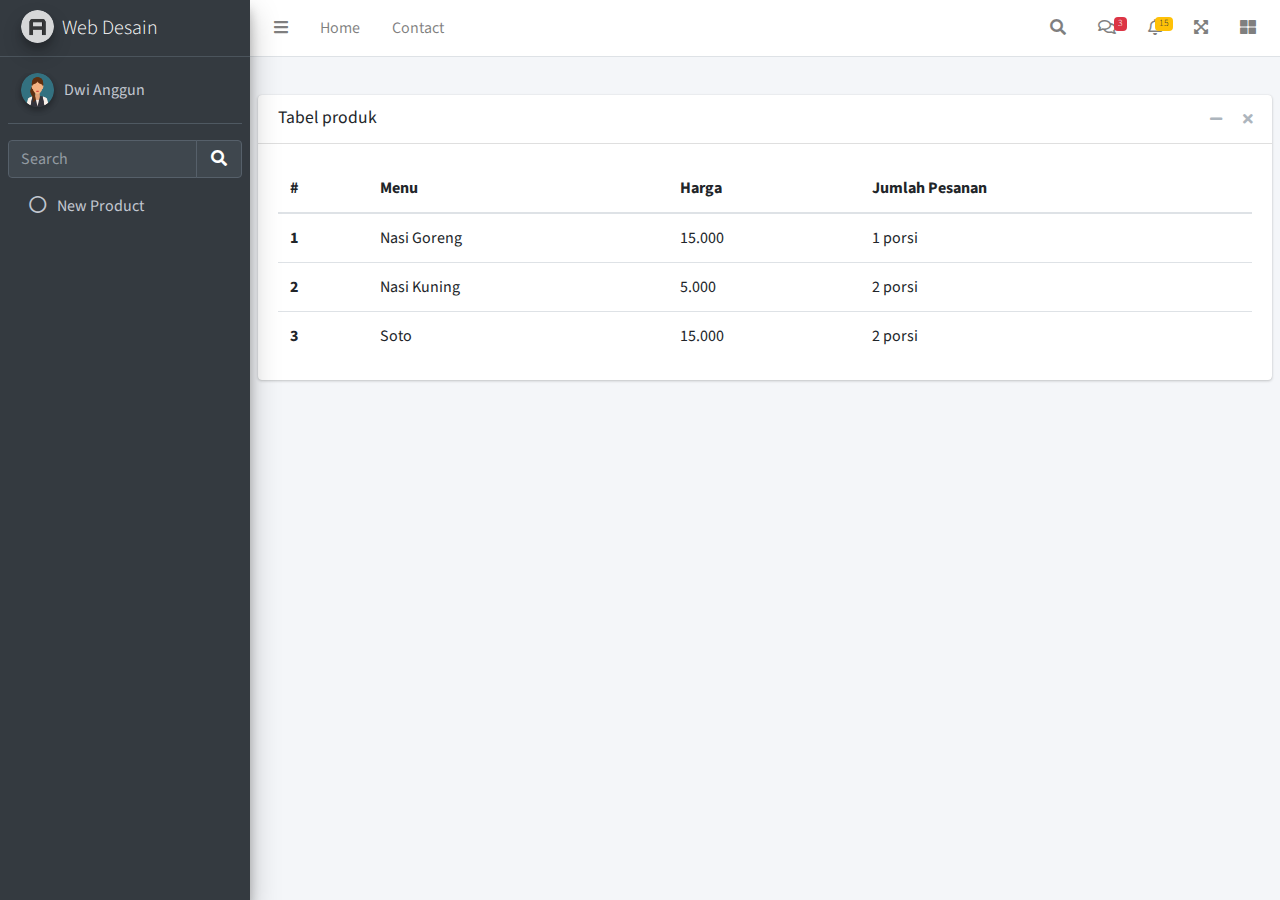
<file: dashboard.html>
<!DOCTYPE html>
<html lang="en">
<head>
  <meta charset="utf-8">
  <meta name="viewport" content="width=device-width, initial-scale=1">
  <title>Dashboard</title>

  <!-- Google Font: Source Sans Pro -->
  <link rel="stylesheet" href="https://fonts.googleapis.com/css?family=Source+Sans+Pro:300,400,400i,700&display=fallback">
  <!-- Font Awesome -->
  <link rel="stylesheet" href="adminlta/plugins/fontawesome-free/css/all.min.css">
  <!-- Theme style -->
  <link rel="stylesheet" href="adminlta/dist/css/adminlte.min.css">
</head>
<body class="hold-transition sidebar-mini">
<!-- Site wrapper -->
<div class="wrapper">
  <!-- Navbar -->
  <nav class="main-header navbar navbar-expand navbar-white navbar-light">
    <!-- Left navbar links -->
    <ul class="navbar-nav">
      <li class="nav-item">
        <a class="nav-link" data-widget="pushmenu" href="#" role="button"><i class="fas fa-bars"></i></a>
      </li>
      <li class="nav-item d-none d-sm-inline-block">
        <a href="../../index3.html" class="nav-link">Home</a>
      </li>
      <li class="nav-item d-none d-sm-inline-block">
        <a href="#" class="nav-link">Contact</a>
      </li>
    </ul>

    <!-- Right navbar links -->
    <ul class="navbar-nav ml-auto">
      <!-- Navbar Search -->
      <li class="nav-item">
        <a class="nav-link" data-widget="navbar-search" href="#" role="button">
          <i class="fas fa-search"></i>
        </a>
        <div class="navbar-search-block">
          <form class="form-inline">
            <div class="input-group input-group-sm">
              <input class="form-control form-control-navbar" type="search" placeholder="Search" aria-label="Search">
              <div class="input-group-append">
                <button class="btn btn-navbar" type="submit">
                  <i class="fas fa-search"></i>
                </button>
                <button class="btn btn-navbar" type="button" data-widget="navbar-search">
                  <i class="fas fa-times"></i>
                </button>
              </div>
            </div>
          </form>
        </div>
      </li>

      <!-- Messages Dropdown Menu -->
      <li class="nav-item dropdown">
        <a class="nav-link" data-toggle="dropdown" href="#">
          <i class="far fa-comments"></i>
          <span class="badge badge-danger navbar-badge">3</span>
        </a>
        <div class="dropdown-menu dropdown-menu-lg dropdown-menu-right">
          <a href="#" class="dropdown-item">
            <!-- Message Start -->
            <div class="media">
              <img src="adminlta/dist/img/user1-128x128.jpg" alt="User Avatar" class="img-size-50 mr-3 img-circle">
              <div class="media-body">
                <h3 class="dropdown-item-title">
                  Brad Diesel
                  <span class="float-right text-sm text-danger"><i class="fas fa-star"></i></span>
                </h3>
                <p class="text-sm">Call me whenever you can...</p>
                <p class="text-sm text-muted"><i class="far fa-clock mr-1"></i> 4 Hours Ago</p>
              </div>
            </div>
            <div class="media">
              <img src="adminlta/dist/img/user3-128x128.jpg" alt="User Avatar" class="img-size-50 img-circle mr-3">
              <div class="media-body">
                <h3 class="dropdown-item-title">
                  Nora Silvester
                  <span class="float-right text-sm text-warning"><i class="fas fa-star"></i></span>
                </h3>
                <p class="text-sm">The subject goes here</p>
                <p class="text-sm text-muted"><i class="far fa-clock mr-1"></i> 4 Hours Ago</p>
              </div>
            </div>
            <!-- Message End -->
          </a>
          <div class="dropdown-divider"></div>
          <a href="#" class="dropdown-item dropdown-footer">See All Messages</a>
        </div>
      </li>
      <!-- Notifications Dropdown Menu -->
      <li class="nav-item dropdown">
        <a class="nav-link" data-toggle="dropdown" href="#">
          <i class="far fa-bell"></i>
          <span class="badge badge-warning navbar-badge">15</span>
        </a>
        <div class="dropdown-menu dropdown-menu-lg dropdown-menu-right">
          <span class="dropdown-item dropdown-header">15 Notifications</span>
          <div class="dropdown-divider"></div>
          <a href="#" class="dropdown-item">
            <i class="fas fa-envelope mr-2"></i> 4 new messages
            <span class="float-right text-muted text-sm">3 mins</span>
          </a>
          <div class="dropdown-divider"></div>
          <a href="#" class="dropdown-item">
            <i class="fas fa-users mr-2"></i> 8 friend requests
            <span class="float-right text-muted text-sm">12 hours</span>
          </a>
          <div class="dropdown-divider"></div>
          <a href="#" class="dropdown-item">
            <i class="fas fa-file mr-2"></i> 3 new reports
            <span class="float-right text-muted text-sm">2 days</span>
          </a>
          <div class="dropdown-divider"></div>
          <a href="#" class="dropdown-item dropdown-footer">See All Notifications</a>
        </div>
      </li>
      <li class="nav-item">
        <a class="nav-link" data-widget="fullscreen" href="#" role="button">
          <i class="fas fa-expand-arrows-alt"></i>
        </a>
      </li>
      <li class="nav-item">
        <a class="nav-link" data-widget="control-sidebar" data-slide="true" href="#" role="button">
          <i class="fas fa-th-large"></i>
        </a>
      </li>
    </ul>
  </nav>
  <!-- /.navbar -->

  <!-- Main Sidebar Container -->
  <aside class="main-sidebar sidebar-dark-primary elevation-4">
    <!-- Brand Logo -->
    <a href="../../index3.html" class="brand-link">
      <img src="adminlta/dist/img/AdminLTELogo.png" alt="AdminLTE Logo" class="brand-image img-circle elevation-3" style="opacity: .8">
      <span class="brand-text font-weight-light">Web Desain</span>
    </a>

    <!-- Sidebar -->
    <div class="sidebar">
      <!-- Sidebar user (optional) -->
      <div class="user-panel mt-3 pb-3 mb-3 d-flex">
        <div class="image">
          <img src="img/user.png" class="img-circle elevation-2" alt="User Image">
        </div>
        <div class="info">
          <a href="#" class="d-block">Dwi Anggun</a>
        </div>
      </div>

      <!-- SidebarSearch Form -->
      <div class="form-inline">
        <div class="input-group" data-widget="sidebar-search">
          <input class="form-control form-control-sidebar" type="search" placeholder="Search" aria-label="Search">
          <div class="input-group-append">
            <button class="btn btn-sidebar">
              <i class="fas fa-search fa-fw"></i>
            </button>
          </div>
        </div>
      </div>

      <!-- Sidebar Menu -->
      <nav class="mt-2">
        <ul class="nav nav-pills nav-sidebar flex-column" data-widget="treeview" role="menu" data-accordion="false">
          <!-- Add icons to the links using the .nav-icon class
               with font-awesome or any other icon font library -->
              <li class="nav-item">
                <a href="newproduct.html" class="nav-link">
                  <i class="far fa-circle nav-icon"></i>
                  <p>New Product</p>
                </a>
              </li>
            </ul>
          </li>
        </ul>
      </nav>
  </aside>

  <!-- Content Wrapper. Contains page content -->
  <div class="content-wrapper">
    <!-- Content Header (Page header) -->
    <section class="content-header">
      <div class="container-fluid">
        <div class="row mb-2">
        </div>
      </div><!-- /.container-fluid -->
    </section>

    <!-- Main content -->
    <section class="content">

      <!-- Default box -->
      <div class="card">
        <div class="card-header">
          <h3 class="card-title">Tabel produk</h3>
          <div class="card-tools">
            <button type="button" class="btn btn-tool" data-card-widget="collapse" title="Collapse">
              <i class="fas fa-minus"></i>
            </button>
            <button type="button" class="btn btn-tool" data-card-widget="remove" title="Remove">
              <i class="fas fa-times"></i>
            </button>
          </div>
        </div>
        <!-- /.card-header -->
        <div class="card-body">
          <table class="table">
            <thead>
              <tr>
                <th scope="col">#</th>
                <th scope="col">Menu</th>
                <th scope="col">Harga</th>
                <th scope="col">Jumlah Pesanan</th>
              </tr>
            </thead>
            <tbody>
              <tr>
                <th scope="row">1</th>
                <td>Nasi Goreng</td>
                <td>15.000</td>
                <td>1 porsi</td>
              </tr>
              <tr>
                <th scope="row">2</th>
                <td>Nasi Kuning</td>
                <td>5.000</td>
                <td>2 porsi</td>
              </tr>
              <tr>
                <th scope="row">3</th>
                <td>Soto</td>
                <td>15.000</td>
                <td>2 porsi</td>
              </tr>
            </tbody>
          </table>
        </div>
        <!-- /.card-body -->
      </div>
      <!-- /.card -->
      

    </section>
    <!-- /.content -->
  </div>
  <!-- /.content-wrapper -->

  <!-- Control Sidebar -->
  <aside class="control-sidebar control-sidebar-dark">
    <!-- Control sidebar content goes here -->
  </aside>
  <!-- /.control-sidebar -->
</div>
<!-- ./wrapper -->

<!-- jQuery -->
<script src="adminlta/plugins/jquery/jquery.min.js"></script>
<!-- Bootstrap 4 -->
<script src="adminlta/plugins/bootstrap/js/bootstrap.bundle.min.js"></script>
<!-- AdminLTE App -->
<script src="adminlta/dist/js/adminlte.min.js"></script>
<!-- AdminLTE for demo purposes -->
<script src="adminlta/dist/js/demo.js"></script>
</body>
</html>
</file>
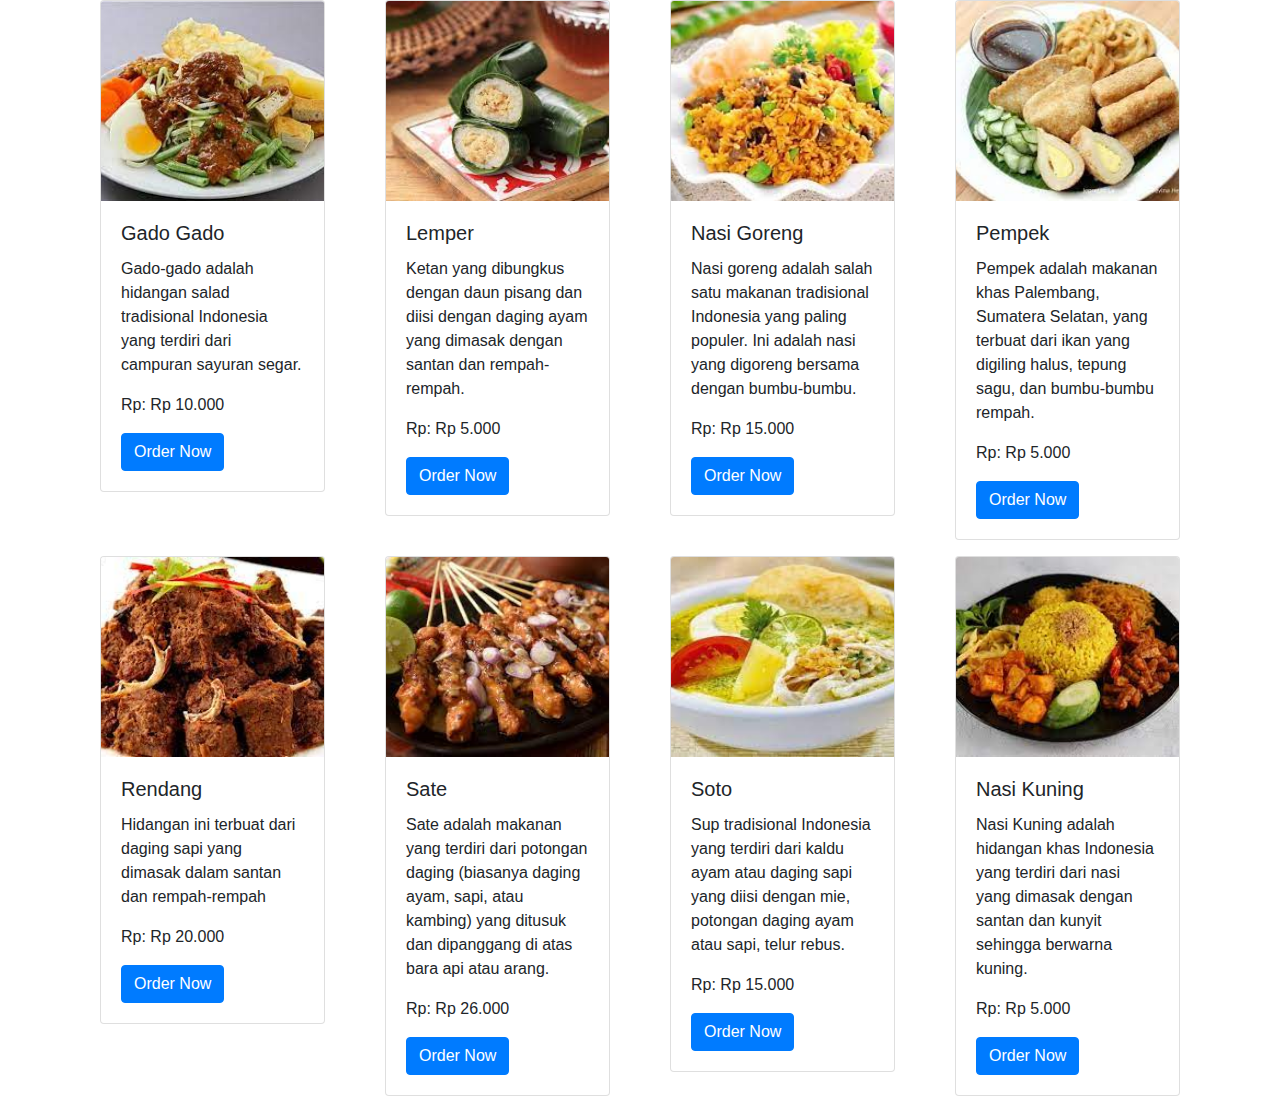
<file: newproduct.html>
<!DOCTYPE html>
<html lang="en">
<head>
  <meta charset="UTF-8">
  <meta name="viewport" content="width=device-width, initial-scale=1.0">
  <title>Makanan Tradisional</title>
  <link rel="stylesheet" href="https://stackpath.bootstrapcdn.com/bootstrap/4.5.2/css/bootstrap.min.css">
  <style>
    .card-img-top {
      width: 100%;
      height: 200px;
      object-fit: cover;
    }
  </style>
</head>
<body>
  <div class="container">
    <div class="row card-deck">
      <!-- Card 1 -->
      <div class="col-md-3 mb-3">
        <div class="card">
          <img src="img/gadogado.jpg" class="card-img-top" alt="Gado Gado">
          <div class="card-body">
            <h5 class="card-title">Gado Gado</h5>
            <p class="card-text">Gado-gado adalah hidangan salad tradisional Indonesia yang terdiri dari campuran sayuran segar.</p>
            <p class="card-text">Rp: Rp 10.000</p>
            <a href="#" class="btn btn-primary">Order Now</a>
          </div>
        </div>
      </div>
      
      <!-- Card 2 -->
      <div class="col-md-3 mb-3">
        <div class="card">
          <img src="img/lemper.jpg" class="card-img-top" alt="Lemper">
          <div class="card-body">
            <h5 class="card-title">Lemper</h5>
            <p class="card-text">Ketan yang dibungkus dengan daun pisang dan diisi dengan daging ayam yang dimasak dengan santan dan rempah-rempah.</p>
            <p class="card-text">Rp: Rp 5.000</p>
            <a href="#" class="btn btn-primary">Order Now</a>
          </div>
        </div>
      </div>
      
      <!-- Card 3 -->
      <div class="col-md-3 mb-3">
        <div class="card">
          <img src="img/nasgor.jpg" class="card-img-top" alt="Nasi Goreng">
          <div class="card-body">
            <h5 class="card-title">Nasi Goreng</h5>
            <p class="card-text">Nasi goreng adalah salah satu makanan tradisional Indonesia yang paling populer. Ini adalah nasi yang digoreng bersama dengan bumbu-bumbu.</p>
            <p class="card-text">Rp: Rp 15.000</p>
            <a href="#" class="btn btn-primary">Order Now</a>
          </div>
        </div>
      </div>
      
      <!-- Card 4 -->
      <div class="col-md-3 mb-3">
        <div class="card">
          <img src="img/pempek.jpg" class="card-img-top" alt="Pempek">
          <div class="card-body">
            <h5 class="card-title">Pempek</h5>
            <p class="card-text">Pempek adalah makanan khas Palembang, Sumatera Selatan, yang terbuat dari ikan yang digiling halus, tepung sagu, dan bumbu-bumbu rempah.</p>
            <p class="card-text">Rp: Rp 5.000</p>
            <a href="#" class="btn btn-primary">Order Now</a>
          </div>
        </div>
      </div>
      
      <!-- Card 5 -->
      <div class="col-md-3 mb-3">
        <div class="card">
          <img src="img/rendang.jpg" class="card-img-top" alt="Rendang">
          <div class="card-body">
            <h5 class="card-title">Rendang</h5>
            <p class="card-text">Hidangan ini terbuat dari daging sapi yang dimasak dalam santan dan rempah-rempah</p>
            <p class="card-text">Rp: Rp 20.000</p>
            <a href="#" class="btn btn-primary">Order Now</a>
          </div>
        </div>
      </div>
      
      <!-- Card 6 -->
      <div class="col-md-3 mb-3">
        <div class="card">
          <img src="img/sate.jpg" class="card-img-top" alt="Sate">
          <div class="card-body">
            <h5 class="card-title">Sate</h5>
            <p class="card-text">Sate adalah makanan yang terdiri dari potongan daging (biasanya daging ayam, sapi, atau kambing) yang ditusuk dan dipanggang di atas bara api atau arang.</p>
            <p class="card-text">Rp: Rp 26.000</p>
            <a href="#" class="btn btn-primary">Order Now</a>
          </div>
        </div>
      </div>
      
      <!-- Card 7 -->
      <div class="col-md-3 mb-3">
        <div class="card">
          <img src="img/sotoo.jpg" class="card-img-top" alt="Soto">
          <div class="card-body">
            <h5 class="card-title">Soto</h5>
            <p class="card-text">Sup tradisional Indonesia yang terdiri dari kaldu ayam atau daging sapi yang diisi dengan mie, potongan daging ayam atau sapi, telur rebus.</p>
            <p class="card-text">Rp: Rp 15.000</p>
            <a href="#" class="btn btn-primary">Order Now</a>
          </div>
        </div>
      </div>
      
      <!-- Card 8 -->
      <div class="col-md-3 mb-3">
        <div class="card">
          <img src="img/naskun.jpg" class="card-img-top" alt="Nasi Kuning">
          <div class="card-body">
            <h5 class="card-title">Nasi Kuning</h5>
            <p class="card-text">Nasi Kuning adalah hidangan khas Indonesia yang terdiri dari nasi yang dimasak dengan santan dan kunyit sehingga berwarna kuning.</p>
            <p class="card-text">Rp: Rp 5.000</p>
            <a href="#" class="btn btn-primary">Order Now</a>
          </div>
        </div>
      </div>
    </div>
  </div>
  <script src="https://code.jquery.com/jquery-3.5.1.slim.min.js"></script>
  <script src="https://cdn.jsdelivr.net/npm/@popperjs/core@2.5.4/dist/umd/popper.min.js"></script>
  <script src="https://stackpath.bootstrapcdn.com/bootstrap/4.5.2/js/bootstrap.min.js"></script>
</body>
</html>
</file>
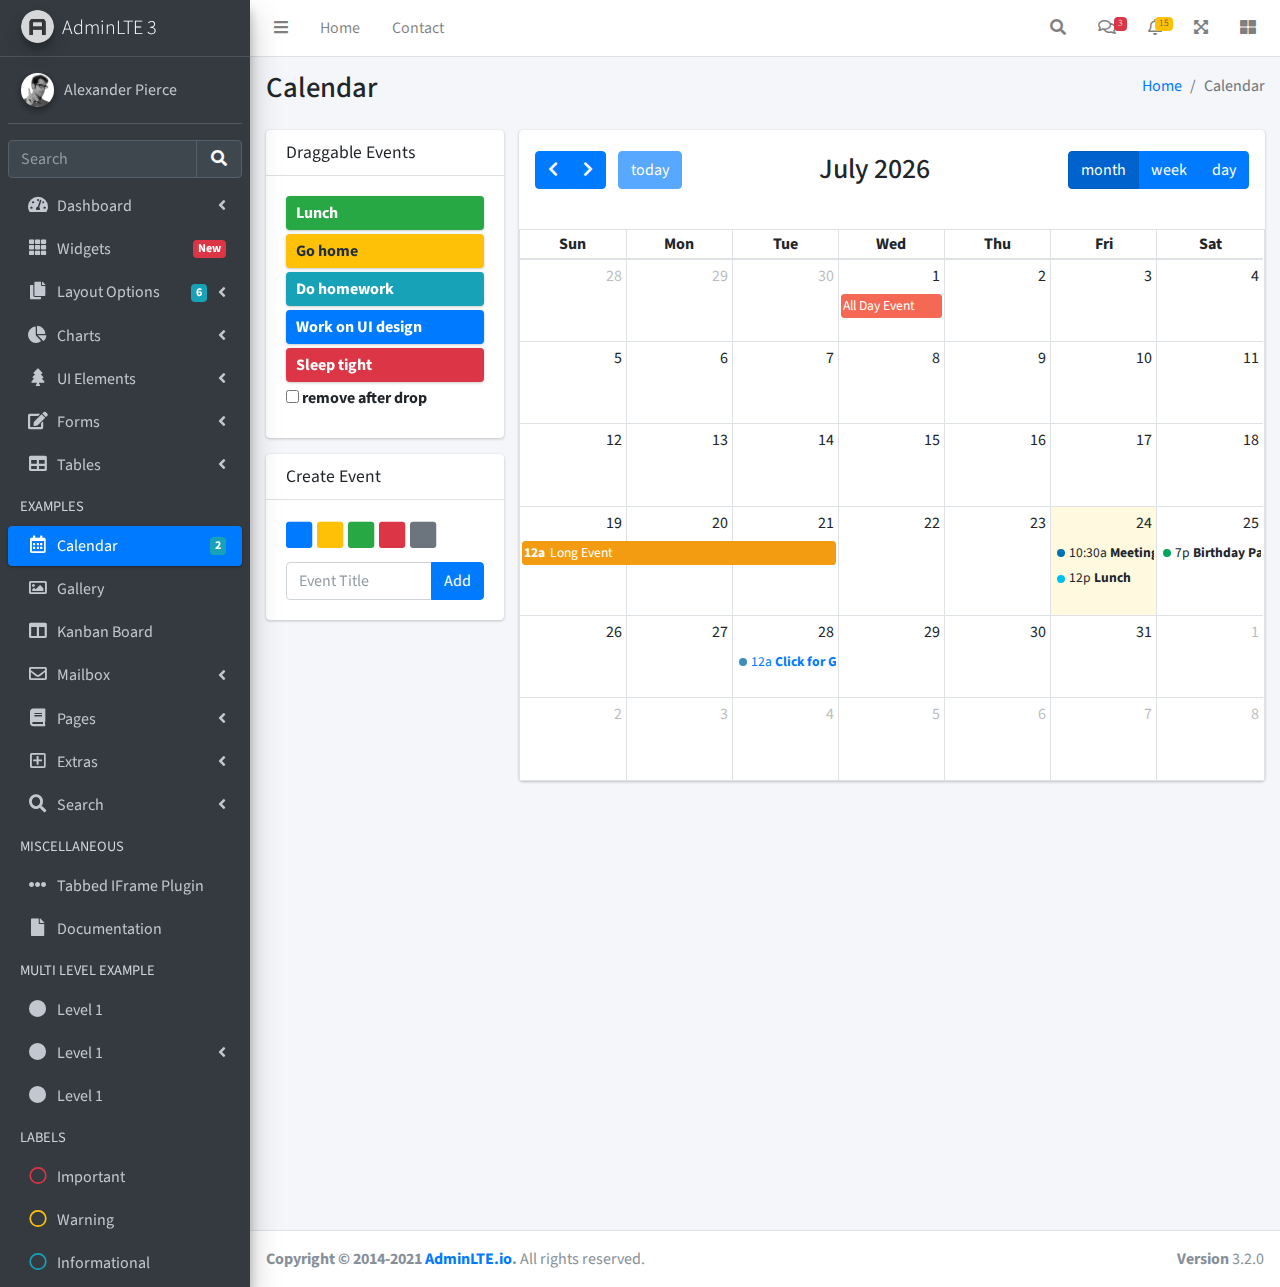
<file: adminlta/pages/calendar.html>
<!DOCTYPE html>
<html lang="en">
<head>
  <meta charset="utf-8">
  <meta name="viewport" content="width=device-width, initial-scale=1">
  <title>AdminLTE 3 | Calendar</title>

  <!-- Google Font: Source Sans Pro -->
  <link rel="stylesheet" href="https://fonts.googleapis.com/css?family=Source+Sans+Pro:300,400,400i,700&display=fallback">
  <!-- Font Awesome -->
  <link rel="stylesheet" href="../plugins/fontawesome-free/css/all.min.css">
  <!-- fullCalendar -->
  <link rel="stylesheet" href="../plugins/fullcalendar/main.css">
  <!-- Theme style -->
  <link rel="stylesheet" href="../dist/css/adminlte.min.css">
</head>
<body class="hold-transition sidebar-mini">
<div class="wrapper">
  <!-- Navbar -->
  <nav class="main-header navbar navbar-expand navbar-white navbar-light">
    <!-- Left navbar links -->
    <ul class="navbar-nav">
      <li class="nav-item">
        <a class="nav-link" data-widget="pushmenu" href="#" role="button"><i class="fas fa-bars"></i></a>
      </li>
      <li class="nav-item d-none d-sm-inline-block">
        <a href="../index3.html" class="nav-link">Home</a>
      </li>
      <li class="nav-item d-none d-sm-inline-block">
        <a href="#" class="nav-link">Contact</a>
      </li>
    </ul>

    <!-- Right navbar links -->
    <ul class="navbar-nav ml-auto">
      <!-- Navbar Search -->
      <li class="nav-item">
        <a class="nav-link" data-widget="navbar-search" href="#" role="button">
          <i class="fas fa-search"></i>
        </a>
        <div class="navbar-search-block">
          <form class="form-inline">
            <div class="input-group input-group-sm">
              <input class="form-control form-control-navbar" type="search" placeholder="Search" aria-label="Search">
              <div class="input-group-append">
                <button class="btn btn-navbar" type="submit">
                  <i class="fas fa-search"></i>
                </button>
                <button class="btn btn-navbar" type="button" data-widget="navbar-search">
                  <i class="fas fa-times"></i>
                </button>
              </div>
            </div>
          </form>
        </div>
      </li>

      <!-- Messages Dropdown Menu -->
      <li class="nav-item dropdown">
        <a class="nav-link" data-toggle="dropdown" href="#">
          <i class="far fa-comments"></i>
          <span class="badge badge-danger navbar-badge">3</span>
        </a>
        <div class="dropdown-menu dropdown-menu-lg dropdown-menu-right">
          <a href="#" class="dropdown-item">
            <!-- Message Start -->
            <div class="media">
              <img src="../dist/img/user1-128x128.jpg" alt="User Avatar" class="img-size-50 mr-3 img-circle">
              <div class="media-body">
                <h3 class="dropdown-item-title">
                  Brad Diesel
                  <span class="float-right text-sm text-danger"><i class="fas fa-star"></i></span>
                </h3>
                <p class="text-sm">Call me whenever you can...</p>
                <p class="text-sm text-muted"><i class="far fa-clock mr-1"></i> 4 Hours Ago</p>
              </div>
            </div>
            <!-- Message End -->
          </a>
          <div class="dropdown-divider"></div>
          <a href="#" class="dropdown-item">
            <!-- Message Start -->
            <div class="media">
              <img src="../dist/img/user8-128x128.jpg" alt="User Avatar" class="img-size-50 img-circle mr-3">
              <div class="media-body">
                <h3 class="dropdown-item-title">
                  John Pierce
                  <span class="float-right text-sm text-muted"><i class="fas fa-star"></i></span>
                </h3>
                <p class="text-sm">I got your message bro</p>
                <p class="text-sm text-muted"><i class="far fa-clock mr-1"></i> 4 Hours Ago</p>
              </div>
            </div>
            <!-- Message End -->
          </a>
          <div class="dropdown-divider"></div>
          <a href="#" class="dropdown-item">
            <!-- Message Start -->
            <div class="media">
              <img src="../dist/img/user3-128x128.jpg" alt="User Avatar" class="img-size-50 img-circle mr-3">
              <div class="media-body">
                <h3 class="dropdown-item-title">
                  Nora Silvester
                  <span class="float-right text-sm text-warning"><i class="fas fa-star"></i></span>
                </h3>
                <p class="text-sm">The subject goes here</p>
                <p class="text-sm text-muted"><i class="far fa-clock mr-1"></i> 4 Hours Ago</p>
              </div>
            </div>
            <!-- Message End -->
          </a>
          <div class="dropdown-divider"></div>
          <a href="#" class="dropdown-item dropdown-footer">See All Messages</a>
        </div>
      </li>
      <!-- Notifications Dropdown Menu -->
      <li class="nav-item dropdown">
        <a class="nav-link" data-toggle="dropdown" href="#">
          <i class="far fa-bell"></i>
          <span class="badge badge-warning navbar-badge">15</span>
        </a>
        <div class="dropdown-menu dropdown-menu-lg dropdown-menu-right">
          <span class="dropdown-item dropdown-header">15 Notifications</span>
          <div class="dropdown-divider"></div>
          <a href="#" class="dropdown-item">
            <i class="fas fa-envelope mr-2"></i> 4 new messages
            <span class="float-right text-muted text-sm">3 mins</span>
          </a>
          <div class="dropdown-divider"></div>
          <a href="#" class="dropdown-item">
            <i class="fas fa-users mr-2"></i> 8 friend requests
            <span class="float-right text-muted text-sm">12 hours</span>
          </a>
          <div class="dropdown-divider"></div>
          <a href="#" class="dropdown-item">
            <i class="fas fa-file mr-2"></i> 3 new reports
            <span class="float-right text-muted text-sm">2 days</span>
          </a>
          <div class="dropdown-divider"></div>
          <a href="#" class="dropdown-item dropdown-footer">See All Notifications</a>
        </div>
      </li>
      <li class="nav-item">
        <a class="nav-link" data-widget="fullscreen" href="#" role="button">
          <i class="fas fa-expand-arrows-alt"></i>
        </a>
      </li>
      <li class="nav-item">
        <a class="nav-link" data-widget="control-sidebar" data-slide="true" href="#" role="button">
          <i class="fas fa-th-large"></i>
        </a>
      </li>
    </ul>
  </nav>
  <!-- /.navbar -->

  <!-- Main Sidebar Container -->
  <aside class="main-sidebar sidebar-dark-primary elevation-4">
    <!-- Brand Logo -->
    <a href="../index3.html" class="brand-link">
      <img src="../dist/img/AdminLTELogo.png" alt="AdminLTE Logo" class="brand-image img-circle elevation-3" style="opacity: .8">
      <span class="brand-text font-weight-light">AdminLTE 3</span>
    </a>

    <!-- Sidebar -->
    <div class="sidebar">
      <!-- Sidebar user panel (optional) -->
      <div class="user-panel mt-3 pb-3 mb-3 d-flex">
        <div class="image">
          <img src="../dist/img/user2-160x160.jpg" class="img-circle elevation-2" alt="User Image">
        </div>
        <div class="info">
          <a href="#" class="d-block">Alexander Pierce</a>
        </div>
      </div>

      <!-- SidebarSearch Form -->
      <div class="form-inline">
        <div class="input-group" data-widget="sidebar-search">
          <input class="form-control form-control-sidebar" type="search" placeholder="Search" aria-label="Search">
          <div class="input-group-append">
            <button class="btn btn-sidebar">
              <i class="fas fa-search fa-fw"></i>
            </button>
          </div>
        </div>
      </div>

      <!-- Sidebar Menu -->
      <nav class="mt-2">
        <ul class="nav nav-pills nav-sidebar flex-column" data-widget="treeview" role="menu" data-accordion="false">
          <!-- Add icons to the links using the .nav-icon class
               with font-awesome or any other icon font library -->
          <li class="nav-item">
            <a href="#" class="nav-link">
              <i class="nav-icon fas fa-tachometer-alt"></i>
              <p>
                Dashboard
                <i class="right fas fa-angle-left"></i>
              </p>
            </a>
            <ul class="nav nav-treeview">
              <li class="nav-item">
                <a href="../index.html" class="nav-link">
                  <i class="far fa-circle nav-icon"></i>
                  <p>Dashboard v1</p>
                </a>
              </li>
              <li class="nav-item">
                <a href="../index2.html" class="nav-link">
                  <i class="far fa-circle nav-icon"></i>
                  <p>Dashboard v2</p>
                </a>
              </li>
              <li class="nav-item">
                <a href="../index3.html" class="nav-link">
                  <i class="far fa-circle nav-icon"></i>
                  <p>Dashboard v3</p>
                </a>
              </li>
            </ul>
          </li>
          <li class="nav-item">
            <a href="widgets.html" class="nav-link">
              <i class="nav-icon fas fa-th"></i>
              <p>
                Widgets
                <span class="right badge badge-danger">New</span>
              </p>
            </a>
          </li>
          <li class="nav-item">
            <a href="#" class="nav-link">
              <i class="nav-icon fas fa-copy"></i>
              <p>
                Layout Options
                <i class="fas fa-angle-left right"></i>
                <span class="badge badge-info right">6</span>
              </p>
            </a>
            <ul class="nav nav-treeview">
              <li class="nav-item">
                <a href="layout/top-nav.html" class="nav-link">
                  <i class="far fa-circle nav-icon"></i>
                  <p>Top Navigation</p>
                </a>
              </li>
              <li class="nav-item">
                <a href="layout/top-nav-sidebar.html" class="nav-link">
                  <i class="far fa-circle nav-icon"></i>
                  <p>Top Navigation + Sidebar</p>
                </a>
              </li>
              <li class="nav-item">
                <a href="layout/boxed.html" class="nav-link">
                  <i class="far fa-circle nav-icon"></i>
                  <p>Boxed</p>
                </a>
              </li>
              <li class="nav-item">
                <a href="layout/fixed-sidebar.html" class="nav-link">
                  <i class="far fa-circle nav-icon"></i>
                  <p>Fixed Sidebar</p>
                </a>
              </li>
              <li class="nav-item">
                <a href="layout/fixed-sidebar-custom.html" class="nav-link">
                  <i class="far fa-circle nav-icon"></i>
                  <p>Fixed Sidebar <small>+ Custom Area</small></p>
                </a>
              </li>
              <li class="nav-item">
                <a href="layout/fixed-topnav.html" class="nav-link">
                  <i class="far fa-circle nav-icon"></i>
                  <p>Fixed Navbar</p>
                </a>
              </li>
              <li class="nav-item">
                <a href="layout/fixed-footer.html" class="nav-link">
                  <i class="far fa-circle nav-icon"></i>
                  <p>Fixed Footer</p>
                </a>
              </li>
              <li class="nav-item">
                <a href="layout/collapsed-sidebar.html" class="nav-link">
                  <i class="far fa-circle nav-icon"></i>
                  <p>Collapsed Sidebar</p>
                </a>
              </li>
            </ul>
          </li>
          <li class="nav-item">
            <a href="#" class="nav-link">
              <i class="nav-icon fas fa-chart-pie"></i>
              <p>
                Charts
                <i class="right fas fa-angle-left"></i>
              </p>
            </a>
            <ul class="nav nav-treeview">
              <li class="nav-item">
                <a href="charts/chartjs.html" class="nav-link">
                  <i class="far fa-circle nav-icon"></i>
                  <p>ChartJS</p>
                </a>
              </li>
              <li class="nav-item">
                <a href="charts/flot.html" class="nav-link">
                  <i class="far fa-circle nav-icon"></i>
                  <p>Flot</p>
                </a>
              </li>
              <li class="nav-item">
                <a href="charts/inline.html" class="nav-link">
                  <i class="far fa-circle nav-icon"></i>
                  <p>Inline</p>
                </a>
              </li>
              <li class="nav-item">
                <a href="charts/uplot.html" class="nav-link">
                  <i class="far fa-circle nav-icon"></i>
                  <p>uPlot</p>
                </a>
              </li>
            </ul>
          </li>
          <li class="nav-item">
            <a href="#" class="nav-link">
              <i class="nav-icon fas fa-tree"></i>
              <p>
                UI Elements
                <i class="fas fa-angle-left right"></i>
              </p>
            </a>
            <ul class="nav nav-treeview">
              <li class="nav-item">
                <a href="UI/general.html" class="nav-link">
                  <i class="far fa-circle nav-icon"></i>
                  <p>General</p>
                </a>
              </li>
              <li class="nav-item">
                <a href="UI/icons.html" class="nav-link">
                  <i class="far fa-circle nav-icon"></i>
                  <p>Icons</p>
                </a>
              </li>
              <li class="nav-item">
                <a href="UI/buttons.html" class="nav-link">
                  <i class="far fa-circle nav-icon"></i>
                  <p>Buttons</p>
                </a>
              </li>
              <li class="nav-item">
                <a href="UI/sliders.html" class="nav-link">
                  <i class="far fa-circle nav-icon"></i>
                  <p>Sliders</p>
                </a>
              </li>
              <li class="nav-item">
                <a href="UI/modals.html" class="nav-link">
                  <i class="far fa-circle nav-icon"></i>
                  <p>Modals & Alerts</p>
                </a>
              </li>
              <li class="nav-item">
                <a href="UI/navbar.html" class="nav-link">
                  <i class="far fa-circle nav-icon"></i>
                  <p>Navbar & Tabs</p>
                </a>
              </li>
              <li class="nav-item">
                <a href="UI/timeline.html" class="nav-link">
                  <i class="far fa-circle nav-icon"></i>
                  <p>Timeline</p>
                </a>
              </li>
              <li class="nav-item">
                <a href="UI/ribbons.html" class="nav-link">
                  <i class="far fa-circle nav-icon"></i>
                  <p>Ribbons</p>
                </a>
              </li>
            </ul>
          </li>
          <li class="nav-item">
            <a href="#" class="nav-link">
              <i class="nav-icon fas fa-edit"></i>
              <p>
                Forms
                <i class="fas fa-angle-left right"></i>
              </p>
            </a>
            <ul class="nav nav-treeview">
              <li class="nav-item">
                <a href="forms/general.html" class="nav-link">
                  <i class="far fa-circle nav-icon"></i>
                  <p>General Elements</p>
                </a>
              </li>
              <li class="nav-item">
                <a href="forms/advanced.html" class="nav-link">
                  <i class="far fa-circle nav-icon"></i>
                  <p>Advanced Elements</p>
                </a>
              </li>
              <li class="nav-item">
                <a href="forms/editors.html" class="nav-link">
                  <i class="far fa-circle nav-icon"></i>
                  <p>Editors</p>
                </a>
              </li>
              <li class="nav-item">
                <a href="forms/validation.html" class="nav-link">
                  <i class="far fa-circle nav-icon"></i>
                  <p>Validation</p>
                </a>
              </li>
            </ul>
          </li>
          <li class="nav-item">
            <a href="#" class="nav-link">
              <i class="nav-icon fas fa-table"></i>
              <p>
                Tables
                <i class="fas fa-angle-left right"></i>
              </p>
            </a>
            <ul class="nav nav-treeview">
              <li class="nav-item">
                <a href="tables/simple.html" class="nav-link">
                  <i class="far fa-circle nav-icon"></i>
                  <p>Simple Tables</p>
                </a>
              </li>
              <li class="nav-item">
                <a href="tables/data.html" class="nav-link">
                  <i class="far fa-circle nav-icon"></i>
                  <p>DataTables</p>
                </a>
              </li>
              <li class="nav-item">
                <a href="tables/jsgrid.html" class="nav-link">
                  <i class="far fa-circle nav-icon"></i>
                  <p>jsGrid</p>
                </a>
              </li>
            </ul>
          </li>
          <li class="nav-header">EXAMPLES</li>
          <li class="nav-item">
            <a href="calendar.html" class="nav-link active">
              <i class="nav-icon far fa-calendar-alt"></i>
              <p>
                Calendar
                <span class="badge badge-info right">2</span>
              </p>
            </a>
          </li>
          <li class="nav-item">
            <a href="gallery.html" class="nav-link">
              <i class="nav-icon far fa-image"></i>
              <p>
                Gallery
              </p>
            </a>
          </li>
          <li class="nav-item">
            <a href="kanban.html" class="nav-link">
              <i class="nav-icon fas fa-columns"></i>
              <p>
                Kanban Board
              </p>
            </a>
          </li>
          <li class="nav-item">
            <a href="#" class="nav-link">
              <i class="nav-icon far fa-envelope"></i>
              <p>
                Mailbox
                <i class="fas fa-angle-left right"></i>
              </p>
            </a>
            <ul class="nav nav-treeview">
              <li class="nav-item">
                <a href="mailbox/mailbox.html" class="nav-link">
                  <i class="far fa-circle nav-icon"></i>
                  <p>Inbox</p>
                </a>
              </li>
              <li class="nav-item">
                <a href="mailbox/compose.html" class="nav-link">
                  <i class="far fa-circle nav-icon"></i>
                  <p>Compose</p>
                </a>
              </li>
              <li class="nav-item">
                <a href="mailbox/read-mail.html" class="nav-link">
                  <i class="far fa-circle nav-icon"></i>
                  <p>Read</p>
                </a>
              </li>
            </ul>
          </li>
          <li class="nav-item">
            <a href="#" class="nav-link">
              <i class="nav-icon fas fa-book"></i>
              <p>
                Pages
                <i class="fas fa-angle-left right"></i>
              </p>
            </a>
            <ul class="nav nav-treeview">
              <li class="nav-item">
                <a href="examples/invoice.html" class="nav-link">
                  <i class="far fa-circle nav-icon"></i>
                  <p>Invoice</p>
                </a>
              </li>
              <li class="nav-item">
                <a href="examples/profile.html" class="nav-link">
                  <i class="far fa-circle nav-icon"></i>
                  <p>Profile</p>
                </a>
              </li>
              <li class="nav-item">
                <a href="examples/e-commerce.html" class="nav-link">
                  <i class="far fa-circle nav-icon"></i>
                  <p>E-commerce</p>
                </a>
              </li>
              <li class="nav-item">
                <a href="examples/projects.html" class="nav-link">
                  <i class="far fa-circle nav-icon"></i>
                  <p>Projects</p>
                </a>
              </li>
              <li class="nav-item">
                <a href="examples/project-add.html" class="nav-link">
                  <i class="far fa-circle nav-icon"></i>
                  <p>Project Add</p>
                </a>
              </li>
              <li class="nav-item">
                <a href="examples/project-edit.html" class="nav-link">
                  <i class="far fa-circle nav-icon"></i>
                  <p>Project Edit</p>
                </a>
              </li>
              <li class="nav-item">
                <a href="examples/project-detail.html" class="nav-link">
                  <i class="far fa-circle nav-icon"></i>
                  <p>Project Detail</p>
                </a>
              </li>
              <li class="nav-item">
                <a href="examples/contacts.html" class="nav-link">
                  <i class="far fa-circle nav-icon"></i>
                  <p>Contacts</p>
                </a>
              </li>
              <li class="nav-item">
                <a href="examples/faq.html" class="nav-link">
                  <i class="far fa-circle nav-icon"></i>
                  <p>FAQ</p>
                </a>
              </li>
              <li class="nav-item">
                <a href="examples/contact-us.html" class="nav-link">
                  <i class="far fa-circle nav-icon"></i>
                  <p>Contact us</p>
                </a>
              </li>
            </ul>
          </li>
          <li class="nav-item">
            <a href="#" class="nav-link">
              <i class="nav-icon far fa-plus-square"></i>
              <p>
                Extras
                <i class="fas fa-angle-left right"></i>
              </p>
            </a>
            <ul class="nav nav-treeview">
              <li class="nav-item">
                <a href="#" class="nav-link">
                  <i class="far fa-circle nav-icon"></i>
                  <p>
                    Login & Register v1
                    <i class="fas fa-angle-left right"></i>
                  </p>
                </a>
                <ul class="nav nav-treeview">
                  <li class="nav-item">
                    <a href="examples/login.html" class="nav-link">
                      <i class="far fa-circle nav-icon"></i>
                      <p>Login v1</p>
                    </a>
                  </li>
                  <li class="nav-item">
                    <a href="examples/register.html" class="nav-link">
                      <i class="far fa-circle nav-icon"></i>
                      <p>Register v1</p>
                    </a>
                  </li>
                  <li class="nav-item">
                    <a href="examples/forgot-password.html" class="nav-link">
                      <i class="far fa-circle nav-icon"></i>
                      <p>Forgot Password v1</p>
                    </a>
                  </li>
                  <li class="nav-item">
                    <a href="examples/recover-password.html" class="nav-link">
                      <i class="far fa-circle nav-icon"></i>
                      <p>Recover Password v1</p>
                    </a>
                  </li>
                </ul>
              </li>
              <li class="nav-item">
                <a href="#" class="nav-link">
                  <i class="far fa-circle nav-icon"></i>
                  <p>
                    Login & Register v2
                    <i class="fas fa-angle-left right"></i>
                  </p>
                </a>
                <ul class="nav nav-treeview">
                  <li class="nav-item">
                    <a href="examples/login-v2.html" class="nav-link">
                      <i class="far fa-circle nav-icon"></i>
                      <p>Login v2</p>
                    </a>
                  </li>
                  <li class="nav-item">
                    <a href="examples/register-v2.html" class="nav-link">
                      <i class="far fa-circle nav-icon"></i>
                      <p>Register v2</p>
                    </a>
                  </li>
                  <li class="nav-item">
                    <a href="examples/forgot-password-v2.html" class="nav-link">
                      <i class="far fa-circle nav-icon"></i>
                      <p>Forgot Password v2</p>
                    </a>
                  </li>
                  <li class="nav-item">
                    <a href="examples/recover-password-v2.html" class="nav-link">
                      <i class="far fa-circle nav-icon"></i>
                      <p>Recover Password v2</p>
                    </a>
                  </li>
                </ul>
              </li>
              <li class="nav-item">
                <a href="examples/lockscreen.html" class="nav-link">
                  <i class="far fa-circle nav-icon"></i>
                  <p>Lockscreen</p>
                </a>
              </li>
              <li class="nav-item">
                <a href="examples/legacy-user-menu.html" class="nav-link">
                  <i class="far fa-circle nav-icon"></i>
                  <p>Legacy User Menu</p>
                </a>
              </li>
              <li class="nav-item">
                <a href="examples/language-menu.html" class="nav-link">
                  <i class="far fa-circle nav-icon"></i>
                  <p>Language Menu</p>
                </a>
              </li>
              <li class="nav-item">
                <a href="examples/404.html" class="nav-link">
                  <i class="far fa-circle nav-icon"></i>
                  <p>Error 404</p>
                </a>
              </li>
              <li class="nav-item">
                <a href="examples/500.html" class="nav-link">
                  <i class="far fa-circle nav-icon"></i>
                  <p>Error 500</p>
                </a>
              </li>
              <li class="nav-item">
                <a href="examples/pace.html" class="nav-link">
                  <i class="far fa-circle nav-icon"></i>
                  <p>Pace</p>
                </a>
              </li>
              <li class="nav-item">
                <a href="examples/blank.html" class="nav-link">
                  <i class="far fa-circle nav-icon"></i>
                  <p>Blank Page</p>
                </a>
              </li>
              <li class="nav-item">
                <a href="../starter.html" class="nav-link">
                  <i class="far fa-circle nav-icon"></i>
                  <p>Starter Page</p>
                </a>
              </li>
            </ul>
          </li>
          <li class="nav-item">
            <a href="#" class="nav-link">
              <i class="nav-icon fas fa-search"></i>
              <p>
                Search
                <i class="fas fa-angle-left right"></i>
              </p>
            </a>
            <ul class="nav nav-treeview">
              <li class="nav-item">
                <a href="search/simple.html" class="nav-link">
                  <i class="far fa-circle nav-icon"></i>
                  <p>Simple Search</p>
                </a>
              </li>
              <li class="nav-item">
                <a href="search/enhanced.html" class="nav-link">
                  <i class="far fa-circle nav-icon"></i>
                  <p>Enhanced</p>
                </a>
              </li>
            </ul>
          </li>
          <li class="nav-header">MISCELLANEOUS</li>
          <li class="nav-item">
            <a href="../iframe.html" class="nav-link">
              <i class="nav-icon fas fa-ellipsis-h"></i>
              <p>Tabbed IFrame Plugin</p>
            </a>
          </li>
          <li class="nav-item">
            <a href="https://adminlte.io/docs/3.1/" class="nav-link">
              <i class="nav-icon fas fa-file"></i>
              <p>Documentation</p>
            </a>
          </li>
          <li class="nav-header">MULTI LEVEL EXAMPLE</li>
          <li class="nav-item">
            <a href="#" class="nav-link">
              <i class="fas fa-circle nav-icon"></i>
              <p>Level 1</p>
            </a>
          </li>
          <li class="nav-item">
            <a href="#" class="nav-link">
              <i class="nav-icon fas fa-circle"></i>
              <p>
                Level 1
                <i class="right fas fa-angle-left"></i>
              </p>
            </a>
            <ul class="nav nav-treeview">
              <li class="nav-item">
                <a href="#" class="nav-link">
                  <i class="far fa-circle nav-icon"></i>
                  <p>Level 2</p>
                </a>
              </li>
              <li class="nav-item">
                <a href="#" class="nav-link">
                  <i class="far fa-circle nav-icon"></i>
                  <p>
                    Level 2
                    <i class="right fas fa-angle-left"></i>
                  </p>
                </a>
                <ul class="nav nav-treeview">
                  <li class="nav-item">
                    <a href="#" class="nav-link">
                      <i class="far fa-dot-circle nav-icon"></i>
                      <p>Level 3</p>
                    </a>
                  </li>
                  <li class="nav-item">
                    <a href="#" class="nav-link">
                      <i class="far fa-dot-circle nav-icon"></i>
                      <p>Level 3</p>
                    </a>
                  </li>
                  <li class="nav-item">
                    <a href="#" class="nav-link">
                      <i class="far fa-dot-circle nav-icon"></i>
                      <p>Level 3</p>
                    </a>
                  </li>
                </ul>
              </li>
              <li class="nav-item">
                <a href="#" class="nav-link">
                  <i class="far fa-circle nav-icon"></i>
                  <p>Level 2</p>
                </a>
              </li>
            </ul>
          </li>
          <li class="nav-item">
            <a href="#" class="nav-link">
              <i class="fas fa-circle nav-icon"></i>
              <p>Level 1</p>
            </a>
          </li>
          <li class="nav-header">LABELS</li>
          <li class="nav-item">
            <a href="#" class="nav-link">
              <i class="nav-icon far fa-circle text-danger"></i>
              <p class="text">Important</p>
            </a>
          </li>
          <li class="nav-item">
            <a href="#" class="nav-link">
              <i class="nav-icon far fa-circle text-warning"></i>
              <p>Warning</p>
            </a>
          </li>
          <li class="nav-item">
            <a href="#" class="nav-link">
              <i class="nav-icon far fa-circle text-info"></i>
              <p>Informational</p>
            </a>
          </li>
        </ul>
      </nav>
      <!-- /.sidebar-menu -->
    </div>
    <!-- /.sidebar -->
  </aside>

  <!-- Content Wrapper. Contains page content -->
  <div class="content-wrapper">
    <!-- Content Header (Page header) -->
    <section class="content-header">
      <div class="container-fluid">
        <div class="row mb-2">
          <div class="col-sm-6">
            <h1>Calendar</h1>
          </div>
          <div class="col-sm-6">
            <ol class="breadcrumb float-sm-right">
              <li class="breadcrumb-item"><a href="#">Home</a></li>
              <li class="breadcrumb-item active">Calendar</li>
            </ol>
          </div>
        </div>
      </div><!-- /.container-fluid -->
    </section>

    <!-- Main content -->
    <section class="content">
      <div class="container-fluid">
        <div class="row">
          <div class="col-md-3">
            <div class="sticky-top mb-3">
              <div class="card">
                <div class="card-header">
                  <h4 class="card-title">Draggable Events</h4>
                </div>
                <div class="card-body">
                  <!-- the events -->
                  <div id="external-events">
                    <div class="external-event bg-success">Lunch</div>
                    <div class="external-event bg-warning">Go home</div>
                    <div class="external-event bg-info">Do homework</div>
                    <div class="external-event bg-primary">Work on UI design</div>
                    <div class="external-event bg-danger">Sleep tight</div>
                    <div class="checkbox">
                      <label for="drop-remove">
                        <input type="checkbox" id="drop-remove">
                        remove after drop
                      </label>
                    </div>
                  </div>
                </div>
                <!-- /.card-body -->
              </div>
              <!-- /.card -->
              <div class="card">
                <div class="card-header">
                  <h3 class="card-title">Create Event</h3>
                </div>
                <div class="card-body">
                  <div class="btn-group" style="width: 100%; margin-bottom: 10px;">
                    <ul class="fc-color-picker" id="color-chooser">
                      <li><a class="text-primary" href="#"><i class="fas fa-square"></i></a></li>
                      <li><a class="text-warning" href="#"><i class="fas fa-square"></i></a></li>
                      <li><a class="text-success" href="#"><i class="fas fa-square"></i></a></li>
                      <li><a class="text-danger" href="#"><i class="fas fa-square"></i></a></li>
                      <li><a class="text-muted" href="#"><i class="fas fa-square"></i></a></li>
                    </ul>
                  </div>
                  <!-- /btn-group -->
                  <div class="input-group">
                    <input id="new-event" type="text" class="form-control" placeholder="Event Title">

                    <div class="input-group-append">
                      <button id="add-new-event" type="button" class="btn btn-primary">Add</button>
                    </div>
                    <!-- /btn-group -->
                  </div>
                  <!-- /input-group -->
                </div>
              </div>
            </div>
          </div>
          <!-- /.col -->
          <div class="col-md-9">
            <div class="card card-primary">
              <div class="card-body p-0">
                <!-- THE CALENDAR -->
                <div id="calendar"></div>
              </div>
              <!-- /.card-body -->
            </div>
            <!-- /.card -->
          </div>
          <!-- /.col -->
        </div>
        <!-- /.row -->
      </div><!-- /.container-fluid -->
    </section>
    <!-- /.content -->
  </div>
  <!-- /.content-wrapper -->

  <footer class="main-footer">
    <div class="float-right d-none d-sm-block">
      <b>Version</b> 3.2.0
    </div>
    <strong>Copyright &copy; 2014-2021 <a href="https://adminlte.io">AdminLTE.io</a>.</strong> All rights reserved.
  </footer>

  <!-- Control Sidebar -->
  <aside class="control-sidebar control-sidebar-dark">
    <!-- Control sidebar content goes here -->
  </aside>
  <!-- /.control-sidebar -->
</div>
<!-- ./wrapper -->

<!-- jQuery -->
<script src="../plugins/jquery/jquery.min.js"></script>
<!-- Bootstrap -->
<script src="../plugins/bootstrap/js/bootstrap.bundle.min.js"></script>
<!-- jQuery UI -->
<script src="../plugins/jquery-ui/jquery-ui.min.js"></script>
<!-- AdminLTE App -->
<script src="../dist/js/adminlte.min.js"></script>
<!-- fullCalendar 2.2.5 -->
<script src="../plugins/moment/moment.min.js"></script>
<script src="../plugins/fullcalendar/main.js"></script>
<!-- AdminLTE for demo purposes -->
<script src="../dist/js/demo.js"></script>
<!-- Page specific script -->
<script>
  $(function () {

    /* initialize the external events
     -----------------------------------------------------------------*/
    function ini_events(ele) {
      ele.each(function () {

        // create an Event Object (https://fullcalendar.io/docs/event-object)
        // it doesn't need to have a start or end
        var eventObject = {
          title: $.trim($(this).text()) // use the element's text as the event title
        }

        // store the Event Object in the DOM element so we can get to it later
        $(this).data('eventObject', eventObject)

        // make the event draggable using jQuery UI
        $(this).draggable({
          zIndex        : 1070,
          revert        : true, // will cause the event to go back to its
          revertDuration: 0  //  original position after the drag
        })

      })
    }

    ini_events($('#external-events div.external-event'))

    /* initialize the calendar
     -----------------------------------------------------------------*/
    //Date for the calendar events (dummy data)
    var date = new Date()
    var d    = date.getDate(),
        m    = date.getMonth(),
        y    = date.getFullYear()

    var Calendar = FullCalendar.Calendar;
    var Draggable = FullCalendar.Draggable;

    var containerEl = document.getElementById('external-events');
    var checkbox = document.getElementById('drop-remove');
    var calendarEl = document.getElementById('calendar');

    // initialize the external events
    // -----------------------------------------------------------------

    new Draggable(containerEl, {
      itemSelector: '.external-event',
      eventData: function(eventEl) {
        return {
          title: eventEl.innerText,
          backgroundColor: window.getComputedStyle( eventEl ,null).getPropertyValue('background-color'),
          borderColor: window.getComputedStyle( eventEl ,null).getPropertyValue('background-color'),
          textColor: window.getComputedStyle( eventEl ,null).getPropertyValue('color'),
        };
      }
    });

    var calendar = new Calendar(calendarEl, {
      headerToolbar: {
        left  : 'prev,next today',
        center: 'title',
        right : 'dayGridMonth,timeGridWeek,timeGridDay'
      },
      themeSystem: 'bootstrap',
      //Random default events
      events: [
        {
          title          : 'All Day Event',
          start          : new Date(y, m, 1),
          backgroundColor: '#f56954', //red
          borderColor    : '#f56954', //red
          allDay         : true
        },
        {
          title          : 'Long Event',
          start          : new Date(y, m, d - 5),
          end            : new Date(y, m, d - 2),
          backgroundColor: '#f39c12', //yellow
          borderColor    : '#f39c12' //yellow
        },
        {
          title          : 'Meeting',
          start          : new Date(y, m, d, 10, 30),
          allDay         : false,
          backgroundColor: '#0073b7', //Blue
          borderColor    : '#0073b7' //Blue
        },
        {
          title          : 'Lunch',
          start          : new Date(y, m, d, 12, 0),
          end            : new Date(y, m, d, 14, 0),
          allDay         : false,
          backgroundColor: '#00c0ef', //Info (aqua)
          borderColor    : '#00c0ef' //Info (aqua)
        },
        {
          title          : 'Birthday Party',
          start          : new Date(y, m, d + 1, 19, 0),
          end            : new Date(y, m, d + 1, 22, 30),
          allDay         : false,
          backgroundColor: '#00a65a', //Success (green)
          borderColor    : '#00a65a' //Success (green)
        },
        {
          title          : 'Click for Google',
          start          : new Date(y, m, 28),
          end            : new Date(y, m, 29),
          url            : 'https://www.google.com/',
          backgroundColor: '#3c8dbc', //Primary (light-blue)
          borderColor    : '#3c8dbc' //Primary (light-blue)
        }
      ],
      editable  : true,
      droppable : true, // this allows things to be dropped onto the calendar !!!
      drop      : function(info) {
        // is the "remove after drop" checkbox checked?
        if (checkbox.checked) {
          // if so, remove the element from the "Draggable Events" list
          info.draggedEl.parentNode.removeChild(info.draggedEl);
        }
      }
    });

    calendar.render();
    // $('#calendar').fullCalendar()

    /* ADDING EVENTS */
    var currColor = '#3c8dbc' //Red by default
    // Color chooser button
    $('#color-chooser > li > a').click(function (e) {
      e.preventDefault()
      // Save color
      currColor = $(this).css('color')
      // Add color effect to button
      $('#add-new-event').css({
        'background-color': currColor,
        'border-color'    : currColor
      })
    })
    $('#add-new-event').click(function (e) {
      e.preventDefault()
      // Get value and make sure it is not null
      var val = $('#new-event').val()
      if (val.length == 0) {
        return
      }

      // Create events
      var event = $('<div />')
      event.css({
        'background-color': currColor,
        'border-color'    : currColor,
        'color'           : '#fff'
      }).addClass('external-event')
      event.text(val)
      $('#external-events').prepend(event)

      // Add draggable funtionality
      ini_events(event)

      // Remove event from text input
      $('#new-event').val('')
    })
  })
</script>
</body>
</html>
</file>
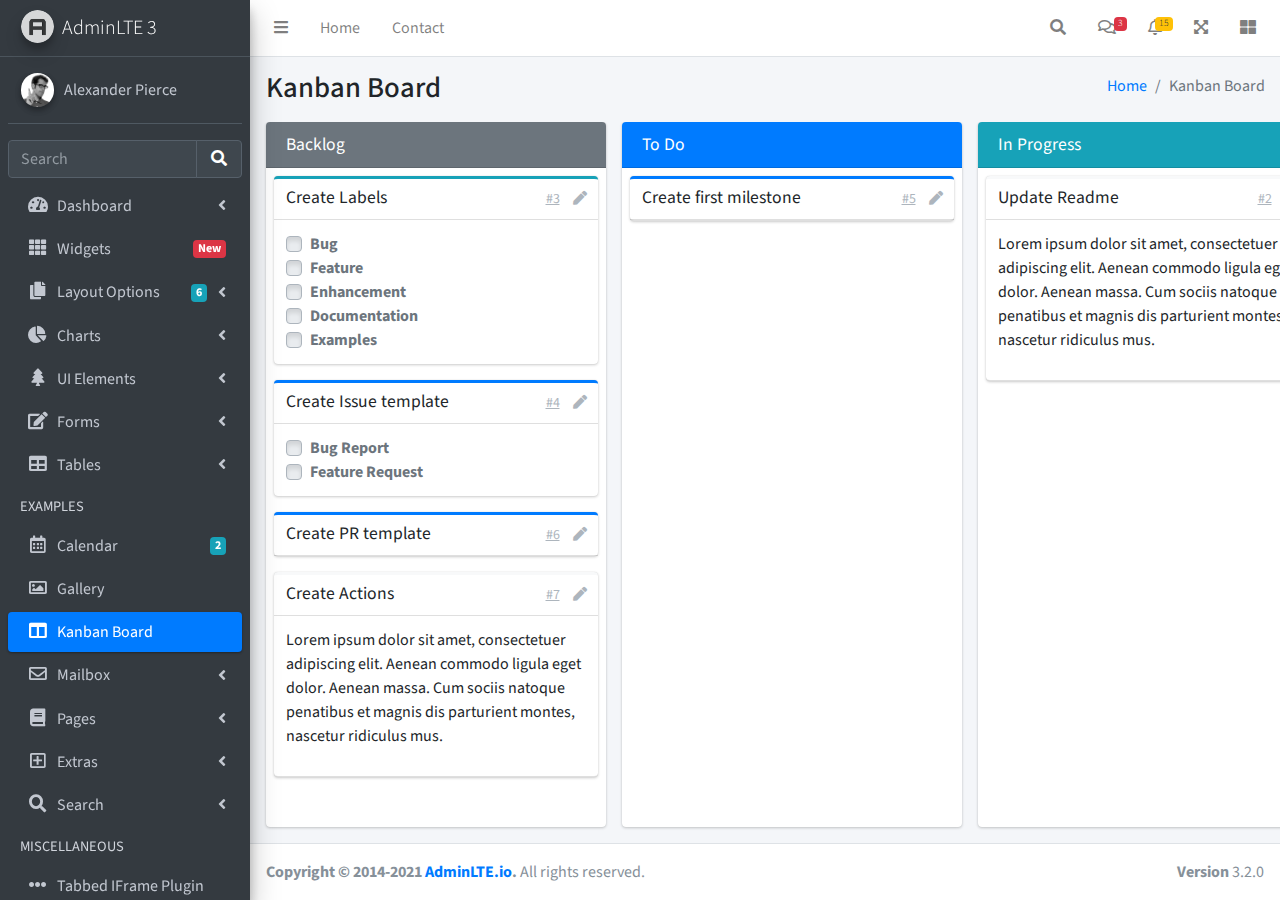
<file: adminlta/pages/kanban.html>
<!DOCTYPE html>
<html lang="en">
<head>
  <meta charset="utf-8">
  <meta name="viewport" content="width=device-width, initial-scale=1">
  <title>AdminLTE 3 | Kanban Board</title>

  <!-- Google Font: Source Sans Pro -->
  <link rel="stylesheet" href="https://fonts.googleapis.com/css?family=Source+Sans+Pro:300,400,400i,700&display=fallback">
  <!-- Font Awesome -->
  <link rel="stylesheet" href="../plugins/fontawesome-free/css/all.min.css">
  <!-- Ekko Lightbox -->
  <link rel="stylesheet" href="../plugins/ekko-lightbox/ekko-lightbox.css">
  <!-- Theme style -->
  <link rel="stylesheet" href="../dist/css/adminlte.min.css">
  <!-- overlayScrollbars -->
  <link rel="stylesheet" href="../plugins/overlayScrollbars/css/OverlayScrollbars.min.css">
</head>
<body class="hold-transition sidebar-mini layout-fixed">
<div class="wrapper">
  <!-- Navbar -->
  <nav class="main-header navbar navbar-expand navbar-white navbar-light">
    <!-- Left navbar links -->
    <ul class="navbar-nav">
      <li class="nav-item">
        <a class="nav-link" data-widget="pushmenu" href="#" role="button"><i class="fas fa-bars"></i></a>
      </li>
      <li class="nav-item d-none d-sm-inline-block">
        <a href="../index3.html" class="nav-link">Home</a>
      </li>
      <li class="nav-item d-none d-sm-inline-block">
        <a href="#" class="nav-link">Contact</a>
      </li>
    </ul>

    <!-- Right navbar links -->
    <ul class="navbar-nav ml-auto">
      <!-- Navbar Search -->
      <li class="nav-item">
        <a class="nav-link" data-widget="navbar-search" href="#" role="button">
          <i class="fas fa-search"></i>
        </a>
        <div class="navbar-search-block">
          <form class="form-inline">
            <div class="input-group input-group-sm">
              <input class="form-control form-control-navbar" type="search" placeholder="Search" aria-label="Search">
              <div class="input-group-append">
                <button class="btn btn-navbar" type="submit">
                  <i class="fas fa-search"></i>
                </button>
                <button class="btn btn-navbar" type="button" data-widget="navbar-search">
                  <i class="fas fa-times"></i>
                </button>
              </div>
            </div>
          </form>
        </div>
      </li>

      <!-- Messages Dropdown Menu -->
      <li class="nav-item dropdown">
        <a class="nav-link" data-toggle="dropdown" href="#">
          <i class="far fa-comments"></i>
          <span class="badge badge-danger navbar-badge">3</span>
        </a>
        <div class="dropdown-menu dropdown-menu-lg dropdown-menu-right">
          <a href="#" class="dropdown-item">
            <!-- Message Start -->
            <div class="media">
              <img src="../dist/img/user1-128x128.jpg" alt="User Avatar" class="img-size-50 mr-3 img-circle">
              <div class="media-body">
                <h3 class="dropdown-item-title">
                  Brad Diesel
                  <span class="float-right text-sm text-danger"><i class="fas fa-star"></i></span>
                </h3>
                <p class="text-sm">Call me whenever you can...</p>
                <p class="text-sm text-muted"><i class="far fa-clock mr-1"></i> 4 Hours Ago</p>
              </div>
            </div>
            <!-- Message End -->
          </a>
          <div class="dropdown-divider"></div>
          <a href="#" class="dropdown-item">
            <!-- Message Start -->
            <div class="media">
              <img src="../dist/img/user8-128x128.jpg" alt="User Avatar" class="img-size-50 img-circle mr-3">
              <div class="media-body">
                <h3 class="dropdown-item-title">
                  John Pierce
                  <span class="float-right text-sm text-muted"><i class="fas fa-star"></i></span>
                </h3>
                <p class="text-sm">I got your message bro</p>
                <p class="text-sm text-muted"><i class="far fa-clock mr-1"></i> 4 Hours Ago</p>
              </div>
            </div>
            <!-- Message End -->
          </a>
          <div class="dropdown-divider"></div>
          <a href="#" class="dropdown-item">
            <!-- Message Start -->
            <div class="media">
              <img src="../dist/img/user3-128x128.jpg" alt="User Avatar" class="img-size-50 img-circle mr-3">
              <div class="media-body">
                <h3 class="dropdown-item-title">
                  Nora Silvester
                  <span class="float-right text-sm text-warning"><i class="fas fa-star"></i></span>
                </h3>
                <p class="text-sm">The subject goes here</p>
                <p class="text-sm text-muted"><i class="far fa-clock mr-1"></i> 4 Hours Ago</p>
              </div>
            </div>
            <!-- Message End -->
          </a>
          <div class="dropdown-divider"></div>
          <a href="#" class="dropdown-item dropdown-footer">See All Messages</a>
        </div>
      </li>
      <!-- Notifications Dropdown Menu -->
      <li class="nav-item dropdown">
        <a class="nav-link" data-toggle="dropdown" href="#">
          <i class="far fa-bell"></i>
          <span class="badge badge-warning navbar-badge">15</span>
        </a>
        <div class="dropdown-menu dropdown-menu-lg dropdown-menu-right">
          <span class="dropdown-item dropdown-header">15 Notifications</span>
          <div class="dropdown-divider"></div>
          <a href="#" class="dropdown-item">
            <i class="fas fa-envelope mr-2"></i> 4 new messages
            <span class="float-right text-muted text-sm">3 mins</span>
          </a>
          <div class="dropdown-divider"></div>
          <a href="#" class="dropdown-item">
            <i class="fas fa-users mr-2"></i> 8 friend requests
            <span class="float-right text-muted text-sm">12 hours</span>
          </a>
          <div class="dropdown-divider"></div>
          <a href="#" class="dropdown-item">
            <i class="fas fa-file mr-2"></i> 3 new reports
            <span class="float-right text-muted text-sm">2 days</span>
          </a>
          <div class="dropdown-divider"></div>
          <a href="#" class="dropdown-item dropdown-footer">See All Notifications</a>
        </div>
      </li>
      <li class="nav-item">
        <a class="nav-link" data-widget="fullscreen" href="#" role="button">
          <i class="fas fa-expand-arrows-alt"></i>
        </a>
      </li>
      <li class="nav-item">
        <a class="nav-link" data-widget="control-sidebar" data-slide="true" href="#" role="button">
          <i class="fas fa-th-large"></i>
        </a>
      </li>
    </ul>
  </nav>
  <!-- /.navbar -->

  <!-- Main Sidebar Container -->
  <aside class="main-sidebar sidebar-dark-primary elevation-4">
    <!-- Brand Logo -->
    <a href="../index3.html" class="brand-link">
      <img src="../dist/img/AdminLTELogo.png" alt="AdminLTE Logo" class="brand-image img-circle elevation-3" style="opacity: .8">
      <span class="brand-text font-weight-light">AdminLTE 3</span>
    </a>

    <!-- Sidebar -->
    <div class="sidebar">
      <!-- Sidebar user panel (optional) -->
      <div class="user-panel mt-3 pb-3 mb-3 d-flex">
        <div class="image">
          <img src="../dist/img/user2-160x160.jpg" class="img-circle elevation-2" alt="User Image">
        </div>
        <div class="info">
          <a href="#" class="d-block">Alexander Pierce</a>
        </div>
      </div>

      <!-- SidebarSearch Form -->
      <div class="form-inline">
        <div class="input-group" data-widget="sidebar-search">
          <input class="form-control form-control-sidebar" type="search" placeholder="Search" aria-label="Search">
          <div class="input-group-append">
            <button class="btn btn-sidebar">
              <i class="fas fa-search fa-fw"></i>
            </button>
          </div>
        </div>
      </div>

      <!-- Sidebar Menu -->
      <nav class="mt-2">
        <ul class="nav nav-pills nav-sidebar flex-column" data-widget="treeview" role="menu" data-accordion="false">
          <!-- Add icons to the links using the .nav-icon class
               with font-awesome or any other icon font library -->
          <li class="nav-item">
            <a href="#" class="nav-link">
              <i class="nav-icon fas fa-tachometer-alt"></i>
              <p>
                Dashboard
                <i class="right fas fa-angle-left"></i>
              </p>
            </a>
            <ul class="nav nav-treeview">
              <li class="nav-item">
                <a href="../index.html" class="nav-link">
                  <i class="far fa-circle nav-icon"></i>
                  <p>Dashboard v1</p>
                </a>
              </li>
              <li class="nav-item">
                <a href="../index2.html" class="nav-link">
                  <i class="far fa-circle nav-icon"></i>
                  <p>Dashboard v2</p>
                </a>
              </li>
              <li class="nav-item">
                <a href="../index3.html" class="nav-link">
                  <i class="far fa-circle nav-icon"></i>
                  <p>Dashboard v3</p>
                </a>
              </li>
            </ul>
          </li>
          <li class="nav-item">
            <a href="widgets.html" class="nav-link">
              <i class="nav-icon fas fa-th"></i>
              <p>
                Widgets
                <span class="right badge badge-danger">New</span>
              </p>
            </a>
          </li>
          <li class="nav-item">
            <a href="#" class="nav-link">
              <i class="nav-icon fas fa-copy"></i>
              <p>
                Layout Options
                <i class="fas fa-angle-left right"></i>
                <span class="badge badge-info right">6</span>
              </p>
            </a>
            <ul class="nav nav-treeview">
              <li class="nav-item">
                <a href="layout/top-nav.html" class="nav-link">
                  <i class="far fa-circle nav-icon"></i>
                  <p>Top Navigation</p>
                </a>
              </li>
              <li class="nav-item">
                <a href="layout/top-nav-sidebar.html" class="nav-link">
                  <i class="far fa-circle nav-icon"></i>
                  <p>Top Navigation + Sidebar</p>
                </a>
              </li>
              <li class="nav-item">
                <a href="layout/boxed.html" class="nav-link">
                  <i class="far fa-circle nav-icon"></i>
                  <p>Boxed</p>
                </a>
              </li>
              <li class="nav-item">
                <a href="layout/fixed-sidebar.html" class="nav-link">
                  <i class="far fa-circle nav-icon"></i>
                  <p>Fixed Sidebar</p>
                </a>
              </li>
              <li class="nav-item">
                <a href="layout/fixed-sidebar-custom.html" class="nav-link">
                  <i class="far fa-circle nav-icon"></i>
                  <p>Fixed Sidebar <small>+ Custom Area</small></p>
                </a>
              </li>
              <li class="nav-item">
                <a href="layout/fixed-topnav.html" class="nav-link">
                  <i class="far fa-circle nav-icon"></i>
                  <p>Fixed Navbar</p>
                </a>
              </li>
              <li class="nav-item">
                <a href="layout/fixed-footer.html" class="nav-link">
                  <i class="far fa-circle nav-icon"></i>
                  <p>Fixed Footer</p>
                </a>
              </li>
              <li class="nav-item">
                <a href="layout/collapsed-sidebar.html" class="nav-link">
                  <i class="far fa-circle nav-icon"></i>
                  <p>Collapsed Sidebar</p>
                </a>
              </li>
            </ul>
          </li>
          <li class="nav-item">
            <a href="#" class="nav-link">
              <i class="nav-icon fas fa-chart-pie"></i>
              <p>
                Charts
                <i class="right fas fa-angle-left"></i>
              </p>
            </a>
            <ul class="nav nav-treeview">
              <li class="nav-item">
                <a href="charts/chartjs.html" class="nav-link">
                  <i class="far fa-circle nav-icon"></i>
                  <p>ChartJS</p>
                </a>
              </li>
              <li class="nav-item">
                <a href="charts/flot.html" class="nav-link">
                  <i class="far fa-circle nav-icon"></i>
                  <p>Flot</p>
                </a>
              </li>
              <li class="nav-item">
                <a href="charts/inline.html" class="nav-link">
                  <i class="far fa-circle nav-icon"></i>
                  <p>Inline</p>
                </a>
              </li>
              <li class="nav-item">
                <a href="charts/uplot.html" class="nav-link">
                  <i class="far fa-circle nav-icon"></i>
                  <p>uPlot</p>
                </a>
              </li>
            </ul>
          </li>
          <li class="nav-item">
            <a href="#" class="nav-link">
              <i class="nav-icon fas fa-tree"></i>
              <p>
                UI Elements
                <i class="fas fa-angle-left right"></i>
              </p>
            </a>
            <ul class="nav nav-treeview">
              <li class="nav-item">
                <a href="UI/general.html" class="nav-link">
                  <i class="far fa-circle nav-icon"></i>
                  <p>General</p>
                </a>
              </li>
              <li class="nav-item">
                <a href="UI/icons.html" class="nav-link">
                  <i class="far fa-circle nav-icon"></i>
                  <p>Icons</p>
                </a>
              </li>
              <li class="nav-item">
                <a href="UI/buttons.html" class="nav-link">
                  <i class="far fa-circle nav-icon"></i>
                  <p>Buttons</p>
                </a>
              </li>
              <li class="nav-item">
                <a href="UI/sliders.html" class="nav-link">
                  <i class="far fa-circle nav-icon"></i>
                  <p>Sliders</p>
                </a>
              </li>
              <li class="nav-item">
                <a href="UI/modals.html" class="nav-link">
                  <i class="far fa-circle nav-icon"></i>
                  <p>Modals & Alerts</p>
                </a>
              </li>
              <li class="nav-item">
                <a href="UI/navbar.html" class="nav-link">
                  <i class="far fa-circle nav-icon"></i>
                  <p>Navbar & Tabs</p>
                </a>
              </li>
              <li class="nav-item">
                <a href="UI/timeline.html" class="nav-link">
                  <i class="far fa-circle nav-icon"></i>
                  <p>Timeline</p>
                </a>
              </li>
              <li class="nav-item">
                <a href="UI/ribbons.html" class="nav-link">
                  <i class="far fa-circle nav-icon"></i>
                  <p>Ribbons</p>
                </a>
              </li>
            </ul>
          </li>
          <li class="nav-item">
            <a href="#" class="nav-link">
              <i class="nav-icon fas fa-edit"></i>
              <p>
                Forms
                <i class="fas fa-angle-left right"></i>
              </p>
            </a>
            <ul class="nav nav-treeview">
              <li class="nav-item">
                <a href="forms/general.html" class="nav-link">
                  <i class="far fa-circle nav-icon"></i>
                  <p>General Elements</p>
                </a>
              </li>
              <li class="nav-item">
                <a href="forms/advanced.html" class="nav-link">
                  <i class="far fa-circle nav-icon"></i>
                  <p>Advanced Elements</p>
                </a>
              </li>
              <li class="nav-item">
                <a href="forms/editors.html" class="nav-link">
                  <i class="far fa-circle nav-icon"></i>
                  <p>Editors</p>
                </a>
              </li>
              <li class="nav-item">
                <a href="forms/validation.html" class="nav-link">
                  <i class="far fa-circle nav-icon"></i>
                  <p>Validation</p>
                </a>
              </li>
            </ul>
          </li>
          <li class="nav-item">
            <a href="#" class="nav-link">
              <i class="nav-icon fas fa-table"></i>
              <p>
                Tables
                <i class="fas fa-angle-left right"></i>
              </p>
            </a>
            <ul class="nav nav-treeview">
              <li class="nav-item">
                <a href="tables/simple.html" class="nav-link">
                  <i class="far fa-circle nav-icon"></i>
                  <p>Simple Tables</p>
                </a>
              </li>
              <li class="nav-item">
                <a href="tables/data.html" class="nav-link">
                  <i class="far fa-circle nav-icon"></i>
                  <p>DataTables</p>
                </a>
              </li>
              <li class="nav-item">
                <a href="tables/jsgrid.html" class="nav-link">
                  <i class="far fa-circle nav-icon"></i>
                  <p>jsGrid</p>
                </a>
              </li>
            </ul>
          </li>
          <li class="nav-header">EXAMPLES</li>
          <li class="nav-item">
            <a href="calendar.html" class="nav-link">
              <i class="nav-icon far fa-calendar-alt"></i>
              <p>
                Calendar
                <span class="badge badge-info right">2</span>
              </p>
            </a>
          </li>
          <li class="nav-item">
            <a href="gallery.html" class="nav-link">
              <i class="nav-icon far fa-image"></i>
              <p>
                Gallery
              </p>
            </a>
          </li>
          <li class="nav-item">
            <a href="kanban.html" class="nav-link active">
              <i class="nav-icon fas fa-columns"></i>
              <p>
                Kanban Board
              </p>
            </a>
          </li>
          <li class="nav-item">
            <a href="#" class="nav-link">
              <i class="nav-icon far fa-envelope"></i>
              <p>
                Mailbox
                <i class="fas fa-angle-left right"></i>
              </p>
            </a>
            <ul class="nav nav-treeview">
              <li class="nav-item">
                <a href="mailbox/mailbox.html" class="nav-link">
                  <i class="far fa-circle nav-icon"></i>
                  <p>Inbox</p>
                </a>
              </li>
              <li class="nav-item">
                <a href="mailbox/compose.html" class="nav-link">
                  <i class="far fa-circle nav-icon"></i>
                  <p>Compose</p>
                </a>
              </li>
              <li class="nav-item">
                <a href="mailbox/read-mail.html" class="nav-link">
                  <i class="far fa-circle nav-icon"></i>
                  <p>Read</p>
                </a>
              </li>
            </ul>
          </li>
          <li class="nav-item">
            <a href="#" class="nav-link">
              <i class="nav-icon fas fa-book"></i>
              <p>
                Pages
                <i class="fas fa-angle-left right"></i>
              </p>
            </a>
            <ul class="nav nav-treeview">
              <li class="nav-item">
                <a href="examples/invoice.html" class="nav-link">
                  <i class="far fa-circle nav-icon"></i>
                  <p>Invoice</p>
                </a>
              </li>
              <li class="nav-item">
                <a href="examples/profile.html" class="nav-link">
                  <i class="far fa-circle nav-icon"></i>
                  <p>Profile</p>
                </a>
              </li>
              <li class="nav-item">
                <a href="examples/e-commerce.html" class="nav-link">
                  <i class="far fa-circle nav-icon"></i>
                  <p>E-commerce</p>
                </a>
              </li>
              <li class="nav-item">
                <a href="examples/projects.html" class="nav-link">
                  <i class="far fa-circle nav-icon"></i>
                  <p>Projects</p>
                </a>
              </li>
              <li class="nav-item">
                <a href="examples/project-add.html" class="nav-link">
                  <i class="far fa-circle nav-icon"></i>
                  <p>Project Add</p>
                </a>
              </li>
              <li class="nav-item">
                <a href="examples/project-edit.html" class="nav-link">
                  <i class="far fa-circle nav-icon"></i>
                  <p>Project Edit</p>
                </a>
              </li>
              <li class="nav-item">
                <a href="examples/project-detail.html" class="nav-link">
                  <i class="far fa-circle nav-icon"></i>
                  <p>Project Detail</p>
                </a>
              </li>
              <li class="nav-item">
                <a href="examples/contacts.html" class="nav-link">
                  <i class="far fa-circle nav-icon"></i>
                  <p>Contacts</p>
                </a>
              </li>
              <li class="nav-item">
                <a href="examples/faq.html" class="nav-link">
                  <i class="far fa-circle nav-icon"></i>
                  <p>FAQ</p>
                </a>
              </li>
              <li class="nav-item">
                <a href="examples/contact-us.html" class="nav-link">
                  <i class="far fa-circle nav-icon"></i>
                  <p>Contact us</p>
                </a>
              </li>
            </ul>
          </li>
          <li class="nav-item">
            <a href="#" class="nav-link">
              <i class="nav-icon far fa-plus-square"></i>
              <p>
                Extras
                <i class="fas fa-angle-left right"></i>
              </p>
            </a>
            <ul class="nav nav-treeview">
              <li class="nav-item">
                <a href="#" class="nav-link">
                  <i class="far fa-circle nav-icon"></i>
                  <p>
                    Login & Register v1
                    <i class="fas fa-angle-left right"></i>
                  </p>
                </a>
                <ul class="nav nav-treeview">
                  <li class="nav-item">
                    <a href="examples/login.html" class="nav-link">
                      <i class="far fa-circle nav-icon"></i>
                      <p>Login v1</p>
                    </a>
                  </li>
                  <li class="nav-item">
                    <a href="examples/register.html" class="nav-link">
                      <i class="far fa-circle nav-icon"></i>
                      <p>Register v1</p>
                    </a>
                  </li>
                  <li class="nav-item">
                    <a href="examples/forgot-password.html" class="nav-link">
                      <i class="far fa-circle nav-icon"></i>
                      <p>Forgot Password v1</p>
                    </a>
                  </li>
                  <li class="nav-item">
                    <a href="examples/recover-password.html" class="nav-link">
                      <i class="far fa-circle nav-icon"></i>
                      <p>Recover Password v1</p>
                    </a>
                  </li>
                </ul>
              </li>
              <li class="nav-item">
                <a href="#" class="nav-link">
                  <i class="far fa-circle nav-icon"></i>
                  <p>
                    Login & Register v2
                    <i class="fas fa-angle-left right"></i>
                  </p>
                </a>
                <ul class="nav nav-treeview">
                  <li class="nav-item">
                    <a href="examples/login-v2.html" class="nav-link">
                      <i class="far fa-circle nav-icon"></i>
                      <p>Login v2</p>
                    </a>
                  </li>
                  <li class="nav-item">
                    <a href="examples/register-v2.html" class="nav-link">
                      <i class="far fa-circle nav-icon"></i>
                      <p>Register v2</p>
                    </a>
                  </li>
                  <li class="nav-item">
                    <a href="examples/forgot-password-v2.html" class="nav-link">
                      <i class="far fa-circle nav-icon"></i>
                      <p>Forgot Password v2</p>
                    </a>
                  </li>
                  <li class="nav-item">
                    <a href="examples/recover-password-v2.html" class="nav-link">
                      <i class="far fa-circle nav-icon"></i>
                      <p>Recover Password v2</p>
                    </a>
                  </li>
                </ul>
              </li>
              <li class="nav-item">
                <a href="examples/lockscreen.html" class="nav-link">
                  <i class="far fa-circle nav-icon"></i>
                  <p>Lockscreen</p>
                </a>
              </li>
              <li class="nav-item">
                <a href="examples/legacy-user-menu.html" class="nav-link">
                  <i class="far fa-circle nav-icon"></i>
                  <p>Legacy User Menu</p>
                </a>
              </li>
              <li class="nav-item">
                <a href="examples/language-menu.html" class="nav-link">
                  <i class="far fa-circle nav-icon"></i>
                  <p>Language Menu</p>
                </a>
              </li>
              <li class="nav-item">
                <a href="examples/404.html" class="nav-link">
                  <i class="far fa-circle nav-icon"></i>
                  <p>Error 404</p>
                </a>
              </li>
              <li class="nav-item">
                <a href="examples/500.html" class="nav-link">
                  <i class="far fa-circle nav-icon"></i>
                  <p>Error 500</p>
                </a>
              </li>
              <li class="nav-item">
                <a href="examples/pace.html" class="nav-link">
                  <i class="far fa-circle nav-icon"></i>
                  <p>Pace</p>
                </a>
              </li>
              <li class="nav-item">
                <a href="examples/blank.html" class="nav-link">
                  <i class="far fa-circle nav-icon"></i>
                  <p>Blank Page</p>
                </a>
              </li>
              <li class="nav-item">
                <a href="../starter.html" class="nav-link">
                  <i class="far fa-circle nav-icon"></i>
                  <p>Starter Page</p>
                </a>
              </li>
            </ul>
          </li>
          <li class="nav-item">
            <a href="#" class="nav-link">
              <i class="nav-icon fas fa-search"></i>
              <p>
                Search
                <i class="fas fa-angle-left right"></i>
              </p>
            </a>
            <ul class="nav nav-treeview">
              <li class="nav-item">
                <a href="search/simple.html" class="nav-link">
                  <i class="far fa-circle nav-icon"></i>
                  <p>Simple Search</p>
                </a>
              </li>
              <li class="nav-item">
                <a href="search/enhanced.html" class="nav-link">
                  <i class="far fa-circle nav-icon"></i>
                  <p>Enhanced</p>
                </a>
              </li>
            </ul>
          </li>
          <li class="nav-header">MISCELLANEOUS</li>
          <li class="nav-item">
            <a href="../iframe.html" class="nav-link">
              <i class="nav-icon fas fa-ellipsis-h"></i>
              <p>Tabbed IFrame Plugin</p>
            </a>
          </li>
          <li class="nav-item">
            <a href="https://adminlte.io/docs/3.1/" class="nav-link">
              <i class="nav-icon fas fa-file"></i>
              <p>Documentation</p>
            </a>
          </li>
          <li class="nav-header">MULTI LEVEL EXAMPLE</li>
          <li class="nav-item">
            <a href="#" class="nav-link">
              <i class="fas fa-circle nav-icon"></i>
              <p>Level 1</p>
            </a>
          </li>
          <li class="nav-item">
            <a href="#" class="nav-link">
              <i class="nav-icon fas fa-circle"></i>
              <p>
                Level 1
                <i class="right fas fa-angle-left"></i>
              </p>
            </a>
            <ul class="nav nav-treeview">
              <li class="nav-item">
                <a href="#" class="nav-link">
                  <i class="far fa-circle nav-icon"></i>
                  <p>Level 2</p>
                </a>
              </li>
              <li class="nav-item">
                <a href="#" class="nav-link">
                  <i class="far fa-circle nav-icon"></i>
                  <p>
                    Level 2
                    <i class="right fas fa-angle-left"></i>
                  </p>
                </a>
                <ul class="nav nav-treeview">
                  <li class="nav-item">
                    <a href="#" class="nav-link">
                      <i class="far fa-dot-circle nav-icon"></i>
                      <p>Level 3</p>
                    </a>
                  </li>
                  <li class="nav-item">
                    <a href="#" class="nav-link">
                      <i class="far fa-dot-circle nav-icon"></i>
                      <p>Level 3</p>
                    </a>
                  </li>
                  <li class="nav-item">
                    <a href="#" class="nav-link">
                      <i class="far fa-dot-circle nav-icon"></i>
                      <p>Level 3</p>
                    </a>
                  </li>
                </ul>
              </li>
              <li class="nav-item">
                <a href="#" class="nav-link">
                  <i class="far fa-circle nav-icon"></i>
                  <p>Level 2</p>
                </a>
              </li>
            </ul>
          </li>
          <li class="nav-item">
            <a href="#" class="nav-link">
              <i class="fas fa-circle nav-icon"></i>
              <p>Level 1</p>
            </a>
          </li>
          <li class="nav-header">LABELS</li>
          <li class="nav-item">
            <a href="#" class="nav-link">
              <i class="nav-icon far fa-circle text-danger"></i>
              <p class="text">Important</p>
            </a>
          </li>
          <li class="nav-item">
            <a href="#" class="nav-link">
              <i class="nav-icon far fa-circle text-warning"></i>
              <p>Warning</p>
            </a>
          </li>
          <li class="nav-item">
            <a href="#" class="nav-link">
              <i class="nav-icon far fa-circle text-info"></i>
              <p>Informational</p>
            </a>
          </li>
        </ul>
      </nav>
      <!-- /.sidebar-menu -->
    </div>
    <!-- /.sidebar -->
  </aside>

  <!-- Content Wrapper. Contains page content -->
  <div class="content-wrapper kanban">
    <section class="content-header">
      <div class="container-fluid">
        <div class="row">
          <div class="col-sm-6">
            <h1>Kanban Board</h1>
          </div>
          <div class="col-sm-6 d-none d-sm-block">
            <ol class="breadcrumb float-sm-right">
              <li class="breadcrumb-item"><a href="#">Home</a></li>
              <li class="breadcrumb-item active">Kanban Board</li>
            </ol>
          </div>
        </div>
      </div>
    </section>

    <section class="content pb-3">
      <div class="container-fluid h-100">
        <div class="card card-row card-secondary">
          <div class="card-header">
            <h3 class="card-title">
              Backlog
            </h3>
          </div>
          <div class="card-body">
            <div class="card card-info card-outline">
              <div class="card-header">
                <h5 class="card-title">Create Labels</h5>
                <div class="card-tools">
                  <a href="#" class="btn btn-tool btn-link">#3</a>
                  <a href="#" class="btn btn-tool">
                    <i class="fas fa-pen"></i>
                  </a>
                </div>
              </div>
              <div class="card-body">
                <div class="custom-control custom-checkbox">
                  <input class="custom-control-input" type="checkbox" id="customCheckbox1" disabled>
                  <label for="customCheckbox1" class="custom-control-label">Bug</label>
                </div>
                <div class="custom-control custom-checkbox">
                  <input class="custom-control-input" type="checkbox" id="customCheckbox2" disabled>
                  <label for="customCheckbox2" class="custom-control-label">Feature</label>
                </div>
                <div class="custom-control custom-checkbox">
                  <input class="custom-control-input" type="checkbox" id="customCheckbox3" disabled>
                  <label for="customCheckbox3" class="custom-control-label">Enhancement</label>
                </div>
                <div class="custom-control custom-checkbox">
                  <input class="custom-control-input" type="checkbox" id="customCheckbox4" disabled>
                  <label for="customCheckbox4" class="custom-control-label">Documentation</label>
                </div>
                <div class="custom-control custom-checkbox">
                  <input class="custom-control-input" type="checkbox" id="customCheckbox5" disabled>
                  <label for="customCheckbox5" class="custom-control-label">Examples</label>
                </div>
              </div>
            </div>
            <div class="card card-primary card-outline">
              <div class="card-header">
                <h5 class="card-title">Create Issue template</h5>
                <div class="card-tools">
                  <a href="#" class="btn btn-tool btn-link">#4</a>
                  <a href="#" class="btn btn-tool">
                    <i class="fas fa-pen"></i>
                  </a>
                </div>
              </div>
              <div class="card-body">
                <div class="custom-control custom-checkbox">
                  <input class="custom-control-input" type="checkbox" id="customCheckbox1_1" disabled>
                  <label for="customCheckbox1_1" class="custom-control-label">Bug Report</label>
                </div>
                <div class="custom-control custom-checkbox">
                  <input class="custom-control-input" type="checkbox" id="customCheckbox1_2" disabled>
                  <label for="customCheckbox1_2" class="custom-control-label">Feature Request</label>
                </div>
              </div>
            </div>
            <div class="card card-primary card-outline">
              <div class="card-header">
                <h5 class="card-title">Create PR template</h5>
                <div class="card-tools">
                  <a href="#" class="btn btn-tool btn-link">#6</a>
                  <a href="#" class="btn btn-tool">
                    <i class="fas fa-pen"></i>
                  </a>
                </div>
              </div>
            </div>
            <div class="card card-light card-outline">
              <div class="card-header">
                <h5 class="card-title">Create Actions</h5>
                <div class="card-tools">
                  <a href="#" class="btn btn-tool btn-link">#7</a>
                  <a href="#" class="btn btn-tool">
                    <i class="fas fa-pen"></i>
                  </a>
                </div>

              </div>
              <div class="card-body">
                <p>
                  Lorem ipsum dolor sit amet, consectetuer adipiscing elit.
                  Aenean commodo ligula eget dolor. Aenean massa.
                  Cum sociis natoque penatibus et magnis dis parturient montes,
                  nascetur ridiculus mus.
                </p>
              </div>
            </div>
          </div>
        </div>
        <div class="card card-row card-primary">
          <div class="card-header">
            <h3 class="card-title">
              To Do
            </h3>
          </div>
          <div class="card-body">
            <div class="card card-primary card-outline">
              <div class="card-header">
                <h5 class="card-title">Create first milestone</h5>
                <div class="card-tools">
                  <a href="#" class="btn btn-tool btn-link">#5</a>
                  <a href="#" class="btn btn-tool">
                    <i class="fas fa-pen"></i>
                  </a>
                </div>
              </div>
            </div>
          </div>
        </div>
        <div class="card card-row card-default">
          <div class="card-header bg-info">
            <h3 class="card-title">
              In Progress
            </h3>
          </div>
          <div class="card-body">
            <div class="card card-light card-outline">
              <div class="card-header">
                <h5 class="card-title">Update Readme</h5>
                <div class="card-tools">
                  <a href="#" class="btn btn-tool btn-link">#2</a>
                  <a href="#" class="btn btn-tool">
                    <i class="fas fa-pen"></i>
                  </a>
                </div>
              </div>
              <div class="card-body">
                <p>
                  Lorem ipsum dolor sit amet, consectetuer adipiscing elit.
                  Aenean commodo ligula eget dolor. Aenean massa.
                  Cum sociis natoque penatibus et magnis dis parturient montes,
                  nascetur ridiculus mus.
                </p>
              </div>
            </div>
          </div>
        </div>
        <div class="card card-row card-success">
          <div class="card-header">
            <h3 class="card-title">
              Done
            </h3>
          </div>
          <div class="card-body">
            <div class="card card-primary card-outline">
              <div class="card-header">
                <h5 class="card-title">Create repo</h5>
                <div class="card-tools">
                  <a href="#" class="btn btn-tool btn-link">#1</a>
                  <a href="#" class="btn btn-tool">
                    <i class="fas fa-pen"></i>
                  </a>
                </div>
              </div>
            </div>
          </div>
        </div>
      </div>
    </section>
  </div>

  <footer class="main-footer">
    <div class="float-right d-none d-sm-block">
      <b>Version</b> 3.2.0
    </div>
    <strong>Copyright &copy; 2014-2021 <a href="https://adminlte.io">AdminLTE.io</a>.</strong> All rights reserved.
  </footer>

  <!-- Control Sidebar -->
  <aside class="control-sidebar control-sidebar-dark">
    <!-- Control sidebar content goes here -->
  </aside>
  <!-- /.control-sidebar -->
</div>
<!-- ./wrapper -->

<!-- jQuery -->
<script src="../plugins/jquery/jquery.min.js"></script>
<!-- Bootstrap -->
<script src="../plugins/bootstrap/js/bootstrap.bundle.min.js"></script>
<!-- Ekko Lightbox -->
<script src="../plugins/ekko-lightbox/ekko-lightbox.min.js"></script>
<!-- overlayScrollbars -->
<script src="../plugins/overlayScrollbars/js/jquery.overlayScrollbars.min.js"></script>
<!-- AdminLTE App -->
<script src="../dist/js/adminlte.min.js"></script>
<!-- Filterizr-->
<script src="../plugins/filterizr/jquery.filterizr.min.js"></script>
<!-- AdminLTE for demo purposes -->
<script src="../dist/js/demo.js"></script>
<!-- Page specific script -->
<script>
  $(function () {

  })
</script>
</body>
</html>
</file>
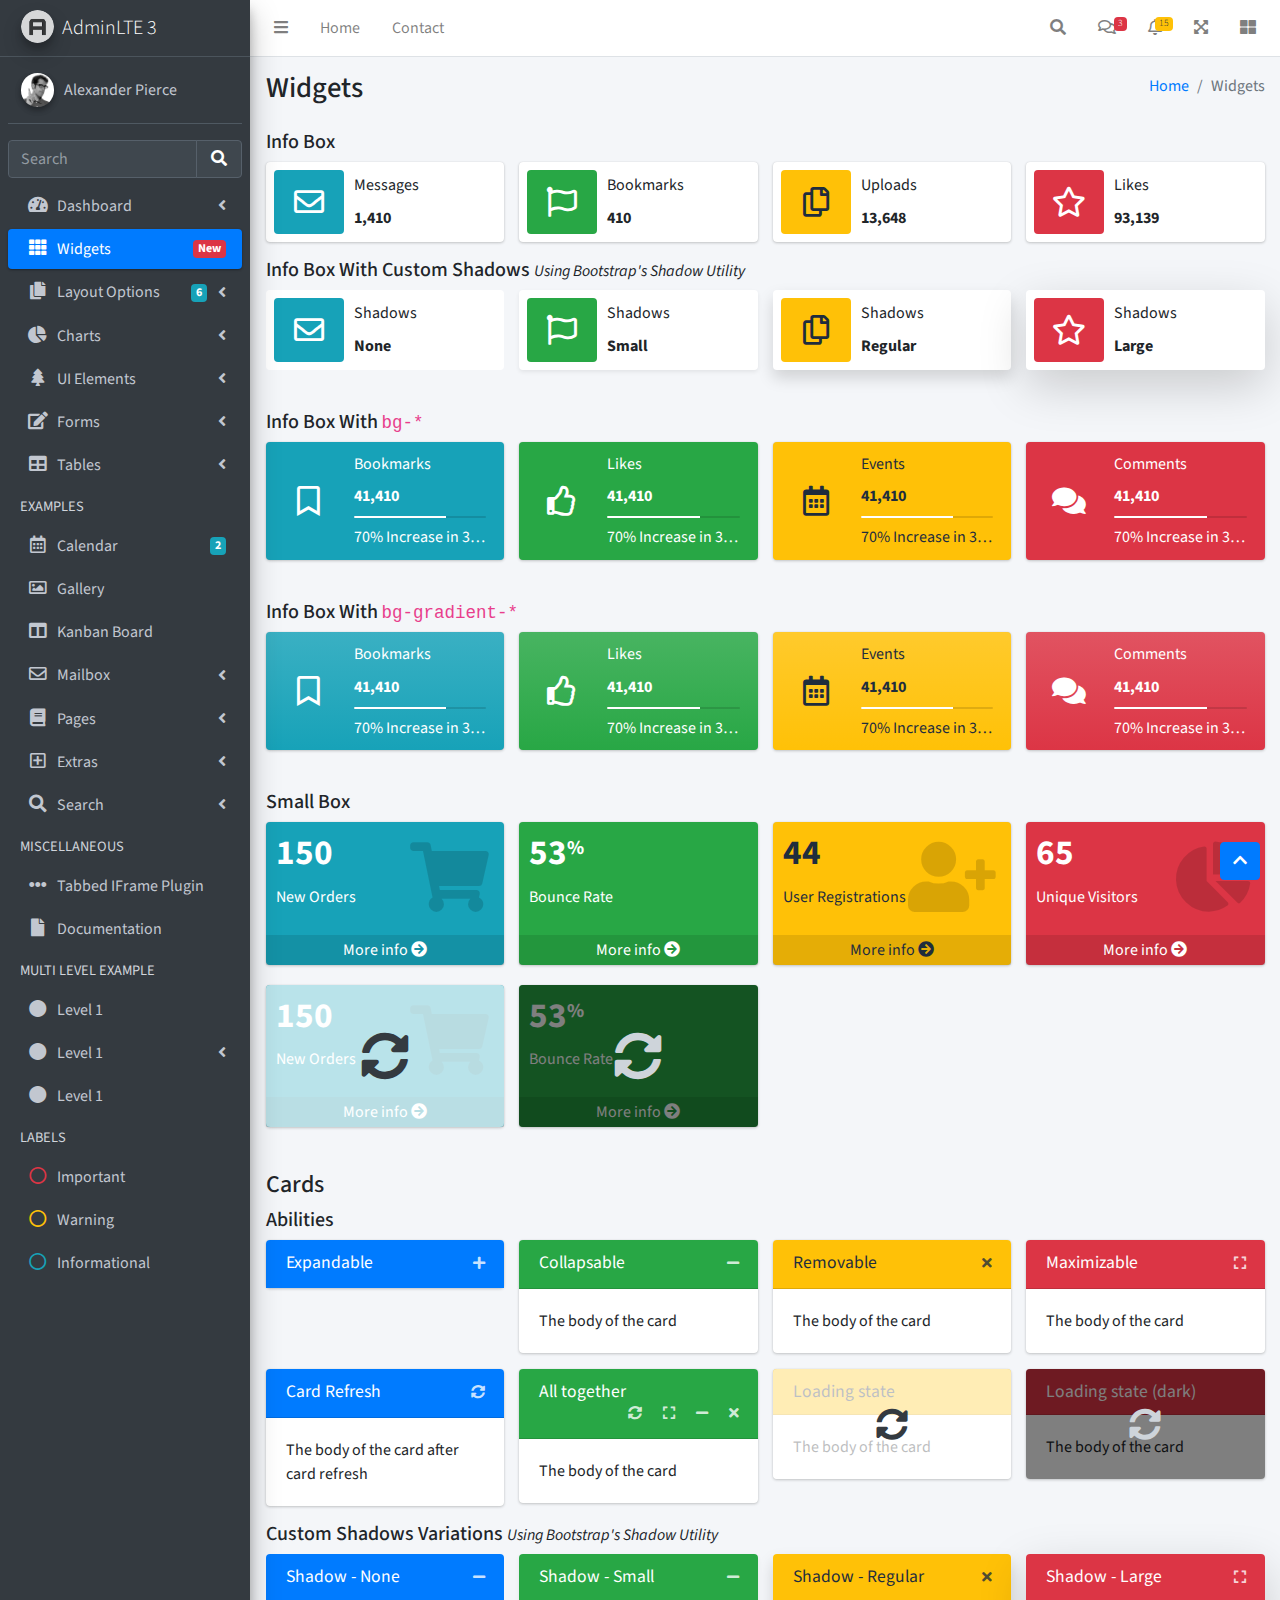
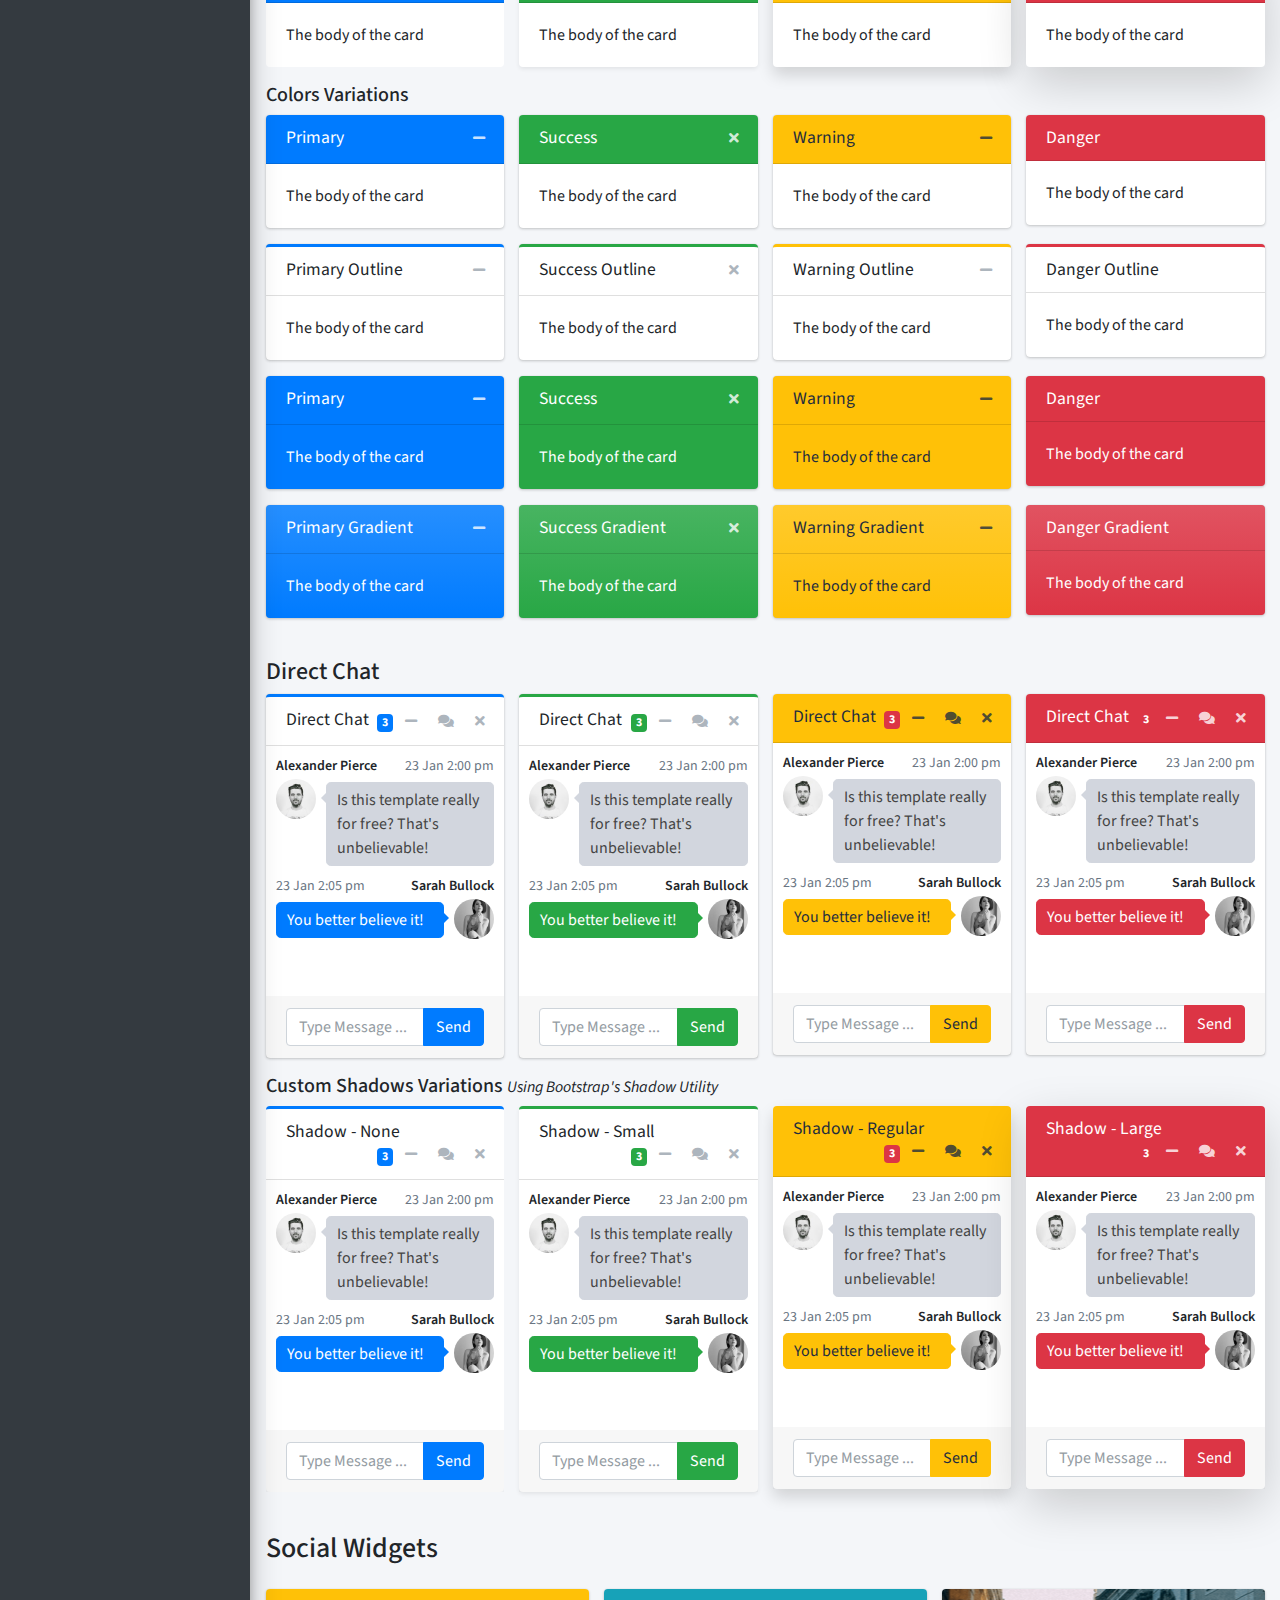
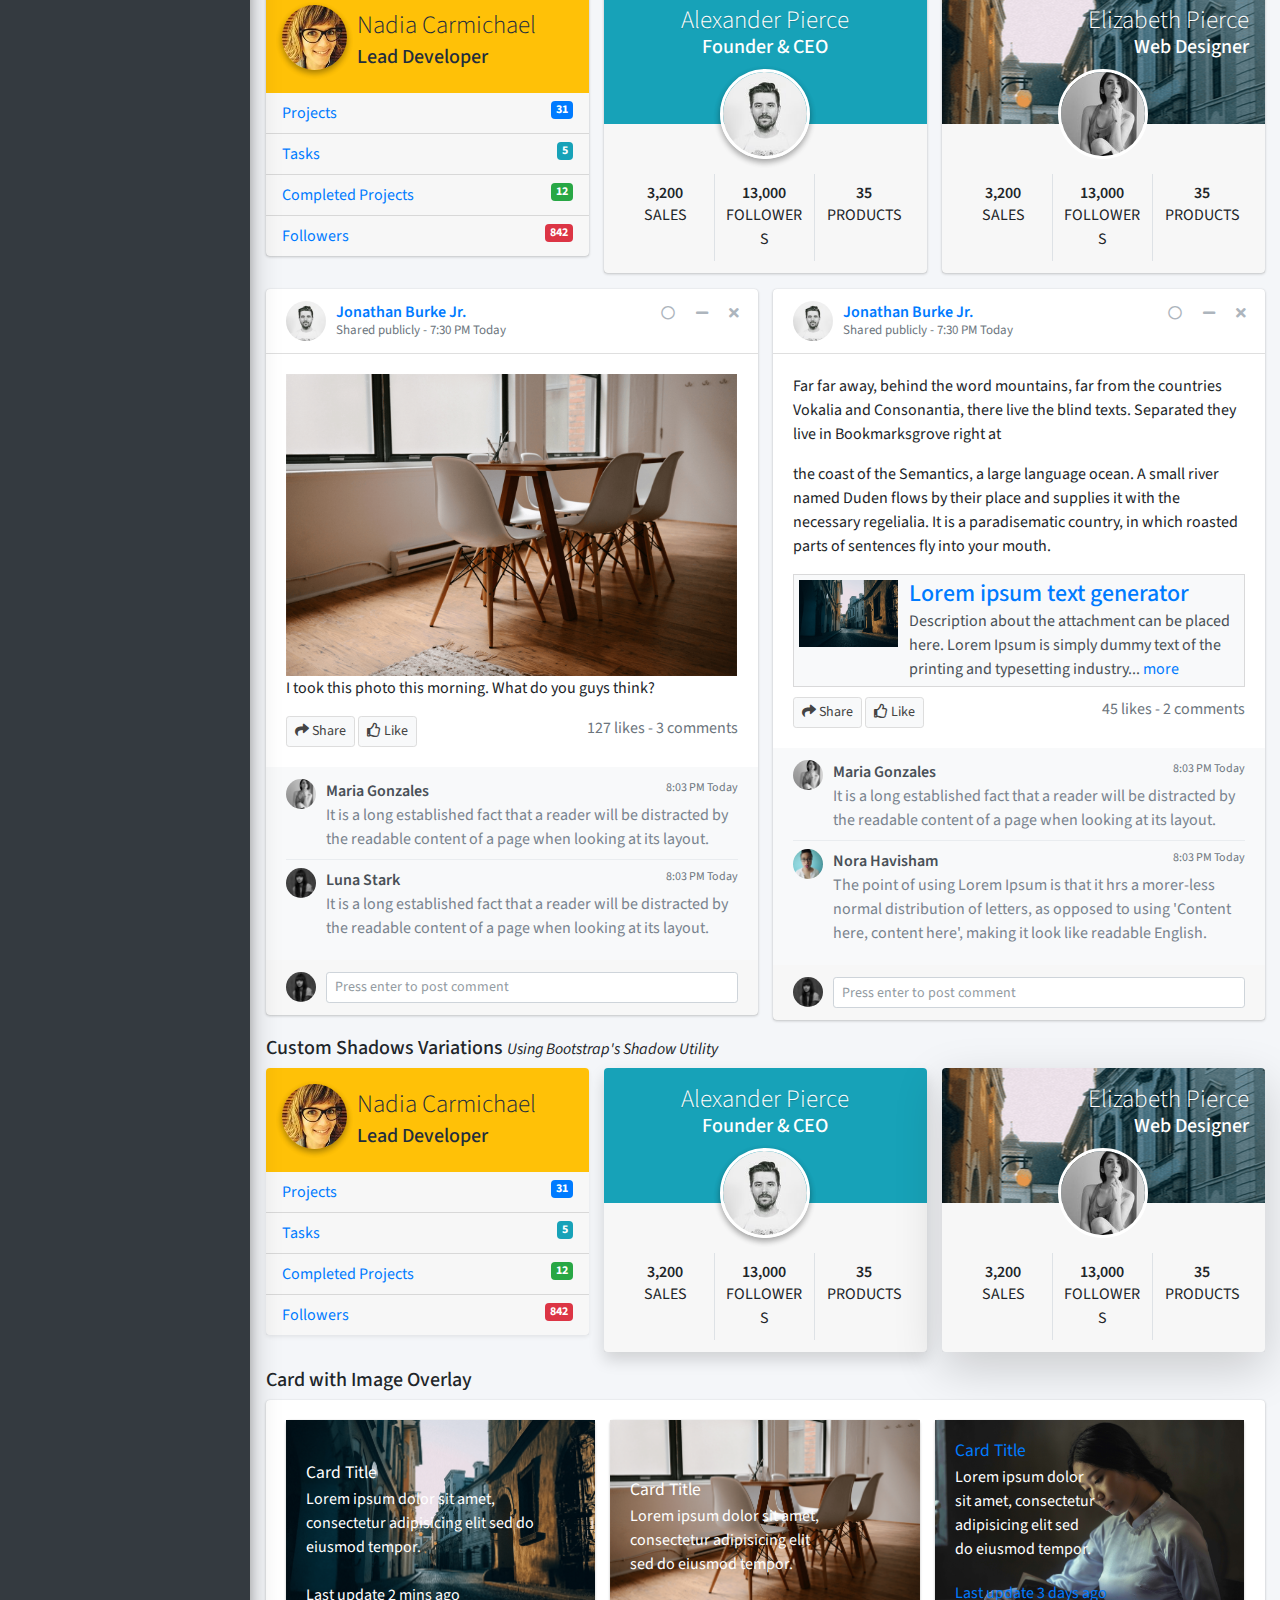
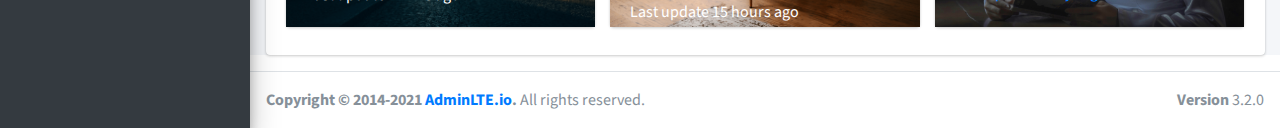
<file: adminlta/pages/widgets.html>
<!DOCTYPE html>
<html lang="en">
<head>
  <meta charset="utf-8">
  <meta name="viewport" content="width=device-width, initial-scale=1">
  <title>AdminLTE 3 | Widgets</title>

  <!-- Google Font: Source Sans Pro -->
  <link rel="stylesheet" href="https://fonts.googleapis.com/css?family=Source+Sans+Pro:300,400,400i,700&display=fallback">
  <!-- Font Awesome -->
  <link rel="stylesheet" href="../plugins/fontawesome-free/css/all.min.css">
  <!-- Ionicons -->
  <link rel="stylesheet" href="https://code.ionicframework.com/ionicons/2.0.1/css/ionicons.min.css">
  <!-- Theme style -->
  <link rel="stylesheet" href="../dist/css/adminlte.min.css">
</head>
<body class="hold-transition sidebar-mini">
<div class="wrapper">
  <!-- Navbar -->
  <nav class="main-header navbar navbar-expand navbar-white navbar-light">
    <!-- Left navbar links -->
    <ul class="navbar-nav">
      <li class="nav-item">
        <a class="nav-link" data-widget="pushmenu" href="#" role="button"><i class="fas fa-bars"></i></a>
      </li>
      <li class="nav-item d-none d-sm-inline-block">
        <a href="../index3.html" class="nav-link">Home</a>
      </li>
      <li class="nav-item d-none d-sm-inline-block">
        <a href="#" class="nav-link">Contact</a>
      </li>
    </ul>

    <!-- Right navbar links -->
    <ul class="navbar-nav ml-auto">
      <!-- Navbar Search -->
      <li class="nav-item">
        <a class="nav-link" data-widget="navbar-search" href="#" role="button">
          <i class="fas fa-search"></i>
        </a>
        <div class="navbar-search-block">
          <form class="form-inline">
            <div class="input-group input-group-sm">
              <input class="form-control form-control-navbar" type="search" placeholder="Search" aria-label="Search">
              <div class="input-group-append">
                <button class="btn btn-navbar" type="submit">
                  <i class="fas fa-search"></i>
                </button>
                <button class="btn btn-navbar" type="button" data-widget="navbar-search">
                  <i class="fas fa-times"></i>
                </button>
              </div>
            </div>
          </form>
        </div>
      </li>

      <!-- Messages Dropdown Menu -->
      <li class="nav-item dropdown">
        <a class="nav-link" data-toggle="dropdown" href="#">
          <i class="far fa-comments"></i>
          <span class="badge badge-danger navbar-badge">3</span>
        </a>
        <div class="dropdown-menu dropdown-menu-lg dropdown-menu-right">
          <a href="#" class="dropdown-item">
            <!-- Message Start -->
            <div class="media">
              <img src="../dist/img/user1-128x128.jpg" alt="User Avatar" class="img-size-50 mr-3 img-circle">
              <div class="media-body">
                <h3 class="dropdown-item-title">
                  Brad Diesel
                  <span class="float-right text-sm text-danger"><i class="fas fa-star"></i></span>
                </h3>
                <p class="text-sm">Call me whenever you can...</p>
                <p class="text-sm text-muted"><i class="far fa-clock mr-1"></i> 4 Hours Ago</p>
              </div>
            </div>
            <!-- Message End -->
          </a>
          <div class="dropdown-divider"></div>
          <a href="#" class="dropdown-item">
            <!-- Message Start -->
            <div class="media">
              <img src="../dist/img/user8-128x128.jpg" alt="User Avatar" class="img-size-50 img-circle mr-3">
              <div class="media-body">
                <h3 class="dropdown-item-title">
                  John Pierce
                  <span class="float-right text-sm text-muted"><i class="fas fa-star"></i></span>
                </h3>
                <p class="text-sm">I got your message bro</p>
                <p class="text-sm text-muted"><i class="far fa-clock mr-1"></i> 4 Hours Ago</p>
              </div>
            </div>
            <!-- Message End -->
          </a>
          <div class="dropdown-divider"></div>
          <a href="#" class="dropdown-item">
            <!-- Message Start -->
            <div class="media">
              <img src="../dist/img/user3-128x128.jpg" alt="User Avatar" class="img-size-50 img-circle mr-3">
              <div class="media-body">
                <h3 class="dropdown-item-title">
                  Nora Silvester
                  <span class="float-right text-sm text-warning"><i class="fas fa-star"></i></span>
                </h3>
                <p class="text-sm">The subject goes here</p>
                <p class="text-sm text-muted"><i class="far fa-clock mr-1"></i> 4 Hours Ago</p>
              </div>
            </div>
            <!-- Message End -->
          </a>
          <div class="dropdown-divider"></div>
          <a href="#" class="dropdown-item dropdown-footer">See All Messages</a>
        </div>
      </li>
      <!-- Notifications Dropdown Menu -->
      <li class="nav-item dropdown">
        <a class="nav-link" data-toggle="dropdown" href="#">
          <i class="far fa-bell"></i>
          <span class="badge badge-warning navbar-badge">15</span>
        </a>
        <div class="dropdown-menu dropdown-menu-lg dropdown-menu-right">
          <span class="dropdown-item dropdown-header">15 Notifications</span>
          <div class="dropdown-divider"></div>
          <a href="#" class="dropdown-item">
            <i class="fas fa-envelope mr-2"></i> 4 new messages
            <span class="float-right text-muted text-sm">3 mins</span>
          </a>
          <div class="dropdown-divider"></div>
          <a href="#" class="dropdown-item">
            <i class="fas fa-users mr-2"></i> 8 friend requests
            <span class="float-right text-muted text-sm">12 hours</span>
          </a>
          <div class="dropdown-divider"></div>
          <a href="#" class="dropdown-item">
            <i class="fas fa-file mr-2"></i> 3 new reports
            <span class="float-right text-muted text-sm">2 days</span>
          </a>
          <div class="dropdown-divider"></div>
          <a href="#" class="dropdown-item dropdown-footer">See All Notifications</a>
        </div>
      </li>
      <li class="nav-item">
        <a class="nav-link" data-widget="fullscreen" href="#" role="button">
          <i class="fas fa-expand-arrows-alt"></i>
        </a>
      </li>
      <li class="nav-item">
        <a class="nav-link" data-widget="control-sidebar" data-slide="true" href="#" role="button">
          <i class="fas fa-th-large"></i>
        </a>
      </li>
    </ul>
  </nav>
  <!-- /.navbar -->

  <!-- Main Sidebar Container -->
  <aside class="main-sidebar sidebar-dark-primary elevation-4">
    <!-- Brand Logo -->
    <a href="../index3.html" class="brand-link">
      <img src="../dist/img/AdminLTELogo.png" alt="AdminLTE Logo" class="brand-image img-circle elevation-3" style="opacity: .8">
      <span class="brand-text font-weight-light">AdminLTE 3</span>
    </a>

    <!-- Sidebar -->
    <div class="sidebar">
      <!-- Sidebar user panel (optional) -->
      <div class="user-panel mt-3 pb-3 mb-3 d-flex">
        <div class="image">
          <img src="../dist/img/user2-160x160.jpg" class="img-circle elevation-2" alt="User Image">
        </div>
        <div class="info">
          <a href="#" class="d-block">Alexander Pierce</a>
        </div>
      </div>

      <!-- SidebarSearch Form -->
      <div class="form-inline">
        <div class="input-group" data-widget="sidebar-search">
          <input class="form-control form-control-sidebar" type="search" placeholder="Search" aria-label="Search">
          <div class="input-group-append">
            <button class="btn btn-sidebar">
              <i class="fas fa-search fa-fw"></i>
            </button>
          </div>
        </div>
      </div>

      <!-- Sidebar Menu -->
      <nav class="mt-2">
        <ul class="nav nav-pills nav-sidebar flex-column" data-widget="treeview" role="menu" data-accordion="false">
          <!-- Add icons to the links using the .nav-icon class
               with font-awesome or any other icon font library -->
          <li class="nav-item">
            <a href="#" class="nav-link">
              <i class="nav-icon fas fa-tachometer-alt"></i>
              <p>
                Dashboard
                <i class="right fas fa-angle-left"></i>
              </p>
            </a>
            <ul class="nav nav-treeview">
              <li class="nav-item">
                <a href="../index.html" class="nav-link">
                  <i class="far fa-circle nav-icon"></i>
                  <p>Dashboard v1</p>
                </a>
              </li>
              <li class="nav-item">
                <a href="../index2.html" class="nav-link">
                  <i class="far fa-circle nav-icon"></i>
                  <p>Dashboard v2</p>
                </a>
              </li>
              <li class="nav-item">
                <a href="../index3.html" class="nav-link">
                  <i class="far fa-circle nav-icon"></i>
                  <p>Dashboard v3</p>
                </a>
              </li>
            </ul>
          </li>
          <li class="nav-item">
            <a href="widgets.html" class="nav-link active">
              <i class="nav-icon fas fa-th"></i>
              <p>
                Widgets
                <span class="right badge badge-danger">New</span>
              </p>
            </a>
          </li>
          <li class="nav-item">
            <a href="#" class="nav-link">
              <i class="nav-icon fas fa-copy"></i>
              <p>
                Layout Options
                <i class="fas fa-angle-left right"></i>
                <span class="badge badge-info right">6</span>
              </p>
            </a>
            <ul class="nav nav-treeview">
              <li class="nav-item">
                <a href="layout/top-nav.html" class="nav-link">
                  <i class="far fa-circle nav-icon"></i>
                  <p>Top Navigation</p>
                </a>
              </li>
              <li class="nav-item">
                <a href="layout/top-nav-sidebar.html" class="nav-link">
                  <i class="far fa-circle nav-icon"></i>
                  <p>Top Navigation + Sidebar</p>
                </a>
              </li>
              <li class="nav-item">
                <a href="layout/boxed.html" class="nav-link">
                  <i class="far fa-circle nav-icon"></i>
                  <p>Boxed</p>
                </a>
              </li>
              <li class="nav-item">
                <a href="layout/fixed-sidebar.html" class="nav-link">
                  <i class="far fa-circle nav-icon"></i>
                  <p>Fixed Sidebar</p>
                </a>
              </li>
              <li class="nav-item">
                <a href="layout/fixed-sidebar-custom.html" class="nav-link">
                  <i class="far fa-circle nav-icon"></i>
                  <p>Fixed Sidebar <small>+ Custom Area</small></p>
                </a>
              </li>
              <li class="nav-item">
                <a href="layout/fixed-topnav.html" class="nav-link">
                  <i class="far fa-circle nav-icon"></i>
                  <p>Fixed Navbar</p>
                </a>
              </li>
              <li class="nav-item">
                <a href="layout/fixed-footer.html" class="nav-link">
                  <i class="far fa-circle nav-icon"></i>
                  <p>Fixed Footer</p>
                </a>
              </li>
              <li class="nav-item">
                <a href="layout/collapsed-sidebar.html" class="nav-link">
                  <i class="far fa-circle nav-icon"></i>
                  <p>Collapsed Sidebar</p>
                </a>
              </li>
            </ul>
          </li>
          <li class="nav-item">
            <a href="#" class="nav-link">
              <i class="nav-icon fas fa-chart-pie"></i>
              <p>
                Charts
                <i class="right fas fa-angle-left"></i>
              </p>
            </a>
            <ul class="nav nav-treeview">
              <li class="nav-item">
                <a href="charts/chartjs.html" class="nav-link">
                  <i class="far fa-circle nav-icon"></i>
                  <p>ChartJS</p>
                </a>
              </li>
              <li class="nav-item">
                <a href="charts/flot.html" class="nav-link">
                  <i class="far fa-circle nav-icon"></i>
                  <p>Flot</p>
                </a>
              </li>
              <li class="nav-item">
                <a href="charts/inline.html" class="nav-link">
                  <i class="far fa-circle nav-icon"></i>
                  <p>Inline</p>
                </a>
              </li>
              <li class="nav-item">
                <a href="charts/uplot.html" class="nav-link">
                  <i class="far fa-circle nav-icon"></i>
                  <p>uPlot</p>
                </a>
              </li>
            </ul>
          </li>
          <li class="nav-item">
            <a href="#" class="nav-link">
              <i class="nav-icon fas fa-tree"></i>
              <p>
                UI Elements
                <i class="fas fa-angle-left right"></i>
              </p>
            </a>
            <ul class="nav nav-treeview">
              <li class="nav-item">
                <a href="UI/general.html" class="nav-link">
                  <i class="far fa-circle nav-icon"></i>
                  <p>General</p>
                </a>
              </li>
              <li class="nav-item">
                <a href="UI/icons.html" class="nav-link">
                  <i class="far fa-circle nav-icon"></i>
                  <p>Icons</p>
                </a>
              </li>
              <li class="nav-item">
                <a href="UI/buttons.html" class="nav-link">
                  <i class="far fa-circle nav-icon"></i>
                  <p>Buttons</p>
                </a>
              </li>
              <li class="nav-item">
                <a href="UI/sliders.html" class="nav-link">
                  <i class="far fa-circle nav-icon"></i>
                  <p>Sliders</p>
                </a>
              </li>
              <li class="nav-item">
                <a href="UI/modals.html" class="nav-link">
                  <i class="far fa-circle nav-icon"></i>
                  <p>Modals & Alerts</p>
                </a>
              </li>
              <li class="nav-item">
                <a href="UI/navbar.html" class="nav-link">
                  <i class="far fa-circle nav-icon"></i>
                  <p>Navbar & Tabs</p>
                </a>
              </li>
              <li class="nav-item">
                <a href="UI/timeline.html" class="nav-link">
                  <i class="far fa-circle nav-icon"></i>
                  <p>Timeline</p>
                </a>
              </li>
              <li class="nav-item">
                <a href="UI/ribbons.html" class="nav-link">
                  <i class="far fa-circle nav-icon"></i>
                  <p>Ribbons</p>
                </a>
              </li>
            </ul>
          </li>
          <li class="nav-item">
            <a href="#" class="nav-link">
              <i class="nav-icon fas fa-edit"></i>
              <p>
                Forms
                <i class="fas fa-angle-left right"></i>
              </p>
            </a>
            <ul class="nav nav-treeview">
              <li class="nav-item">
                <a href="forms/general.html" class="nav-link">
                  <i class="far fa-circle nav-icon"></i>
                  <p>General Elements</p>
                </a>
              </li>
              <li class="nav-item">
                <a href="forms/advanced.html" class="nav-link">
                  <i class="far fa-circle nav-icon"></i>
                  <p>Advanced Elements</p>
                </a>
              </li>
              <li class="nav-item">
                <a href="forms/editors.html" class="nav-link">
                  <i class="far fa-circle nav-icon"></i>
                  <p>Editors</p>
                </a>
              </li>
              <li class="nav-item">
                <a href="forms/validation.html" class="nav-link">
                  <i class="far fa-circle nav-icon"></i>
                  <p>Validation</p>
                </a>
              </li>
            </ul>
          </li>
          <li class="nav-item">
            <a href="#" class="nav-link">
              <i class="nav-icon fas fa-table"></i>
              <p>
                Tables
                <i class="fas fa-angle-left right"></i>
              </p>
            </a>
            <ul class="nav nav-treeview">
              <li class="nav-item">
                <a href="tables/simple.html" class="nav-link">
                  <i class="far fa-circle nav-icon"></i>
                  <p>Simple Tables</p>
                </a>
              </li>
              <li class="nav-item">
                <a href="tables/data.html" class="nav-link">
                  <i class="far fa-circle nav-icon"></i>
                  <p>DataTables</p>
                </a>
              </li>
              <li class="nav-item">
                <a href="tables/jsgrid.html" class="nav-link">
                  <i class="far fa-circle nav-icon"></i>
                  <p>jsGrid</p>
                </a>
              </li>
            </ul>
          </li>
          <li class="nav-header">EXAMPLES</li>
          <li class="nav-item">
            <a href="calendar.html" class="nav-link">
              <i class="nav-icon far fa-calendar-alt"></i>
              <p>
                Calendar
                <span class="badge badge-info right">2</span>
              </p>
            </a>
          </li>
          <li class="nav-item">
            <a href="gallery.html" class="nav-link">
              <i class="nav-icon far fa-image"></i>
              <p>
                Gallery
              </p>
            </a>
          </li>
          <li class="nav-item">
            <a href="kanban.html" class="nav-link">
              <i class="nav-icon fas fa-columns"></i>
              <p>
                Kanban Board
              </p>
            </a>
          </li>
          <li class="nav-item">
            <a href="#" class="nav-link">
              <i class="nav-icon far fa-envelope"></i>
              <p>
                Mailbox
                <i class="fas fa-angle-left right"></i>
              </p>
            </a>
            <ul class="nav nav-treeview">
              <li class="nav-item">
                <a href="mailbox/mailbox.html" class="nav-link">
                  <i class="far fa-circle nav-icon"></i>
                  <p>Inbox</p>
                </a>
              </li>
              <li class="nav-item">
                <a href="mailbox/compose.html" class="nav-link">
                  <i class="far fa-circle nav-icon"></i>
                  <p>Compose</p>
                </a>
              </li>
              <li class="nav-item">
                <a href="mailbox/read-mail.html" class="nav-link">
                  <i class="far fa-circle nav-icon"></i>
                  <p>Read</p>
                </a>
              </li>
            </ul>
          </li>
          <li class="nav-item">
            <a href="#" class="nav-link">
              <i class="nav-icon fas fa-book"></i>
              <p>
                Pages
                <i class="fas fa-angle-left right"></i>
              </p>
            </a>
            <ul class="nav nav-treeview">
              <li class="nav-item">
                <a href="examples/invoice.html" class="nav-link">
                  <i class="far fa-circle nav-icon"></i>
                  <p>Invoice</p>
                </a>
              </li>
              <li class="nav-item">
                <a href="examples/profile.html" class="nav-link">
                  <i class="far fa-circle nav-icon"></i>
                  <p>Profile</p>
                </a>
              </li>
              <li class="nav-item">
                <a href="examples/e-commerce.html" class="nav-link">
                  <i class="far fa-circle nav-icon"></i>
                  <p>E-commerce</p>
                </a>
              </li>
              <li class="nav-item">
                <a href="examples/projects.html" class="nav-link">
                  <i class="far fa-circle nav-icon"></i>
                  <p>Projects</p>
                </a>
              </li>
              <li class="nav-item">
                <a href="examples/project-add.html" class="nav-link">
                  <i class="far fa-circle nav-icon"></i>
                  <p>Project Add</p>
                </a>
              </li>
              <li class="nav-item">
                <a href="examples/project-edit.html" class="nav-link">
                  <i class="far fa-circle nav-icon"></i>
                  <p>Project Edit</p>
                </a>
              </li>
              <li class="nav-item">
                <a href="examples/project-detail.html" class="nav-link">
                  <i class="far fa-circle nav-icon"></i>
                  <p>Project Detail</p>
                </a>
              </li>
              <li class="nav-item">
                <a href="examples/contacts.html" class="nav-link">
                  <i class="far fa-circle nav-icon"></i>
                  <p>Contacts</p>
                </a>
              </li>
              <li class="nav-item">
                <a href="examples/faq.html" class="nav-link">
                  <i class="far fa-circle nav-icon"></i>
                  <p>FAQ</p>
                </a>
              </li>
              <li class="nav-item">
                <a href="examples/contact-us.html" class="nav-link">
                  <i class="far fa-circle nav-icon"></i>
                  <p>Contact us</p>
                </a>
              </li>
            </ul>
          </li>
          <li class="nav-item">
            <a href="#" class="nav-link">
              <i class="nav-icon far fa-plus-square"></i>
              <p>
                Extras
                <i class="fas fa-angle-left right"></i>
              </p>
            </a>
            <ul class="nav nav-treeview">
              <li class="nav-item">
                <a href="#" class="nav-link">
                  <i class="far fa-circle nav-icon"></i>
                  <p>
                    Login & Register v1
                    <i class="fas fa-angle-left right"></i>
                  </p>
                </a>
                <ul class="nav nav-treeview">
                  <li class="nav-item">
                    <a href="examples/login.html" class="nav-link">
                      <i class="far fa-circle nav-icon"></i>
                      <p>Login v1</p>
                    </a>
                  </li>
                  <li class="nav-item">
                    <a href="examples/register.html" class="nav-link">
                      <i class="far fa-circle nav-icon"></i>
                      <p>Register v1</p>
                    </a>
                  </li>
                  <li class="nav-item">
                    <a href="examples/forgot-password.html" class="nav-link">
                      <i class="far fa-circle nav-icon"></i>
                      <p>Forgot Password v1</p>
                    </a>
                  </li>
                  <li class="nav-item">
                    <a href="examples/recover-password.html" class="nav-link">
                      <i class="far fa-circle nav-icon"></i>
                      <p>Recover Password v1</p>
                    </a>
                  </li>
                </ul>
              </li>
              <li class="nav-item">
                <a href="#" class="nav-link">
                  <i class="far fa-circle nav-icon"></i>
                  <p>
                    Login & Register v2
                    <i class="fas fa-angle-left right"></i>
                  </p>
                </a>
                <ul class="nav nav-treeview">
                  <li class="nav-item">
                    <a href="examples/login-v2.html" class="nav-link">
                      <i class="far fa-circle nav-icon"></i>
                      <p>Login v2</p>
                    </a>
                  </li>
                  <li class="nav-item">
                    <a href="examples/register-v2.html" class="nav-link">
                      <i class="far fa-circle nav-icon"></i>
                      <p>Register v2</p>
                    </a>
                  </li>
                  <li class="nav-item">
                    <a href="examples/forgot-password-v2.html" class="nav-link">
                      <i class="far fa-circle nav-icon"></i>
                      <p>Forgot Password v2</p>
                    </a>
                  </li>
                  <li class="nav-item">
                    <a href="examples/recover-password-v2.html" class="nav-link">
                      <i class="far fa-circle nav-icon"></i>
                      <p>Recover Password v2</p>
                    </a>
                  </li>
                </ul>
              </li>
              <li class="nav-item">
                <a href="examples/lockscreen.html" class="nav-link">
                  <i class="far fa-circle nav-icon"></i>
                  <p>Lockscreen</p>
                </a>
              </li>
              <li class="nav-item">
                <a href="examples/legacy-user-menu.html" class="nav-link">
                  <i class="far fa-circle nav-icon"></i>
                  <p>Legacy User Menu</p>
                </a>
              </li>
              <li class="nav-item">
                <a href="examples/language-menu.html" class="nav-link">
                  <i class="far fa-circle nav-icon"></i>
                  <p>Language Menu</p>
                </a>
              </li>
              <li class="nav-item">
                <a href="examples/404.html" class="nav-link">
                  <i class="far fa-circle nav-icon"></i>
                  <p>Error 404</p>
                </a>
              </li>
              <li class="nav-item">
                <a href="examples/500.html" class="nav-link">
                  <i class="far fa-circle nav-icon"></i>
                  <p>Error 500</p>
                </a>
              </li>
              <li class="nav-item">
                <a href="examples/pace.html" class="nav-link">
                  <i class="far fa-circle nav-icon"></i>
                  <p>Pace</p>
                </a>
              </li>
              <li class="nav-item">
                <a href="examples/blank.html" class="nav-link">
                  <i class="far fa-circle nav-icon"></i>
                  <p>Blank Page</p>
                </a>
              </li>
              <li class="nav-item">
                <a href="../starter.html" class="nav-link">
                  <i class="far fa-circle nav-icon"></i>
                  <p>Starter Page</p>
                </a>
              </li>
            </ul>
          </li>
          <li class="nav-item">
            <a href="#" class="nav-link">
              <i class="nav-icon fas fa-search"></i>
              <p>
                Search
                <i class="fas fa-angle-left right"></i>
              </p>
            </a>
            <ul class="nav nav-treeview">
              <li class="nav-item">
                <a href="search/simple.html" class="nav-link">
                  <i class="far fa-circle nav-icon"></i>
                  <p>Simple Search</p>
                </a>
              </li>
              <li class="nav-item">
                <a href="search/enhanced.html" class="nav-link">
                  <i class="far fa-circle nav-icon"></i>
                  <p>Enhanced</p>
                </a>
              </li>
            </ul>
          </li>
          <li class="nav-header">MISCELLANEOUS</li>
          <li class="nav-item">
            <a href="../iframe.html" class="nav-link">
              <i class="nav-icon fas fa-ellipsis-h"></i>
              <p>Tabbed IFrame Plugin</p>
            </a>
          </li>
          <li class="nav-item">
            <a href="https://adminlte.io/docs/3.1/" class="nav-link">
              <i class="nav-icon fas fa-file"></i>
              <p>Documentation</p>
            </a>
          </li>
          <li class="nav-header">MULTI LEVEL EXAMPLE</li>
          <li class="nav-item">
            <a href="#" class="nav-link">
              <i class="fas fa-circle nav-icon"></i>
              <p>Level 1</p>
            </a>
          </li>
          <li class="nav-item">
            <a href="#" class="nav-link">
              <i class="nav-icon fas fa-circle"></i>
              <p>
                Level 1
                <i class="right fas fa-angle-left"></i>
              </p>
            </a>
            <ul class="nav nav-treeview">
              <li class="nav-item">
                <a href="#" class="nav-link">
                  <i class="far fa-circle nav-icon"></i>
                  <p>Level 2</p>
                </a>
              </li>
              <li class="nav-item">
                <a href="#" class="nav-link">
                  <i class="far fa-circle nav-icon"></i>
                  <p>
                    Level 2
                    <i class="right fas fa-angle-left"></i>
                  </p>
                </a>
                <ul class="nav nav-treeview">
                  <li class="nav-item">
                    <a href="#" class="nav-link">
                      <i class="far fa-dot-circle nav-icon"></i>
                      <p>Level 3</p>
                    </a>
                  </li>
                  <li class="nav-item">
                    <a href="#" class="nav-link">
                      <i class="far fa-dot-circle nav-icon"></i>
                      <p>Level 3</p>
                    </a>
                  </li>
                  <li class="nav-item">
                    <a href="#" class="nav-link">
                      <i class="far fa-dot-circle nav-icon"></i>
                      <p>Level 3</p>
                    </a>
                  </li>
                </ul>
              </li>
              <li class="nav-item">
                <a href="#" class="nav-link">
                  <i class="far fa-circle nav-icon"></i>
                  <p>Level 2</p>
                </a>
              </li>
            </ul>
          </li>
          <li class="nav-item">
            <a href="#" class="nav-link">
              <i class="fas fa-circle nav-icon"></i>
              <p>Level 1</p>
            </a>
          </li>
          <li class="nav-header">LABELS</li>
          <li class="nav-item">
            <a href="#" class="nav-link">
              <i class="nav-icon far fa-circle text-danger"></i>
              <p class="text">Important</p>
            </a>
          </li>
          <li class="nav-item">
            <a href="#" class="nav-link">
              <i class="nav-icon far fa-circle text-warning"></i>
              <p>Warning</p>
            </a>
          </li>
          <li class="nav-item">
            <a href="#" class="nav-link">
              <i class="nav-icon far fa-circle text-info"></i>
              <p>Informational</p>
            </a>
          </li>
        </ul>
      </nav>
      <!-- /.sidebar-menu -->
    </div>
    <!-- /.sidebar -->
  </aside>

  <!-- Content Wrapper. Contains page content -->
  <div class="content-wrapper">
    <!-- Content Header (Page header) -->
    <section class="content-header">
      <div class="container-fluid">
        <div class="row mb-2">
          <div class="col-sm-6">
            <h1>Widgets</h1>
          </div>
          <div class="col-sm-6">
            <ol class="breadcrumb float-sm-right">
              <li class="breadcrumb-item"><a href="#">Home</a></li>
              <li class="breadcrumb-item active">Widgets</li>
            </ol>
          </div>
        </div>
      </div><!-- /.container-fluid -->
    </section>

    <!-- Main content -->
    <section class="content">
      <div class="container-fluid">
        <h5 class="mb-2">Info Box</h5>
        <div class="row">
          <div class="col-md-3 col-sm-6 col-12">
            <div class="info-box">
              <span class="info-box-icon bg-info"><i class="far fa-envelope"></i></span>

              <div class="info-box-content">
                <span class="info-box-text">Messages</span>
                <span class="info-box-number">1,410</span>
              </div>
              <!-- /.info-box-content -->
            </div>
            <!-- /.info-box -->
          </div>
          <!-- /.col -->
          <div class="col-md-3 col-sm-6 col-12">
            <div class="info-box">
              <span class="info-box-icon bg-success"><i class="far fa-flag"></i></span>

              <div class="info-box-content">
                <span class="info-box-text">Bookmarks</span>
                <span class="info-box-number">410</span>
              </div>
              <!-- /.info-box-content -->
            </div>
            <!-- /.info-box -->
          </div>
          <!-- /.col -->
          <div class="col-md-3 col-sm-6 col-12">
            <div class="info-box">
              <span class="info-box-icon bg-warning"><i class="far fa-copy"></i></span>

              <div class="info-box-content">
                <span class="info-box-text">Uploads</span>
                <span class="info-box-number">13,648</span>
              </div>
              <!-- /.info-box-content -->
            </div>
            <!-- /.info-box -->
          </div>
          <!-- /.col -->
          <div class="col-md-3 col-sm-6 col-12">
            <div class="info-box">
              <span class="info-box-icon bg-danger"><i class="far fa-star"></i></span>

              <div class="info-box-content">
                <span class="info-box-text">Likes</span>
                <span class="info-box-number">93,139</span>
              </div>
              <!-- /.info-box-content -->
            </div>
            <!-- /.info-box -->
          </div>
          <!-- /.col -->
        </div>
        <!-- /.row -->

        <!-- =========================================================== -->
        <h5 class="mb-2">Info Box With Custom Shadows <small><i>Using Bootstrap's Shadow Utility</i></small></h5>
        <div class="row">
          <div class="col-md-3 col-sm-6 col-12">
            <div class="info-box shadow-none">
              <span class="info-box-icon bg-info"><i class="far fa-envelope"></i></span>

              <div class="info-box-content">
                <span class="info-box-text">Shadows</span>
                <span class="info-box-number">None</span>
              </div>
              <!-- /.info-box-content -->
            </div>
            <!-- /.info-box -->
          </div>
          <!-- /.col -->
          <div class="col-md-3 col-sm-6 col-12">
            <div class="info-box shadow-sm">
              <span class="info-box-icon bg-success"><i class="far fa-flag"></i></span>

              <div class="info-box-content">
                <span class="info-box-text">Shadows</span>
                <span class="info-box-number">Small</span>
              </div>
              <!-- /.info-box-content -->
            </div>
            <!-- /.info-box -->
          </div>
          <!-- /.col -->
          <div class="col-md-3 col-sm-6 col-12">
            <div class="info-box shadow">
              <span class="info-box-icon bg-warning"><i class="far fa-copy"></i></span>

              <div class="info-box-content">
                <span class="info-box-text">Shadows</span>
                <span class="info-box-number">Regular</span>
              </div>
              <!-- /.info-box-content -->
            </div>
            <!-- /.info-box -->
          </div>
          <!-- /.col -->
          <div class="col-md-3 col-sm-6 col-12">
            <div class="info-box shadow-lg">
              <span class="info-box-icon bg-danger"><i class="far fa-star"></i></span>

              <div class="info-box-content">
                <span class="info-box-text">Shadows</span>
                <span class="info-box-number">Large</span>
              </div>
              <!-- /.info-box-content -->
            </div>
            <!-- /.info-box -->
          </div>
          <!-- /.col -->
        </div>
        <!-- /.row -->

        <!-- =========================================================== -->
        <h5 class="mt-4 mb-2">Info Box With <code>bg-*</code></h5>
        <div class="row">
          <div class="col-md-3 col-sm-6 col-12">
            <div class="info-box bg-info">
              <span class="info-box-icon"><i class="far fa-bookmark"></i></span>

              <div class="info-box-content">
                <span class="info-box-text">Bookmarks</span>
                <span class="info-box-number">41,410</span>

                <div class="progress">
                  <div class="progress-bar" style="width: 70%"></div>
                </div>
                <span class="progress-description">
                  70% Increase in 30 Days
                </span>
              </div>
              <!-- /.info-box-content -->
            </div>
            <!-- /.info-box -->
          </div>
          <!-- /.col -->
          <div class="col-md-3 col-sm-6 col-12">
            <div class="info-box bg-success">
              <span class="info-box-icon"><i class="far fa-thumbs-up"></i></span>

              <div class="info-box-content">
                <span class="info-box-text">Likes</span>
                <span class="info-box-number">41,410</span>

                <div class="progress">
                  <div class="progress-bar" style="width: 70%"></div>
                </div>
                <span class="progress-description">
                  70% Increase in 30 Days
                </span>
              </div>
              <!-- /.info-box-content -->
            </div>
            <!-- /.info-box -->
          </div>
          <!-- /.col -->
          <div class="col-md-3 col-sm-6 col-12">
            <div class="info-box bg-warning">
              <span class="info-box-icon"><i class="far fa-calendar-alt"></i></span>

              <div class="info-box-content">
                <span class="info-box-text">Events</span>
                <span class="info-box-number">41,410</span>

                <div class="progress">
                  <div class="progress-bar" style="width: 70%"></div>
                </div>
                <span class="progress-description">
                  70% Increase in 30 Days
                </span>
              </div>
              <!-- /.info-box-content -->
            </div>
            <!-- /.info-box -->
          </div>
          <!-- /.col -->
          <div class="col-md-3 col-sm-6 col-12">
            <div class="info-box bg-danger">
              <span class="info-box-icon"><i class="fas fa-comments"></i></span>

              <div class="info-box-content">
                <span class="info-box-text">Comments</span>
                <span class="info-box-number">41,410</span>

                <div class="progress">
                  <div class="progress-bar" style="width: 70%"></div>
                </div>
                <span class="progress-description">
                  70% Increase in 30 Days
                </span>
              </div>
              <!-- /.info-box-content -->
            </div>
            <!-- /.info-box -->
          </div>
          <!-- /.col -->
        </div>
        <!-- /.row -->

        <!-- =========================================================== -->
        <h5 class="mt-4 mb-2">Info Box With <code>bg-gradient-*</code></h5>
        <div class="row">
          <div class="col-md-3 col-sm-6 col-12">
            <div class="info-box bg-gradient-info">
              <span class="info-box-icon"><i class="far fa-bookmark"></i></span>

              <div class="info-box-content">
                <span class="info-box-text">Bookmarks</span>
                <span class="info-box-number">41,410</span>

                <div class="progress">
                  <div class="progress-bar" style="width: 70%"></div>
                </div>
                <span class="progress-description">
                  70% Increase in 30 Days
                </span>
              </div>
              <!-- /.info-box-content -->
            </div>
            <!-- /.info-box -->
          </div>
          <!-- /.col -->
          <div class="col-md-3 col-sm-6 col-12">
            <div class="info-box bg-gradient-success">
              <span class="info-box-icon"><i class="far fa-thumbs-up"></i></span>

              <div class="info-box-content">
                <span class="info-box-text">Likes</span>
                <span class="info-box-number">41,410</span>

                <div class="progress">
                  <div class="progress-bar" style="width: 70%"></div>
                </div>
                <span class="progress-description">
                  70% Increase in 30 Days
                </span>
              </div>
              <!-- /.info-box-content -->
            </div>
            <!-- /.info-box -->
          </div>
          <!-- /.col -->
          <div class="col-md-3 col-sm-6 col-12">
            <div class="info-box bg-gradient-warning">
              <span class="info-box-icon"><i class="far fa-calendar-alt"></i></span>

              <div class="info-box-content">
                <span class="info-box-text">Events</span>
                <span class="info-box-number">41,410</span>

                <div class="progress">
                  <div class="progress-bar" style="width: 70%"></div>
                </div>
                <span class="progress-description">
                  70% Increase in 30 Days
                </span>
              </div>
              <!-- /.info-box-content -->
            </div>
            <!-- /.info-box -->
          </div>
          <!-- /.col -->
          <div class="col-md-3 col-sm-6 col-12">
            <div class="info-box bg-gradient-danger">
              <span class="info-box-icon"><i class="fas fa-comments"></i></span>

              <div class="info-box-content">
                <span class="info-box-text">Comments</span>
                <span class="info-box-number">41,410</span>

                <div class="progress">
                  <div class="progress-bar" style="width: 70%"></div>
                </div>
                <span class="progress-description">
                  70% Increase in 30 Days
                </span>
              </div>
              <!-- /.info-box-content -->
            </div>
            <!-- /.info-box -->
          </div>
          <!-- /.col -->
        </div>
        <!-- /.row -->

        <!-- =========================================================== -->

        <!-- Small Box (Stat card) -->
        <h5 class="mb-2 mt-4">Small Box</h5>
        <div class="row">
          <div class="col-lg-3 col-6">
            <!-- small card -->
            <div class="small-box bg-info">
              <div class="inner">
                <h3>150</h3>

                <p>New Orders</p>
              </div>
              <div class="icon">
                <i class="fas fa-shopping-cart"></i>
              </div>
              <a href="#" class="small-box-footer">
                More info <i class="fas fa-arrow-circle-right"></i>
              </a>
            </div>
          </div>
          <!-- ./col -->
          <div class="col-lg-3 col-6">
            <!-- small card -->
            <div class="small-box bg-success">
              <div class="inner">
                <h3>53<sup style="font-size: 20px">%</sup></h3>

                <p>Bounce Rate</p>
              </div>
              <div class="icon">
                <i class="ion ion-stats-bars"></i>
              </div>
              <a href="#" class="small-box-footer">
                More info <i class="fas fa-arrow-circle-right"></i>
              </a>
            </div>
          </div>
          <!-- ./col -->
          <div class="col-lg-3 col-6">
            <!-- small card -->
            <div class="small-box bg-warning">
              <div class="inner">
                <h3>44</h3>

                <p>User Registrations</p>
              </div>
              <div class="icon">
                <i class="fas fa-user-plus"></i>
              </div>
              <a href="#" class="small-box-footer">
                More info <i class="fas fa-arrow-circle-right"></i>
              </a>
            </div>
          </div>
          <!-- ./col -->
          <div class="col-lg-3 col-6">
            <!-- small card -->
            <div class="small-box bg-danger">
              <div class="inner">
                <h3>65</h3>

                <p>Unique Visitors</p>
              </div>
              <div class="icon">
                <i class="fas fa-chart-pie"></i>
              </div>
              <a href="#" class="small-box-footer">
                More info <i class="fas fa-arrow-circle-right"></i>
              </a>
            </div>
          </div>
          <!-- ./col -->
        </div>
        <!-- /.row -->

        <!-- Small Box (Stat card) -->
        <div class="row">
          <div class="col-lg-3 col-6">
            <!-- small card -->
            <div class="small-box bg-info">
              <!-- Loading (remove the following to stop the loading)-->
              <div class="overlay">
                <i class="fas fa-3x fa-sync-alt"></i>
              </div>
              <!-- end loading -->
              <div class="inner">
                <h3>150</h3>

                <p>New Orders</p>
              </div>
              <div class="icon">
                <i class="fas fa-shopping-cart"></i>
              </div>
              <a href="#" class="small-box-footer">
                More info <i class="fas fa-arrow-circle-right"></i>
              </a>
            </div>
          </div>
          <!-- ./col -->
          <div class="col-lg-3 col-6">
            <!-- small card -->
            <div class="small-box bg-success">
              <!-- Loading (remove the following to stop the loading)-->
              <div class="overlay dark">
                <i class="fas fa-3x fa-sync-alt"></i>
              </div>
              <!-- end loading -->
              <div class="inner">
                <h3>53<sup style="font-size: 20px">%</sup></h3>

                <p>Bounce Rate</p>
              </div>
              <div class="icon">
                <i class="ion ion-stats-bars"></i>
              </div>
              <a href="#" class="small-box-footer">
                More info <i class="fas fa-arrow-circle-right"></i>
              </a>
            </div>
          </div>
          <!-- ./col -->
        </div>
        <!-- /.row -->

        <!-- =========================================================== -->
        <h4 class="mb-2 mt-4">Cards</h4>
        <h5 class="mb-2">Abilities</h5>
        <div class="row">
          <div class="col-md-3">
            <div class="card card-primary collapsed-card">
              <div class="card-header">
                <h3 class="card-title">Expandable</h3>

                <div class="card-tools">
                  <button type="button" class="btn btn-tool" data-card-widget="collapse"><i class="fas fa-plus"></i>
                  </button>
                </div>
                <!-- /.card-tools -->
              </div>
              <!-- /.card-header -->
              <div class="card-body">
                The body of the card
              </div>
              <!-- /.card-body -->
            </div>
            <!-- /.card -->
          </div>
          <!-- /.col -->
          <div class="col-md-3">
            <div class="card card-success">
              <div class="card-header">
                <h3 class="card-title">Collapsable</h3>

                <div class="card-tools">
                  <button type="button" class="btn btn-tool" data-card-widget="collapse"><i class="fas fa-minus"></i>
                  </button>
                </div>
                <!-- /.card-tools -->
              </div>
              <!-- /.card-header -->
              <div class="card-body">
                The body of the card
              </div>
              <!-- /.card-body -->
            </div>
            <!-- /.card -->
          </div>
          <!-- /.col -->
          <div class="col-md-3">
            <div class="card card-warning">
              <div class="card-header">
                <h3 class="card-title">Removable</h3>

                <div class="card-tools">
                  <button type="button" class="btn btn-tool" data-card-widget="remove"><i class="fas fa-times"></i>
                  </button>
                </div>
                <!-- /.card-tools -->
              </div>
              <!-- /.card-header -->
              <div class="card-body">
                The body of the card
              </div>
              <!-- /.card-body -->
            </div>
            <!-- /.card -->
          </div>
          <!-- /.col -->
          <div class="col-md-3">
            <div class="card card-danger">
              <div class="card-header">
                <h3 class="card-title">Maximizable</h3>

                <div class="card-tools">
                  <button type="button" class="btn btn-tool" data-card-widget="maximize"><i class="fas fa-expand"></i>
                  </button>
                </div>
                <!-- /.card-tools -->
              </div>
              <!-- /.card-header -->
              <div class="card-body">
                The body of the card
              </div>
              <!-- /.card-body -->
            </div>
            <!-- /.card -->
          </div>
          <!-- /.col -->
        </div>
        <!-- /.row -->

        <div class="row">
          <div class="col-md-3">
            <div class="card card-primary">
              <div class="card-header">
                <h3 class="card-title">Card Refresh</h3>

                <div class="card-tools">
                  <button type="button" class="btn btn-tool" data-card-widget="card-refresh" data-source="widgets.html" data-source-selector="#card-refresh-content">
                    <i class="fas fa-sync-alt"></i>
                  </button>
                </div>
                <!-- /.card-tools -->
              </div>
              <!-- /.card-header -->
              <div class="card-body">
                The body of the card
              </div>
              <!-- /.card-body -->
            </div>
            <!-- /.card -->
            <div class="d-none" id="card-refresh-content">
                The body of the card after card refresh
            </div>
          </div>
          <!-- /.col -->
          <div class="col-md-3">
            <div class="card card-success">
              <div class="card-header">
                <h3 class="card-title">All together</h3>

                <div class="card-tools">
                  <button type="button" class="btn btn-tool" data-card-widget="card-refresh" data-source="widgets.html" data-source-selector="#card-refresh-content" data-load-on-init="false">
                    <i class="fas fa-sync-alt"></i>
                  </button>
                  <button type="button" class="btn btn-tool" data-card-widget="maximize">
                    <i class="fas fa-expand"></i>
                  </button>
                  <button type="button" class="btn btn-tool" data-card-widget="collapse">
                    <i class="fas fa-minus"></i>
                  </button>
                  <button type="button" class="btn btn-tool" data-card-widget="remove">
                    <i class="fas fa-times"></i>
                  </button>
                </div>
                <!-- /.card-tools -->
              </div>
              <!-- /.card-header -->
              <div class="card-body">
                The body of the card
              </div>
              <!-- /.card-body -->
            </div>
            <!-- /.card -->
          </div>
          <!-- /.col -->
          <div class="col-md-3">
            <div class="card card-warning">
              <div class="card-header">
                <h3 class="card-title">Loading state</h3>
              </div>
              <div class="card-body">
                The body of the card
              </div>
              <!-- /.card-body -->
              <!-- Loading (remove the following to stop the loading)-->
              <div class="overlay">
                <i class="fas fa-2x fa-sync-alt"></i>
              </div>
              <!-- end loading -->
            </div>
            <!-- /.card -->
          </div>
          <!-- /.col -->
          <div class="col-md-3">
            <div class="card card-danger">
              <div class="card-header">
                <h3 class="card-title">Loading state (dark)</h3>
              </div>
              <div class="card-body">
                The body of the card
              </div>
              <!-- /.card-body -->
              <!-- Loading (remove the following to stop the loading)-->
              <div class="overlay dark">
                <i class="fas fa-2x fa-sync-alt"></i>
              </div>
              <!-- end loading -->
            </div>
            <!-- /.card -->
          </div>
          <!-- /.col -->
        </div>
        <!-- /.row -->

        <!-- =========================================================== -->
        <h5 class="mb-2">Custom Shadows Variations <small><i>Using Bootstrap's Shadow Utility</i></small></h5>
        <div class="row">
          <div class="col-md-3">
            <div class="card card-primary shadow-none">
              <div class="card-header">
                <h3 class="card-title">Shadow - None</h3>

                <div class="card-tools">
                  <button type="button" class="btn btn-tool" data-card-widget="collapse">
                    <i class="fas fa-minus"></i>
                  </button>
                </div>
                <!-- /.card-tools -->
              </div>
              <!-- /.card-header -->
              <div class="card-body">
                The body of the card
              </div>
              <!-- /.card-body -->
            </div>
            <!-- /.card -->
          </div>
          <!-- /.col -->
          <div class="col-md-3">
            <div class="card card-success shadow-sm">
              <div class="card-header">
                <h3 class="card-title">Shadow - Small</h3>

                <div class="card-tools">
                  <button type="button" class="btn btn-tool" data-card-widget="collapse">
                    <i class="fas fa-minus"></i>
                  </button>
                </div>
                <!-- /.card-tools -->
              </div>
              <!-- /.card-header -->
              <div class="card-body">
                The body of the card
              </div>
              <!-- /.card-body -->
            </div>
            <!-- /.card -->
          </div>
          <!-- /.col -->
          <div class="col-md-3">
            <div class="card card-warning shadow">
              <div class="card-header">
                <h3 class="card-title">Shadow - Regular</h3>

                <div class="card-tools">
                  <button type="button" class="btn btn-tool" data-card-widget="remove"><i class="fas fa-times"></i>
                  </button>
                </div>
                <!-- /.card-tools -->
              </div>
              <!-- /.card-header -->
              <div class="card-body">
                The body of the card
              </div>
              <!-- /.card-body -->
            </div>
            <!-- /.card -->
          </div>
          <!-- /.col -->
          <div class="col-md-3">
            <div class="card card-danger shadow-lg">
              <div class="card-header">
                <h3 class="card-title">Shadow - Large</h3>

                <div class="card-tools">
                  <button type="button" class="btn btn-tool" data-card-widget="maximize"><i class="fas fa-expand"></i>
                  </button>
                </div>
                <!-- /.card-tools -->
              </div>
              <!-- /.card-header -->
              <div class="card-body">
                The body of the card
              </div>
              <!-- /.card-body -->
            </div>
            <!-- /.card -->
          </div>
          <!-- /.col -->
        </div>
        <!-- /.row -->

        <!-- =========================================================== -->

        <h5 class="mb-2">Colors Variations</h5>

        <div class="row">
          <div class="col-md-3">
            <div class="card card-primary">
              <div class="card-header">
                <h3 class="card-title">Primary</h3>

                <div class="card-tools">
                  <button type="button" class="btn btn-tool" data-card-widget="collapse">
                    <i class="fas fa-minus"></i>
                  </button>
                </div>
                <!-- /.card-tools -->
              </div>
              <!-- /.card-header -->
              <div class="card-body">
                The body of the card
              </div>
              <!-- /.card-body -->
            </div>
            <!-- /.card -->
          </div>
          <!-- /.col -->
          <div class="col-md-3">
            <div class="card card-success">
              <div class="card-header">
                <h3 class="card-title">Success</h3>

                <div class="card-tools">
                  <button type="button" class="btn btn-tool" data-card-widget="remove"><i class="fas fa-times"></i>
                  </button>
                </div>
                <!-- /.card-tools -->
              </div>
              <!-- /.card-header -->
              <div class="card-body">
                The body of the card
              </div>
              <!-- /.card-body -->
            </div>
            <!-- /.card -->
          </div>
          <!-- /.col -->
          <div class="col-md-3">
            <div class="card card-warning">
              <div class="card-header">
                <h3 class="card-title">Warning</h3>

                <div class="card-tools">
                  <button type="button" class="btn btn-tool" data-card-widget="collapse">
                    <i class="fas fa-minus"></i>
                  </button>
                </div>
                <!-- /.card-tools -->
              </div>
              <!-- /.card-header -->
              <div class="card-body">
                The body of the card
              </div>
              <!-- /.card-body -->
            </div>
            <!-- /.card -->
          </div>
          <!-- /.col -->
          <div class="col-md-3">
            <div class="card card-danger">
              <div class="card-header">
                <h3 class="card-title">Danger</h3>
              </div>
              <div class="card-body">
                The body of the card
              </div>
              <!-- /.card-body -->
            </div>
            <!-- /.card -->
          </div>
          <!-- /.col -->
        </div>
        <!-- /.row -->

        <div class="row">
          <div class="col-md-3">
            <div class="card card-outline card-primary">
              <div class="card-header">
                <h3 class="card-title">Primary Outline</h3>

                <div class="card-tools">
                  <button type="button" class="btn btn-tool" data-card-widget="collapse">
                    <i class="fas fa-minus"></i>
                  </button>
                </div>
                <!-- /.card-tools -->
              </div>
              <!-- /.card-header -->
              <div class="card-body">
                The body of the card
              </div>
              <!-- /.card-body -->
            </div>
            <!-- /.card -->
          </div>
          <!-- /.col -->
          <div class="col-md-3">
            <div class="card card-outline card-success">
              <div class="card-header">
                <h3 class="card-title">Success Outline</h3>

                <div class="card-tools">
                  <button type="button" class="btn btn-tool" data-card-widget="remove"><i class="fas fa-times"></i>
                  </button>
                </div>
                <!-- /.card-tools -->
              </div>
              <!-- /.card-header -->
              <div class="card-body">
                The body of the card
              </div>
              <!-- /.card-body -->
            </div>
            <!-- /.card -->
          </div>
          <!-- /.col -->
          <div class="col-md-3">
            <div class="card card-outline card-warning">
              <div class="card-header">
                <h3 class="card-title">Warning Outline</h3>

                <div class="card-tools">
                  <button type="button" class="btn btn-tool" data-card-widget="collapse">
                    <i class="fas fa-minus"></i>
                  </button>
                </div>
                <!-- /.card-tools -->
              </div>
              <!-- /.card-header -->
              <div class="card-body">
                The body of the card
              </div>
              <!-- /.card-body -->
            </div>
            <!-- /.card -->
          </div>
          <!-- /.col -->
          <div class="col-md-3">
            <div class="card card-outline card-danger">
              <div class="card-header">
                <h3 class="card-title">Danger Outline</h3>
              </div>
              <div class="card-body">
                The body of the card
              </div>
              <!-- /.card-body -->
            </div>
            <!-- /.card -->
          </div>
          <!-- /.col -->
        </div>
        <!-- /.row -->

        <div class="row">
          <div class="col-md-3">
            <div class="card bg-primary">
              <div class="card-header">
                <h3 class="card-title">Primary</h3>

                <div class="card-tools">
                  <button type="button" class="btn btn-tool" data-card-widget="collapse">
                    <i class="fas fa-minus"></i>
                  </button>
                </div>
                <!-- /.card-tools -->
              </div>
              <!-- /.card-header -->
              <div class="card-body">
                The body of the card
              </div>
              <!-- /.card-body -->
            </div>
            <!-- /.card -->
          </div>
          <!-- /.col -->
          <div class="col-md-3">
            <div class="card bg-success">
              <div class="card-header">
                <h3 class="card-title">Success</h3>

                <div class="card-tools">
                  <button type="button" class="btn btn-tool" data-card-widget="remove"><i class="fas fa-times"></i>
                  </button>
                </div>
                <!-- /.card-tools -->
              </div>
              <!-- /.card-header -->
              <div class="card-body">
                The body of the card
              </div>
              <!-- /.card-body -->
            </div>
            <!-- /.card -->
          </div>
          <!-- /.col -->
          <div class="col-md-3">
            <div class="card bg-warning">
              <div class="card-header">
                <h3 class="card-title">Warning</h3>

                <div class="card-tools">
                  <button type="button" class="btn btn-tool" data-card-widget="collapse">
                    <i class="fas fa-minus"></i>
                  </button>
                </div>
                <!-- /.card-tools -->
              </div>
              <!-- /.card-header -->
              <div class="card-body">
                The body of the card
              </div>
              <!-- /.card-body -->
            </div>
            <!-- /.card -->
          </div>
          <!-- /.col -->
          <div class="col-md-3">
            <div class="card bg-danger">
              <div class="card-header">
                <h3 class="card-title">Danger</h3>
              </div>
              <div class="card-body">
                The body of the card
              </div>
              <!-- /.card-body -->
            </div>
            <!-- /.card -->
          </div>
          <!-- /.col -->
        </div>
        <!-- /.row -->

        <div class="row">
          <div class="col-md-3">
            <div class="card bg-gradient-primary">
              <div class="card-header">
                <h3 class="card-title">Primary Gradient</h3>

                <div class="card-tools">
                  <button type="button" class="btn btn-tool" data-card-widget="collapse">
                    <i class="fas fa-minus"></i>
                  </button>
                </div>
                <!-- /.card-tools -->
              </div>
              <!-- /.card-header -->
              <div class="card-body">
                The body of the card
              </div>
              <!-- /.card-body -->
            </div>
            <!-- /.card -->
          </div>
          <!-- /.col -->
          <div class="col-md-3">
            <div class="card bg-gradient-success">
              <div class="card-header">
                <h3 class="card-title">Success Gradient</h3>

                <div class="card-tools">
                  <button type="button" class="btn btn-tool" data-card-widget="remove"><i class="fas fa-times"></i>
                  </button>
                </div>
                <!-- /.card-tools -->
              </div>
              <!-- /.card-header -->
              <div class="card-body">
                The body of the card
              </div>
              <!-- /.card-body -->
            </div>
            <!-- /.card -->
          </div>
          <!-- /.col -->
          <div class="col-md-3">
            <div class="card bg-gradient-warning">
              <div class="card-header">
                <h3 class="card-title">Warning Gradient</h3>

                <div class="card-tools">
                  <button type="button" class="btn btn-tool" data-card-widget="collapse">
                    <i class="fas fa-minus"></i>
                  </button>
                </div>
                <!-- /.card-tools -->
              </div>
              <!-- /.card-header -->
              <div class="card-body">
                The body of the card
              </div>
              <!-- /.card-body -->
            </div>
            <!-- /.card -->
          </div>
          <!-- /.col -->
          <div class="col-md-3">
            <div class="card bg-gradient-danger">
              <div class="card-header">
                <h3 class="card-title">Danger Gradient</h3>
              </div>
              <div class="card-body">
                The body of the card
              </div>
              <!-- /.card-body -->
            </div>
            <!-- /.card -->
          </div>
          <!-- /.col -->
        </div>
        <!-- /.row -->

        <!-- =========================================================== -->

        <!-- Direct Chat -->
        <h4 class="mt-4 mb-2">Direct Chat</h4>
        <div class="row">
          <div class="col-md-3">
            <!-- DIRECT CHAT PRIMARY -->
            <div class="card card-primary card-outline direct-chat direct-chat-primary">
              <div class="card-header">
                <h3 class="card-title">Direct Chat</h3>

                <div class="card-tools">
                  <span title="3 New Messages" class="badge bg-primary">3</span>
                  <button type="button" class="btn btn-tool" data-card-widget="collapse">
                      <i class="fas fa-minus"></i>
                  </button>
                  <button type="button" class="btn btn-tool" title="Contacts" data-widget="chat-pane-toggle">
                    <i class="fas fa-comments"></i>
                  </button>
                  <button type="button" class="btn btn-tool" data-card-widget="remove">
                    <i class="fas fa-times"></i>
                  </button>
                </div>
              </div>
              <!-- /.card-header -->
              <div class="card-body">
                <!-- Conversations are loaded here -->
                <div class="direct-chat-messages">
                  <!-- Message. Default to the left -->
                  <div class="direct-chat-msg">
                    <div class="direct-chat-infos clearfix">
                      <span class="direct-chat-name float-left">Alexander Pierce</span>
                      <span class="direct-chat-timestamp float-right">23 Jan 2:00 pm</span>
                    </div>
                    <!-- /.direct-chat-infos -->
                    <img class="direct-chat-img" src="../dist/img/user1-128x128.jpg" alt="Message User Image">
                    <!-- /.direct-chat-img -->
                    <div class="direct-chat-text">
                      Is this template really for free? That's unbelievable!
                    </div>
                    <!-- /.direct-chat-text -->
                  </div>
                  <!-- /.direct-chat-msg -->

                  <!-- Message to the right -->
                  <div class="direct-chat-msg right">
                    <div class="direct-chat-infos clearfix">
                      <span class="direct-chat-name float-right">Sarah Bullock</span>
                      <span class="direct-chat-timestamp float-left">23 Jan 2:05 pm</span>
                    </div>
                    <!-- /.direct-chat-infos -->
                    <img class="direct-chat-img" src="../dist/img/user3-128x128.jpg" alt="Message User Image">
                    <!-- /.direct-chat-img -->
                    <div class="direct-chat-text">
                      You better believe it!
                    </div>
                    <!-- /.direct-chat-text -->
                  </div>
                  <!-- /.direct-chat-msg -->
                </div>
                <!--/.direct-chat-messages-->

                <!-- Contacts are loaded here -->
                <div class="direct-chat-contacts">
                  <ul class="contacts-list">
                    <li>
                      <a href="#">
                        <img class="contacts-list-img" src="../dist/img/user1-128x128.jpg" alt="User Avatar">

                        <div class="contacts-list-info">
                          <span class="contacts-list-name">
                            Count Dracula
                            <small class="contacts-list-date float-right">2/28/2015</small>
                          </span>
                          <span class="contacts-list-msg">How have you been? I was...</span>
                        </div>
                        <!-- /.contacts-list-info -->
                      </a>
                    </li>
                    <!-- End Contact Item -->
                  </ul>
                  <!-- /.contatcts-list -->
                </div>
                <!-- /.direct-chat-pane -->
              </div>
              <!-- /.card-body -->
              <div class="card-footer">
                <form action="#" method="post">
                  <div class="input-group">
                    <input type="text" name="message" placeholder="Type Message ..." class="form-control">
                    <span class="input-group-append">
                      <button type="submit" class="btn btn-primary">Send</button>
                    </span>
                  </div>
                </form>
              </div>
              <!-- /.card-footer-->
            </div>
            <!--/.direct-chat -->
          </div>
          <!-- /.col -->

          <div class="col-md-3">
            <!-- DIRECT CHAT SUCCESS -->
            <div class="card card-success card-outline direct-chat direct-chat-success">
              <div class="card-header">
                <h3 class="card-title">Direct Chat</h3>

                <div class="card-tools">
                  <span title="3 New Messages" class="badge bg-success">3</span>
                  <button type="button" class="btn btn-tool" data-card-widget="collapse">
                    <i class="fas fa-minus"></i>
                  </button>
                  <button type="button" class="btn btn-tool" title="Contacts" data-widget="chat-pane-toggle">
                    <i class="fas fa-comments"></i>
                  </button>
                  <button type="button" class="btn btn-tool" data-card-widget="remove">
                    <i class="fas fa-times"></i>
                  </button>
                </div>
              </div>
              <!-- /.card-header -->
              <div class="card-body">
                <!-- Conversations are loaded here -->
                <div class="direct-chat-messages">
                  <!-- Message. Default to the left -->
                  <div class="direct-chat-msg">
                    <div class="direct-chat-infos clearfix">
                      <span class="direct-chat-name float-left">Alexander Pierce</span>
                      <span class="direct-chat-timestamp float-right">23 Jan 2:00 pm</span>
                    </div>
                    <!-- /.direct-chat-infos -->
                    <img class="direct-chat-img" src="../dist/img/user1-128x128.jpg" alt="Message User Image">
                    <!-- /.direct-chat-img -->
                    <div class="direct-chat-text">
                      Is this template really for free? That's unbelievable!
                    </div>
                    <!-- /.direct-chat-text -->
                  </div>
                  <!-- /.direct-chat-msg -->

                  <!-- Message to the right -->
                  <div class="direct-chat-msg right">
                    <div class="direct-chat-infos clearfix">
                      <span class="direct-chat-name float-right">Sarah Bullock</span>
                      <span class="direct-chat-timestamp float-left">23 Jan 2:05 pm</span>
                    </div>
                    <!-- /.direct-chat-infos -->
                    <img class="direct-chat-img" src="../dist/img/user3-128x128.jpg" alt="Message User Image">
                    <!-- /.direct-chat-img -->
                    <div class="direct-chat-text">
                      You better believe it!
                    </div>
                    <!-- /.direct-chat-text -->
                  </div>
                  <!-- /.direct-chat-msg -->
                </div>
                <!--/.direct-chat-messages-->

                <!-- Contacts are loaded here -->
                <div class="direct-chat-contacts">
                  <ul class="contacts-list">
                    <li>
                      <a href="#">
                        <img class="contacts-list-img" src="../dist/img/user1-128x128.jpg" alt="User Avatar">

                        <div class="contacts-list-info">
                          <span class="contacts-list-name">
                            Count Dracula
                            <small class="contacts-list-date float-right">2/28/2015</small>
                          </span>
                          <span class="contacts-list-msg">How have you been? I was...</span>
                        </div>
                        <!-- /.contacts-list-info -->
                      </a>
                    </li>
                    <!-- End Contact Item -->
                  </ul>
                  <!-- /.contatcts-list -->
                </div>
                <!-- /.direct-chat-pane -->
              </div>
              <!-- /.card-body -->
              <div class="card-footer">
                <form action="#" method="post">
                  <div class="input-group">
                    <input type="text" name="message" placeholder="Type Message ..." class="form-control">
                    <span class="input-group-append">
                      <button type="submit" class="btn btn-success">Send</button>
                    </span>
                  </div>
                </form>
              </div>
              <!-- /.card-footer-->
            </div>
            <!--/.direct-chat -->
          </div>
          <!-- /.col -->

          <div class="col-md-3">
            <!-- DIRECT CHAT WARNING -->
            <div class="card card-warning direct-chat direct-chat-warning">
              <div class="card-header">
                <h3 class="card-title">Direct Chat</h3>

                <div class="card-tools">
                  <span title="3 New Messages" class="badge bg-danger">3</span>
                  <button type="button" class="btn btn-tool" data-card-widget="collapse">
                    <i class="fas fa-minus"></i>
                  </button>
                  <button type="button" class="btn btn-tool" title="Contacts" data-widget="chat-pane-toggle">
                    <i class="fas fa-comments"></i>
                  </button>
                  <button type="button" class="btn btn-tool" data-card-widget="remove">
                    <i class="fas fa-times"></i>
                  </button>
                </div>
              </div>
              <!-- /.card-header -->
              <div class="card-body">
                <!-- Conversations are loaded here -->
                <div class="direct-chat-messages">
                  <!-- Message. Default to the left -->
                  <div class="direct-chat-msg">
                    <div class="direct-chat-infos clearfix">
                      <span class="direct-chat-name float-left">Alexander Pierce</span>
                      <span class="direct-chat-timestamp float-right">23 Jan 2:00 pm</span>
                    </div>
                    <!-- /.direct-chat-infos -->
                    <img class="direct-chat-img" src="../dist/img/user1-128x128.jpg" alt="Message User Image">
                    <!-- /.direct-chat-img -->
                    <div class="direct-chat-text">
                      Is this template really for free? That's unbelievable!
                    </div>
                    <!-- /.direct-chat-text -->
                  </div>
                  <!-- /.direct-chat-msg -->

                  <!-- Message to the right -->
                  <div class="direct-chat-msg right">
                    <div class="direct-chat-infos clearfix">
                      <span class="direct-chat-name float-right">Sarah Bullock</span>
                      <span class="direct-chat-timestamp float-left">23 Jan 2:05 pm</span>
                    </div>
                    <!-- /.direct-chat-infos -->
                    <img class="direct-chat-img" src="../dist/img/user3-128x128.jpg" alt="Message User Image">
                    <!-- /.direct-chat-img -->
                    <div class="direct-chat-text">
                      You better believe it!
                    </div>
                    <!-- /.direct-chat-text -->
                  </div>
                  <!-- /.direct-chat-msg -->
                </div>
                <!--/.direct-chat-messages-->

                <!-- Contacts are loaded here -->
                <div class="direct-chat-contacts">
                  <ul class="contacts-list">
                    <li>
                      <a href="#">
                        <img class="contacts-list-img" src="../dist/img/user1-128x128.jpg" alt="User Avatar">

                        <div class="contacts-list-info">
                          <span class="contacts-list-name">
                            Count Dracula
                            <small class="contacts-list-date float-right">2/28/2015</small>
                          </span>
                          <span class="contacts-list-msg">How have you been? I was...</span>
                        </div>
                        <!-- /.contacts-list-info -->
                      </a>
                    </li>
                    <!-- End Contact Item -->
                  </ul>
                  <!-- /.contatcts-list -->
                </div>
                <!-- /.direct-chat-pane -->
              </div>
              <!-- /.card-body -->
              <div class="card-footer">
                <form action="#" method="post">
                  <div class="input-group">
                    <input type="text" name="message" placeholder="Type Message ..." class="form-control">
                    <span class="input-group-append">
                      <button type="submit" class="btn btn-warning">Send</button>
                    </span>
                  </div>
                </form>
              </div>
              <!-- /.card-footer-->
            </div>
            <!--/.direct-chat -->
          </div>
          <!-- /.col -->

          <div class="col-md-3">
            <!-- DIRECT CHAT DANGER -->
            <div class="card card-danger direct-chat direct-chat-danger">
              <div class="card-header">
                <h3 class="card-title">Direct Chat</h3>

                <div class="card-tools">
                  <span title="3 New Messages" class="badge">3</span>
                  <button type="button" class="btn btn-tool" data-card-widget="collapse">
                    <i class="fas fa-minus"></i>
                  </button>
                  <button type="button" class="btn btn-tool" title="Contacts" data-widget="chat-pane-toggle">
                    <i class="fas fa-comments"></i>
                  </button>
                  <button type="button" class="btn btn-tool" data-card-widget="remove">
                    <i class="fas fa-times"></i>
                  </button>
                </div>
              </div>
              <!-- /.card-header -->
              <div class="card-body">
                <!-- Conversations are loaded here -->
                <div class="direct-chat-messages">
                  <!-- Message. Default to the left -->
                  <div class="direct-chat-msg">
                    <div class="direct-chat-infos clearfix">
                      <span class="direct-chat-name float-left">Alexander Pierce</span>
                      <span class="direct-chat-timestamp float-right">23 Jan 2:00 pm</span>
                    </div>
                    <!-- /.direct-chat-infos -->
                    <img class="direct-chat-img" src="../dist/img/user1-128x128.jpg" alt="Message User Image">
                    <!-- /.direct-chat-img -->
                    <div class="direct-chat-text">
                      Is this template really for free? That's unbelievable!
                    </div>
                    <!-- /.direct-chat-text -->
                  </div>
                  <!-- /.direct-chat-msg -->

                  <!-- Message to the right -->
                  <div class="direct-chat-msg right">
                    <div class="direct-chat-infos clearfix">
                      <span class="direct-chat-name float-right">Sarah Bullock</span>
                      <span class="direct-chat-timestamp float-left">23 Jan 2:05 pm</span>
                    </div>
                    <!-- /.direct-chat-infos -->
                    <img class="direct-chat-img" src="../dist/img/user3-128x128.jpg" alt="Message User Image">
                    <!-- /.direct-chat-img -->
                    <div class="direct-chat-text">
                      You better believe it!
                    </div>
                    <!-- /.direct-chat-text -->
                  </div>
                  <!-- /.direct-chat-msg -->
                </div>
                <!--/.direct-chat-messages-->

                <!-- Contacts are loaded here -->
                <div class="direct-chat-contacts">
                  <ul class="contacts-list">
                    <li>
                      <a href="#">
                        <img class="contacts-list-img" src="../dist/img/user1-128x128.jpg" alt="User Avatar">

                        <div class="contacts-list-info">
                          <span class="contacts-list-name">
                            Count Dracula
                            <small class="contacts-list-date float-right">2/28/2015</small>
                          </span>
                          <span class="contacts-list-msg">How have you been? I was...</span>
                        </div>
                        <!-- /.contacts-list-info -->
                      </a>
                    </li>
                    <!-- End Contact Item -->
                  </ul>
                  <!-- /.contatcts-list -->
                </div>
                <!-- /.direct-chat-pane -->
              </div>
              <!-- /.card-body -->
              <div class="card-footer">
                <form action="#" method="post">
                  <div class="input-group">
                    <input type="text" name="message" placeholder="Type Message ..." class="form-control">
                    <span class="input-group-append">
                      <button type="submit" class="btn btn-danger">Send</button>
                    </span>
                  </div>
                </form>
              </div>
              <!-- /.card-footer-->
            </div>
            <!--/.direct-chat -->
          </div>
          <!-- /.col -->
        </div>
        <!-- /.row -->

        <!-- =========================================================== -->
        <h5 class="mb-2">Custom Shadows Variations <small><i>Using Bootstrap's Shadow Utility</i></small></h5>
        <div class="row">
          <div class="col-md-3">
            <!-- DIRECT CHAT PRIMARY -->
            <div class="card card-primary card-outline direct-chat direct-chat-primary shadow-none">
              <div class="card-header">
                <h3 class="card-title">Shadow - None</h3>

                <div class="card-tools">
                  <span title="3 New Messages" class="badge bg-primary">3</span>
                  <button type="button" class="btn btn-tool" data-card-widget="collapse">
                    <i class="fas fa-minus"></i>
                  </button>
                  <button type="button" class="btn btn-tool" title="Contacts" data-widget="chat-pane-toggle">
                    <i class="fas fa-comments"></i>
                  </button>
                  <button type="button" class="btn btn-tool" data-card-widget="remove">
                    <i class="fas fa-times"></i>
                  </button>
                </div>
              </div>
              <!-- /.card-header -->
              <div class="card-body">
                <!-- Conversations are loaded here -->
                <div class="direct-chat-messages">
                  <!-- Message. Default to the left -->
                  <div class="direct-chat-msg">
                    <div class="direct-chat-infos clearfix">
                      <span class="direct-chat-name float-left">Alexander Pierce</span>
                      <span class="direct-chat-timestamp float-right">23 Jan 2:00 pm</span>
                    </div>
                    <!-- /.direct-chat-infos -->
                    <img class="direct-chat-img" src="../dist/img/user1-128x128.jpg" alt="Message User Image">
                    <!-- /.direct-chat-img -->
                    <div class="direct-chat-text">
                      Is this template really for free? That's unbelievable!
                    </div>
                    <!-- /.direct-chat-text -->
                  </div>
                  <!-- /.direct-chat-msg -->

                  <!-- Message to the right -->
                  <div class="direct-chat-msg right">
                    <div class="direct-chat-infos clearfix">
                      <span class="direct-chat-name float-right">Sarah Bullock</span>
                      <span class="direct-chat-timestamp float-left">23 Jan 2:05 pm</span>
                    </div>
                    <!-- /.direct-chat-infos -->
                    <img class="direct-chat-img" src="../dist/img/user3-128x128.jpg" alt="Message User Image">
                    <!-- /.direct-chat-img -->
                    <div class="direct-chat-text">
                      You better believe it!
                    </div>
                    <!-- /.direct-chat-text -->
                  </div>
                  <!-- /.direct-chat-msg -->
                </div>
                <!--/.direct-chat-messages-->

                <!-- Contacts are loaded here -->
                <div class="direct-chat-contacts">
                  <ul class="contacts-list">
                    <li>
                      <a href="#">
                        <img class="contacts-list-img" src="../dist/img/user1-128x128.jpg" alt="User Avatar">

                        <div class="contacts-list-info">
                          <span class="contacts-list-name">
                            Count Dracula
                            <small class="contacts-list-date float-right">2/28/2015</small>
                          </span>
                          <span class="contacts-list-msg">How have you been? I was...</span>
                        </div>
                        <!-- /.contacts-list-info -->
                      </a>
                    </li>
                    <!-- End Contact Item -->
                  </ul>
                  <!-- /.contatcts-list -->
                </div>
                <!-- /.direct-chat-pane -->
              </div>
              <!-- /.card-body -->
              <div class="card-footer">
                <form action="#" method="post">
                  <div class="input-group">
                    <input type="text" name="message" placeholder="Type Message ..." class="form-control">
                    <span class="input-group-append">
                      <button type="submit" class="btn btn-primary">Send</button>
                    </span>
                  </div>
                </form>
              </div>
              <!-- /.card-footer-->
            </div>
            <!--/.direct-chat -->
          </div>
          <!-- /.col -->

          <div class="col-md-3">
            <!-- DIRECT CHAT SUCCESS -->
            <div class="card card-success card-outline direct-chat direct-chat-success shadow-sm">
              <div class="card-header">
                <h3 class="card-title">Shadow - Small</h3>

                <div class="card-tools">
                  <span title="3 New Messages" class="badge bg-success">3</span>
                  <button type="button" class="btn btn-tool" data-card-widget="collapse">
                    <i class="fas fa-minus"></i>
                  </button>
                  <button type="button" class="btn btn-tool" title="Contacts" data-widget="chat-pane-toggle">
                    <i class="fas fa-comments"></i>
                  </button>
                  <button type="button" class="btn btn-tool" data-card-widget="remove">
                    <i class="fas fa-times"></i>
                  </button>
                </div>
              </div>
              <!-- /.card-header -->
              <div class="card-body">
                <!-- Conversations are loaded here -->
                <div class="direct-chat-messages">
                  <!-- Message. Default to the left -->
                  <div class="direct-chat-msg">
                    <div class="direct-chat-infos clearfix">
                      <span class="direct-chat-name float-left">Alexander Pierce</span>
                      <span class="direct-chat-timestamp float-right">23 Jan 2:00 pm</span>
                    </div>
                    <!-- /.direct-chat-infos -->
                    <img class="direct-chat-img" src="../dist/img/user1-128x128.jpg" alt="Message User Image">
                    <!-- /.direct-chat-img -->
                    <div class="direct-chat-text">
                      Is this template really for free? That's unbelievable!
                    </div>
                    <!-- /.direct-chat-text -->
                  </div>
                  <!-- /.direct-chat-msg -->

                  <!-- Message to the right -->
                  <div class="direct-chat-msg right">
                    <div class="direct-chat-infos clearfix">
                      <span class="direct-chat-name float-right">Sarah Bullock</span>
                      <span class="direct-chat-timestamp float-left">23 Jan 2:05 pm</span>
                    </div>
                    <!-- /.direct-chat-infos -->
                    <img class="direct-chat-img" src="../dist/img/user3-128x128.jpg" alt="Message User Image">
                    <!-- /.direct-chat-img -->
                    <div class="direct-chat-text">
                      You better believe it!
                    </div>
                    <!-- /.direct-chat-text -->
                  </div>
                  <!-- /.direct-chat-msg -->
                </div>
                <!--/.direct-chat-messages-->

                <!-- Contacts are loaded here -->
                <div class="direct-chat-contacts">
                  <ul class="contacts-list">
                    <li>
                      <a href="#">
                        <img class="contacts-list-img" src="../dist/img/user1-128x128.jpg" alt="User Avatar">

                        <div class="contacts-list-info">
                          <span class="contacts-list-name">
                            Count Dracula
                            <small class="contacts-list-date float-right">2/28/2015</small>
                          </span>
                          <span class="contacts-list-msg">How have you been? I was...</span>
                        </div>
                        <!-- /.contacts-list-info -->
                      </a>
                    </li>
                    <!-- End Contact Item -->
                  </ul>
                  <!-- /.contatcts-list -->
                </div>
                <!-- /.direct-chat-pane -->
              </div>
              <!-- /.card-body -->
              <div class="card-footer">
                <form action="#" method="post">
                  <div class="input-group">
                    <input type="text" name="message" placeholder="Type Message ..." class="form-control">
                    <span class="input-group-append">
                      <button type="submit" class="btn btn-success">Send</button>
                    </span>
                  </div>
                </form>
              </div>
              <!-- /.card-footer-->
            </div>
            <!--/.direct-chat -->
          </div>
          <!-- /.col -->

          <div class="col-md-3">
            <!-- DIRECT CHAT WARNING -->
            <div class="card card-warning direct-chat direct-chat-warning shadow">
              <div class="card-header">
                <h3 class="card-title">Shadow - Regular</h3>

                <div class="card-tools">
                  <span title="3 New Messages" class="badge bg-danger">3</span>
                  <button type="button" class="btn btn-tool" data-card-widget="collapse">
                    <i class="fas fa-minus"></i>
                  </button>
                  <button type="button" class="btn btn-tool" title="Contacts" data-widget="chat-pane-toggle">
                    <i class="fas fa-comments"></i>
                  </button>
                  <button type="button" class="btn btn-tool" data-card-widget="remove">
                    <i class="fas fa-times"></i>
                  </button>
                </div>
              </div>
              <!-- /.card-header -->
              <div class="card-body">
                <!-- Conversations are loaded here -->
                <div class="direct-chat-messages">
                  <!-- Message. Default to the left -->
                  <div class="direct-chat-msg">
                    <div class="direct-chat-infos clearfix">
                      <span class="direct-chat-name float-left">Alexander Pierce</span>
                      <span class="direct-chat-timestamp float-right">23 Jan 2:00 pm</span>
                    </div>
                    <!-- /.direct-chat-infos -->
                    <img class="direct-chat-img" src="../dist/img/user1-128x128.jpg" alt="Message User Image">
                    <!-- /.direct-chat-img -->
                    <div class="direct-chat-text">
                      Is this template really for free? That's unbelievable!
                    </div>
                    <!-- /.direct-chat-text -->
                  </div>
                  <!-- /.direct-chat-msg -->

                  <!-- Message to the right -->
                  <div class="direct-chat-msg right">
                    <div class="direct-chat-infos clearfix">
                      <span class="direct-chat-name float-right">Sarah Bullock</span>
                      <span class="direct-chat-timestamp float-left">23 Jan 2:05 pm</span>
                    </div>
                    <!-- /.direct-chat-infos -->
                    <img class="direct-chat-img" src="../dist/img/user3-128x128.jpg" alt="Message User Image">
                    <!-- /.direct-chat-img -->
                    <div class="direct-chat-text">
                      You better believe it!
                    </div>
                    <!-- /.direct-chat-text -->
                  </div>
                  <!-- /.direct-chat-msg -->
                </div>
                <!--/.direct-chat-messages-->

                <!-- Contacts are loaded here -->
                <div class="direct-chat-contacts">
                  <ul class="contacts-list">
                    <li>
                      <a href="#">
                        <img class="contacts-list-img" src="../dist/img/user1-128x128.jpg" alt="User Avatar">

                        <div class="contacts-list-info">
                          <span class="contacts-list-name">
                            Count Dracula
                            <small class="contacts-list-date float-right">2/28/2015</small>
                          </span>
                          <span class="contacts-list-msg">How have you been? I was...</span>
                        </div>
                        <!-- /.contacts-list-info -->
                      </a>
                    </li>
                    <!-- End Contact Item -->
                  </ul>
                  <!-- /.contatcts-list -->
                </div>
                <!-- /.direct-chat-pane -->
              </div>
              <!-- /.card-body -->
              <div class="card-footer">
                <form action="#" method="post">
                  <div class="input-group">
                    <input type="text" name="message" placeholder="Type Message ..." class="form-control">
                    <span class="input-group-append">
                      <button type="submit" class="btn btn-warning">Send</button>
                    </span>
                  </div>
                </form>
              </div>
              <!-- /.card-footer-->
            </div>
            <!--/.direct-chat -->
          </div>
          <!-- /.col -->

          <div class="col-md-3">
            <!-- DIRECT CHAT DANGER -->
            <div class="card card-danger direct-chat direct-chat-danger shadow-lg">
              <div class="card-header">
                <h3 class="card-title">Shadow - Large</h3>

                <div class="card-tools">
                  <span title="3 New Messages" class="badge">3</span>
                  <button type="button" class="btn btn-tool" data-card-widget="collapse">
                    <i class="fas fa-minus"></i>
                  </button>
                  <button type="button" class="btn btn-tool" title="Contacts" data-widget="chat-pane-toggle">
                    <i class="fas fa-comments"></i>
                  </button>
                  <button type="button" class="btn btn-tool" data-card-widget="remove">
                    <i class="fas fa-times"></i>
                  </button>
                </div>
              </div>
              <!-- /.card-header -->
              <div class="card-body">
                <!-- Conversations are loaded here -->
                <div class="direct-chat-messages">
                  <!-- Message. Default to the left -->
                  <div class="direct-chat-msg">
                    <div class="direct-chat-infos clearfix">
                      <span class="direct-chat-name float-left">Alexander Pierce</span>
                      <span class="direct-chat-timestamp float-right">23 Jan 2:00 pm</span>
                    </div>
                    <!-- /.direct-chat-infos -->
                    <img class="direct-chat-img" src="../dist/img/user1-128x128.jpg" alt="Message User Image">
                    <!-- /.direct-chat-img -->
                    <div class="direct-chat-text">
                      Is this template really for free? That's unbelievable!
                    </div>
                    <!-- /.direct-chat-text -->
                  </div>
                  <!-- /.direct-chat-msg -->

                  <!-- Message to the right -->
                  <div class="direct-chat-msg right">
                    <div class="direct-chat-infos clearfix">
                      <span class="direct-chat-name float-right">Sarah Bullock</span>
                      <span class="direct-chat-timestamp float-left">23 Jan 2:05 pm</span>
                    </div>
                    <!-- /.direct-chat-infos -->
                    <img class="direct-chat-img" src="../dist/img/user3-128x128.jpg" alt="Message User Image">
                    <!-- /.direct-chat-img -->
                    <div class="direct-chat-text">
                      You better believe it!
                    </div>
                    <!-- /.direct-chat-text -->
                  </div>
                  <!-- /.direct-chat-msg -->
                </div>
                <!--/.direct-chat-messages-->

                <!-- Contacts are loaded here -->
                <div class="direct-chat-contacts">
                  <ul class="contacts-list">
                    <li>
                      <a href="#">
                        <img class="contacts-list-img" src="../dist/img/user1-128x128.jpg" alt="User Avatar">

                        <div class="contacts-list-info">
                          <span class="contacts-list-name">
                            Count Dracula
                            <small class="contacts-list-date float-right">2/28/2015</small>
                          </span>
                          <span class="contacts-list-msg">How have you been? I was...</span>
                        </div>
                        <!-- /.contacts-list-info -->
                      </a>
                    </li>
                    <!-- End Contact Item -->
                  </ul>
                  <!-- /.contatcts-list -->
                </div>
                <!-- /.direct-chat-pane -->
              </div>
              <!-- /.card-body -->
              <div class="card-footer">
                <form action="#" method="post">
                  <div class="input-group">
                    <input type="text" name="message" placeholder="Type Message ..." class="form-control">
                    <span class="input-group-append">
                      <button type="submit" class="btn btn-danger">Send</button>
                    </span>
                  </div>
                </form>
              </div>
              <!-- /.card-footer-->
            </div>
            <!--/.direct-chat -->
          </div>
          <!-- /.col -->
        </div>
        <!-- /.row -->

        <h3 class="mt-4 mb-4">Social Widgets</h3>

        <div class="row">
          <div class="col-md-4">
            <!-- Widget: user widget style 2 -->
            <div class="card card-widget widget-user-2">
              <!-- Add the bg color to the header using any of the bg-* classes -->
              <div class="widget-user-header bg-warning">
                <div class="widget-user-image">
                  <img class="img-circle elevation-2" src="../dist/img/user7-128x128.jpg" alt="User Avatar">
                </div>
                <!-- /.widget-user-image -->
                <h3 class="widget-user-username">Nadia Carmichael</h3>
                <h5 class="widget-user-desc">Lead Developer</h5>
              </div>
              <div class="card-footer p-0">
                <ul class="nav flex-column">
                  <li class="nav-item">
                    <a href="#" class="nav-link">
                      Projects <span class="float-right badge bg-primary">31</span>
                    </a>
                  </li>
                  <li class="nav-item">
                    <a href="#" class="nav-link">
                      Tasks <span class="float-right badge bg-info">5</span>
                    </a>
                  </li>
                  <li class="nav-item">
                    <a href="#" class="nav-link">
                      Completed Projects <span class="float-right badge bg-success">12</span>
                    </a>
                  </li>
                  <li class="nav-item">
                    <a href="#" class="nav-link">
                      Followers <span class="float-right badge bg-danger">842</span>
                    </a>
                  </li>
                </ul>
              </div>
            </div>
            <!-- /.widget-user -->
          </div>
          <!-- /.col -->
          <div class="col-md-4">
            <!-- Widget: user widget style 1 -->
            <div class="card card-widget widget-user">
              <!-- Add the bg color to the header using any of the bg-* classes -->
              <div class="widget-user-header bg-info">
                <h3 class="widget-user-username">Alexander Pierce</h3>
                <h5 class="widget-user-desc">Founder & CEO</h5>
              </div>
              <div class="widget-user-image">
                <img class="img-circle elevation-2" src="../dist/img/user1-128x128.jpg" alt="User Avatar">
              </div>
              <div class="card-footer">
                <div class="row">
                  <div class="col-sm-4 border-right">
                    <div class="description-block">
                      <h5 class="description-header">3,200</h5>
                      <span class="description-text">SALES</span>
                    </div>
                    <!-- /.description-block -->
                  </div>
                  <!-- /.col -->
                  <div class="col-sm-4 border-right">
                    <div class="description-block">
                      <h5 class="description-header">13,000</h5>
                      <span class="description-text">FOLLOWERS</span>
                    </div>
                    <!-- /.description-block -->
                  </div>
                  <!-- /.col -->
                  <div class="col-sm-4">
                    <div class="description-block">
                      <h5 class="description-header">35</h5>
                      <span class="description-text">PRODUCTS</span>
                    </div>
                    <!-- /.description-block -->
                  </div>
                  <!-- /.col -->
                </div>
                <!-- /.row -->
              </div>
            </div>
            <!-- /.widget-user -->
          </div>
          <!-- /.col -->
          <div class="col-md-4">
            <!-- Widget: user widget style 1 -->
            <div class="card card-widget widget-user">
              <!-- Add the bg color to the header using any of the bg-* classes -->
              <div class="widget-user-header text-white"
                   style="background: url('../dist/img/photo1.png') center center;">
                <h3 class="widget-user-username text-right">Elizabeth Pierce</h3>
                <h5 class="widget-user-desc text-right">Web Designer</h5>
              </div>
              <div class="widget-user-image">
                <img class="img-circle" src="../dist/img/user3-128x128.jpg" alt="User Avatar">
              </div>
              <div class="card-footer">
                <div class="row">
                  <div class="col-sm-4 border-right">
                    <div class="description-block">
                      <h5 class="description-header">3,200</h5>
                      <span class="description-text">SALES</span>
                    </div>
                    <!-- /.description-block -->
                  </div>
                  <!-- /.col -->
                  <div class="col-sm-4 border-right">
                    <div class="description-block">
                      <h5 class="description-header">13,000</h5>
                      <span class="description-text">FOLLOWERS</span>
                    </div>
                    <!-- /.description-block -->
                  </div>
                  <!-- /.col -->
                  <div class="col-sm-4">
                    <div class="description-block">
                      <h5 class="description-header">35</h5>
                      <span class="description-text">PRODUCTS</span>
                    </div>
                    <!-- /.description-block -->
                  </div>
                  <!-- /.col -->
                </div>
                <!-- /.row -->
              </div>
            </div>
            <!-- /.widget-user -->
          </div>
          <!-- /.col -->
        </div>
        <!-- /.row -->

        <div class="row">
          <div class="col-md-6">
            <!-- Box Comment -->
            <div class="card card-widget">
              <div class="card-header">
                <div class="user-block">
                  <img class="img-circle" src="../dist/img/user1-128x128.jpg" alt="User Image">
                  <span class="username"><a href="#">Jonathan Burke Jr.</a></span>
                  <span class="description">Shared publicly - 7:30 PM Today</span>
                </div>
                <!-- /.user-block -->
                <div class="card-tools">
                  <button type="button" class="btn btn-tool" title="Mark as read">
                    <i class="far fa-circle"></i>
                  </button>
                  <button type="button" class="btn btn-tool" data-card-widget="collapse">
                    <i class="fas fa-minus"></i>
                  </button>
                  <button type="button" class="btn btn-tool" data-card-widget="remove">
                    <i class="fas fa-times"></i>
                  </button>
                </div>
                <!-- /.card-tools -->
              </div>
              <!-- /.card-header -->
              <div class="card-body">
                <img class="img-fluid pad" src="../dist/img/photo2.png" alt="Photo">

                <p>I took this photo this morning. What do you guys think?</p>
                <button type="button" class="btn btn-default btn-sm"><i class="fas fa-share"></i> Share</button>
                <button type="button" class="btn btn-default btn-sm"><i class="far fa-thumbs-up"></i> Like</button>
                <span class="float-right text-muted">127 likes - 3 comments</span>
              </div>
              <!-- /.card-body -->
              <div class="card-footer card-comments">
                <div class="card-comment">
                  <!-- User image -->
                  <img class="img-circle img-sm" src="../dist/img/user3-128x128.jpg" alt="User Image">

                  <div class="comment-text">
                    <span class="username">
                      Maria Gonzales
                      <span class="text-muted float-right">8:03 PM Today</span>
                    </span><!-- /.username -->
                    It is a long established fact that a reader will be distracted
                    by the readable content of a page when looking at its layout.
                  </div>
                  <!-- /.comment-text -->
                </div>
                <!-- /.card-comment -->
                <div class="card-comment">
                  <!-- User image -->
                  <img class="img-circle img-sm" src="../dist/img/user4-128x128.jpg" alt="User Image">

                  <div class="comment-text">
                    <span class="username">
                      Luna Stark
                      <span class="text-muted float-right">8:03 PM Today</span>
                    </span><!-- /.username -->
                    It is a long established fact that a reader will be distracted
                    by the readable content of a page when looking at its layout.
                  </div>
                  <!-- /.comment-text -->
                </div>
                <!-- /.card-comment -->
              </div>
              <!-- /.card-footer -->
              <div class="card-footer">
                <form action="#" method="post">
                  <img class="img-fluid img-circle img-sm" src="../dist/img/user4-128x128.jpg" alt="Alt Text">
                  <!-- .img-push is used to add margin to elements next to floating images -->
                  <div class="img-push">
                    <input type="text" class="form-control form-control-sm" placeholder="Press enter to post comment">
                  </div>
                </form>
              </div>
              <!-- /.card-footer -->
            </div>
            <!-- /.card -->
          </div>
          <!-- /.col -->
          <div class="col-md-6">
            <!-- Box Comment -->
            <div class="card card-widget">
              <div class="card-header">
                <div class="user-block">
                  <img class="img-circle" src="../dist/img/user1-128x128.jpg" alt="User Image">
                  <span class="username"><a href="#">Jonathan Burke Jr.</a></span>
                  <span class="description">Shared publicly - 7:30 PM Today</span>
                </div>
                <!-- /.user-block -->
                <div class="card-tools">
                  <button type="button" class="btn btn-tool" title="Mark as read">
                    <i class="far fa-circle"></i>
                  </button>
                  <button type="button" class="btn btn-tool" data-card-widget="collapse">
                    <i class="fas fa-minus"></i>
                  </button>
                  <button type="button" class="btn btn-tool" data-card-widget="remove">
                    <i class="fas fa-times"></i>
                  </button>
                </div>
                <!-- /.card-tools -->
              </div>
              <!-- /.card-header -->
              <div class="card-body">
                <!-- post text -->
                <p>Far far away, behind the word mountains, far from the
                  countries Vokalia and Consonantia, there live the blind
                  texts. Separated they live in Bookmarksgrove right at</p>

                <p>the coast of the Semantics, a large language ocean.
                  A small river named Duden flows by their place and supplies
                  it with the necessary regelialia. It is a paradisematic
                  country, in which roasted parts of sentences fly into
                  your mouth.</p>

                <!-- Attachment -->
                <div class="attachment-block clearfix">
                  <img class="attachment-img" src="../dist/img/photo1.png" alt="Attachment Image">

                  <div class="attachment-pushed">
                    <h4 class="attachment-heading"><a href="https://www.lipsum.com/">Lorem ipsum text generator</a></h4>

                    <div class="attachment-text">
                      Description about the attachment can be placed here.
                      Lorem Ipsum is simply dummy text of the printing and typesetting industry... <a href="#">more</a>
                    </div>
                    <!-- /.attachment-text -->
                  </div>
                  <!-- /.attachment-pushed -->
                </div>
                <!-- /.attachment-block -->

                <!-- Social sharing buttons -->
                <button type="button" class="btn btn-default btn-sm"><i class="fas fa-share"></i> Share</button>
                <button type="button" class="btn btn-default btn-sm"><i class="far fa-thumbs-up"></i> Like</button>
                <span class="float-right text-muted">45 likes - 2 comments</span>
              </div>
              <!-- /.card-body -->
              <div class="card-footer card-comments">
                <div class="card-comment">
                  <!-- User image -->
                  <img class="img-circle img-sm" src="../dist/img/user3-128x128.jpg" alt="User Image">

                  <div class="comment-text">
                    <span class="username">
                      Maria Gonzales
                      <span class="text-muted float-right">8:03 PM Today</span>
                    </span><!-- /.username -->
                    It is a long established fact that a reader will be distracted
                    by the readable content of a page when looking at its layout.
                  </div>
                  <!-- /.comment-text -->
                </div>
                <!-- /.card-comment -->
                <div class="card-comment">
                  <!-- User image -->
                  <img class="img-circle img-sm" src="../dist/img/user5-128x128.jpg" alt="User Image">

                  <div class="comment-text">
                    <span class="username">
                      Nora Havisham
                      <span class="text-muted float-right">8:03 PM Today</span>
                    </span><!-- /.username -->
                    The point of using Lorem Ipsum is that it hrs a morer-less
                    normal distribution of letters, as opposed to using
                    'Content here, content here', making it look like readable English.
                  </div>
                  <!-- /.comment-text -->
                </div>
                <!-- /.card-comment -->
              </div>
              <!-- /.card-footer -->
              <div class="card-footer">
                <form action="#" method="post">
                  <img class="img-fluid img-circle img-sm" src="../dist/img/user4-128x128.jpg" alt="Alt Text">
                  <!-- .img-push is used to add margin to elements next to floating images -->
                  <div class="img-push">
                    <input type="text" class="form-control form-control-sm" placeholder="Press enter to post comment">
                  </div>
                </form>
              </div>
              <!-- /.card-footer -->
            </div>
            <!-- /.card -->
          </div>
          <!-- /.col -->
        </div>
        <!-- /.row -->

        <!-- =========================================================== -->
        <h5 class="mb-2">Custom Shadows Variations <small><i>Using Bootstrap's Shadow Utility</i></small></h5>
        <div class="row">
          <div class="col-md-4">
            <!-- Widget: user widget style 2 -->
            <div class="card card-widget widget-user-2 shadow-sm">
              <!-- Add the bg color to the header using any of the bg-* classes -->
              <div class="widget-user-header bg-warning">
                <div class="widget-user-image">
                  <img class="img-circle elevation-2" src="../dist/img/user7-128x128.jpg" alt="User Avatar">
                </div>
                <!-- /.widget-user-image -->
                <h3 class="widget-user-username">Nadia Carmichael</h3>
                <h5 class="widget-user-desc">Lead Developer</h5>
              </div>
              <div class="card-footer p-0">
                <ul class="nav flex-column">
                  <li class="nav-item">
                    <a href="#" class="nav-link">
                      Projects <span class="float-right badge bg-primary">31</span>
                    </a>
                  </li>
                  <li class="nav-item">
                    <a href="#" class="nav-link">
                      Tasks <span class="float-right badge bg-info">5</span>
                    </a>
                  </li>
                  <li class="nav-item">
                    <a href="#" class="nav-link">
                      Completed Projects <span class="float-right badge bg-success">12</span>
                    </a>
                  </li>
                  <li class="nav-item">
                    <a href="#" class="nav-link">
                      Followers <span class="float-right badge bg-danger">842</span>
                    </a>
                  </li>
                </ul>
              </div>
            </div>
            <!-- /.widget-user -->
          </div>
          <!-- /.col -->
          <div class="col-md-4">
            <!-- Widget: user widget style 1 -->
            <div class="card card-widget widget-user shadow">
              <!-- Add the bg color to the header using any of the bg-* classes -->
              <div class="widget-user-header bg-info">
                <h3 class="widget-user-username">Alexander Pierce</h3>
                <h5 class="widget-user-desc">Founder & CEO</h5>
              </div>
              <div class="widget-user-image">
                <img class="img-circle elevation-2" src="../dist/img/user1-128x128.jpg" alt="User Avatar">
              </div>
              <div class="card-footer">
                <div class="row">
                  <div class="col-sm-4 border-right">
                    <div class="description-block">
                      <h5 class="description-header">3,200</h5>
                      <span class="description-text">SALES</span>
                    </div>
                    <!-- /.description-block -->
                  </div>
                  <!-- /.col -->
                  <div class="col-sm-4 border-right">
                    <div class="description-block">
                      <h5 class="description-header">13,000</h5>
                      <span class="description-text">FOLLOWERS</span>
                    </div>
                    <!-- /.description-block -->
                  </div>
                  <!-- /.col -->
                  <div class="col-sm-4">
                    <div class="description-block">
                      <h5 class="description-header">35</h5>
                      <span class="description-text">PRODUCTS</span>
                    </div>
                    <!-- /.description-block -->
                  </div>
                  <!-- /.col -->
                </div>
                <!-- /.row -->
              </div>
            </div>
            <!-- /.widget-user -->
          </div>
          <!-- /.col -->
          <div class="col-md-4">
            <!-- Widget: user widget style 1 -->
            <div class="card card-widget widget-user shadow-lg">
              <!-- Add the bg color to the header using any of the bg-* classes -->
              <div class="widget-user-header text-white"
                   style="background: url('../dist/img/photo1.png') center center;">
                <h3 class="widget-user-username text-right">Elizabeth Pierce</h3>
                <h5 class="widget-user-desc text-right">Web Designer</h5>
              </div>
              <div class="widget-user-image">
                <img class="img-circle" src="../dist/img/user3-128x128.jpg" alt="User Avatar">
              </div>
              <div class="card-footer">
                <div class="row">
                  <div class="col-sm-4 border-right">
                    <div class="description-block">
                      <h5 class="description-header">3,200</h5>
                      <span class="description-text">SALES</span>
                    </div>
                    <!-- /.description-block -->
                  </div>
                  <!-- /.col -->
                  <div class="col-sm-4 border-right">
                    <div class="description-block">
                      <h5 class="description-header">13,000</h5>
                      <span class="description-text">FOLLOWERS</span>
                    </div>
                    <!-- /.description-block -->
                  </div>
                  <!-- /.col -->
                  <div class="col-sm-4">
                    <div class="description-block">
                      <h5 class="description-header">35</h5>
                      <span class="description-text">PRODUCTS</span>
                    </div>
                    <!-- /.description-block -->
                  </div>
                  <!-- /.col -->
                </div>
                <!-- /.row -->
              </div>
            </div>
            <!-- /.widget-user -->
          </div>
          <!-- /.col -->
        </div>
        <!-- /.row -->

        <h5 class="mb-2">Card with Image Overlay</h5>
        <div class="card card-success">
          <div class="card-body">
            <div class="row">
              <div class="col-md-12 col-lg-6 col-xl-4">
                <div class="card mb-2 bg-gradient-dark">
                  <img class="card-img-top" src="../dist/img/photo1.png" alt="Dist Photo 1">
                  <div class="card-img-overlay d-flex flex-column justify-content-end">
                    <h5 class="card-title text-primary text-white">Card Title</h5>
                    <p class="card-text text-white pb-2 pt-1">Lorem ipsum dolor sit amet, consectetur adipisicing elit sed do eiusmod tempor.</p>
                    <a href="#" class="text-white">Last update 2 mins ago</a>
                  </div>
                </div>
              </div>
              <div class="col-md-12 col-lg-6 col-xl-4">
                <div class="card mb-2">
                  <img class="card-img-top" src="../dist/img/photo2.png" alt="Dist Photo 2">
                  <div class="card-img-overlay d-flex flex-column justify-content-center">
                    <h5 class="card-title text-white mt-5 pt-2">Card Title</h5>
                    <p class="card-text pb-2 pt-1 text-white">
                      Lorem ipsum dolor sit amet, <br>
                      consectetur adipisicing elit <br>
                      sed do eiusmod tempor.
                    </p>
                    <a href="#" class="text-white">Last update 15 hours ago</a>
                  </div>
                </div>
              </div>
              <div class="col-md-12 col-lg-6 col-xl-4">
                <div class="card mb-2">
                  <img class="card-img-top" src="../dist/img/photo3.jpg" alt="Dist Photo 3">
                  <div class="card-img-overlay">
                    <h5 class="card-title text-primary">Card Title</h5>
                    <p class="card-text pb-1 pt-1 text-white">
                      Lorem ipsum dolor <br>
                      sit amet, consectetur <br>
                      adipisicing elit sed <br>
                      do eiusmod tempor. </p>
                    <a href="#" class="text-primary">Last update 3 days ago</a>
                  </div>
                </div>
              </div>
            </div>
          </div>
        </div>
      </div><!-- /.container-fluid -->
    </section>
    <!-- /.content -->

    <a id="back-to-top" href="#" class="btn btn-primary back-to-top" role="button" aria-label="Scroll to top">
      <i class="fas fa-chevron-up"></i>
    </a>
  </div>
  <!-- /.content-wrapper -->

  <footer class="main-footer">
    <div class="float-right d-none d-sm-block">
      <b>Version</b> 3.2.0
    </div>
    <strong>Copyright &copy; 2014-2021 <a href="https://adminlte.io">AdminLTE.io</a>.</strong> All rights reserved.
  </footer>

  <!-- Control Sidebar -->
  <aside class="control-sidebar control-sidebar-dark">
    <!-- Control sidebar content goes here -->
  </aside>
  <!-- /.control-sidebar -->
</div>
<!-- ./wrapper -->

<!-- jQuery -->
<script src="../plugins/jquery/jquery.min.js"></script>
<!-- Bootstrap 4 -->
<script src="../plugins/bootstrap/js/bootstrap.bundle.min.js"></script>
<!-- AdminLTE App -->
<script src="../dist/js/adminlte.min.js"></script>
<!-- AdminLTE for demo purposes -->
<script src="../dist/js/demo.js"></script>
</body>
</html>
</file>
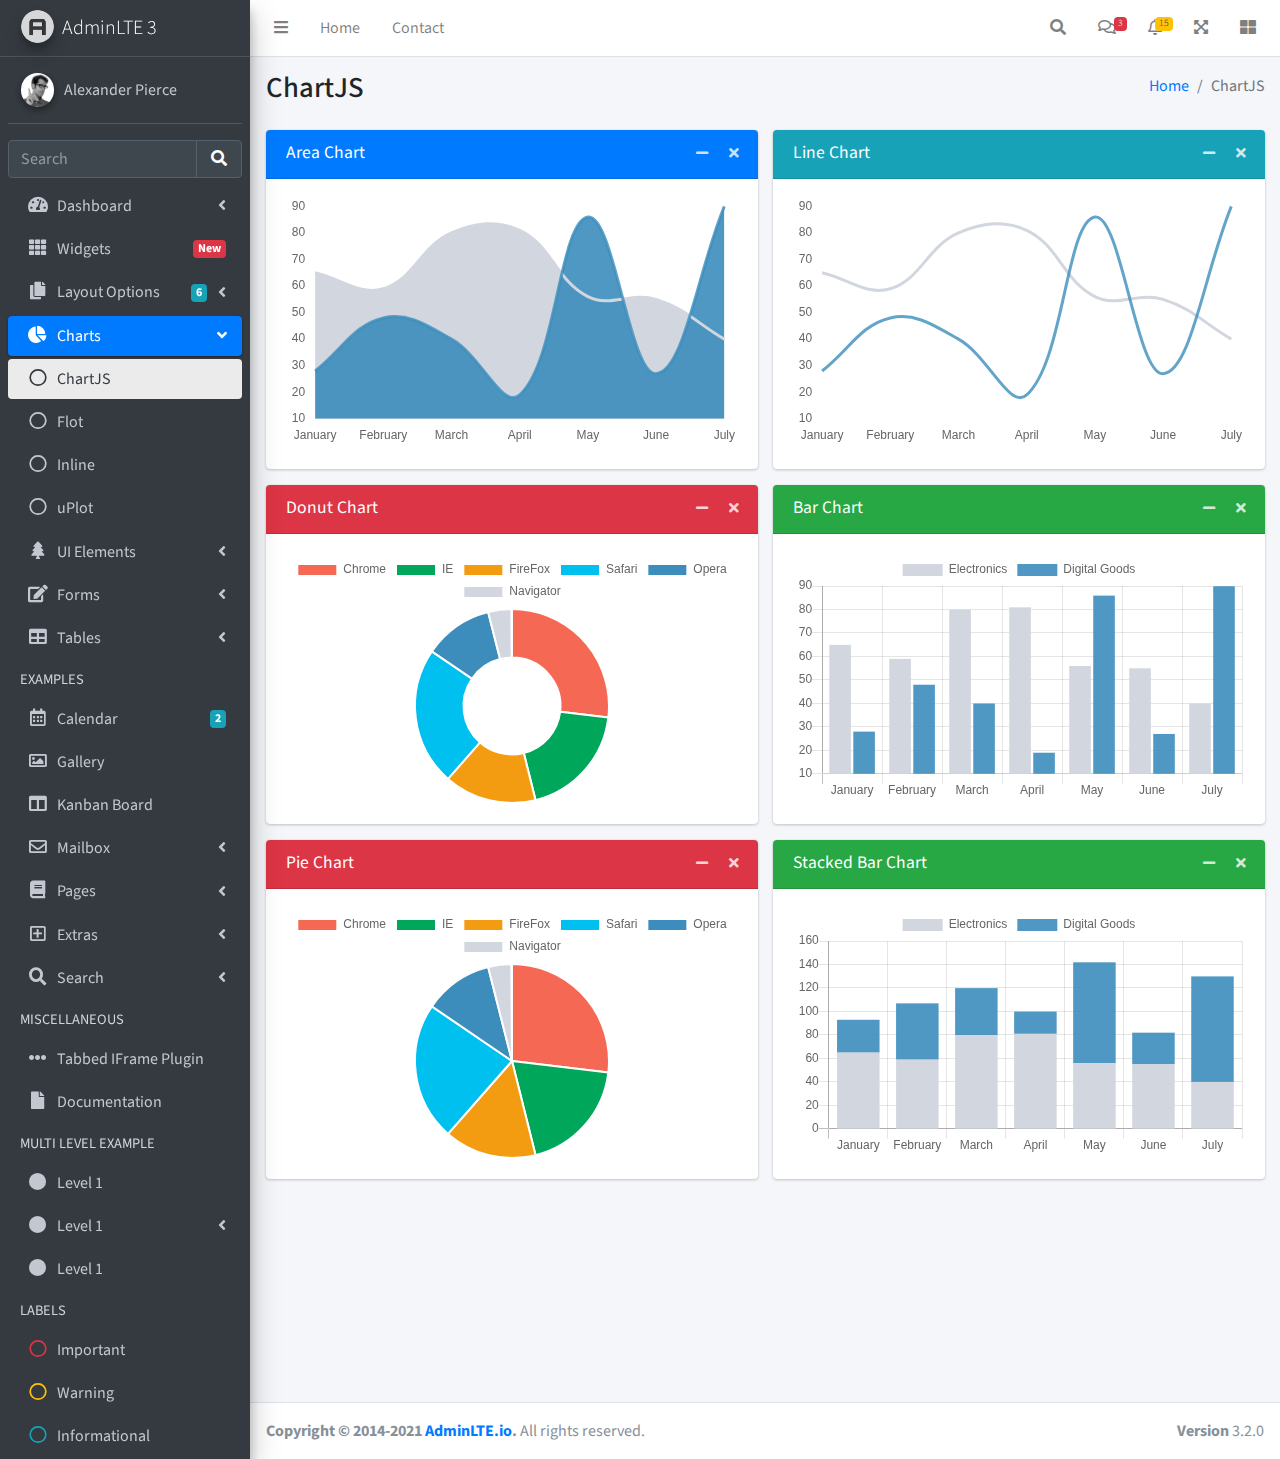
<file: adminlta/pages/charts/chartjs.html>
<!DOCTYPE html>
<html lang="en">
<head>
  <meta charset="utf-8">
  <meta name="viewport" content="width=device-width, initial-scale=1">
  <title>AdminLTE 3 | ChartJS</title>

  <!-- Google Font: Source Sans Pro -->
  <link rel="stylesheet" href="https://fonts.googleapis.com/css?family=Source+Sans+Pro:300,400,400i,700&display=fallback">
  <!-- Font Awesome -->
  <link rel="stylesheet" href="../../plugins/fontawesome-free/css/all.min.css">
  <!-- Theme style -->
  <link rel="stylesheet" href="../../dist/css/adminlte.min.css">
</head>
<body class="hold-transition sidebar-mini">
<div class="wrapper">
  <!-- Navbar -->
  <nav class="main-header navbar navbar-expand navbar-white navbar-light">
    <!-- Left navbar links -->
    <ul class="navbar-nav">
      <li class="nav-item">
        <a class="nav-link" data-widget="pushmenu" href="#" role="button"><i class="fas fa-bars"></i></a>
      </li>
      <li class="nav-item d-none d-sm-inline-block">
        <a href="../../index3.html" class="nav-link">Home</a>
      </li>
      <li class="nav-item d-none d-sm-inline-block">
        <a href="#" class="nav-link">Contact</a>
      </li>
    </ul>

    <!-- Right navbar links -->
    <ul class="navbar-nav ml-auto">
      <!-- Navbar Search -->
      <li class="nav-item">
        <a class="nav-link" data-widget="navbar-search" href="#" role="button">
          <i class="fas fa-search"></i>
        </a>
        <div class="navbar-search-block">
          <form class="form-inline">
            <div class="input-group input-group-sm">
              <input class="form-control form-control-navbar" type="search" placeholder="Search" aria-label="Search">
              <div class="input-group-append">
                <button class="btn btn-navbar" type="submit">
                  <i class="fas fa-search"></i>
                </button>
                <button class="btn btn-navbar" type="button" data-widget="navbar-search">
                  <i class="fas fa-times"></i>
                </button>
              </div>
            </div>
          </form>
        </div>
      </li>

      <!-- Messages Dropdown Menu -->
      <li class="nav-item dropdown">
        <a class="nav-link" data-toggle="dropdown" href="#">
          <i class="far fa-comments"></i>
          <span class="badge badge-danger navbar-badge">3</span>
        </a>
        <div class="dropdown-menu dropdown-menu-lg dropdown-menu-right">
          <a href="#" class="dropdown-item">
            <!-- Message Start -->
            <div class="media">
              <img src="../../dist/img/user1-128x128.jpg" alt="User Avatar" class="img-size-50 mr-3 img-circle">
              <div class="media-body">
                <h3 class="dropdown-item-title">
                  Brad Diesel
                  <span class="float-right text-sm text-danger"><i class="fas fa-star"></i></span>
                </h3>
                <p class="text-sm">Call me whenever you can...</p>
                <p class="text-sm text-muted"><i class="far fa-clock mr-1"></i> 4 Hours Ago</p>
              </div>
            </div>
            <!-- Message End -->
          </a>
          <div class="dropdown-divider"></div>
          <a href="#" class="dropdown-item">
            <!-- Message Start -->
            <div class="media">
              <img src="../../dist/img/user8-128x128.jpg" alt="User Avatar" class="img-size-50 img-circle mr-3">
              <div class="media-body">
                <h3 class="dropdown-item-title">
                  John Pierce
                  <span class="float-right text-sm text-muted"><i class="fas fa-star"></i></span>
                </h3>
                <p class="text-sm">I got your message bro</p>
                <p class="text-sm text-muted"><i class="far fa-clock mr-1"></i> 4 Hours Ago</p>
              </div>
            </div>
            <!-- Message End -->
          </a>
          <div class="dropdown-divider"></div>
          <a href="#" class="dropdown-item">
            <!-- Message Start -->
            <div class="media">
              <img src="../../dist/img/user3-128x128.jpg" alt="User Avatar" class="img-size-50 img-circle mr-3">
              <div class="media-body">
                <h3 class="dropdown-item-title">
                  Nora Silvester
                  <span class="float-right text-sm text-warning"><i class="fas fa-star"></i></span>
                </h3>
                <p class="text-sm">The subject goes here</p>
                <p class="text-sm text-muted"><i class="far fa-clock mr-1"></i> 4 Hours Ago</p>
              </div>
            </div>
            <!-- Message End -->
          </a>
          <div class="dropdown-divider"></div>
          <a href="#" class="dropdown-item dropdown-footer">See All Messages</a>
        </div>
      </li>
      <!-- Notifications Dropdown Menu -->
      <li class="nav-item dropdown">
        <a class="nav-link" data-toggle="dropdown" href="#">
          <i class="far fa-bell"></i>
          <span class="badge badge-warning navbar-badge">15</span>
        </a>
        <div class="dropdown-menu dropdown-menu-lg dropdown-menu-right">
          <span class="dropdown-item dropdown-header">15 Notifications</span>
          <div class="dropdown-divider"></div>
          <a href="#" class="dropdown-item">
            <i class="fas fa-envelope mr-2"></i> 4 new messages
            <span class="float-right text-muted text-sm">3 mins</span>
          </a>
          <div class="dropdown-divider"></div>
          <a href="#" class="dropdown-item">
            <i class="fas fa-users mr-2"></i> 8 friend requests
            <span class="float-right text-muted text-sm">12 hours</span>
          </a>
          <div class="dropdown-divider"></div>
          <a href="#" class="dropdown-item">
            <i class="fas fa-file mr-2"></i> 3 new reports
            <span class="float-right text-muted text-sm">2 days</span>
          </a>
          <div class="dropdown-divider"></div>
          <a href="#" class="dropdown-item dropdown-footer">See All Notifications</a>
        </div>
      </li>
      <li class="nav-item">
        <a class="nav-link" data-widget="fullscreen" href="#" role="button">
          <i class="fas fa-expand-arrows-alt"></i>
        </a>
      </li>
      <li class="nav-item">
        <a class="nav-link" data-widget="control-sidebar" data-slide="true" href="#" role="button">
          <i class="fas fa-th-large"></i>
        </a>
      </li>
    </ul>
  </nav>
  <!-- /.navbar -->

  <!-- Main Sidebar Container -->
  <aside class="main-sidebar sidebar-dark-primary elevation-4">
    <!-- Brand Logo -->
    <a href="../../index3.html" class="brand-link">
      <img src="../../dist/img/AdminLTELogo.png"
           alt="AdminLTE Logo" class="brand-image img-circle elevation-3" style="opacity: .8">
      <span class="brand-text font-weight-light">AdminLTE 3</span>
    </a>

    <!-- Sidebar -->
    <div class="sidebar">
      <!-- Sidebar user panel (optional) -->
      <div class="user-panel mt-3 pb-3 mb-3 d-flex">
        <div class="image">
          <img src="../../dist/img/user2-160x160.jpg" class="img-circle elevation-2" alt="User Image">
        </div>
        <div class="info">
          <a href="#" class="d-block">Alexander Pierce</a>
        </div>
      </div>

      <!-- SidebarSearch Form -->
      <div class="form-inline">
        <div class="input-group" data-widget="sidebar-search">
          <input class="form-control form-control-sidebar" type="search" placeholder="Search" aria-label="Search">
          <div class="input-group-append">
            <button class="btn btn-sidebar">
              <i class="fas fa-search fa-fw"></i>
            </button>
          </div>
        </div>
      </div>

      <!-- Sidebar Menu -->
      <nav class="mt-2">
        <ul class="nav nav-pills nav-sidebar flex-column" data-widget="treeview" role="menu" data-accordion="false">
          <!-- Add icons to the links using the .nav-icon class
               with font-awesome or any other icon font library -->
          <li class="nav-item">
            <a href="#" class="nav-link">
              <i class="nav-icon fas fa-tachometer-alt"></i>
              <p>
                Dashboard
                <i class="right fas fa-angle-left"></i>
              </p>
            </a>
            <ul class="nav nav-treeview">
              <li class="nav-item">
                <a href="../../index.html" class="nav-link">
                  <i class="far fa-circle nav-icon"></i>
                  <p>Dashboard v1</p>
                </a>
              </li>
              <li class="nav-item">
                <a href="../../index2.html" class="nav-link">
                  <i class="far fa-circle nav-icon"></i>
                  <p>Dashboard v2</p>
                </a>
              </li>
              <li class="nav-item">
                <a href="../../index3.html" class="nav-link">
                  <i class="far fa-circle nav-icon"></i>
                  <p>Dashboard v3</p>
                </a>
              </li>
            </ul>
          </li>
          <li class="nav-item">
            <a href="../widgets.html" class="nav-link">
              <i class="nav-icon fas fa-th"></i>
              <p>
                Widgets
                <span class="right badge badge-danger">New</span>
              </p>
            </a>
          </li>
          <li class="nav-item">
            <a href="#" class="nav-link">
              <i class="nav-icon fas fa-copy"></i>
              <p>
                Layout Options
                <i class="fas fa-angle-left right"></i>
                <span class="badge badge-info right">6</span>
              </p>
            </a>
            <ul class="nav nav-treeview">
              <li class="nav-item">
                <a href="../layout/top-nav.html" class="nav-link">
                  <i class="far fa-circle nav-icon"></i>
                  <p>Top Navigation</p>
                </a>
              </li>
              <li class="nav-item">
                <a href="../layout/top-nav-sidebar.html" class="nav-link">
                  <i class="far fa-circle nav-icon"></i>
                  <p>Top Navigation + Sidebar</p>
                </a>
              </li>
              <li class="nav-item">
                <a href="../layout/boxed.html" class="nav-link">
                  <i class="far fa-circle nav-icon"></i>
                  <p>Boxed</p>
                </a>
              </li>
              <li class="nav-item">
                <a href="../layout/fixed-sidebar.html" class="nav-link">
                  <i class="far fa-circle nav-icon"></i>
                  <p>Fixed Sidebar</p>
                </a>
              </li>
              <li class="nav-item">
                <a href="../layout/fixed-sidebar-custom.html" class="nav-link">
                  <i class="far fa-circle nav-icon"></i>
                  <p>Fixed Sidebar <small>+ Custom Area</small></p>
                </a>
              </li>
              <li class="nav-item">
                <a href="../layout/fixed-topnav.html" class="nav-link">
                  <i class="far fa-circle nav-icon"></i>
                  <p>Fixed Navbar</p>
                </a>
              </li>
              <li class="nav-item">
                <a href="../layout/fixed-footer.html" class="nav-link">
                  <i class="far fa-circle nav-icon"></i>
                  <p>Fixed Footer</p>
                </a>
              </li>
              <li class="nav-item">
                <a href="../layout/collapsed-sidebar.html" class="nav-link">
                  <i class="far fa-circle nav-icon"></i>
                  <p>Collapsed Sidebar</p>
                </a>
              </li>
            </ul>
          </li>
          <li class="nav-item menu-open">
            <a href="#" class="nav-link active">
              <i class="nav-icon fas fa-chart-pie"></i>
              <p>
                Charts
                <i class="right fas fa-angle-left"></i>
              </p>
            </a>
            <ul class="nav nav-treeview">
              <li class="nav-item">
                <a href="chartjs.html" class="nav-link active">
                  <i class="far fa-circle nav-icon"></i>
                  <p>ChartJS</p>
                </a>
              </li>
              <li class="nav-item">
                <a href="flot.html" class="nav-link">
                  <i class="far fa-circle nav-icon"></i>
                  <p>Flot</p>
                </a>
              </li>
              <li class="nav-item">
                <a href="inline.html" class="nav-link">
                  <i class="far fa-circle nav-icon"></i>
                  <p>Inline</p>
                </a>
              </li>
              <li class="nav-item">
                <a href="uplot.html" class="nav-link">
                  <i class="far fa-circle nav-icon"></i>
                  <p>uPlot</p>
                </a>
              </li>
            </ul>
          </li>
          <li class="nav-item">
            <a href="#" class="nav-link">
              <i class="nav-icon fas fa-tree"></i>
              <p>
                UI Elements
                <i class="fas fa-angle-left right"></i>
              </p>
            </a>
            <ul class="nav nav-treeview">
              <li class="nav-item">
                <a href="../UI/general.html" class="nav-link">
                  <i class="far fa-circle nav-icon"></i>
                  <p>General</p>
                </a>
              </li>
              <li class="nav-item">
                <a href="../UI/icons.html" class="nav-link">
                  <i class="far fa-circle nav-icon"></i>
                  <p>Icons</p>
                </a>
              </li>
              <li class="nav-item">
                <a href="../UI/buttons.html" class="nav-link">
                  <i class="far fa-circle nav-icon"></i>
                  <p>Buttons</p>
                </a>
              </li>
              <li class="nav-item">
                <a href="../UI/sliders.html" class="nav-link">
                  <i class="far fa-circle nav-icon"></i>
                  <p>Sliders</p>
                </a>
              </li>
              <li class="nav-item">
                <a href="../UI/modals.html" class="nav-link">
                  <i class="far fa-circle nav-icon"></i>
                  <p>Modals & Alerts</p>
                </a>
              </li>
              <li class="nav-item">
                <a href="../UI/navbar.html" class="nav-link">
                  <i class="far fa-circle nav-icon"></i>
                  <p>Navbar & Tabs</p>
                </a>
              </li>
              <li class="nav-item">
                <a href="../UI/timeline.html" class="nav-link">
                  <i class="far fa-circle nav-icon"></i>
                  <p>Timeline</p>
                </a>
              </li>
              <li class="nav-item">
                <a href="../UI/ribbons.html" class="nav-link">
                  <i class="far fa-circle nav-icon"></i>
                  <p>Ribbons</p>
                </a>
              </li>
            </ul>
          </li>
          <li class="nav-item">
            <a href="#" class="nav-link">
              <i class="nav-icon fas fa-edit"></i>
              <p>
                Forms
                <i class="fas fa-angle-left right"></i>
              </p>
            </a>
            <ul class="nav nav-treeview">
              <li class="nav-item">
                <a href="../forms/general.html" class="nav-link">
                  <i class="far fa-circle nav-icon"></i>
                  <p>General Elements</p>
                </a>
              </li>
              <li class="nav-item">
                <a href="../forms/advanced.html" class="nav-link">
                  <i class="far fa-circle nav-icon"></i>
                  <p>Advanced Elements</p>
                </a>
              </li>
              <li class="nav-item">
                <a href="../forms/editors.html" class="nav-link">
                  <i class="far fa-circle nav-icon"></i>
                  <p>Editors</p>
                </a>
              </li>
              <li class="nav-item">
                <a href="../forms/validation.html" class="nav-link">
                  <i class="far fa-circle nav-icon"></i>
                  <p>Validation</p>
                </a>
              </li>
            </ul>
          </li>
          <li class="nav-item">
            <a href="#" class="nav-link">
              <i class="nav-icon fas fa-table"></i>
              <p>
                Tables
                <i class="fas fa-angle-left right"></i>
              </p>
            </a>
            <ul class="nav nav-treeview">
              <li class="nav-item">
                <a href="../tables/simple.html" class="nav-link">
                  <i class="far fa-circle nav-icon"></i>
                  <p>Simple Tables</p>
                </a>
              </li>
              <li class="nav-item">
                <a href="../tables/data.html" class="nav-link">
                  <i class="far fa-circle nav-icon"></i>
                  <p>DataTables</p>
                </a>
              </li>
              <li class="nav-item">
                <a href="../tables/jsgrid.html" class="nav-link">
                  <i class="far fa-circle nav-icon"></i>
                  <p>jsGrid</p>
                </a>
              </li>
            </ul>
          </li>
          <li class="nav-header">EXAMPLES</li>
          <li class="nav-item">
            <a href="../calendar.html" class="nav-link">
              <i class="nav-icon far fa-calendar-alt"></i>
              <p>
                Calendar
                <span class="badge badge-info right">2</span>
              </p>
            </a>
          </li>
          <li class="nav-item">
            <a href="../gallery.html" class="nav-link">
              <i class="nav-icon far fa-image"></i>
              <p>
                Gallery
              </p>
            </a>
          </li>
          <li class="nav-item">
            <a href="../kanban.html" class="nav-link">
              <i class="nav-icon fas fa-columns"></i>
              <p>
                Kanban Board
              </p>
            </a>
          </li>
          <li class="nav-item">
            <a href="#" class="nav-link">
              <i class="nav-icon far fa-envelope"></i>
              <p>
                Mailbox
                <i class="fas fa-angle-left right"></i>
              </p>
            </a>
            <ul class="nav nav-treeview">
              <li class="nav-item">
                <a href="../mailbox/mailbox.html" class="nav-link">
                  <i class="far fa-circle nav-icon"></i>
                  <p>Inbox</p>
                </a>
              </li>
              <li class="nav-item">
                <a href="../mailbox/compose.html" class="nav-link">
                  <i class="far fa-circle nav-icon"></i>
                  <p>Compose</p>
                </a>
              </li>
              <li class="nav-item">
                <a href="../mailbox/read-mail.html" class="nav-link">
                  <i class="far fa-circle nav-icon"></i>
                  <p>Read</p>
                </a>
              </li>
            </ul>
          </li>
          <li class="nav-item">
            <a href="#" class="nav-link">
              <i class="nav-icon fas fa-book"></i>
              <p>
                Pages
                <i class="fas fa-angle-left right"></i>
              </p>
            </a>
            <ul class="nav nav-treeview">
              <li class="nav-item">
                <a href="../examples/invoice.html" class="nav-link">
                  <i class="far fa-circle nav-icon"></i>
                  <p>Invoice</p>
                </a>
              </li>
              <li class="nav-item">
                <a href="../examples/profile.html" class="nav-link">
                  <i class="far fa-circle nav-icon"></i>
                  <p>Profile</p>
                </a>
              </li>
              <li class="nav-item">
                <a href="../examples/e-commerce.html" class="nav-link">
                  <i class="far fa-circle nav-icon"></i>
                  <p>E-commerce</p>
                </a>
              </li>
              <li class="nav-item">
                <a href="../examples/projects.html" class="nav-link">
                  <i class="far fa-circle nav-icon"></i>
                  <p>Projects</p>
                </a>
              </li>
              <li class="nav-item">
                <a href="../examples/project-add.html" class="nav-link">
                  <i class="far fa-circle nav-icon"></i>
                  <p>Project Add</p>
                </a>
              </li>
              <li class="nav-item">
                <a href="../examples/project-edit.html" class="nav-link">
                  <i class="far fa-circle nav-icon"></i>
                  <p>Project Edit</p>
                </a>
              </li>
              <li class="nav-item">
                <a href="../examples/project-detail.html" class="nav-link">
                  <i class="far fa-circle nav-icon"></i>
                  <p>Project Detail</p>
                </a>
              </li>
              <li class="nav-item">
                <a href="../examples/contacts.html" class="nav-link">
                  <i class="far fa-circle nav-icon"></i>
                  <p>Contacts</p>
                </a>
              </li>
              <li class="nav-item">
                <a href="../examples/faq.html" class="nav-link">
                  <i class="far fa-circle nav-icon"></i>
                  <p>FAQ</p>
                </a>
              </li>
              <li class="nav-item">
                <a href="../examples/contact-us.html" class="nav-link">
                  <i class="far fa-circle nav-icon"></i>
                  <p>Contact us</p>
                </a>
              </li>
            </ul>
          </li>
          <li class="nav-item">
            <a href="#" class="nav-link">
              <i class="nav-icon far fa-plus-square"></i>
              <p>
                Extras
                <i class="fas fa-angle-left right"></i>
              </p>
            </a>
            <ul class="nav nav-treeview">
              <li class="nav-item">
                <a href="#" class="nav-link">
                  <i class="far fa-circle nav-icon"></i>
                  <p>
                    Login & Register v1
                    <i class="fas fa-angle-left right"></i>
                  </p>
                </a>
                <ul class="nav nav-treeview">
                  <li class="nav-item">
                    <a href="../examples/login.html" class="nav-link">
                      <i class="far fa-circle nav-icon"></i>
                      <p>Login v1</p>
                    </a>
                  </li>
                  <li class="nav-item">
                    <a href="../examples/register.html" class="nav-link">
                      <i class="far fa-circle nav-icon"></i>
                      <p>Register v1</p>
                    </a>
                  </li>
                  <li class="nav-item">
                    <a href="../examples/forgot-password.html" class="nav-link">
                      <i class="far fa-circle nav-icon"></i>
                      <p>Forgot Password v1</p>
                    </a>
                  </li>
                  <li class="nav-item">
                    <a href="../examples/recover-password.html" class="nav-link">
                      <i class="far fa-circle nav-icon"></i>
                      <p>Recover Password v1</p>
                    </a>
                  </li>
                </ul>
              </li>
              <li class="nav-item">
                <a href="#" class="nav-link">
                  <i class="far fa-circle nav-icon"></i>
                  <p>
                    Login & Register v2
                    <i class="fas fa-angle-left right"></i>
                  </p>
                </a>
                <ul class="nav nav-treeview">
                  <li class="nav-item">
                    <a href="../examples/login-v2.html" class="nav-link">
                      <i class="far fa-circle nav-icon"></i>
                      <p>Login v2</p>
                    </a>
                  </li>
                  <li class="nav-item">
                    <a href="../examples/register-v2.html" class="nav-link">
                      <i class="far fa-circle nav-icon"></i>
                      <p>Register v2</p>
                    </a>
                  </li>
                  <li class="nav-item">
                    <a href="../examples/forgot-password-v2.html" class="nav-link">
                      <i class="far fa-circle nav-icon"></i>
                      <p>Forgot Password v2</p>
                    </a>
                  </li>
                  <li class="nav-item">
                    <a href="../examples/recover-password-v2.html" class="nav-link">
                      <i class="far fa-circle nav-icon"></i>
                      <p>Recover Password v2</p>
                    </a>
                  </li>
                </ul>
              </li>
              <li class="nav-item">
                <a href="../examples/lockscreen.html" class="nav-link">
                  <i class="far fa-circle nav-icon"></i>
                  <p>Lockscreen</p>
                </a>
              </li>
              <li class="nav-item">
                <a href="../examples/legacy-user-menu.html" class="nav-link">
                  <i class="far fa-circle nav-icon"></i>
                  <p>Legacy User Menu</p>
                </a>
              </li>
              <li class="nav-item">
                <a href="../examples/language-menu.html" class="nav-link">
                  <i class="far fa-circle nav-icon"></i>
                  <p>Language Menu</p>
                </a>
              </li>
              <li class="nav-item">
                <a href="../examples/404.html" class="nav-link">
                  <i class="far fa-circle nav-icon"></i>
                  <p>Error 404</p>
                </a>
              </li>
              <li class="nav-item">
                <a href="../examples/500.html" class="nav-link">
                  <i class="far fa-circle nav-icon"></i>
                  <p>Error 500</p>
                </a>
              </li>
              <li class="nav-item">
                <a href="../examples/pace.html" class="nav-link">
                  <i class="far fa-circle nav-icon"></i>
                  <p>Pace</p>
                </a>
              </li>
              <li class="nav-item">
                <a href="../examples/blank.html" class="nav-link">
                  <i class="far fa-circle nav-icon"></i>
                  <p>Blank Page</p>
                </a>
              </li>
              <li class="nav-item">
                <a href="../../starter.html" class="nav-link">
                  <i class="far fa-circle nav-icon"></i>
                  <p>Starter Page</p>
                </a>
              </li>
            </ul>
          </li>
          <li class="nav-item">
            <a href="#" class="nav-link">
              <i class="nav-icon fas fa-search"></i>
              <p>
                Search
                <i class="fas fa-angle-left right"></i>
              </p>
            </a>
            <ul class="nav nav-treeview">
              <li class="nav-item">
                <a href="../search/simple.html" class="nav-link">
                  <i class="far fa-circle nav-icon"></i>
                  <p>Simple Search</p>
                </a>
              </li>
              <li class="nav-item">
                <a href="../search/enhanced.html" class="nav-link">
                  <i class="far fa-circle nav-icon"></i>
                  <p>Enhanced</p>
                </a>
              </li>
            </ul>
          </li>
          <li class="nav-header">MISCELLANEOUS</li>
          <li class="nav-item">
            <a href="../../iframe.html" class="nav-link">
              <i class="nav-icon fas fa-ellipsis-h"></i>
              <p>Tabbed IFrame Plugin</p>
            </a>
          </li>
          <li class="nav-item">
            <a href="https://adminlte.io/docs/3.1/" class="nav-link">
              <i class="nav-icon fas fa-file"></i>
              <p>Documentation</p>
            </a>
          </li>
          <li class="nav-header">MULTI LEVEL EXAMPLE</li>
          <li class="nav-item">
            <a href="#" class="nav-link">
              <i class="fas fa-circle nav-icon"></i>
              <p>Level 1</p>
            </a>
          </li>
          <li class="nav-item">
            <a href="#" class="nav-link">
              <i class="nav-icon fas fa-circle"></i>
              <p>
                Level 1
                <i class="right fas fa-angle-left"></i>
              </p>
            </a>
            <ul class="nav nav-treeview">
              <li class="nav-item">
                <a href="#" class="nav-link">
                  <i class="far fa-circle nav-icon"></i>
                  <p>Level 2</p>
                </a>
              </li>
              <li class="nav-item">
                <a href="#" class="nav-link">
                  <i class="far fa-circle nav-icon"></i>
                  <p>
                    Level 2
                    <i class="right fas fa-angle-left"></i>
                  </p>
                </a>
                <ul class="nav nav-treeview">
                  <li class="nav-item">
                    <a href="#" class="nav-link">
                      <i class="far fa-dot-circle nav-icon"></i>
                      <p>Level 3</p>
                    </a>
                  </li>
                  <li class="nav-item">
                    <a href="#" class="nav-link">
                      <i class="far fa-dot-circle nav-icon"></i>
                      <p>Level 3</p>
                    </a>
                  </li>
                  <li class="nav-item">
                    <a href="#" class="nav-link">
                      <i class="far fa-dot-circle nav-icon"></i>
                      <p>Level 3</p>
                    </a>
                  </li>
                </ul>
              </li>
              <li class="nav-item">
                <a href="#" class="nav-link">
                  <i class="far fa-circle nav-icon"></i>
                  <p>Level 2</p>
                </a>
              </li>
            </ul>
          </li>
          <li class="nav-item">
            <a href="#" class="nav-link">
              <i class="fas fa-circle nav-icon"></i>
              <p>Level 1</p>
            </a>
          </li>
          <li class="nav-header">LABELS</li>
          <li class="nav-item">
            <a href="#" class="nav-link">
              <i class="nav-icon far fa-circle text-danger"></i>
              <p class="text">Important</p>
            </a>
          </li>
          <li class="nav-item">
            <a href="#" class="nav-link">
              <i class="nav-icon far fa-circle text-warning"></i>
              <p>Warning</p>
            </a>
          </li>
          <li class="nav-item">
            <a href="#" class="nav-link">
              <i class="nav-icon far fa-circle text-info"></i>
              <p>Informational</p>
            </a>
          </li>
        </ul>
      </nav>
      <!-- /.sidebar-menu -->
    </div>
    <!-- /.sidebar -->
  </aside>

  <!-- Content Wrapper. Contains page content -->
  <div class="content-wrapper">
    <!-- Content Header (Page header) -->
    <section class="content-header">
      <div class="container-fluid">
        <div class="row mb-2">
          <div class="col-sm-6">
            <h1>ChartJS</h1>
          </div>
          <div class="col-sm-6">
            <ol class="breadcrumb float-sm-right">
              <li class="breadcrumb-item"><a href="#">Home</a></li>
              <li class="breadcrumb-item active">ChartJS</li>
            </ol>
          </div>
        </div>
      </div><!-- /.container-fluid -->
    </section>

    <!-- Main content -->
    <section class="content">
      <div class="container-fluid">
        <div class="row">
          <div class="col-md-6">
            <!-- AREA CHART -->
            <div class="card card-primary">
              <div class="card-header">
                <h3 class="card-title">Area Chart</h3>

                <div class="card-tools">
                  <button type="button" class="btn btn-tool" data-card-widget="collapse">
                    <i class="fas fa-minus"></i>
                  </button>
                  <button type="button" class="btn btn-tool" data-card-widget="remove">
                    <i class="fas fa-times"></i>
                  </button>
                </div>
              </div>
              <div class="card-body">
                <div class="chart">
                  <canvas id="areaChart" style="min-height: 250px; height: 250px; max-height: 250px; max-width: 100%;"></canvas>
                </div>
              </div>
              <!-- /.card-body -->
            </div>
            <!-- /.card -->

            <!-- DONUT CHART -->
            <div class="card card-danger">
              <div class="card-header">
                <h3 class="card-title">Donut Chart</h3>

                <div class="card-tools">
                  <button type="button" class="btn btn-tool" data-card-widget="collapse">
                    <i class="fas fa-minus"></i>
                  </button>
                  <button type="button" class="btn btn-tool" data-card-widget="remove">
                    <i class="fas fa-times"></i>
                  </button>
                </div>
              </div>
              <div class="card-body">
                <canvas id="donutChart" style="min-height: 250px; height: 250px; max-height: 250px; max-width: 100%;"></canvas>
              </div>
              <!-- /.card-body -->
            </div>
            <!-- /.card -->

            <!-- PIE CHART -->
            <div class="card card-danger">
              <div class="card-header">
                <h3 class="card-title">Pie Chart</h3>

                <div class="card-tools">
                  <button type="button" class="btn btn-tool" data-card-widget="collapse">
                    <i class="fas fa-minus"></i>
                  </button>
                  <button type="button" class="btn btn-tool" data-card-widget="remove">
                    <i class="fas fa-times"></i>
                  </button>
                </div>
              </div>
              <div class="card-body">
                <canvas id="pieChart" style="min-height: 250px; height: 250px; max-height: 250px; max-width: 100%;"></canvas>
              </div>
              <!-- /.card-body -->
            </div>
            <!-- /.card -->

          </div>
          <!-- /.col (LEFT) -->
          <div class="col-md-6">
            <!-- LINE CHART -->
            <div class="card card-info">
              <div class="card-header">
                <h3 class="card-title">Line Chart</h3>

                <div class="card-tools">
                  <button type="button" class="btn btn-tool" data-card-widget="collapse">
                    <i class="fas fa-minus"></i>
                  </button>
                  <button type="button" class="btn btn-tool" data-card-widget="remove">
                    <i class="fas fa-times"></i>
                  </button>
                </div>
              </div>
              <div class="card-body">
                <div class="chart">
                  <canvas id="lineChart" style="min-height: 250px; height: 250px; max-height: 250px; max-width: 100%;"></canvas>
                </div>
              </div>
              <!-- /.card-body -->
            </div>
            <!-- /.card -->

            <!-- BAR CHART -->
            <div class="card card-success">
              <div class="card-header">
                <h3 class="card-title">Bar Chart</h3>

                <div class="card-tools">
                  <button type="button" class="btn btn-tool" data-card-widget="collapse">
                    <i class="fas fa-minus"></i>
                  </button>
                  <button type="button" class="btn btn-tool" data-card-widget="remove">
                    <i class="fas fa-times"></i>
                  </button>
                </div>
              </div>
              <div class="card-body">
                <div class="chart">
                  <canvas id="barChart" style="min-height: 250px; height: 250px; max-height: 250px; max-width: 100%;"></canvas>
                </div>
              </div>
              <!-- /.card-body -->
            </div>
            <!-- /.card -->

            <!-- STACKED BAR CHART -->
            <div class="card card-success">
              <div class="card-header">
                <h3 class="card-title">Stacked Bar Chart</h3>

                <div class="card-tools">
                  <button type="button" class="btn btn-tool" data-card-widget="collapse">
                    <i class="fas fa-minus"></i>
                  </button>
                  <button type="button" class="btn btn-tool" data-card-widget="remove">
                    <i class="fas fa-times"></i>
                  </button>
                </div>
              </div>
              <div class="card-body">
                <div class="chart">
                  <canvas id="stackedBarChart" style="min-height: 250px; height: 250px; max-height: 250px; max-width: 100%;"></canvas>
                </div>
              </div>
              <!-- /.card-body -->
            </div>
            <!-- /.card -->

          </div>
          <!-- /.col (RIGHT) -->
        </div>
        <!-- /.row -->
      </div><!-- /.container-fluid -->
    </section>
    <!-- /.content -->
  </div>
  <!-- /.content-wrapper -->
  <footer class="main-footer">
    <div class="float-right d-none d-sm-block">
      <b>Version</b> 3.2.0
    </div>
    <strong>Copyright &copy; 2014-2021 <a href="https://adminlte.io">AdminLTE.io</a>.</strong> All rights reserved.
  </footer>

  <!-- Control Sidebar -->
  <aside class="control-sidebar control-sidebar-dark">
    <!-- Add Content Here -->
  </aside>
  <!-- /.control-sidebar -->
</div>
<!-- ./wrapper -->

<!-- jQuery -->
<script src="../../plugins/jquery/jquery.min.js"></script>
<!-- Bootstrap 4 -->
<script src="../../plugins/bootstrap/js/bootstrap.bundle.min.js"></script>
<!-- ChartJS -->
<script src="../../plugins/chart.js/Chart.min.js"></script>
<!-- AdminLTE App -->
<script src="../../dist/js/adminlte.min.js"></script>
<!-- AdminLTE for demo purposes -->
<script src="../../dist/js/demo.js"></script>
<!-- Page specific script -->
<script>
  $(function () {
    /* ChartJS
     * -------
     * Here we will create a few charts using ChartJS
     */

    //--------------
    //- AREA CHART -
    //--------------

    // Get context with jQuery - using jQuery's .get() method.
    var areaChartCanvas = $('#areaChart').get(0).getContext('2d')

    var areaChartData = {
      labels  : ['January', 'February', 'March', 'April', 'May', 'June', 'July'],
      datasets: [
        {
          label               : 'Digital Goods',
          backgroundColor     : 'rgba(60,141,188,0.9)',
          borderColor         : 'rgba(60,141,188,0.8)',
          pointRadius          : false,
          pointColor          : '#3b8bba',
          pointStrokeColor    : 'rgba(60,141,188,1)',
          pointHighlightFill  : '#fff',
          pointHighlightStroke: 'rgba(60,141,188,1)',
          data                : [28, 48, 40, 19, 86, 27, 90]
        },
        {
          label               : 'Electronics',
          backgroundColor     : 'rgba(210, 214, 222, 1)',
          borderColor         : 'rgba(210, 214, 222, 1)',
          pointRadius         : false,
          pointColor          : 'rgba(210, 214, 222, 1)',
          pointStrokeColor    : '#c1c7d1',
          pointHighlightFill  : '#fff',
          pointHighlightStroke: 'rgba(220,220,220,1)',
          data                : [65, 59, 80, 81, 56, 55, 40]
        },
      ]
    }

    var areaChartOptions = {
      maintainAspectRatio : false,
      responsive : true,
      legend: {
        display: false
      },
      scales: {
        xAxes: [{
          gridLines : {
            display : false,
          }
        }],
        yAxes: [{
          gridLines : {
            display : false,
          }
        }]
      }
    }

    // This will get the first returned node in the jQuery collection.
    new Chart(areaChartCanvas, {
      type: 'line',
      data: areaChartData,
      options: areaChartOptions
    })

    //-------------
    //- LINE CHART -
    //--------------
    var lineChartCanvas = $('#lineChart').get(0).getContext('2d')
    var lineChartOptions = $.extend(true, {}, areaChartOptions)
    var lineChartData = $.extend(true, {}, areaChartData)
    lineChartData.datasets[0].fill = false;
    lineChartData.datasets[1].fill = false;
    lineChartOptions.datasetFill = false

    var lineChart = new Chart(lineChartCanvas, {
      type: 'line',
      data: lineChartData,
      options: lineChartOptions
    })

    //-------------
    //- DONUT CHART -
    //-------------
    // Get context with jQuery - using jQuery's .get() method.
    var donutChartCanvas = $('#donutChart').get(0).getContext('2d')
    var donutData        = {
      labels: [
          'Chrome',
          'IE',
          'FireFox',
          'Safari',
          'Opera',
          'Navigator',
      ],
      datasets: [
        {
          data: [700,500,400,600,300,100],
          backgroundColor : ['#f56954', '#00a65a', '#f39c12', '#00c0ef', '#3c8dbc', '#d2d6de'],
        }
      ]
    }
    var donutOptions     = {
      maintainAspectRatio : false,
      responsive : true,
    }
    //Create pie or douhnut chart
    // You can switch between pie and douhnut using the method below.
    new Chart(donutChartCanvas, {
      type: 'doughnut',
      data: donutData,
      options: donutOptions
    })

    //-------------
    //- PIE CHART -
    //-------------
    // Get context with jQuery - using jQuery's .get() method.
    var pieChartCanvas = $('#pieChart').get(0).getContext('2d')
    var pieData        = donutData;
    var pieOptions     = {
      maintainAspectRatio : false,
      responsive : true,
    }
    //Create pie or douhnut chart
    // You can switch between pie and douhnut using the method below.
    new Chart(pieChartCanvas, {
      type: 'pie',
      data: pieData,
      options: pieOptions
    })

    //-------------
    //- BAR CHART -
    //-------------
    var barChartCanvas = $('#barChart').get(0).getContext('2d')
    var barChartData = $.extend(true, {}, areaChartData)
    var temp0 = areaChartData.datasets[0]
    var temp1 = areaChartData.datasets[1]
    barChartData.datasets[0] = temp1
    barChartData.datasets[1] = temp0

    var barChartOptions = {
      responsive              : true,
      maintainAspectRatio     : false,
      datasetFill             : false
    }

    new Chart(barChartCanvas, {
      type: 'bar',
      data: barChartData,
      options: barChartOptions
    })

    //---------------------
    //- STACKED BAR CHART -
    //---------------------
    var stackedBarChartCanvas = $('#stackedBarChart').get(0).getContext('2d')
    var stackedBarChartData = $.extend(true, {}, barChartData)

    var stackedBarChartOptions = {
      responsive              : true,
      maintainAspectRatio     : false,
      scales: {
        xAxes: [{
          stacked: true,
        }],
        yAxes: [{
          stacked: true
        }]
      }
    }

    new Chart(stackedBarChartCanvas, {
      type: 'bar',
      data: stackedBarChartData,
      options: stackedBarChartOptions
    })
  })
</script>
</body>
</html>
</file>
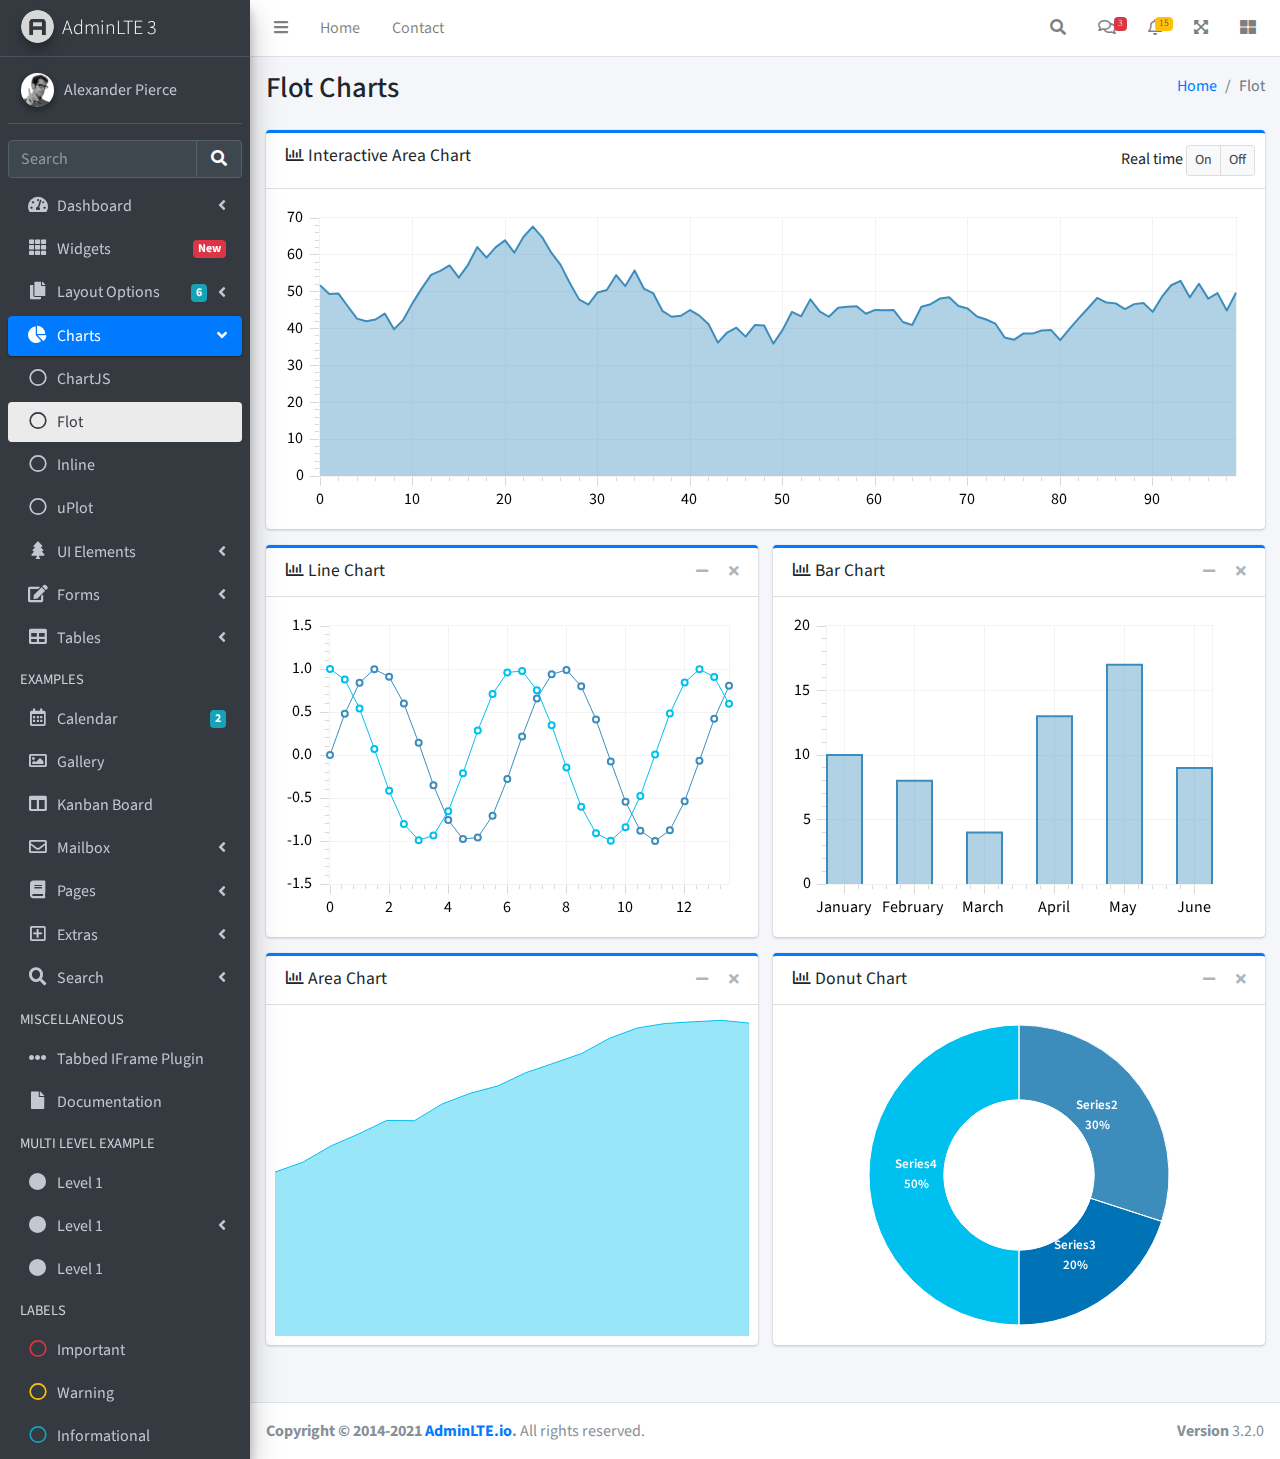
<file: adminlta/pages/charts/flot.html>
<!DOCTYPE html>
<html lang="en">
<head>
  <meta charset="utf-8">
  <meta name="viewport" content="width=device-width, initial-scale=1">
  <title>AdminLTE 3 | Flot Charts</title>

  <!-- Google Font: Source Sans Pro -->
  <link rel="stylesheet" href="https://fonts.googleapis.com/css?family=Source+Sans+Pro:300,400,400i,700&display=fallback">
  <!-- Font Awesome -->
  <link rel="stylesheet" href="../../plugins/fontawesome-free/css/all.min.css">
  <!-- Theme style -->
  <link rel="stylesheet" href="../../dist/css/adminlte.min.css">
</head>
<body class="hold-transition sidebar-mini">
<div class="wrapper">
  <!-- Navbar -->
  <nav class="main-header navbar navbar-expand navbar-white navbar-light">
    <!-- Left navbar links -->
    <ul class="navbar-nav">
      <li class="nav-item">
        <a class="nav-link" data-widget="pushmenu" href="#" role="button"><i class="fas fa-bars"></i></a>
      </li>
      <li class="nav-item d-none d-sm-inline-block">
        <a href="../../index3.html" class="nav-link">Home</a>
      </li>
      <li class="nav-item d-none d-sm-inline-block">
        <a href="#" class="nav-link">Contact</a>
      </li>
    </ul>

    <!-- Right navbar links -->
    <ul class="navbar-nav ml-auto">
      <!-- Navbar Search -->
      <li class="nav-item">
        <a class="nav-link" data-widget="navbar-search" href="#" role="button">
          <i class="fas fa-search"></i>
        </a>
        <div class="navbar-search-block">
          <form class="form-inline">
            <div class="input-group input-group-sm">
              <input class="form-control form-control-navbar" type="search" placeholder="Search" aria-label="Search">
              <div class="input-group-append">
                <button class="btn btn-navbar" type="submit">
                  <i class="fas fa-search"></i>
                </button>
                <button class="btn btn-navbar" type="button" data-widget="navbar-search">
                  <i class="fas fa-times"></i>
                </button>
              </div>
            </div>
          </form>
        </div>
      </li>

      <!-- Messages Dropdown Menu -->
      <li class="nav-item dropdown">
        <a class="nav-link" data-toggle="dropdown" href="#">
          <i class="far fa-comments"></i>
          <span class="badge badge-danger navbar-badge">3</span>
        </a>
        <div class="dropdown-menu dropdown-menu-lg dropdown-menu-right">
          <a href="#" class="dropdown-item">
            <!-- Message Start -->
            <div class="media">
              <img src="../../dist/img/user1-128x128.jpg" alt="User Avatar" class="img-size-50 mr-3 img-circle">
              <div class="media-body">
                <h3 class="dropdown-item-title">
                  Brad Diesel
                  <span class="float-right text-sm text-danger"><i class="fas fa-star"></i></span>
                </h3>
                <p class="text-sm">Call me whenever you can...</p>
                <p class="text-sm text-muted"><i class="far fa-clock mr-1"></i> 4 Hours Ago</p>
              </div>
            </div>
            <!-- Message End -->
          </a>
          <div class="dropdown-divider"></div>
          <a href="#" class="dropdown-item">
            <!-- Message Start -->
            <div class="media">
              <img src="../../dist/img/user8-128x128.jpg" alt="User Avatar" class="img-size-50 img-circle mr-3">
              <div class="media-body">
                <h3 class="dropdown-item-title">
                  John Pierce
                  <span class="float-right text-sm text-muted"><i class="fas fa-star"></i></span>
                </h3>
                <p class="text-sm">I got your message bro</p>
                <p class="text-sm text-muted"><i class="far fa-clock mr-1"></i> 4 Hours Ago</p>
              </div>
            </div>
            <!-- Message End -->
          </a>
          <div class="dropdown-divider"></div>
          <a href="#" class="dropdown-item">
            <!-- Message Start -->
            <div class="media">
              <img src="../../dist/img/user3-128x128.jpg" alt="User Avatar" class="img-size-50 img-circle mr-3">
              <div class="media-body">
                <h3 class="dropdown-item-title">
                  Nora Silvester
                  <span class="float-right text-sm text-warning"><i class="fas fa-star"></i></span>
                </h3>
                <p class="text-sm">The subject goes here</p>
                <p class="text-sm text-muted"><i class="far fa-clock mr-1"></i> 4 Hours Ago</p>
              </div>
            </div>
            <!-- Message End -->
          </a>
          <div class="dropdown-divider"></div>
          <a href="#" class="dropdown-item dropdown-footer">See All Messages</a>
        </div>
      </li>
      <!-- Notifications Dropdown Menu -->
      <li class="nav-item dropdown">
        <a class="nav-link" data-toggle="dropdown" href="#">
          <i class="far fa-bell"></i>
          <span class="badge badge-warning navbar-badge">15</span>
        </a>
        <div class="dropdown-menu dropdown-menu-lg dropdown-menu-right">
          <span class="dropdown-item dropdown-header">15 Notifications</span>
          <div class="dropdown-divider"></div>
          <a href="#" class="dropdown-item">
            <i class="fas fa-envelope mr-2"></i> 4 new messages
            <span class="float-right text-muted text-sm">3 mins</span>
          </a>
          <div class="dropdown-divider"></div>
          <a href="#" class="dropdown-item">
            <i class="fas fa-users mr-2"></i> 8 friend requests
            <span class="float-right text-muted text-sm">12 hours</span>
          </a>
          <div class="dropdown-divider"></div>
          <a href="#" class="dropdown-item">
            <i class="fas fa-file mr-2"></i> 3 new reports
            <span class="float-right text-muted text-sm">2 days</span>
          </a>
          <div class="dropdown-divider"></div>
          <a href="#" class="dropdown-item dropdown-footer">See All Notifications</a>
        </div>
      </li>
      <li class="nav-item">
        <a class="nav-link" data-widget="fullscreen" href="#" role="button">
          <i class="fas fa-expand-arrows-alt"></i>
        </a>
      </li>
      <li class="nav-item">
        <a class="nav-link" data-widget="control-sidebar" data-slide="true" href="#" role="button">
          <i class="fas fa-th-large"></i>
        </a>
      </li>
    </ul>
  </nav>
  <!-- /.navbar -->

  <!-- Main Sidebar Container -->
  <aside class="main-sidebar sidebar-dark-primary elevation-4">
    <!-- Brand Logo -->
    <a href="../../index3.html" class="brand-link">
      <img src="../../dist/img/AdminLTELogo.png" alt="AdminLTE Logo" class="brand-image img-circle elevation-3" style="opacity: .8">
      <span class="brand-text font-weight-light">AdminLTE 3</span>
    </a>

    <!-- Sidebar -->
    <div class="sidebar">
      <!-- Sidebar user panel (optional) -->
      <div class="user-panel mt-3 pb-3 mb-3 d-flex">
        <div class="image">
          <img src="../../dist/img/user2-160x160.jpg" class="img-circle elevation-2" alt="User Image">
        </div>
        <div class="info">
          <a href="#" class="d-block">Alexander Pierce</a>
        </div>
      </div>

      <!-- SidebarSearch Form -->
      <div class="form-inline">
        <div class="input-group" data-widget="sidebar-search">
          <input class="form-control form-control-sidebar" type="search" placeholder="Search" aria-label="Search">
          <div class="input-group-append">
            <button class="btn btn-sidebar">
              <i class="fas fa-search fa-fw"></i>
            </button>
          </div>
        </div>
      </div>

      <!-- Sidebar Menu -->
      <nav class="mt-2">
        <ul class="nav nav-pills nav-sidebar flex-column" data-widget="treeview" role="menu" data-accordion="false">
          <!-- Add icons to the links using the .nav-icon class
               with font-awesome or any other icon font library -->
          <li class="nav-item">
            <a href="#" class="nav-link">
              <i class="nav-icon fas fa-tachometer-alt"></i>
              <p>
                Dashboard
                <i class="right fas fa-angle-left"></i>
              </p>
            </a>
            <ul class="nav nav-treeview">
              <li class="nav-item">
                <a href="../../index.html" class="nav-link">
                  <i class="far fa-circle nav-icon"></i>
                  <p>Dashboard v1</p>
                </a>
              </li>
              <li class="nav-item">
                <a href="../../index2.html" class="nav-link">
                  <i class="far fa-circle nav-icon"></i>
                  <p>Dashboard v2</p>
                </a>
              </li>
              <li class="nav-item">
                <a href="../../index3.html" class="nav-link">
                  <i class="far fa-circle nav-icon"></i>
                  <p>Dashboard v3</p>
                </a>
              </li>
            </ul>
          </li>
          <li class="nav-item">
            <a href="../widgets.html" class="nav-link">
              <i class="nav-icon fas fa-th"></i>
              <p>
                Widgets
                <span class="right badge badge-danger">New</span>
              </p>
            </a>
          </li>
          <li class="nav-item">
            <a href="#" class="nav-link">
              <i class="nav-icon fas fa-copy"></i>
              <p>
                Layout Options
                <i class="fas fa-angle-left right"></i>
                <span class="badge badge-info right">6</span>
              </p>
            </a>
            <ul class="nav nav-treeview">
              <li class="nav-item">
                <a href="../layout/top-nav.html" class="nav-link">
                  <i class="far fa-circle nav-icon"></i>
                  <p>Top Navigation</p>
                </a>
              </li>
              <li class="nav-item">
                <a href="../layout/top-nav-sidebar.html" class="nav-link">
                  <i class="far fa-circle nav-icon"></i>
                  <p>Top Navigation + Sidebar</p>
                </a>
              </li>
              <li class="nav-item">
                <a href="../layout/boxed.html" class="nav-link">
                  <i class="far fa-circle nav-icon"></i>
                  <p>Boxed</p>
                </a>
              </li>
              <li class="nav-item">
                <a href="../layout/fixed-sidebar.html" class="nav-link">
                  <i class="far fa-circle nav-icon"></i>
                  <p>Fixed Sidebar</p>
                </a>
              </li>
              <li class="nav-item">
                <a href="../layout/fixed-sidebar-custom.html" class="nav-link">
                  <i class="far fa-circle nav-icon"></i>
                  <p>Fixed Sidebar <small>+ Custom Area</small></p>
                </a>
              </li>
              <li class="nav-item">
                <a href="../layout/fixed-topnav.html" class="nav-link">
                  <i class="far fa-circle nav-icon"></i>
                  <p>Fixed Navbar</p>
                </a>
              </li>
              <li class="nav-item">
                <a href="../layout/fixed-footer.html" class="nav-link">
                  <i class="far fa-circle nav-icon"></i>
                  <p>Fixed Footer</p>
                </a>
              </li>
              <li class="nav-item">
                <a href="../layout/collapsed-sidebar.html" class="nav-link">
                  <i class="far fa-circle nav-icon"></i>
                  <p>Collapsed Sidebar</p>
                </a>
              </li>
            </ul>
          </li>
          <li class="nav-item menu-open">
            <a href="#" class="nav-link active">
              <i class="nav-icon fas fa-chart-pie"></i>
              <p>
                Charts
                <i class="right fas fa-angle-left"></i>
              </p>
            </a>
            <ul class="nav nav-treeview">
              <li class="nav-item">
                <a href="chartjs.html" class="nav-link">
                  <i class="far fa-circle nav-icon"></i>
                  <p>ChartJS</p>
                </a>
              </li>
              <li class="nav-item">
                <a href="flot.html" class="nav-link active">
                  <i class="far fa-circle nav-icon"></i>
                  <p>Flot</p>
                </a>
              </li>
              <li class="nav-item">
                <a href="inline.html" class="nav-link">
                  <i class="far fa-circle nav-icon"></i>
                  <p>Inline</p>
                </a>
              </li>
              <li class="nav-item">
                <a href="uplot.html" class="nav-link">
                  <i class="far fa-circle nav-icon"></i>
                  <p>uPlot</p>
                </a>
              </li>
            </ul>
          </li>
          <li class="nav-item">
            <a href="#" class="nav-link">
              <i class="nav-icon fas fa-tree"></i>
              <p>
                UI Elements
                <i class="fas fa-angle-left right"></i>
              </p>
            </a>
            <ul class="nav nav-treeview">
              <li class="nav-item">
                <a href="../UI/general.html" class="nav-link">
                  <i class="far fa-circle nav-icon"></i>
                  <p>General</p>
                </a>
              </li>
              <li class="nav-item">
                <a href="../UI/icons.html" class="nav-link">
                  <i class="far fa-circle nav-icon"></i>
                  <p>Icons</p>
                </a>
              </li>
              <li class="nav-item">
                <a href="../UI/buttons.html" class="nav-link">
                  <i class="far fa-circle nav-icon"></i>
                  <p>Buttons</p>
                </a>
              </li>
              <li class="nav-item">
                <a href="../UI/sliders.html" class="nav-link">
                  <i class="far fa-circle nav-icon"></i>
                  <p>Sliders</p>
                </a>
              </li>
              <li class="nav-item">
                <a href="../UI/modals.html" class="nav-link">
                  <i class="far fa-circle nav-icon"></i>
                  <p>Modals & Alerts</p>
                </a>
              </li>
              <li class="nav-item">
                <a href="../UI/navbar.html" class="nav-link">
                  <i class="far fa-circle nav-icon"></i>
                  <p>Navbar & Tabs</p>
                </a>
              </li>
              <li class="nav-item">
                <a href="../UI/timeline.html" class="nav-link">
                  <i class="far fa-circle nav-icon"></i>
                  <p>Timeline</p>
                </a>
              </li>
              <li class="nav-item">
                <a href="../UI/ribbons.html" class="nav-link">
                  <i class="far fa-circle nav-icon"></i>
                  <p>Ribbons</p>
                </a>
              </li>
            </ul>
          </li>
          <li class="nav-item">
            <a href="#" class="nav-link">
              <i class="nav-icon fas fa-edit"></i>
              <p>
                Forms
                <i class="fas fa-angle-left right"></i>
              </p>
            </a>
            <ul class="nav nav-treeview">
              <li class="nav-item">
                <a href="../forms/general.html" class="nav-link">
                  <i class="far fa-circle nav-icon"></i>
                  <p>General Elements</p>
                </a>
              </li>
              <li class="nav-item">
                <a href="../forms/advanced.html" class="nav-link">
                  <i class="far fa-circle nav-icon"></i>
                  <p>Advanced Elements</p>
                </a>
              </li>
              <li class="nav-item">
                <a href="../forms/editors.html" class="nav-link">
                  <i class="far fa-circle nav-icon"></i>
                  <p>Editors</p>
                </a>
              </li>
              <li class="nav-item">
                <a href="../forms/validation.html" class="nav-link">
                  <i class="far fa-circle nav-icon"></i>
                  <p>Validation</p>
                </a>
              </li>
            </ul>
          </li>
          <li class="nav-item">
            <a href="#" class="nav-link">
              <i class="nav-icon fas fa-table"></i>
              <p>
                Tables
                <i class="fas fa-angle-left right"></i>
              </p>
            </a>
            <ul class="nav nav-treeview">
              <li class="nav-item">
                <a href="../tables/simple.html" class="nav-link">
                  <i class="far fa-circle nav-icon"></i>
                  <p>Simple Tables</p>
                </a>
              </li>
              <li class="nav-item">
                <a href="../tables/data.html" class="nav-link">
                  <i class="far fa-circle nav-icon"></i>
                  <p>DataTables</p>
                </a>
              </li>
              <li class="nav-item">
                <a href="../tables/jsgrid.html" class="nav-link">
                  <i class="far fa-circle nav-icon"></i>
                  <p>jsGrid</p>
                </a>
              </li>
            </ul>
          </li>
          <li class="nav-header">EXAMPLES</li>
          <li class="nav-item">
            <a href="../calendar.html" class="nav-link">
              <i class="nav-icon far fa-calendar-alt"></i>
              <p>
                Calendar
                <span class="badge badge-info right">2</span>
              </p>
            </a>
          </li>
          <li class="nav-item">
            <a href="../gallery.html" class="nav-link">
              <i class="nav-icon far fa-image"></i>
              <p>
                Gallery
              </p>
            </a>
          </li>
          <li class="nav-item">
            <a href="../kanban.html" class="nav-link">
              <i class="nav-icon fas fa-columns"></i>
              <p>
                Kanban Board
              </p>
            </a>
          </li>
          <li class="nav-item">
            <a href="#" class="nav-link">
              <i class="nav-icon far fa-envelope"></i>
              <p>
                Mailbox
                <i class="fas fa-angle-left right"></i>
              </p>
            </a>
            <ul class="nav nav-treeview">
              <li class="nav-item">
                <a href="../mailbox/mailbox.html" class="nav-link">
                  <i class="far fa-circle nav-icon"></i>
                  <p>Inbox</p>
                </a>
              </li>
              <li class="nav-item">
                <a href="../mailbox/compose.html" class="nav-link">
                  <i class="far fa-circle nav-icon"></i>
                  <p>Compose</p>
                </a>
              </li>
              <li class="nav-item">
                <a href="../mailbox/read-mail.html" class="nav-link">
                  <i class="far fa-circle nav-icon"></i>
                  <p>Read</p>
                </a>
              </li>
            </ul>
          </li>
          <li class="nav-item">
            <a href="#" class="nav-link">
              <i class="nav-icon fas fa-book"></i>
              <p>
                Pages
                <i class="fas fa-angle-left right"></i>
              </p>
            </a>
            <ul class="nav nav-treeview">
              <li class="nav-item">
                <a href="../examples/invoice.html" class="nav-link">
                  <i class="far fa-circle nav-icon"></i>
                  <p>Invoice</p>
                </a>
              </li>
              <li class="nav-item">
                <a href="../examples/profile.html" class="nav-link">
                  <i class="far fa-circle nav-icon"></i>
                  <p>Profile</p>
                </a>
              </li>
              <li class="nav-item">
                <a href="../examples/e-commerce.html" class="nav-link">
                  <i class="far fa-circle nav-icon"></i>
                  <p>E-commerce</p>
                </a>
              </li>
              <li class="nav-item">
                <a href="../examples/projects.html" class="nav-link">
                  <i class="far fa-circle nav-icon"></i>
                  <p>Projects</p>
                </a>
              </li>
              <li class="nav-item">
                <a href="../examples/project-add.html" class="nav-link">
                  <i class="far fa-circle nav-icon"></i>
                  <p>Project Add</p>
                </a>
              </li>
              <li class="nav-item">
                <a href="../examples/project-edit.html" class="nav-link">
                  <i class="far fa-circle nav-icon"></i>
                  <p>Project Edit</p>
                </a>
              </li>
              <li class="nav-item">
                <a href="../examples/project-detail.html" class="nav-link">
                  <i class="far fa-circle nav-icon"></i>
                  <p>Project Detail</p>
                </a>
              </li>
              <li class="nav-item">
                <a href="../examples/contacts.html" class="nav-link">
                  <i class="far fa-circle nav-icon"></i>
                  <p>Contacts</p>
                </a>
              </li>
              <li class="nav-item">
                <a href="../examples/faq.html" class="nav-link">
                  <i class="far fa-circle nav-icon"></i>
                  <p>FAQ</p>
                </a>
              </li>
              <li class="nav-item">
                <a href="../examples/contact-us.html" class="nav-link">
                  <i class="far fa-circle nav-icon"></i>
                  <p>Contact us</p>
                </a>
              </li>
            </ul>
          </li>
          <li class="nav-item">
            <a href="#" class="nav-link">
              <i class="nav-icon far fa-plus-square"></i>
              <p>
                Extras
                <i class="fas fa-angle-left right"></i>
              </p>
            </a>
            <ul class="nav nav-treeview">
              <li class="nav-item">
                <a href="#" class="nav-link">
                  <i class="far fa-circle nav-icon"></i>
                  <p>
                    Login & Register v1
                    <i class="fas fa-angle-left right"></i>
                  </p>
                </a>
                <ul class="nav nav-treeview">
                  <li class="nav-item">
                    <a href="../examples/login.html" class="nav-link">
                      <i class="far fa-circle nav-icon"></i>
                      <p>Login v1</p>
                    </a>
                  </li>
                  <li class="nav-item">
                    <a href="../examples/register.html" class="nav-link">
                      <i class="far fa-circle nav-icon"></i>
                      <p>Register v1</p>
                    </a>
                  </li>
                  <li class="nav-item">
                    <a href="../examples/forgot-password.html" class="nav-link">
                      <i class="far fa-circle nav-icon"></i>
                      <p>Forgot Password v1</p>
                    </a>
                  </li>
                  <li class="nav-item">
                    <a href="../examples/recover-password.html" class="nav-link">
                      <i class="far fa-circle nav-icon"></i>
                      <p>Recover Password v1</p>
                    </a>
                  </li>
                </ul>
              </li>
              <li class="nav-item">
                <a href="#" class="nav-link">
                  <i class="far fa-circle nav-icon"></i>
                  <p>
                    Login & Register v2
                    <i class="fas fa-angle-left right"></i>
                  </p>
                </a>
                <ul class="nav nav-treeview">
                  <li class="nav-item">
                    <a href="../examples/login-v2.html" class="nav-link">
                      <i class="far fa-circle nav-icon"></i>
                      <p>Login v2</p>
                    </a>
                  </li>
                  <li class="nav-item">
                    <a href="../examples/register-v2.html" class="nav-link">
                      <i class="far fa-circle nav-icon"></i>
                      <p>Register v2</p>
                    </a>
                  </li>
                  <li class="nav-item">
                    <a href="../examples/forgot-password-v2.html" class="nav-link">
                      <i class="far fa-circle nav-icon"></i>
                      <p>Forgot Password v2</p>
                    </a>
                  </li>
                  <li class="nav-item">
                    <a href="../examples/recover-password-v2.html" class="nav-link">
                      <i class="far fa-circle nav-icon"></i>
                      <p>Recover Password v2</p>
                    </a>
                  </li>
                </ul>
              </li>
              <li class="nav-item">
                <a href="../examples/lockscreen.html" class="nav-link">
                  <i class="far fa-circle nav-icon"></i>
                  <p>Lockscreen</p>
                </a>
              </li>
              <li class="nav-item">
                <a href="../examples/legacy-user-menu.html" class="nav-link">
                  <i class="far fa-circle nav-icon"></i>
                  <p>Legacy User Menu</p>
                </a>
              </li>
              <li class="nav-item">
                <a href="../examples/language-menu.html" class="nav-link">
                  <i class="far fa-circle nav-icon"></i>
                  <p>Language Menu</p>
                </a>
              </li>
              <li class="nav-item">
                <a href="../examples/404.html" class="nav-link">
                  <i class="far fa-circle nav-icon"></i>
                  <p>Error 404</p>
                </a>
              </li>
              <li class="nav-item">
                <a href="../examples/500.html" class="nav-link">
                  <i class="far fa-circle nav-icon"></i>
                  <p>Error 500</p>
                </a>
              </li>
              <li class="nav-item">
                <a href="../examples/pace.html" class="nav-link">
                  <i class="far fa-circle nav-icon"></i>
                  <p>Pace</p>
                </a>
              </li>
              <li class="nav-item">
                <a href="../examples/blank.html" class="nav-link">
                  <i class="far fa-circle nav-icon"></i>
                  <p>Blank Page</p>
                </a>
              </li>
              <li class="nav-item">
                <a href="../../starter.html" class="nav-link">
                  <i class="far fa-circle nav-icon"></i>
                  <p>Starter Page</p>
                </a>
              </li>
            </ul>
          </li>
          <li class="nav-item">
            <a href="#" class="nav-link">
              <i class="nav-icon fas fa-search"></i>
              <p>
                Search
                <i class="fas fa-angle-left right"></i>
              </p>
            </a>
            <ul class="nav nav-treeview">
              <li class="nav-item">
                <a href="../search/simple.html" class="nav-link">
                  <i class="far fa-circle nav-icon"></i>
                  <p>Simple Search</p>
                </a>
              </li>
              <li class="nav-item">
                <a href="../search/enhanced.html" class="nav-link">
                  <i class="far fa-circle nav-icon"></i>
                  <p>Enhanced</p>
                </a>
              </li>
            </ul>
          </li>
          <li class="nav-header">MISCELLANEOUS</li>
          <li class="nav-item">
            <a href="../../iframe.html" class="nav-link">
              <i class="nav-icon fas fa-ellipsis-h"></i>
              <p>Tabbed IFrame Plugin</p>
            </a>
          </li>
          <li class="nav-item">
            <a href="https://adminlte.io/docs/3.1/" class="nav-link">
              <i class="nav-icon fas fa-file"></i>
              <p>Documentation</p>
            </a>
          </li>
          <li class="nav-header">MULTI LEVEL EXAMPLE</li>
          <li class="nav-item">
            <a href="#" class="nav-link">
              <i class="fas fa-circle nav-icon"></i>
              <p>Level 1</p>
            </a>
          </li>
          <li class="nav-item">
            <a href="#" class="nav-link">
              <i class="nav-icon fas fa-circle"></i>
              <p>
                Level 1
                <i class="right fas fa-angle-left"></i>
              </p>
            </a>
            <ul class="nav nav-treeview">
              <li class="nav-item">
                <a href="#" class="nav-link">
                  <i class="far fa-circle nav-icon"></i>
                  <p>Level 2</p>
                </a>
              </li>
              <li class="nav-item">
                <a href="#" class="nav-link">
                  <i class="far fa-circle nav-icon"></i>
                  <p>
                    Level 2
                    <i class="right fas fa-angle-left"></i>
                  </p>
                </a>
                <ul class="nav nav-treeview">
                  <li class="nav-item">
                    <a href="#" class="nav-link">
                      <i class="far fa-dot-circle nav-icon"></i>
                      <p>Level 3</p>
                    </a>
                  </li>
                  <li class="nav-item">
                    <a href="#" class="nav-link">
                      <i class="far fa-dot-circle nav-icon"></i>
                      <p>Level 3</p>
                    </a>
                  </li>
                  <li class="nav-item">
                    <a href="#" class="nav-link">
                      <i class="far fa-dot-circle nav-icon"></i>
                      <p>Level 3</p>
                    </a>
                  </li>
                </ul>
              </li>
              <li class="nav-item">
                <a href="#" class="nav-link">
                  <i class="far fa-circle nav-icon"></i>
                  <p>Level 2</p>
                </a>
              </li>
            </ul>
          </li>
          <li class="nav-item">
            <a href="#" class="nav-link">
              <i class="fas fa-circle nav-icon"></i>
              <p>Level 1</p>
            </a>
          </li>
          <li class="nav-header">LABELS</li>
          <li class="nav-item">
            <a href="#" class="nav-link">
              <i class="nav-icon far fa-circle text-danger"></i>
              <p class="text">Important</p>
            </a>
          </li>
          <li class="nav-item">
            <a href="#" class="nav-link">
              <i class="nav-icon far fa-circle text-warning"></i>
              <p>Warning</p>
            </a>
          </li>
          <li class="nav-item">
            <a href="#" class="nav-link">
              <i class="nav-icon far fa-circle text-info"></i>
              <p>Informational</p>
            </a>
          </li>
        </ul>
      </nav>
      <!-- /.sidebar-menu -->
    </div>
    <!-- /.sidebar -->
  </aside>

  <!-- Content Wrapper. Contains page content -->
  <div class="content-wrapper">
    <!-- Content Header (Page header) -->
    <section class="content-header">
      <div class="container-fluid">
        <div class="row mb-2">
          <div class="col-sm-6">
            <h1>Flot Charts</h1>
          </div>
          <div class="col-sm-6">
            <ol class="breadcrumb float-sm-right">
              <li class="breadcrumb-item"><a href="#">Home</a></li>
              <li class="breadcrumb-item active">Flot</li>
            </ol>
          </div>
        </div>
      </div><!-- /.container-fluid -->
    </section>

    <!-- Main content -->
    <section class="content">
      <div class="container-fluid">
        <div class="row">
          <div class="col-12">
            <!-- interactive chart -->
            <div class="card card-primary card-outline">
              <div class="card-header">
                <h3 class="card-title">
                  <i class="far fa-chart-bar"></i>
                  Interactive Area Chart
                </h3>

                <div class="card-tools">
                  Real time
                  <div class="btn-group" id="realtime" data-toggle="btn-toggle">
                    <button type="button" class="btn btn-default btn-sm active" data-toggle="on">On</button>
                    <button type="button" class="btn btn-default btn-sm" data-toggle="off">Off</button>
                  </div>
                </div>
              </div>
              <div class="card-body">
                <div id="interactive" style="height: 300px;"></div>
              </div>
              <!-- /.card-body-->
            </div>
            <!-- /.card -->

          </div>
          <!-- /.col -->
        </div>
        <!-- /.row -->

        <div class="row">
          <div class="col-md-6">
            <!-- Line chart -->
            <div class="card card-primary card-outline">
              <div class="card-header">
                <h3 class="card-title">
                  <i class="far fa-chart-bar"></i>
                  Line Chart
                </h3>

                <div class="card-tools">
                  <button type="button" class="btn btn-tool" data-card-widget="collapse">
                    <i class="fas fa-minus"></i>
                  </button>
                  <button type="button" class="btn btn-tool" data-card-widget="remove">
                    <i class="fas fa-times"></i>
                  </button>
                </div>
              </div>
              <div class="card-body">
                <div id="line-chart" style="height: 300px;"></div>
              </div>
              <!-- /.card-body-->
            </div>
            <!-- /.card -->

            <!-- Area chart -->
            <div class="card card-primary card-outline">
              <div class="card-header">
                <h3 class="card-title">
                  <i class="far fa-chart-bar"></i>
                  Area Chart
                </h3>

                <div class="card-tools">
                  <button type="button" class="btn btn-tool" data-card-widget="collapse">
                    <i class="fas fa-minus"></i>
                  </button>
                  <button type="button" class="btn btn-tool" data-card-widget="remove">
                    <i class="fas fa-times"></i>
                  </button>
                </div>
              </div>
              <div class="card-body">
                <div id="area-chart" style="height: 338px;" class="full-width-chart"></div>
              </div>
              <!-- /.card-body-->
            </div>
            <!-- /.card -->

          </div>
          <!-- /.col -->

          <div class="col-md-6">
            <!-- Bar chart -->
            <div class="card card-primary card-outline">
              <div class="card-header">
                <h3 class="card-title">
                  <i class="far fa-chart-bar"></i>
                  Bar Chart
                </h3>

                <div class="card-tools">
                  <button type="button" class="btn btn-tool" data-card-widget="collapse">
                    <i class="fas fa-minus"></i>
                  </button>
                  <button type="button" class="btn btn-tool" data-card-widget="remove">
                    <i class="fas fa-times"></i>
                  </button>
                </div>
              </div>
              <div class="card-body">
                <div id="bar-chart" style="height: 300px;"></div>
              </div>
              <!-- /.card-body-->
            </div>
            <!-- /.card -->

            <!-- Donut chart -->
            <div class="card card-primary card-outline">
              <div class="card-header">
                <h3 class="card-title">
                  <i class="far fa-chart-bar"></i>
                  Donut Chart
                </h3>

                <div class="card-tools">
                  <button type="button" class="btn btn-tool" data-card-widget="collapse">
                    <i class="fas fa-minus"></i>
                  </button>
                  <button type="button" class="btn btn-tool" data-card-widget="remove">
                    <i class="fas fa-times"></i>
                  </button>
                </div>
              </div>
              <div class="card-body">
                <div id="donut-chart" style="height: 300px;"></div>
              </div>
              <!-- /.card-body-->
            </div>
            <!-- /.card -->
          </div>
          <!-- /.col -->
        </div>
        <!-- /.row -->
      </div><!-- /.container-fluid -->
    </section>
    <!-- /.content -->
  </div>
  <!-- /.content-wrapper -->

  <footer class="main-footer">
    <div class="float-right d-none d-sm-block">
      <b>Version</b> 3.2.0
    </div>
    <strong>Copyright &copy; 2014-2021 <a href="https://adminlte.io">AdminLTE.io</a>.</strong> All rights reserved.
  </footer>

  <!-- Control Sidebar -->
  <aside class="control-sidebar control-sidebar-dark">
    <!-- Control sidebar content goes here -->
  </aside>
  <!-- /.control-sidebar -->
</div>
<!-- ./wrapper -->

<!-- jQuery -->
<script src="../../plugins/jquery/jquery.min.js"></script>
<!-- Bootstrap 4 -->
<script src="../../plugins/bootstrap/js/bootstrap.bundle.min.js"></script>
<!-- AdminLTE App -->
<script src="../../dist/js/adminlte.min.js"></script>
<!-- FLOT CHARTS -->
<script src="../../plugins/flot/jquery.flot.js"></script>
<!-- FLOT RESIZE PLUGIN - allows the chart to redraw when the window is resized -->
<script src="../../plugins/flot/plugins/jquery.flot.resize.js"></script>
<!-- FLOT PIE PLUGIN - also used to draw donut charts -->
<script src="../../plugins/flot/plugins/jquery.flot.pie.js"></script>
<!-- AdminLTE for demo purposes -->
<script src="../../dist/js/demo.js"></script>
<!-- Page specific script -->
<script>
  $(function () {
    /*
     * Flot Interactive Chart
     * -----------------------
     */
    // We use an inline data source in the example, usually data would
    // be fetched from a server
    var data        = [],
        totalPoints = 100

    function getRandomData() {

      if (data.length > 0) {
        data = data.slice(1)
      }

      // Do a random walk
      while (data.length < totalPoints) {

        var prev = data.length > 0 ? data[data.length - 1] : 50,
            y    = prev + Math.random() * 10 - 5

        if (y < 0) {
          y = 0
        } else if (y > 100) {
          y = 100
        }

        data.push(y)
      }

      // Zip the generated y values with the x values
      var res = []
      for (var i = 0; i < data.length; ++i) {
        res.push([i, data[i]])
      }

      return res
    }

    var interactive_plot = $.plot('#interactive', [
        {
          data: getRandomData(),
        }
      ],
      {
        grid: {
          borderColor: '#f3f3f3',
          borderWidth: 1,
          tickColor: '#f3f3f3'
        },
        series: {
          color: '#3c8dbc',
          lines: {
            lineWidth: 2,
            show: true,
            fill: true,
          },
        },
        yaxis: {
          min: 0,
          max: 100,
          show: true
        },
        xaxis: {
          show: true
        }
      }
    )

    var updateInterval = 500 //Fetch data ever x milliseconds
    var realtime       = 'on' //If == to on then fetch data every x seconds. else stop fetching
    function update() {

      interactive_plot.setData([getRandomData()])

      // Since the axes don't change, we don't need to call plot.setupGrid()
      interactive_plot.draw()
      if (realtime === 'on') {
        setTimeout(update, updateInterval)
      }
    }

    //INITIALIZE REALTIME DATA FETCHING
    if (realtime === 'on') {
      update()
    }
    //REALTIME TOGGLE
    $('#realtime .btn').click(function () {
      if ($(this).data('toggle') === 'on') {
        realtime = 'on'
      }
      else {
        realtime = 'off'
      }
      update()
    })
    /*
     * END INTERACTIVE CHART
     */


    /*
     * LINE CHART
     * ----------
     */
    //LINE randomly generated data

    var sin = [],
        cos = []
    for (var i = 0; i < 14; i += 0.5) {
      sin.push([i, Math.sin(i)])
      cos.push([i, Math.cos(i)])
    }
    var line_data1 = {
      data : sin,
      color: '#3c8dbc'
    }
    var line_data2 = {
      data : cos,
      color: '#00c0ef'
    }
    $.plot('#line-chart', [line_data1, line_data2], {
      grid  : {
        hoverable  : true,
        borderColor: '#f3f3f3',
        borderWidth: 1,
        tickColor  : '#f3f3f3'
      },
      series: {
        shadowSize: 0,
        lines     : {
          show: true
        },
        points    : {
          show: true
        }
      },
      lines : {
        fill : false,
        color: ['#3c8dbc', '#f56954']
      },
      yaxis : {
        show: true
      },
      xaxis : {
        show: true
      }
    })
    //Initialize tooltip on hover
    $('<div class="tooltip-inner" id="line-chart-tooltip"></div>').css({
      position: 'absolute',
      display : 'none',
      opacity : 0.8
    }).appendTo('body')
    $('#line-chart').bind('plothover', function (event, pos, item) {

      if (item) {
        var x = item.datapoint[0].toFixed(2),
            y = item.datapoint[1].toFixed(2)

        $('#line-chart-tooltip').html(item.series.label + ' of ' + x + ' = ' + y)
          .css({
            top : item.pageY + 5,
            left: item.pageX + 5
          })
          .fadeIn(200)
      } else {
        $('#line-chart-tooltip').hide()
      }

    })
    /* END LINE CHART */

    /*
     * FULL WIDTH STATIC AREA CHART
     * -----------------
     */
    var areaData = [[2, 88.0], [3, 93.3], [4, 102.0], [5, 108.5], [6, 115.7], [7, 115.6],
      [8, 124.6], [9, 130.3], [10, 134.3], [11, 141.4], [12, 146.5], [13, 151.7], [14, 159.9],
      [15, 165.4], [16, 167.8], [17, 168.7], [18, 169.5], [19, 168.0]]
    $.plot('#area-chart', [areaData], {
      grid  : {
        borderWidth: 0
      },
      series: {
        shadowSize: 0, // Drawing is faster without shadows
        color     : '#00c0ef',
        lines : {
          fill: true //Converts the line chart to area chart
        },
      },
      yaxis : {
        show: false
      },
      xaxis : {
        show: false
      }
    })

    /* END AREA CHART */

    /*
     * BAR CHART
     * ---------
     */

    var bar_data = {
      data : [[1,10], [2,8], [3,4], [4,13], [5,17], [6,9]],
      bars: { show: true }
    }
    $.plot('#bar-chart', [bar_data], {
      grid  : {
        borderWidth: 1,
        borderColor: '#f3f3f3',
        tickColor  : '#f3f3f3'
      },
      series: {
         bars: {
          show: true, barWidth: 0.5, align: 'center',
        },
      },
      colors: ['#3c8dbc'],
      xaxis : {
        ticks: [[1,'January'], [2,'February'], [3,'March'], [4,'April'], [5,'May'], [6,'June']]
      }
    })
    /* END BAR CHART */

    /*
     * DONUT CHART
     * -----------
     */

    var donutData = [
      {
        label: 'Series2',
        data : 30,
        color: '#3c8dbc'
      },
      {
        label: 'Series3',
        data : 20,
        color: '#0073b7'
      },
      {
        label: 'Series4',
        data : 50,
        color: '#00c0ef'
      }
    ]
    $.plot('#donut-chart', donutData, {
      series: {
        pie: {
          show       : true,
          radius     : 1,
          innerRadius: 0.5,
          label      : {
            show     : true,
            radius   : 2 / 3,
            formatter: labelFormatter,
            threshold: 0.1
          }

        }
      },
      legend: {
        show: false
      }
    })
    /*
     * END DONUT CHART
     */

  })

  /*
   * Custom Label formatter
   * ----------------------
   */
  function labelFormatter(label, series) {
    return '<div style="font-size:13px; text-align:center; padding:2px; color: #fff; font-weight: 600;">'
      + label
      + '<br>'
      + Math.round(series.percent) + '%</div>'
  }
</script>
</body>
</html>
</file>
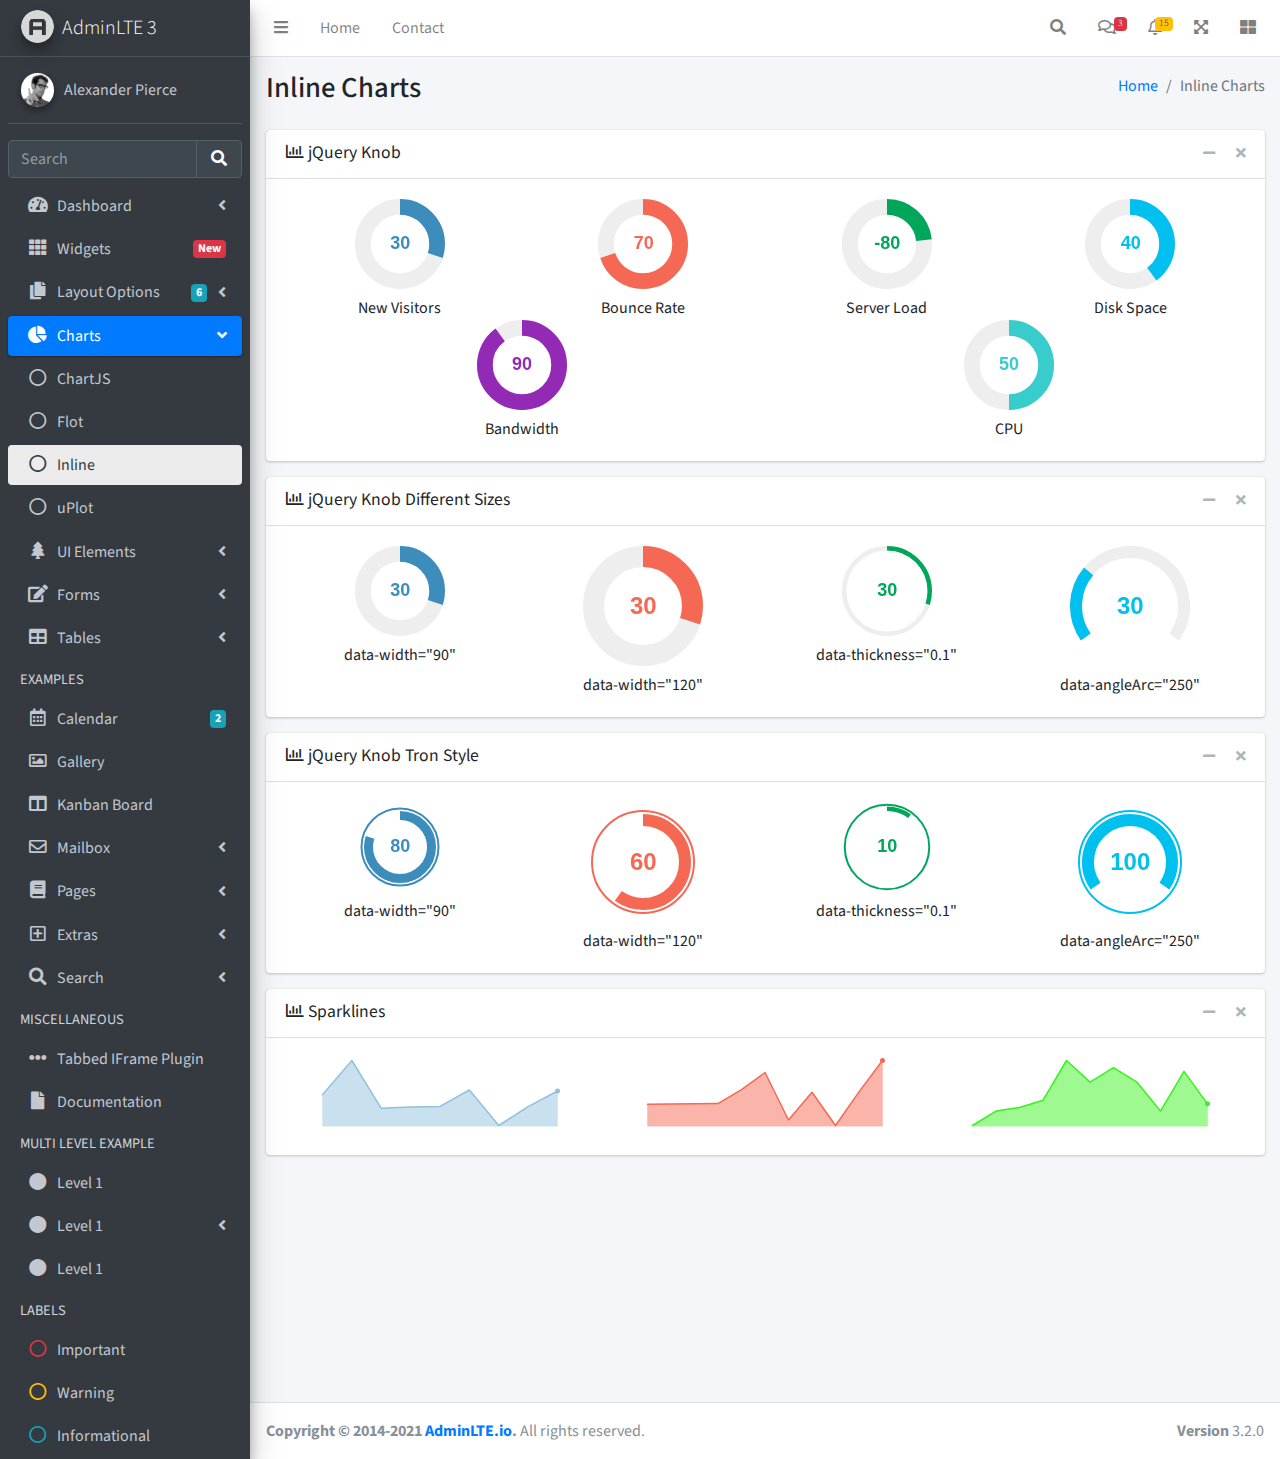
<file: adminlta/pages/charts/inline.html>
<!DOCTYPE html>
<html lang="en">
<head>
  <meta charset="utf-8">
  <meta name="viewport" content="width=device-width, initial-scale=1">
  <title>AdminLTE 3 | Inline Charts</title>

  <!-- Google Font: Source Sans Pro -->
  <link rel="stylesheet" href="https://fonts.googleapis.com/css?family=Source+Sans+Pro:300,400,400i,700&display=fallback">
  <!-- Font Awesome -->
  <link rel="stylesheet" href="../../plugins/fontawesome-free/css/all.min.css">
  <!-- Theme style -->
  <link rel="stylesheet" href="../../dist/css/adminlte.min.css">
</head>
<body class="hold-transition sidebar-mini">
<div class="wrapper">
  <!-- Navbar -->
  <nav class="main-header navbar navbar-expand navbar-white navbar-light">
    <!-- Left navbar links -->
    <ul class="navbar-nav">
      <li class="nav-item">
        <a class="nav-link" data-widget="pushmenu" href="#" role="button"><i class="fas fa-bars"></i></a>
      </li>
      <li class="nav-item d-none d-sm-inline-block">
        <a href="../../index3.html" class="nav-link">Home</a>
      </li>
      <li class="nav-item d-none d-sm-inline-block">
        <a href="#" class="nav-link">Contact</a>
      </li>
    </ul>

    <!-- Right navbar links -->
    <ul class="navbar-nav ml-auto">
      <!-- Navbar Search -->
      <li class="nav-item">
        <a class="nav-link" data-widget="navbar-search" href="#" role="button">
          <i class="fas fa-search"></i>
        </a>
        <div class="navbar-search-block">
          <form class="form-inline">
            <div class="input-group input-group-sm">
              <input class="form-control form-control-navbar" type="search" placeholder="Search" aria-label="Search">
              <div class="input-group-append">
                <button class="btn btn-navbar" type="submit">
                  <i class="fas fa-search"></i>
                </button>
                <button class="btn btn-navbar" type="button" data-widget="navbar-search">
                  <i class="fas fa-times"></i>
                </button>
              </div>
            </div>
          </form>
        </div>
      </li>

      <!-- Messages Dropdown Menu -->
      <li class="nav-item dropdown">
        <a class="nav-link" data-toggle="dropdown" href="#">
          <i class="far fa-comments"></i>
          <span class="badge badge-danger navbar-badge">3</span>
        </a>
        <div class="dropdown-menu dropdown-menu-lg dropdown-menu-right">
          <a href="#" class="dropdown-item">
            <!-- Message Start -->
            <div class="media">
              <img src="../../dist/img/user1-128x128.jpg" alt="User Avatar" class="img-size-50 mr-3 img-circle">
              <div class="media-body">
                <h3 class="dropdown-item-title">
                  Brad Diesel
                  <span class="float-right text-sm text-danger"><i class="fas fa-star"></i></span>
                </h3>
                <p class="text-sm">Call me whenever you can...</p>
                <p class="text-sm text-muted"><i class="far fa-clock mr-1"></i> 4 Hours Ago</p>
              </div>
            </div>
            <!-- Message End -->
          </a>
          <div class="dropdown-divider"></div>
          <a href="#" class="dropdown-item">
            <!-- Message Start -->
            <div class="media">
              <img src="../../dist/img/user8-128x128.jpg" alt="User Avatar" class="img-size-50 img-circle mr-3">
              <div class="media-body">
                <h3 class="dropdown-item-title">
                  John Pierce
                  <span class="float-right text-sm text-muted"><i class="fas fa-star"></i></span>
                </h3>
                <p class="text-sm">I got your message bro</p>
                <p class="text-sm text-muted"><i class="far fa-clock mr-1"></i> 4 Hours Ago</p>
              </div>
            </div>
            <!-- Message End -->
          </a>
          <div class="dropdown-divider"></div>
          <a href="#" class="dropdown-item">
            <!-- Message Start -->
            <div class="media">
              <img src="../../dist/img/user3-128x128.jpg" alt="User Avatar" class="img-size-50 img-circle mr-3">
              <div class="media-body">
                <h3 class="dropdown-item-title">
                  Nora Silvester
                  <span class="float-right text-sm text-warning"><i class="fas fa-star"></i></span>
                </h3>
                <p class="text-sm">The subject goes here</p>
                <p class="text-sm text-muted"><i class="far fa-clock mr-1"></i> 4 Hours Ago</p>
              </div>
            </div>
            <!-- Message End -->
          </a>
          <div class="dropdown-divider"></div>
          <a href="#" class="dropdown-item dropdown-footer">See All Messages</a>
        </div>
      </li>
      <!-- Notifications Dropdown Menu -->
      <li class="nav-item dropdown">
        <a class="nav-link" data-toggle="dropdown" href="#">
          <i class="far fa-bell"></i>
          <span class="badge badge-warning navbar-badge">15</span>
        </a>
        <div class="dropdown-menu dropdown-menu-lg dropdown-menu-right">
          <span class="dropdown-item dropdown-header">15 Notifications</span>
          <div class="dropdown-divider"></div>
          <a href="#" class="dropdown-item">
            <i class="fas fa-envelope mr-2"></i> 4 new messages
            <span class="float-right text-muted text-sm">3 mins</span>
          </a>
          <div class="dropdown-divider"></div>
          <a href="#" class="dropdown-item">
            <i class="fas fa-users mr-2"></i> 8 friend requests
            <span class="float-right text-muted text-sm">12 hours</span>
          </a>
          <div class="dropdown-divider"></div>
          <a href="#" class="dropdown-item">
            <i class="fas fa-file mr-2"></i> 3 new reports
            <span class="float-right text-muted text-sm">2 days</span>
          </a>
          <div class="dropdown-divider"></div>
          <a href="#" class="dropdown-item dropdown-footer">See All Notifications</a>
        </div>
      </li>
      <li class="nav-item">
        <a class="nav-link" data-widget="fullscreen" href="#" role="button">
          <i class="fas fa-expand-arrows-alt"></i>
        </a>
      </li>
      <li class="nav-item">
        <a class="nav-link" data-widget="control-sidebar" data-slide="true" href="#" role="button">
          <i class="fas fa-th-large"></i>
        </a>
      </li>
    </ul>
  </nav>
  <!-- /.navbar -->

  <!-- Main Sidebar Container -->
  <aside class="main-sidebar sidebar-dark-primary elevation-4">
    <!-- Brand Logo -->
    <a href="../../index3.html" class="brand-link">
      <img src="../../dist/img/AdminLTELogo.png" alt="AdminLTE Logo" class="brand-image img-circle elevation-3" style="opacity: .8">
      <span class="brand-text font-weight-light">AdminLTE 3</span>
    </a>

    <!-- Sidebar -->
    <div class="sidebar">
      <!-- Sidebar user panel (optional) -->
      <div class="user-panel mt-3 pb-3 mb-3 d-flex">
        <div class="image">
          <img src="../../dist/img/user2-160x160.jpg" class="img-circle elevation-2" alt="User Image">
        </div>
        <div class="info">
          <a href="#" class="d-block">Alexander Pierce</a>
        </div>
      </div>

      <!-- SidebarSearch Form -->
      <div class="form-inline">
        <div class="input-group" data-widget="sidebar-search">
          <input class="form-control form-control-sidebar" type="search" placeholder="Search" aria-label="Search">
          <div class="input-group-append">
            <button class="btn btn-sidebar">
              <i class="fas fa-search fa-fw"></i>
            </button>
          </div>
        </div>
      </div>

      <!-- Sidebar Menu -->
      <nav class="mt-2">
        <ul class="nav nav-pills nav-sidebar flex-column" data-widget="treeview" role="menu" data-accordion="false">
          <!-- Add icons to the links using the .nav-icon class
               with font-awesome or any other icon font library -->
          <li class="nav-item">
            <a href="#" class="nav-link">
              <i class="nav-icon fas fa-tachometer-alt"></i>
              <p>
                Dashboard
                <i class="right fas fa-angle-left"></i>
              </p>
            </a>
            <ul class="nav nav-treeview">
              <li class="nav-item">
                <a href="../../index.html" class="nav-link">
                  <i class="far fa-circle nav-icon"></i>
                  <p>Dashboard v1</p>
                </a>
              </li>
              <li class="nav-item">
                <a href="../../index2.html" class="nav-link">
                  <i class="far fa-circle nav-icon"></i>
                  <p>Dashboard v2</p>
                </a>
              </li>
              <li class="nav-item">
                <a href="../../index3.html" class="nav-link">
                  <i class="far fa-circle nav-icon"></i>
                  <p>Dashboard v3</p>
                </a>
              </li>
            </ul>
          </li>
          <li class="nav-item">
            <a href="../widgets.html" class="nav-link">
              <i class="nav-icon fas fa-th"></i>
              <p>
                Widgets
                <span class="right badge badge-danger">New</span>
              </p>
            </a>
          </li>
          <li class="nav-item">
            <a href="#" class="nav-link">
              <i class="nav-icon fas fa-copy"></i>
              <p>
                Layout Options
                <i class="fas fa-angle-left right"></i>
                <span class="badge badge-info right">6</span>
              </p>
            </a>
            <ul class="nav nav-treeview">
              <li class="nav-item">
                <a href="../layout/top-nav.html" class="nav-link">
                  <i class="far fa-circle nav-icon"></i>
                  <p>Top Navigation</p>
                </a>
              </li>
              <li class="nav-item">
                <a href="../layout/top-nav-sidebar.html" class="nav-link">
                  <i class="far fa-circle nav-icon"></i>
                  <p>Top Navigation + Sidebar</p>
                </a>
              </li>
              <li class="nav-item">
                <a href="../layout/boxed.html" class="nav-link">
                  <i class="far fa-circle nav-icon"></i>
                  <p>Boxed</p>
                </a>
              </li>
              <li class="nav-item">
                <a href="../layout/fixed-sidebar.html" class="nav-link">
                  <i class="far fa-circle nav-icon"></i>
                  <p>Fixed Sidebar</p>
                </a>
              </li>
              <li class="nav-item">
                <a href="../layout/fixed-sidebar-custom.html" class="nav-link">
                  <i class="far fa-circle nav-icon"></i>
                  <p>Fixed Sidebar <small>+ Custom Area</small></p>
                </a>
              </li>
              <li class="nav-item">
                <a href="../layout/fixed-topnav.html" class="nav-link">
                  <i class="far fa-circle nav-icon"></i>
                  <p>Fixed Navbar</p>
                </a>
              </li>
              <li class="nav-item">
                <a href="../layout/fixed-footer.html" class="nav-link">
                  <i class="far fa-circle nav-icon"></i>
                  <p>Fixed Footer</p>
                </a>
              </li>
              <li class="nav-item">
                <a href="../layout/collapsed-sidebar.html" class="nav-link">
                  <i class="far fa-circle nav-icon"></i>
                  <p>Collapsed Sidebar</p>
                </a>
              </li>
            </ul>
          </li>
          <li class="nav-item menu-open">
            <a href="#" class="nav-link active">
              <i class="nav-icon fas fa-chart-pie"></i>
              <p>
                Charts
                <i class="right fas fa-angle-left"></i>
              </p>
            </a>
            <ul class="nav nav-treeview">
              <li class="nav-item">
                <a href="chartjs.html" class="nav-link">
                  <i class="far fa-circle nav-icon"></i>
                  <p>ChartJS</p>
                </a>
              </li>
              <li class="nav-item">
                <a href="flot.html" class="nav-link">
                  <i class="far fa-circle nav-icon"></i>
                  <p>Flot</p>
                </a>
              </li>
              <li class="nav-item">
                <a href="inline.html" class="nav-link active">
                  <i class="far fa-circle nav-icon"></i>
                  <p>Inline</p>
                </a>
              </li>
              <li class="nav-item">
                <a href="uplot.html" class="nav-link">
                  <i class="far fa-circle nav-icon"></i>
                  <p>uPlot</p>
                </a>
              </li>
            </ul>
          </li>
          <li class="nav-item">
            <a href="#" class="nav-link">
              <i class="nav-icon fas fa-tree"></i>
              <p>
                UI Elements
                <i class="fas fa-angle-left right"></i>
              </p>
            </a>
            <ul class="nav nav-treeview">
              <li class="nav-item">
                <a href="../UI/general.html" class="nav-link">
                  <i class="far fa-circle nav-icon"></i>
                  <p>General</p>
                </a>
              </li>
              <li class="nav-item">
                <a href="../UI/icons.html" class="nav-link">
                  <i class="far fa-circle nav-icon"></i>
                  <p>Icons</p>
                </a>
              </li>
              <li class="nav-item">
                <a href="../UI/buttons.html" class="nav-link">
                  <i class="far fa-circle nav-icon"></i>
                  <p>Buttons</p>
                </a>
              </li>
              <li class="nav-item">
                <a href="../UI/sliders.html" class="nav-link">
                  <i class="far fa-circle nav-icon"></i>
                  <p>Sliders</p>
                </a>
              </li>
              <li class="nav-item">
                <a href="../UI/modals.html" class="nav-link">
                  <i class="far fa-circle nav-icon"></i>
                  <p>Modals & Alerts</p>
                </a>
              </li>
              <li class="nav-item">
                <a href="../UI/navbar.html" class="nav-link">
                  <i class="far fa-circle nav-icon"></i>
                  <p>Navbar & Tabs</p>
                </a>
              </li>
              <li class="nav-item">
                <a href="../UI/timeline.html" class="nav-link">
                  <i class="far fa-circle nav-icon"></i>
                  <p>Timeline</p>
                </a>
              </li>
              <li class="nav-item">
                <a href="../UI/ribbons.html" class="nav-link">
                  <i class="far fa-circle nav-icon"></i>
                  <p>Ribbons</p>
                </a>
              </li>
            </ul>
          </li>
          <li class="nav-item">
            <a href="#" class="nav-link">
              <i class="nav-icon fas fa-edit"></i>
              <p>
                Forms
                <i class="fas fa-angle-left right"></i>
              </p>
            </a>
            <ul class="nav nav-treeview">
              <li class="nav-item">
                <a href="../forms/general.html" class="nav-link">
                  <i class="far fa-circle nav-icon"></i>
                  <p>General Elements</p>
                </a>
              </li>
              <li class="nav-item">
                <a href="../forms/advanced.html" class="nav-link">
                  <i class="far fa-circle nav-icon"></i>
                  <p>Advanced Elements</p>
                </a>
              </li>
              <li class="nav-item">
                <a href="../forms/editors.html" class="nav-link">
                  <i class="far fa-circle nav-icon"></i>
                  <p>Editors</p>
                </a>
              </li>
              <li class="nav-item">
                <a href="../forms/validation.html" class="nav-link">
                  <i class="far fa-circle nav-icon"></i>
                  <p>Validation</p>
                </a>
              </li>
            </ul>
          </li>
          <li class="nav-item">
            <a href="#" class="nav-link">
              <i class="nav-icon fas fa-table"></i>
              <p>
                Tables
                <i class="fas fa-angle-left right"></i>
              </p>
            </a>
            <ul class="nav nav-treeview">
              <li class="nav-item">
                <a href="../tables/simple.html" class="nav-link">
                  <i class="far fa-circle nav-icon"></i>
                  <p>Simple Tables</p>
                </a>
              </li>
              <li class="nav-item">
                <a href="../tables/data.html" class="nav-link">
                  <i class="far fa-circle nav-icon"></i>
                  <p>DataTables</p>
                </a>
              </li>
              <li class="nav-item">
                <a href="../tables/jsgrid.html" class="nav-link">
                  <i class="far fa-circle nav-icon"></i>
                  <p>jsGrid</p>
                </a>
              </li>
            </ul>
          </li>
          <li class="nav-header">EXAMPLES</li>
          <li class="nav-item">
            <a href="../calendar.html" class="nav-link">
              <i class="nav-icon far fa-calendar-alt"></i>
              <p>
                Calendar
                <span class="badge badge-info right">2</span>
              </p>
            </a>
          </li>
          <li class="nav-item">
            <a href="../gallery.html" class="nav-link">
              <i class="nav-icon far fa-image"></i>
              <p>
                Gallery
              </p>
            </a>
          </li>
          <li class="nav-item">
            <a href="../kanban.html" class="nav-link">
              <i class="nav-icon fas fa-columns"></i>
              <p>
                Kanban Board
              </p>
            </a>
          </li>
          <li class="nav-item">
            <a href="#" class="nav-link">
              <i class="nav-icon far fa-envelope"></i>
              <p>
                Mailbox
                <i class="fas fa-angle-left right"></i>
              </p>
            </a>
            <ul class="nav nav-treeview">
              <li class="nav-item">
                <a href="../mailbox/mailbox.html" class="nav-link">
                  <i class="far fa-circle nav-icon"></i>
                  <p>Inbox</p>
                </a>
              </li>
              <li class="nav-item">
                <a href="../mailbox/compose.html" class="nav-link">
                  <i class="far fa-circle nav-icon"></i>
                  <p>Compose</p>
                </a>
              </li>
              <li class="nav-item">
                <a href="../mailbox/read-mail.html" class="nav-link">
                  <i class="far fa-circle nav-icon"></i>
                  <p>Read</p>
                </a>
              </li>
            </ul>
          </li>
          <li class="nav-item">
            <a href="#" class="nav-link">
              <i class="nav-icon fas fa-book"></i>
              <p>
                Pages
                <i class="fas fa-angle-left right"></i>
              </p>
            </a>
            <ul class="nav nav-treeview">
              <li class="nav-item">
                <a href="../examples/invoice.html" class="nav-link">
                  <i class="far fa-circle nav-icon"></i>
                  <p>Invoice</p>
                </a>
              </li>
              <li class="nav-item">
                <a href="../examples/profile.html" class="nav-link">
                  <i class="far fa-circle nav-icon"></i>
                  <p>Profile</p>
                </a>
              </li>
              <li class="nav-item">
                <a href="../examples/e-commerce.html" class="nav-link">
                  <i class="far fa-circle nav-icon"></i>
                  <p>E-commerce</p>
                </a>
              </li>
              <li class="nav-item">
                <a href="../examples/projects.html" class="nav-link">
                  <i class="far fa-circle nav-icon"></i>
                  <p>Projects</p>
                </a>
              </li>
              <li class="nav-item">
                <a href="../examples/project-add.html" class="nav-link">
                  <i class="far fa-circle nav-icon"></i>
                  <p>Project Add</p>
                </a>
              </li>
              <li class="nav-item">
                <a href="../examples/project-edit.html" class="nav-link">
                  <i class="far fa-circle nav-icon"></i>
                  <p>Project Edit</p>
                </a>
              </li>
              <li class="nav-item">
                <a href="../examples/project-detail.html" class="nav-link">
                  <i class="far fa-circle nav-icon"></i>
                  <p>Project Detail</p>
                </a>
              </li>
              <li class="nav-item">
                <a href="../examples/contacts.html" class="nav-link">
                  <i class="far fa-circle nav-icon"></i>
                  <p>Contacts</p>
                </a>
              </li>
              <li class="nav-item">
                <a href="../examples/faq.html" class="nav-link">
                  <i class="far fa-circle nav-icon"></i>
                  <p>FAQ</p>
                </a>
              </li>
              <li class="nav-item">
                <a href="../examples/contact-us.html" class="nav-link">
                  <i class="far fa-circle nav-icon"></i>
                  <p>Contact us</p>
                </a>
              </li>
            </ul>
          </li>
          <li class="nav-item">
            <a href="#" class="nav-link">
              <i class="nav-icon far fa-plus-square"></i>
              <p>
                Extras
                <i class="fas fa-angle-left right"></i>
              </p>
            </a>
            <ul class="nav nav-treeview">
              <li class="nav-item">
                <a href="#" class="nav-link">
                  <i class="far fa-circle nav-icon"></i>
                  <p>
                    Login & Register v1
                    <i class="fas fa-angle-left right"></i>
                  </p>
                </a>
                <ul class="nav nav-treeview">
                  <li class="nav-item">
                    <a href="../examples/login.html" class="nav-link">
                      <i class="far fa-circle nav-icon"></i>
                      <p>Login v1</p>
                    </a>
                  </li>
                  <li class="nav-item">
                    <a href="../examples/register.html" class="nav-link">
                      <i class="far fa-circle nav-icon"></i>
                      <p>Register v1</p>
                    </a>
                  </li>
                  <li class="nav-item">
                    <a href="../examples/forgot-password.html" class="nav-link">
                      <i class="far fa-circle nav-icon"></i>
                      <p>Forgot Password v1</p>
                    </a>
                  </li>
                  <li class="nav-item">
                    <a href="../examples/recover-password.html" class="nav-link">
                      <i class="far fa-circle nav-icon"></i>
                      <p>Recover Password v1</p>
                    </a>
                  </li>
                </ul>
              </li>
              <li class="nav-item">
                <a href="#" class="nav-link">
                  <i class="far fa-circle nav-icon"></i>
                  <p>
                    Login & Register v2
                    <i class="fas fa-angle-left right"></i>
                  </p>
                </a>
                <ul class="nav nav-treeview">
                  <li class="nav-item">
                    <a href="../examples/login-v2.html" class="nav-link">
                      <i class="far fa-circle nav-icon"></i>
                      <p>Login v2</p>
                    </a>
                  </li>
                  <li class="nav-item">
                    <a href="../examples/register-v2.html" class="nav-link">
                      <i class="far fa-circle nav-icon"></i>
                      <p>Register v2</p>
                    </a>
                  </li>
                  <li class="nav-item">
                    <a href="../examples/forgot-password-v2.html" class="nav-link">
                      <i class="far fa-circle nav-icon"></i>
                      <p>Forgot Password v2</p>
                    </a>
                  </li>
                  <li class="nav-item">
                    <a href="../examples/recover-password-v2.html" class="nav-link">
                      <i class="far fa-circle nav-icon"></i>
                      <p>Recover Password v2</p>
                    </a>
                  </li>
                </ul>
              </li>
              <li class="nav-item">
                <a href="../examples/lockscreen.html" class="nav-link">
                  <i class="far fa-circle nav-icon"></i>
                  <p>Lockscreen</p>
                </a>
              </li>
              <li class="nav-item">
                <a href="../examples/legacy-user-menu.html" class="nav-link">
                  <i class="far fa-circle nav-icon"></i>
                  <p>Legacy User Menu</p>
                </a>
              </li>
              <li class="nav-item">
                <a href="../examples/language-menu.html" class="nav-link">
                  <i class="far fa-circle nav-icon"></i>
                  <p>Language Menu</p>
                </a>
              </li>
              <li class="nav-item">
                <a href="../examples/404.html" class="nav-link">
                  <i class="far fa-circle nav-icon"></i>
                  <p>Error 404</p>
                </a>
              </li>
              <li class="nav-item">
                <a href="../examples/500.html" class="nav-link">
                  <i class="far fa-circle nav-icon"></i>
                  <p>Error 500</p>
                </a>
              </li>
              <li class="nav-item">
                <a href="../examples/pace.html" class="nav-link">
                  <i class="far fa-circle nav-icon"></i>
                  <p>Pace</p>
                </a>
              </li>
              <li class="nav-item">
                <a href="../examples/blank.html" class="nav-link">
                  <i class="far fa-circle nav-icon"></i>
                  <p>Blank Page</p>
                </a>
              </li>
              <li class="nav-item">
                <a href="../../starter.html" class="nav-link">
                  <i class="far fa-circle nav-icon"></i>
                  <p>Starter Page</p>
                </a>
              </li>
            </ul>
          </li>
          <li class="nav-item">
            <a href="#" class="nav-link">
              <i class="nav-icon fas fa-search"></i>
              <p>
                Search
                <i class="fas fa-angle-left right"></i>
              </p>
            </a>
            <ul class="nav nav-treeview">
              <li class="nav-item">
                <a href="../search/simple.html" class="nav-link">
                  <i class="far fa-circle nav-icon"></i>
                  <p>Simple Search</p>
                </a>
              </li>
              <li class="nav-item">
                <a href="../search/enhanced.html" class="nav-link">
                  <i class="far fa-circle nav-icon"></i>
                  <p>Enhanced</p>
                </a>
              </li>
            </ul>
          </li>
          <li class="nav-header">MISCELLANEOUS</li>
          <li class="nav-item">
            <a href="../../iframe.html" class="nav-link">
              <i class="nav-icon fas fa-ellipsis-h"></i>
              <p>Tabbed IFrame Plugin</p>
            </a>
          </li>
          <li class="nav-item">
            <a href="https://adminlte.io/docs/3.1/" class="nav-link">
              <i class="nav-icon fas fa-file"></i>
              <p>Documentation</p>
            </a>
          </li>
          <li class="nav-header">MULTI LEVEL EXAMPLE</li>
          <li class="nav-item">
            <a href="#" class="nav-link">
              <i class="fas fa-circle nav-icon"></i>
              <p>Level 1</p>
            </a>
          </li>
          <li class="nav-item">
            <a href="#" class="nav-link">
              <i class="nav-icon fas fa-circle"></i>
              <p>
                Level 1
                <i class="right fas fa-angle-left"></i>
              </p>
            </a>
            <ul class="nav nav-treeview">
              <li class="nav-item">
                <a href="#" class="nav-link">
                  <i class="far fa-circle nav-icon"></i>
                  <p>Level 2</p>
                </a>
              </li>
              <li class="nav-item">
                <a href="#" class="nav-link">
                  <i class="far fa-circle nav-icon"></i>
                  <p>
                    Level 2
                    <i class="right fas fa-angle-left"></i>
                  </p>
                </a>
                <ul class="nav nav-treeview">
                  <li class="nav-item">
                    <a href="#" class="nav-link">
                      <i class="far fa-dot-circle nav-icon"></i>
                      <p>Level 3</p>
                    </a>
                  </li>
                  <li class="nav-item">
                    <a href="#" class="nav-link">
                      <i class="far fa-dot-circle nav-icon"></i>
                      <p>Level 3</p>
                    </a>
                  </li>
                  <li class="nav-item">
                    <a href="#" class="nav-link">
                      <i class="far fa-dot-circle nav-icon"></i>
                      <p>Level 3</p>
                    </a>
                  </li>
                </ul>
              </li>
              <li class="nav-item">
                <a href="#" class="nav-link">
                  <i class="far fa-circle nav-icon"></i>
                  <p>Level 2</p>
                </a>
              </li>
            </ul>
          </li>
          <li class="nav-item">
            <a href="#" class="nav-link">
              <i class="fas fa-circle nav-icon"></i>
              <p>Level 1</p>
            </a>
          </li>
          <li class="nav-header">LABELS</li>
          <li class="nav-item">
            <a href="#" class="nav-link">
              <i class="nav-icon far fa-circle text-danger"></i>
              <p class="text">Important</p>
            </a>
          </li>
          <li class="nav-item">
            <a href="#" class="nav-link">
              <i class="nav-icon far fa-circle text-warning"></i>
              <p>Warning</p>
            </a>
          </li>
          <li class="nav-item">
            <a href="#" class="nav-link">
              <i class="nav-icon far fa-circle text-info"></i>
              <p>Informational</p>
            </a>
          </li>
        </ul>
      </nav>
      <!-- /.sidebar-menu -->
    </div>
    <!-- /.sidebar -->
  </aside>

  <!-- Content Wrapper. Contains page content -->
  <div class="content-wrapper">
    <!-- Content Header (Page header) -->
    <section class="content-header">
      <div class="container-fluid">
        <div class="row mb-2">
          <div class="col-sm-6">
            <h1>Inline Charts</h1>
          </div>
          <div class="col-sm-6">
            <ol class="breadcrumb float-sm-right">
              <li class="breadcrumb-item"><a href="#">Home</a></li>
              <li class="breadcrumb-item active">Inline Charts</li>
            </ol>
          </div>
        </div>
      </div><!-- /.container-fluid -->
    </section>

    <!-- Main content -->
    <section class="content">
      <div class="container-fluid">
        <!-- row -->
        <div class="row">
          <div class="col-12">
            <!-- jQuery Knob -->
            <div class="card">
              <div class="card-header">
                <h3 class="card-title">
                  <i class="far fa-chart-bar"></i>
                  jQuery Knob
                </h3>

                <div class="card-tools">
                  <button type="button" class="btn btn-tool" data-card-widget="collapse">
                    <i class="fas fa-minus"></i>
                  </button>
                  <button type="button" class="btn btn-tool" data-card-widget="remove">
                    <i class="fas fa-times"></i>
                  </button>
                </div>
              </div>
              <!-- /.card-header -->
              <div class="card-body">
                <div class="row">
                  <div class="col-6 col-md-3 text-center">
                    <input type="text" class="knob" value="30" data-width="90" data-height="90" data-fgColor="#3c8dbc">

                    <div class="knob-label">New Visitors</div>
                  </div>
                  <!-- ./col -->
                  <div class="col-6 col-md-3 text-center">
                    <input type="text" class="knob" value="70" data-width="90" data-height="90" data-fgColor="#f56954">

                    <div class="knob-label">Bounce Rate</div>
                  </div>
                  <!-- ./col -->
                  <div class="col-6 col-md-3 text-center">
                    <input type="text" class="knob" value="-80" data-min="-150" data-max="150" data-width="90"
                           data-height="90" data-fgColor="#00a65a">

                    <div class="knob-label">Server Load</div>
                  </div>
                  <!-- ./col -->
                  <div class="col-6 col-md-3 text-center">
                    <input type="text" class="knob" value="40" data-width="90" data-height="90" data-fgColor="#00c0ef">

                    <div class="knob-label">Disk Space</div>
                  </div>
                  <!-- ./col -->
                </div>
                <!-- /.row -->

                <div class="row">
                  <div class="col-6 text-center">
                    <input type="text" class="knob" value="90" data-width="90" data-height="90" data-fgColor="#932ab6">

                    <div class="knob-label">Bandwidth</div>
                  </div>
                  <!-- ./col -->
                  <div class="col-6 text-center">
                    <input type="text" class="knob" value="50" data-width="90" data-height="90" data-fgColor="#39CCCC">

                    <div class="knob-label">CPU</div>
                  </div>
                  <!-- ./col -->
                </div>
                <!-- /.row -->
              </div>
              <!-- /.card-body -->
            </div>
            <!-- /.card -->
          </div>
          <!-- /.col -->
        </div>
        <!-- /.row -->

        <div class="row">
          <div class="col-12">
            <div class="card">
              <div class="card-header">
                <h3 class="card-title">
                  <i class="far fa-chart-bar"></i>
                  jQuery Knob Different Sizes
                </h3>

                <div class="card-tools">
                  <button type="button" class="btn btn-tool" data-card-widget="collapse">
                    <i class="fas fa-minus"></i>
                  </button>
                  <button type="button" class="btn btn-tool" data-card-widget="remove">
                    <i class="fas fa-times"></i>
                  </button>
                </div>
              </div>
              <!-- /.card-header -->
              <div class="card-body">
                <div class="row">
                  <div class="col-6 col-md-3 text-center">
                    <input type="text" class="knob" value="30" data-width="90" data-height="90" data-fgColor="#3c8dbc"
                           data-readonly="true">

                    <div class="knob-label">data-width="90"</div>
                  </div>
                  <!-- ./col -->
                  <div class="col-6 col-md-3 text-center">
                    <input type="text" class="knob" value="30" data-width="120" data-height="120"
                           data-fgColor="#f56954">

                    <div class="knob-label">data-width="120"</div>
                  </div>
                  <!-- ./col -->
                  <div class="col-6 col-md-3 text-center">
                    <input type="text" class="knob" value="30" data-thickness="0.1" data-width="90" data-height="90"
                           data-fgColor="#00a65a">

                    <div class="knob-label">data-thickness="0.1"</div>
                  </div>
                  <!-- ./col -->
                  <div class="col-6 col-md-3 text-center">
                    <input type="text" class="knob" data-thickness="0.2" data-angleArc="250" data-angleOffset="-125"
                           value="30" data-width="120" data-height="120" data-fgColor="#00c0ef">

                    <div class="knob-label">data-angleArc="250"</div>
                  </div>
                  <!-- ./col -->
                </div>
                <!-- /.row -->
              </div>
              <!-- /.card-body -->
            </div>
            <!-- /.card -->
          </div>
          <!-- /.col -->
        </div>
        <!-- /.row -->

        <div class="row">
          <div class="col-12">
            <div class="card">
              <div class="card-header">
                <h3 class="card-title">
                  <i class="far fa-chart-bar"></i>
                  jQuery Knob Tron Style
                </h3>

                <div class="card-tools">
                  <button type="button" class="btn btn-tool" data-card-widget="collapse">
                    <i class="fas fa-minus"></i>
                  </button>
                  <button type="button" class="btn btn-tool" data-card-widget="remove">
                    <i class="fas fa-times"></i>
                  </button>
                </div>
              </div>
              <!-- /.card-header -->
              <div class="card-body">
                <div class="row">
                  <div class="col-6 col-md-3 text-center">
                    <input type="text" class="knob" value="80" data-skin="tron" data-thickness="0.2" data-width="90"
                           data-height="90" data-fgColor="#3c8dbc" data-readonly="true">

                    <div class="knob-label">data-width="90"</div>
                  </div>
                  <!-- ./col -->
                  <div class="col-6 col-md-3 text-center">
                    <input type="text" class="knob" value="60" data-skin="tron" data-thickness="0.2" data-width="120"
                           data-height="120" data-fgColor="#f56954">

                    <div class="knob-label">data-width="120"</div>
                  </div>
                  <!-- ./col -->
                  <div class="col-6 col-md-3 text-center">
                    <input type="text" class="knob" value="10" data-skin="tron" data-thickness="0.1" data-width="90"
                           data-height="90" data-fgColor="#00a65a">

                    <div class="knob-label">data-thickness="0.1"</div>
                  </div>
                  <!-- ./col -->
                  <div class="col-6 col-md-3 text-center">
                    <input type="text" class="knob" value="100" data-skin="tron" data-thickness="0.2"
                           data-angleArc="250" data-angleOffset="-125" data-width="120" data-height="120"
                           data-fgColor="#00c0ef">

                    <div class="knob-label">data-angleArc="250"</div>
                  </div>
                  <!-- ./col -->
                </div>
                <!-- /.row -->
              </div>
              <!-- /.card-body -->
            </div>
            <!-- /.card -->
          </div>
          <!-- /.col -->
        </div>
        <!-- /.row -->

        <div class="row">
          <div class="col-12">
            <div class="card">
              <div class="card-header">
                <h3 class="card-title">
                  <i class="far fa-chart-bar"></i>
                  Sparklines
                </h3>

                <div class="card-tools">
                  <button type="button" class="btn btn-tool" data-card-widget="collapse">
                    <i class="fas fa-minus"></i>
                  </button>
                  <button type="button" class="btn btn-tool" data-card-widget="remove">
                    <i class="fas fa-times"></i>
                  </button>
                </div>
              </div>
              <!-- /.card-header -->
              <div class="card-body">
                <div class="row">
                  <div class="col-4 text-center">
                    <div id="sparkline-1"></div>
                  </div>
                  <!-- ./col -->
                  <div class="col-4 text-center">
                    <div id="sparkline-2"></div>
                  </div>
                  <!-- ./col -->
                  <div class="col-4 text-center">
                    <div id="sparkline-3"></div>
                  </div>
                  <!-- ./col -->
                </div>
                <!-- /.row -->
              </div>
              <!-- /.card-body -->
            </div>
            <!-- /.card -->
          </div>
          <!-- /.col -->
        </div>
        <!-- /.row -->

      </div><!-- /.container-fluid -->
    </section>
    <!-- /.content -->
  </div>
  <!-- /.content-wrapper -->
  <footer class="main-footer">
    <div class="float-right d-none d-sm-block">
      <b>Version</b> 3.2.0
    </div>
    <strong>Copyright &copy; 2014-2021 <a href="https://adminlte.io">AdminLTE.io</a>.</strong> All rights reserved.
  </footer>

  <!-- Control Sidebar -->
  <aside class="control-sidebar control-sidebar-dark">
    <!-- Control sidebar content goes here -->
  </aside>
  <!-- /.control-sidebar -->
</div>
<!-- ./wrapper -->

<!-- jQuery -->
<script src="../../plugins/jquery/jquery.min.js"></script>
<!-- Bootstrap 4 -->
<script src="../../plugins/bootstrap/js/bootstrap.bundle.min.js"></script>
<!-- AdminLTE App -->
<script src="../../dist/js/adminlte.min.js"></script>
<!-- jQuery Knob -->
<script src="../../plugins/jquery-knob/jquery.knob.min.js"></script>
<!-- Sparkline -->
<script src="../../plugins/sparklines/sparkline.js"></script>
<!-- AdminLTE for demo purposes -->
<script src="../../dist/js/demo.js"></script>
<!-- Page specific script -->
<script>
  $(function () {
    /* jQueryKnob */

    $('.knob').knob({
      /*change : function (value) {
       //console.log("change : " + value);
       },
       release : function (value) {
       console.log("release : " + value);
       },
       cancel : function () {
       console.log("cancel : " + this.value);
       },*/
      draw: function () {

        // "tron" case
        if (this.$.data('skin') == 'tron') {

          var a   = this.angle(this.cv)  // Angle
            ,
              sa  = this.startAngle          // Previous start angle
            ,
              sat = this.startAngle         // Start angle
            ,
              ea                            // Previous end angle
            ,
              eat = sat + a                 // End angle
            ,
              r   = true

          this.g.lineWidth = this.lineWidth

          this.o.cursor
          && (sat = eat - 0.3)
          && (eat = eat + 0.3)

          if (this.o.displayPrevious) {
            ea = this.startAngle + this.angle(this.value)
            this.o.cursor
            && (sa = ea - 0.3)
            && (ea = ea + 0.3)
            this.g.beginPath()
            this.g.strokeStyle = this.previousColor
            this.g.arc(this.xy, this.xy, this.radius - this.lineWidth, sa, ea, false)
            this.g.stroke()
          }

          this.g.beginPath()
          this.g.strokeStyle = r ? this.o.fgColor : this.fgColor
          this.g.arc(this.xy, this.xy, this.radius - this.lineWidth, sat, eat, false)
          this.g.stroke()

          this.g.lineWidth = 2
          this.g.beginPath()
          this.g.strokeStyle = this.o.fgColor
          this.g.arc(this.xy, this.xy, this.radius - this.lineWidth + 1 + this.lineWidth * 2 / 3, 0, 2 * Math.PI, false)
          this.g.stroke()

          return false
        }
      }
    })
    /* END JQUERY KNOB */

    //INITIALIZE SPARKLINE CHARTS
    var sparkline1 = new Sparkline($('#sparkline-1')[0], { width: 240, height: 70, lineColor: '#92c1dc', endColor: '#92c1dc' })
    var sparkline2 = new Sparkline($('#sparkline-2')[0], { width: 240, height: 70, lineColor: '#f56954', endColor: '#f56954' })
    var sparkline3 = new Sparkline($('#sparkline-3')[0], { width: 240, height: 70, lineColor: '#3af221', endColor: '#3af221' })

    sparkline1.draw([1000, 1200, 920, 927, 931, 1027, 819, 930, 1021])
    sparkline2.draw([515, 519, 520, 522, 652, 810, 370, 627, 319, 630, 921])
    sparkline3.draw([15, 19, 20, 22, 33, 27, 31, 27, 19, 30, 21])

  })

</script>
</body>
</html>
</file>
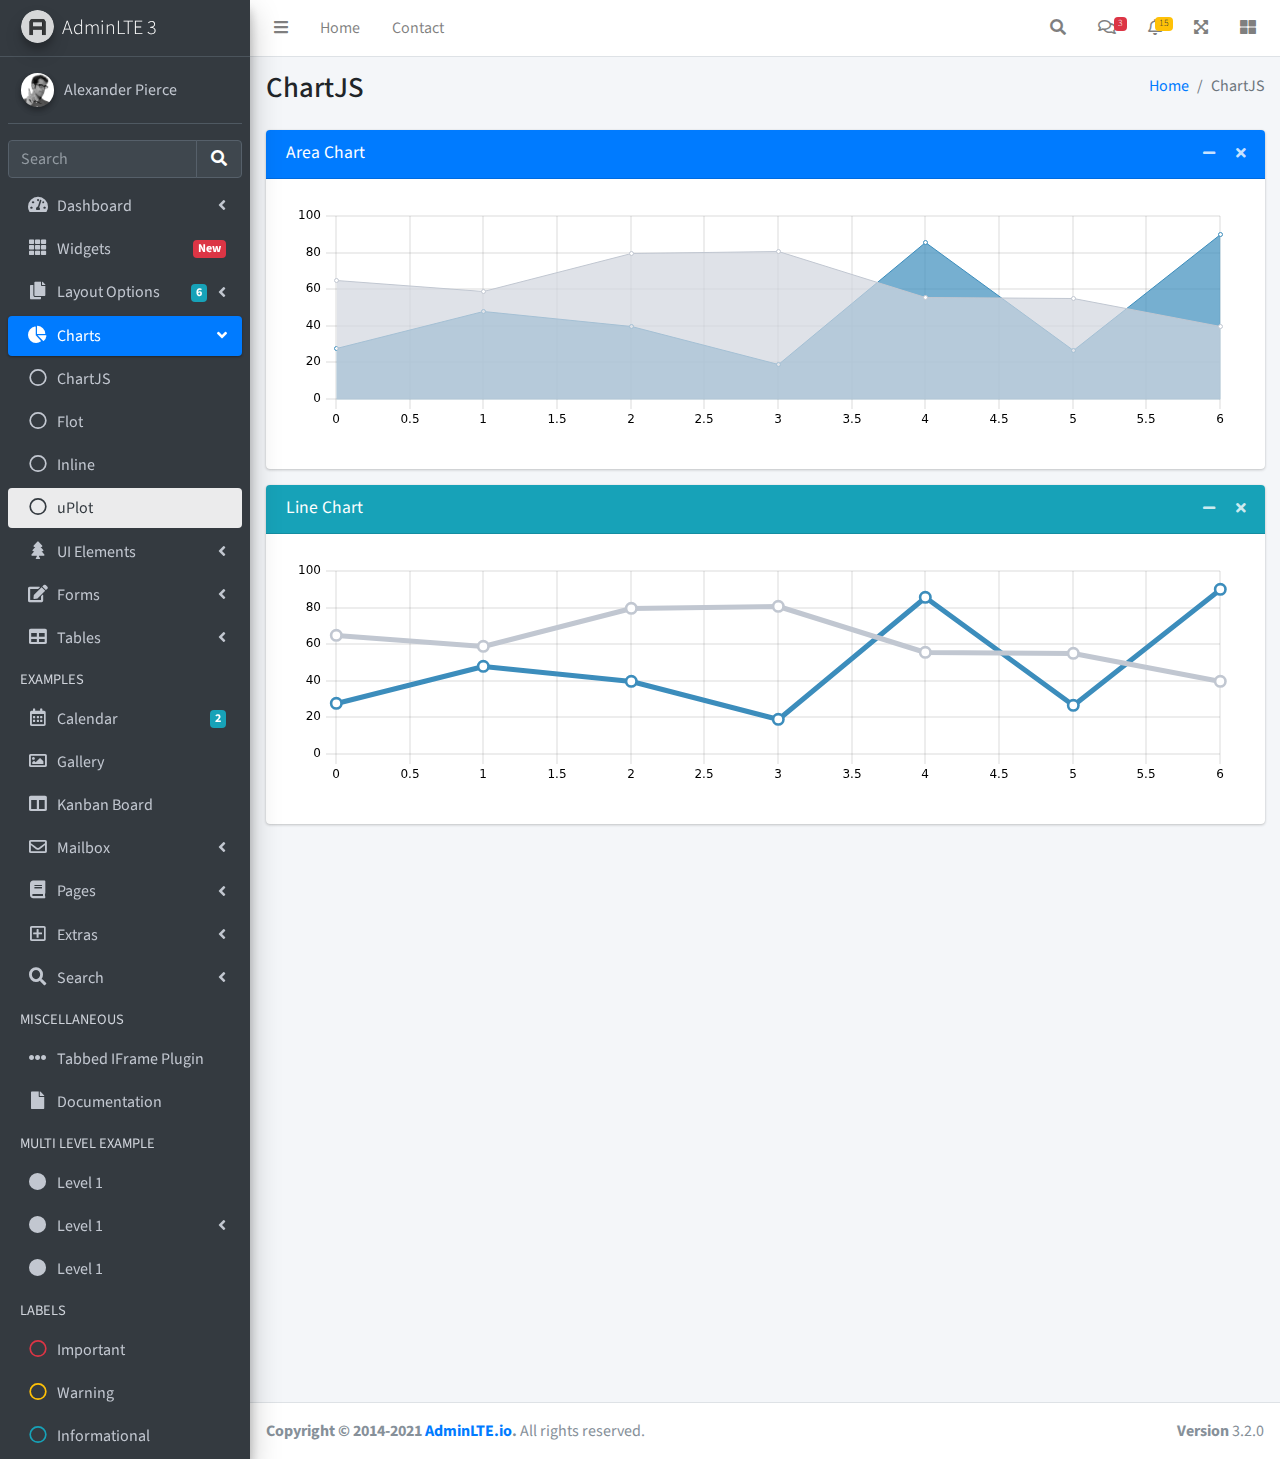
<file: adminlta/pages/charts/uplot.html>
<!DOCTYPE html>
<html lang="en">
<head>
  <meta charset="utf-8">
  <meta name="viewport" content="width=device-width, initial-scale=1">
  <title>AdminLTE 3 | uPlot</title>

  <!-- Google Font: Source Sans Pro -->
  <link rel="stylesheet" href="https://fonts.googleapis.com/css?family=Source+Sans+Pro:300,400,400i,700&display=fallback">
  <!-- Font Awesome -->
  <link rel="stylesheet" href="../../plugins/fontawesome-free/css/all.min.css">
  <!-- uPlot -->
  <link rel="stylesheet" href="../../plugins/uplot/uPlot.min.css">
  <!-- Theme style -->
  <link rel="stylesheet" href="../../dist/css/adminlte.min.css">
</head>
<body class="hold-transition sidebar-mini">
<div class="wrapper">
  <!-- Navbar -->
  <nav class="main-header navbar navbar-expand navbar-white navbar-light">
    <!-- Left navbar links -->
    <ul class="navbar-nav">
      <li class="nav-item">
        <a class="nav-link" data-widget="pushmenu" href="#" role="button"><i class="fas fa-bars"></i></a>
      </li>
      <li class="nav-item d-none d-sm-inline-block">
        <a href="../../index3.html" class="nav-link">Home</a>
      </li>
      <li class="nav-item d-none d-sm-inline-block">
        <a href="#" class="nav-link">Contact</a>
      </li>
    </ul>

    <!-- Right navbar links -->
    <ul class="navbar-nav ml-auto">
      <!-- Navbar Search -->
      <li class="nav-item">
        <a class="nav-link" data-widget="navbar-search" href="#" role="button">
          <i class="fas fa-search"></i>
        </a>
        <div class="navbar-search-block">
          <form class="form-inline">
            <div class="input-group input-group-sm">
              <input class="form-control form-control-navbar" type="search" placeholder="Search" aria-label="Search">
              <div class="input-group-append">
                <button class="btn btn-navbar" type="submit">
                  <i class="fas fa-search"></i>
                </button>
                <button class="btn btn-navbar" type="button" data-widget="navbar-search">
                  <i class="fas fa-times"></i>
                </button>
              </div>
            </div>
          </form>
        </div>
      </li>

      <!-- Messages Dropdown Menu -->
      <li class="nav-item dropdown">
        <a class="nav-link" data-toggle="dropdown" href="#">
          <i class="far fa-comments"></i>
          <span class="badge badge-danger navbar-badge">3</span>
        </a>
        <div class="dropdown-menu dropdown-menu-lg dropdown-menu-right">
          <a href="#" class="dropdown-item">
            <!-- Message Start -->
            <div class="media">
              <img src="../../dist/img/user1-128x128.jpg" alt="User Avatar" class="img-size-50 mr-3 img-circle">
              <div class="media-body">
                <h3 class="dropdown-item-title">
                  Brad Diesel
                  <span class="float-right text-sm text-danger"><i class="fas fa-star"></i></span>
                </h3>
                <p class="text-sm">Call me whenever you can...</p>
                <p class="text-sm text-muted"><i class="far fa-clock mr-1"></i> 4 Hours Ago</p>
              </div>
            </div>
            <!-- Message End -->
          </a>
          <div class="dropdown-divider"></div>
          <a href="#" class="dropdown-item">
            <!-- Message Start -->
            <div class="media">
              <img src="../../dist/img/user8-128x128.jpg" alt="User Avatar" class="img-size-50 img-circle mr-3">
              <div class="media-body">
                <h3 class="dropdown-item-title">
                  John Pierce
                  <span class="float-right text-sm text-muted"><i class="fas fa-star"></i></span>
                </h3>
                <p class="text-sm">I got your message bro</p>
                <p class="text-sm text-muted"><i class="far fa-clock mr-1"></i> 4 Hours Ago</p>
              </div>
            </div>
            <!-- Message End -->
          </a>
          <div class="dropdown-divider"></div>
          <a href="#" class="dropdown-item">
            <!-- Message Start -->
            <div class="media">
              <img src="../../dist/img/user3-128x128.jpg" alt="User Avatar" class="img-size-50 img-circle mr-3">
              <div class="media-body">
                <h3 class="dropdown-item-title">
                  Nora Silvester
                  <span class="float-right text-sm text-warning"><i class="fas fa-star"></i></span>
                </h3>
                <p class="text-sm">The subject goes here</p>
                <p class="text-sm text-muted"><i class="far fa-clock mr-1"></i> 4 Hours Ago</p>
              </div>
            </div>
            <!-- Message End -->
          </a>
          <div class="dropdown-divider"></div>
          <a href="#" class="dropdown-item dropdown-footer">See All Messages</a>
        </div>
      </li>
      <!-- Notifications Dropdown Menu -->
      <li class="nav-item dropdown">
        <a class="nav-link" data-toggle="dropdown" href="#">
          <i class="far fa-bell"></i>
          <span class="badge badge-warning navbar-badge">15</span>
        </a>
        <div class="dropdown-menu dropdown-menu-lg dropdown-menu-right">
          <span class="dropdown-item dropdown-header">15 Notifications</span>
          <div class="dropdown-divider"></div>
          <a href="#" class="dropdown-item">
            <i class="fas fa-envelope mr-2"></i> 4 new messages
            <span class="float-right text-muted text-sm">3 mins</span>
          </a>
          <div class="dropdown-divider"></div>
          <a href="#" class="dropdown-item">
            <i class="fas fa-users mr-2"></i> 8 friend requests
            <span class="float-right text-muted text-sm">12 hours</span>
          </a>
          <div class="dropdown-divider"></div>
          <a href="#" class="dropdown-item">
            <i class="fas fa-file mr-2"></i> 3 new reports
            <span class="float-right text-muted text-sm">2 days</span>
          </a>
          <div class="dropdown-divider"></div>
          <a href="#" class="dropdown-item dropdown-footer">See All Notifications</a>
        </div>
      </li>
      <li class="nav-item">
        <a class="nav-link" data-widget="fullscreen" href="#" role="button">
          <i class="fas fa-expand-arrows-alt"></i>
        </a>
      </li>
      <li class="nav-item">
        <a class="nav-link" data-widget="control-sidebar" data-slide="true" href="#" role="button">
          <i class="fas fa-th-large"></i>
        </a>
      </li>
    </ul>
  </nav>
  <!-- /.navbar -->

  <!-- Main Sidebar Container -->
  <aside class="main-sidebar sidebar-dark-primary elevation-4">
    <!-- Brand Logo -->
    <a href="../../index3.html" class="brand-link">
      <img src="../../dist/img/AdminLTELogo.png"
           alt="AdminLTE Logo" class="brand-image img-circle elevation-3" style="opacity: .8">
      <span class="brand-text font-weight-light">AdminLTE 3</span>
    </a>

    <!-- Sidebar -->
    <div class="sidebar">
      <!-- Sidebar user panel (optional) -->
      <div class="user-panel mt-3 pb-3 mb-3 d-flex">
        <div class="image">
          <img src="../../dist/img/user2-160x160.jpg" class="img-circle elevation-2" alt="User Image">
        </div>
        <div class="info">
          <a href="#" class="d-block">Alexander Pierce</a>
        </div>
      </div>

      <!-- SidebarSearch Form -->
      <div class="form-inline">
        <div class="input-group" data-widget="sidebar-search">
          <input class="form-control form-control-sidebar" type="search" placeholder="Search" aria-label="Search">
          <div class="input-group-append">
            <button class="btn btn-sidebar">
              <i class="fas fa-search fa-fw"></i>
            </button>
          </div>
        </div>
      </div>

      <!-- Sidebar Menu -->
      <nav class="mt-2">
        <ul class="nav nav-pills nav-sidebar flex-column" data-widget="treeview" role="menu" data-accordion="false">
          <!-- Add icons to the links using the .nav-icon class
               with font-awesome or any other icon font library -->
          <li class="nav-item">
            <a href="#" class="nav-link">
              <i class="nav-icon fas fa-tachometer-alt"></i>
              <p>
                Dashboard
                <i class="right fas fa-angle-left"></i>
              </p>
            </a>
            <ul class="nav nav-treeview">
              <li class="nav-item">
                <a href="../../index.html" class="nav-link">
                  <i class="far fa-circle nav-icon"></i>
                  <p>Dashboard v1</p>
                </a>
              </li>
              <li class="nav-item">
                <a href="../../index2.html" class="nav-link">
                  <i class="far fa-circle nav-icon"></i>
                  <p>Dashboard v2</p>
                </a>
              </li>
              <li class="nav-item">
                <a href="../../index3.html" class="nav-link">
                  <i class="far fa-circle nav-icon"></i>
                  <p>Dashboard v3</p>
                </a>
              </li>
            </ul>
          </li>
          <li class="nav-item">
            <a href="../widgets.html" class="nav-link">
              <i class="nav-icon fas fa-th"></i>
              <p>
                Widgets
                <span class="right badge badge-danger">New</span>
              </p>
            </a>
          </li>
          <li class="nav-item">
            <a href="#" class="nav-link">
              <i class="nav-icon fas fa-copy"></i>
              <p>
                Layout Options
                <i class="fas fa-angle-left right"></i>
                <span class="badge badge-info right">6</span>
              </p>
            </a>
            <ul class="nav nav-treeview">
              <li class="nav-item">
                <a href="../layout/top-nav.html" class="nav-link">
                  <i class="far fa-circle nav-icon"></i>
                  <p>Top Navigation</p>
                </a>
              </li>
              <li class="nav-item">
                <a href="../layout/top-nav-sidebar.html" class="nav-link">
                  <i class="far fa-circle nav-icon"></i>
                  <p>Top Navigation + Sidebar</p>
                </a>
              </li>
              <li class="nav-item">
                <a href="../layout/boxed.html" class="nav-link">
                  <i class="far fa-circle nav-icon"></i>
                  <p>Boxed</p>
                </a>
              </li>
              <li class="nav-item">
                <a href="../layout/fixed-sidebar.html" class="nav-link">
                  <i class="far fa-circle nav-icon"></i>
                  <p>Fixed Sidebar</p>
                </a>
              </li>
              <li class="nav-item">
                <a href="../layout/fixed-sidebar-custom.html" class="nav-link">
                  <i class="far fa-circle nav-icon"></i>
                  <p>Fixed Sidebar <small>+ Custom Area</small></p>
                </a>
              </li>
              <li class="nav-item">
                <a href="../layout/fixed-topnav.html" class="nav-link">
                  <i class="far fa-circle nav-icon"></i>
                  <p>Fixed Navbar</p>
                </a>
              </li>
              <li class="nav-item">
                <a href="../layout/fixed-footer.html" class="nav-link">
                  <i class="far fa-circle nav-icon"></i>
                  <p>Fixed Footer</p>
                </a>
              </li>
              <li class="nav-item">
                <a href="../layout/collapsed-sidebar.html" class="nav-link">
                  <i class="far fa-circle nav-icon"></i>
                  <p>Collapsed Sidebar</p>
                </a>
              </li>
            </ul>
          </li>
          <li class="nav-item menu-open">
            <a href="#" class="nav-link active">
              <i class="nav-icon fas fa-chart-pie"></i>
              <p>
                Charts
                <i class="right fas fa-angle-left"></i>
              </p>
            </a>
            <ul class="nav nav-treeview">
              <li class="nav-item">
                <a href="chartjs.html" class="nav-link">
                  <i class="far fa-circle nav-icon"></i>
                  <p>ChartJS</p>
                </a>
              </li>
              <li class="nav-item">
                <a href="flot.html" class="nav-link">
                  <i class="far fa-circle nav-icon"></i>
                  <p>Flot</p>
                </a>
              </li>
              <li class="nav-item">
                <a href="inline.html" class="nav-link">
                  <i class="far fa-circle nav-icon"></i>
                  <p>Inline</p>
                </a>
              </li>
              <li class="nav-item">
                <a href="chartjs.html" class="nav-link active">
                  <i class="far fa-circle nav-icon"></i>
                  <p>uPlot</p>
                </a>
              </li>
            </ul>
          </li>
          <li class="nav-item">
            <a href="#" class="nav-link">
              <i class="nav-icon fas fa-tree"></i>
              <p>
                UI Elements
                <i class="fas fa-angle-left right"></i>
              </p>
            </a>
            <ul class="nav nav-treeview">
              <li class="nav-item">
                <a href="../UI/general.html" class="nav-link">
                  <i class="far fa-circle nav-icon"></i>
                  <p>General</p>
                </a>
              </li>
              <li class="nav-item">
                <a href="../UI/icons.html" class="nav-link">
                  <i class="far fa-circle nav-icon"></i>
                  <p>Icons</p>
                </a>
              </li>
              <li class="nav-item">
                <a href="../UI/buttons.html" class="nav-link">
                  <i class="far fa-circle nav-icon"></i>
                  <p>Buttons</p>
                </a>
              </li>
              <li class="nav-item">
                <a href="../UI/sliders.html" class="nav-link">
                  <i class="far fa-circle nav-icon"></i>
                  <p>Sliders</p>
                </a>
              </li>
              <li class="nav-item">
                <a href="../UI/modals.html" class="nav-link">
                  <i class="far fa-circle nav-icon"></i>
                  <p>Modals & Alerts</p>
                </a>
              </li>
              <li class="nav-item">
                <a href="../UI/navbar.html" class="nav-link">
                  <i class="far fa-circle nav-icon"></i>
                  <p>Navbar & Tabs</p>
                </a>
              </li>
              <li class="nav-item">
                <a href="../UI/timeline.html" class="nav-link">
                  <i class="far fa-circle nav-icon"></i>
                  <p>Timeline</p>
                </a>
              </li>
              <li class="nav-item">
                <a href="../UI/ribbons.html" class="nav-link">
                  <i class="far fa-circle nav-icon"></i>
                  <p>Ribbons</p>
                </a>
              </li>
            </ul>
          </li>
          <li class="nav-item">
            <a href="#" class="nav-link">
              <i class="nav-icon fas fa-edit"></i>
              <p>
                Forms
                <i class="fas fa-angle-left right"></i>
              </p>
            </a>
            <ul class="nav nav-treeview">
              <li class="nav-item">
                <a href="../forms/general.html" class="nav-link">
                  <i class="far fa-circle nav-icon"></i>
                  <p>General Elements</p>
                </a>
              </li>
              <li class="nav-item">
                <a href="../forms/advanced.html" class="nav-link">
                  <i class="far fa-circle nav-icon"></i>
                  <p>Advanced Elements</p>
                </a>
              </li>
              <li class="nav-item">
                <a href="../forms/editors.html" class="nav-link">
                  <i class="far fa-circle nav-icon"></i>
                  <p>Editors</p>
                </a>
              </li>
              <li class="nav-item">
                <a href="../forms/validation.html" class="nav-link">
                  <i class="far fa-circle nav-icon"></i>
                  <p>Validation</p>
                </a>
              </li>
            </ul>
          </li>
          <li class="nav-item">
            <a href="#" class="nav-link">
              <i class="nav-icon fas fa-table"></i>
              <p>
                Tables
                <i class="fas fa-angle-left right"></i>
              </p>
            </a>
            <ul class="nav nav-treeview">
              <li class="nav-item">
                <a href="../tables/simple.html" class="nav-link">
                  <i class="far fa-circle nav-icon"></i>
                  <p>Simple Tables</p>
                </a>
              </li>
              <li class="nav-item">
                <a href="../tables/data.html" class="nav-link">
                  <i class="far fa-circle nav-icon"></i>
                  <p>DataTables</p>
                </a>
              </li>
              <li class="nav-item">
                <a href="../tables/jsgrid.html" class="nav-link">
                  <i class="far fa-circle nav-icon"></i>
                  <p>jsGrid</p>
                </a>
              </li>
            </ul>
          </li>
          <li class="nav-header">EXAMPLES</li>
          <li class="nav-item">
            <a href="../calendar.html" class="nav-link">
              <i class="nav-icon far fa-calendar-alt"></i>
              <p>
                Calendar
                <span class="badge badge-info right">2</span>
              </p>
            </a>
          </li>
          <li class="nav-item">
            <a href="../gallery.html" class="nav-link">
              <i class="nav-icon far fa-image"></i>
              <p>
                Gallery
              </p>
            </a>
          </li>
          <li class="nav-item">
            <a href="../kanban.html" class="nav-link">
              <i class="nav-icon fas fa-columns"></i>
              <p>
                Kanban Board
              </p>
            </a>
          </li>
          <li class="nav-item">
            <a href="#" class="nav-link">
              <i class="nav-icon far fa-envelope"></i>
              <p>
                Mailbox
                <i class="fas fa-angle-left right"></i>
              </p>
            </a>
            <ul class="nav nav-treeview">
              <li class="nav-item">
                <a href="../mailbox/mailbox.html" class="nav-link">
                  <i class="far fa-circle nav-icon"></i>
                  <p>Inbox</p>
                </a>
              </li>
              <li class="nav-item">
                <a href="../mailbox/compose.html" class="nav-link">
                  <i class="far fa-circle nav-icon"></i>
                  <p>Compose</p>
                </a>
              </li>
              <li class="nav-item">
                <a href="../mailbox/read-mail.html" class="nav-link">
                  <i class="far fa-circle nav-icon"></i>
                  <p>Read</p>
                </a>
              </li>
            </ul>
          </li>
          <li class="nav-item">
            <a href="#" class="nav-link">
              <i class="nav-icon fas fa-book"></i>
              <p>
                Pages
                <i class="fas fa-angle-left right"></i>
              </p>
            </a>
            <ul class="nav nav-treeview">
              <li class="nav-item">
                <a href="../examples/invoice.html" class="nav-link">
                  <i class="far fa-circle nav-icon"></i>
                  <p>Invoice</p>
                </a>
              </li>
              <li class="nav-item">
                <a href="../examples/profile.html" class="nav-link">
                  <i class="far fa-circle nav-icon"></i>
                  <p>Profile</p>
                </a>
              </li>
              <li class="nav-item">
                <a href="../examples/e-commerce.html" class="nav-link">
                  <i class="far fa-circle nav-icon"></i>
                  <p>E-commerce</p>
                </a>
              </li>
              <li class="nav-item">
                <a href="../examples/projects.html" class="nav-link">
                  <i class="far fa-circle nav-icon"></i>
                  <p>Projects</p>
                </a>
              </li>
              <li class="nav-item">
                <a href="../examples/project-add.html" class="nav-link">
                  <i class="far fa-circle nav-icon"></i>
                  <p>Project Add</p>
                </a>
              </li>
              <li class="nav-item">
                <a href="../examples/project-edit.html" class="nav-link">
                  <i class="far fa-circle nav-icon"></i>
                  <p>Project Edit</p>
                </a>
              </li>
              <li class="nav-item">
                <a href="../examples/project-detail.html" class="nav-link">
                  <i class="far fa-circle nav-icon"></i>
                  <p>Project Detail</p>
                </a>
              </li>
              <li class="nav-item">
                <a href="../examples/contacts.html" class="nav-link">
                  <i class="far fa-circle nav-icon"></i>
                  <p>Contacts</p>
                </a>
              </li>
              <li class="nav-item">
                <a href="../examples/faq.html" class="nav-link">
                  <i class="far fa-circle nav-icon"></i>
                  <p>FAQ</p>
                </a>
              </li>
              <li class="nav-item">
                <a href="../examples/contact-us.html" class="nav-link">
                  <i class="far fa-circle nav-icon"></i>
                  <p>Contact us</p>
                </a>
              </li>
            </ul>
          </li>
          <li class="nav-item">
            <a href="#" class="nav-link">
              <i class="nav-icon far fa-plus-square"></i>
              <p>
                Extras
                <i class="fas fa-angle-left right"></i>
              </p>
            </a>
            <ul class="nav nav-treeview">
              <li class="nav-item">
                <a href="#" class="nav-link">
                  <i class="far fa-circle nav-icon"></i>
                  <p>
                    Login & Register v1
                    <i class="fas fa-angle-left right"></i>
                  </p>
                </a>
                <ul class="nav nav-treeview">
                  <li class="nav-item">
                    <a href="../examples/login.html" class="nav-link">
                      <i class="far fa-circle nav-icon"></i>
                      <p>Login v1</p>
                    </a>
                  </li>
                  <li class="nav-item">
                    <a href="../examples/register.html" class="nav-link">
                      <i class="far fa-circle nav-icon"></i>
                      <p>Register v1</p>
                    </a>
                  </li>
                  <li class="nav-item">
                    <a href="../examples/forgot-password.html" class="nav-link">
                      <i class="far fa-circle nav-icon"></i>
                      <p>Forgot Password v1</p>
                    </a>
                  </li>
                  <li class="nav-item">
                    <a href="../examples/recover-password.html" class="nav-link">
                      <i class="far fa-circle nav-icon"></i>
                      <p>Recover Password v1</p>
                    </a>
                  </li>
                </ul>
              </li>
              <li class="nav-item">
                <a href="#" class="nav-link">
                  <i class="far fa-circle nav-icon"></i>
                  <p>
                    Login & Register v2
                    <i class="fas fa-angle-left right"></i>
                  </p>
                </a>
                <ul class="nav nav-treeview">
                  <li class="nav-item">
                    <a href="../examples/login-v2.html" class="nav-link">
                      <i class="far fa-circle nav-icon"></i>
                      <p>Login v2</p>
                    </a>
                  </li>
                  <li class="nav-item">
                    <a href="../examples/register-v2.html" class="nav-link">
                      <i class="far fa-circle nav-icon"></i>
                      <p>Register v2</p>
                    </a>
                  </li>
                  <li class="nav-item">
                    <a href="../examples/forgot-password-v2.html" class="nav-link">
                      <i class="far fa-circle nav-icon"></i>
                      <p>Forgot Password v2</p>
                    </a>
                  </li>
                  <li class="nav-item">
                    <a href="../examples/recover-password-v2.html" class="nav-link">
                      <i class="far fa-circle nav-icon"></i>
                      <p>Recover Password v2</p>
                    </a>
                  </li>
                </ul>
              </li>
              <li class="nav-item">
                <a href="../examples/lockscreen.html" class="nav-link">
                  <i class="far fa-circle nav-icon"></i>
                  <p>Lockscreen</p>
                </a>
              </li>
              <li class="nav-item">
                <a href="../examples/legacy-user-menu.html" class="nav-link">
                  <i class="far fa-circle nav-icon"></i>
                  <p>Legacy User Menu</p>
                </a>
              </li>
              <li class="nav-item">
                <a href="../examples/language-menu.html" class="nav-link">
                  <i class="far fa-circle nav-icon"></i>
                  <p>Language Menu</p>
                </a>
              </li>
              <li class="nav-item">
                <a href="../examples/404.html" class="nav-link">
                  <i class="far fa-circle nav-icon"></i>
                  <p>Error 404</p>
                </a>
              </li>
              <li class="nav-item">
                <a href="../examples/500.html" class="nav-link">
                  <i class="far fa-circle nav-icon"></i>
                  <p>Error 500</p>
                </a>
              </li>
              <li class="nav-item">
                <a href="../examples/pace.html" class="nav-link">
                  <i class="far fa-circle nav-icon"></i>
                  <p>Pace</p>
                </a>
              </li>
              <li class="nav-item">
                <a href="../examples/blank.html" class="nav-link">
                  <i class="far fa-circle nav-icon"></i>
                  <p>Blank Page</p>
                </a>
              </li>
              <li class="nav-item">
                <a href="../../starter.html" class="nav-link">
                  <i class="far fa-circle nav-icon"></i>
                  <p>Starter Page</p>
                </a>
              </li>
            </ul>
          </li>
          <li class="nav-item">
            <a href="#" class="nav-link">
              <i class="nav-icon fas fa-search"></i>
              <p>
                Search
                <i class="fas fa-angle-left right"></i>
              </p>
            </a>
            <ul class="nav nav-treeview">
              <li class="nav-item">
                <a href="../search/simple.html" class="nav-link">
                  <i class="far fa-circle nav-icon"></i>
                  <p>Simple Search</p>
                </a>
              </li>
              <li class="nav-item">
                <a href="../search/enhanced.html" class="nav-link">
                  <i class="far fa-circle nav-icon"></i>
                  <p>Enhanced</p>
                </a>
              </li>
            </ul>
          </li>
          <li class="nav-header">MISCELLANEOUS</li>
          <li class="nav-item">
            <a href="../../iframe.html" class="nav-link">
              <i class="nav-icon fas fa-ellipsis-h"></i>
              <p>Tabbed IFrame Plugin</p>
            </a>
          </li>
          <li class="nav-item">
            <a href="https://adminlte.io/docs/3.1/" class="nav-link">
              <i class="nav-icon fas fa-file"></i>
              <p>Documentation</p>
            </a>
          </li>
          <li class="nav-header">MULTI LEVEL EXAMPLE</li>
          <li class="nav-item">
            <a href="#" class="nav-link">
              <i class="fas fa-circle nav-icon"></i>
              <p>Level 1</p>
            </a>
          </li>
          <li class="nav-item">
            <a href="#" class="nav-link">
              <i class="nav-icon fas fa-circle"></i>
              <p>
                Level 1
                <i class="right fas fa-angle-left"></i>
              </p>
            </a>
            <ul class="nav nav-treeview">
              <li class="nav-item">
                <a href="#" class="nav-link">
                  <i class="far fa-circle nav-icon"></i>
                  <p>Level 2</p>
                </a>
              </li>
              <li class="nav-item">
                <a href="#" class="nav-link">
                  <i class="far fa-circle nav-icon"></i>
                  <p>
                    Level 2
                    <i class="right fas fa-angle-left"></i>
                  </p>
                </a>
                <ul class="nav nav-treeview">
                  <li class="nav-item">
                    <a href="#" class="nav-link">
                      <i class="far fa-dot-circle nav-icon"></i>
                      <p>Level 3</p>
                    </a>
                  </li>
                  <li class="nav-item">
                    <a href="#" class="nav-link">
                      <i class="far fa-dot-circle nav-icon"></i>
                      <p>Level 3</p>
                    </a>
                  </li>
                  <li class="nav-item">
                    <a href="#" class="nav-link">
                      <i class="far fa-dot-circle nav-icon"></i>
                      <p>Level 3</p>
                    </a>
                  </li>
                </ul>
              </li>
              <li class="nav-item">
                <a href="#" class="nav-link">
                  <i class="far fa-circle nav-icon"></i>
                  <p>Level 2</p>
                </a>
              </li>
            </ul>
          </li>
          <li class="nav-item">
            <a href="#" class="nav-link">
              <i class="fas fa-circle nav-icon"></i>
              <p>Level 1</p>
            </a>
          </li>
          <li class="nav-header">LABELS</li>
          <li class="nav-item">
            <a href="#" class="nav-link">
              <i class="nav-icon far fa-circle text-danger"></i>
              <p class="text">Important</p>
            </a>
          </li>
          <li class="nav-item">
            <a href="#" class="nav-link">
              <i class="nav-icon far fa-circle text-warning"></i>
              <p>Warning</p>
            </a>
          </li>
          <li class="nav-item">
            <a href="#" class="nav-link">
              <i class="nav-icon far fa-circle text-info"></i>
              <p>Informational</p>
            </a>
          </li>
        </ul>
      </nav>
      <!-- /.sidebar-menu -->
    </div>
    <!-- /.sidebar -->
  </aside>

  <!-- Content Wrapper. Contains page content -->
  <div class="content-wrapper">
    <!-- Content Header (Page header) -->
    <section class="content-header">
      <div class="container-fluid">
        <div class="row mb-2">
          <div class="col-sm-6">
            <h1>ChartJS</h1>
          </div>
          <div class="col-sm-6">
            <ol class="breadcrumb float-sm-right">
              <li class="breadcrumb-item"><a href="#">Home</a></li>
              <li class="breadcrumb-item active">ChartJS</li>
            </ol>
          </div>
        </div>
      </div><!-- /.container-fluid -->
    </section>

    <!-- Main content -->
    <section class="content">
      <div class="container-fluid">
        <!-- AREA CHART -->
        <div class="card card-primary">
          <div class="card-header">
            <h3 class="card-title">Area Chart</h3>

            <div class="card-tools">
              <button type="button" class="btn btn-tool" data-card-widget="collapse">
                <i class="fas fa-minus"></i>
              </button>
              <button type="button" class="btn btn-tool" data-card-widget="remove">
                <i class="fas fa-times"></i>
              </button>
            </div>
          </div>
          <div class="card-body">
            <div class="chart">
              <div id="areaChart" style="min-height: 250px; height: 250px; max-height: 250px; max-width: 100%;"></div>
            </div>
          </div>
          <!-- /.card-body -->
        </div>
        <!-- /.card -->

        <!-- LINE CHART -->
        <div class="card card-info">
          <div class="card-header">
            <h3 class="card-title">Line Chart</h3>

            <div class="card-tools">
              <button type="button" class="btn btn-tool" data-card-widget="collapse">
                <i class="fas fa-minus"></i>
              </button>
              <button type="button" class="btn btn-tool" data-card-widget="remove">
                <i class="fas fa-times"></i>
              </button>
            </div>
          </div>
          <div class="card-body">
            <div class="chart">
              <div id="lineChart" style="min-height: 250px; height: 250px; max-height: 250px; max-width: 100%;"></div>
            </div>
          </div>
          <!-- /.card-body -->
        </div>
        <!-- /.card -->
      </div><!-- /.container-fluid -->
    </section>
    <!-- /.content -->
  </div>
  <!-- /.content-wrapper -->
  <footer class="main-footer">
    <div class="float-right d-none d-sm-block">
      <b>Version</b> 3.2.0
    </div>
    <strong>Copyright &copy; 2014-2021 <a href="https://adminlte.io">AdminLTE.io</a>.</strong> All rights reserved.
  </footer>

  <!-- Control Sidebar -->
  <aside class="control-sidebar control-sidebar-dark">
    <!-- Add Content Here -->
  </aside>
  <!-- /.control-sidebar -->
</div>
<!-- ./wrapper -->

<!-- jQuery -->
<script src="../../plugins/jquery/jquery.min.js"></script>
<!-- Bootstrap 4 -->
<script src="../../plugins/bootstrap/js/bootstrap.bundle.min.js"></script>
<!-- uPlot -->
<script src="../../plugins/uplot/uPlot.iife.min.js"></script>
<!-- AdminLTE App -->
<script src="../../dist/js/adminlte.min.js"></script>
<!-- AdminLTE for demo purposes -->
<script src="../../dist/js/demo.js"></script>
<!-- Page specific script -->
<script>
  $(function () {
    /* uPlot
     * -------
     * Here we will create a few charts using uPlot
     */

    function getSize(elementId) {
      return {
        width: document.getElementById(elementId).offsetWidth,
        height: document.getElementById(elementId).offsetHeight,
      }
    }

    let data = [
      [0, 1, 2, 3, 4, 5, 6],
      [28, 48, 40, 19, 86, 27, 90],
      [65, 59, 80, 81, 56, 55, 40]
    ];

    //--------------
    //- AREA CHART -
    //--------------

    const optsAreaChart = {
      ... getSize('areaChart'),
      scales: {
        x: {
          time: false,
        },
        y: {
          range: [0, 100],
        },
      },
      series: [
        {},
        {
          fill: 'rgba(60,141,188,0.7)',
          stroke: 'rgba(60,141,188,1)',
        },
        {
          stroke: '#c1c7d1',
          fill: 'rgba(210, 214, 222, .7)',
        },
      ],
    };

    let areaChart = new uPlot(optsAreaChart, data, document.getElementById('areaChart'));

    const optsLineChart = {
      ... getSize('lineChart'),
      scales: {
        x: {
          time: false,
        },
        y: {
          range: [0, 100],
        },
      },
      series: [
        {},
        {
          fill: 'transparent',
          width: 5,
          stroke: 'rgba(60,141,188,1)',
        },
        {
          stroke: '#c1c7d1',
          width: 5,
          fill: 'transparent',
        },
      ],
    };

    let lineChart = new uPlot(optsLineChart, data, document.getElementById('lineChart'));

    window.addEventListener("resize", e => {
      areaChart.setSize(getSize('areaChart'));
      lineChart.setSize(getSize('lineChart'));
    });
  })
</script>
</body>
</html>
</file>
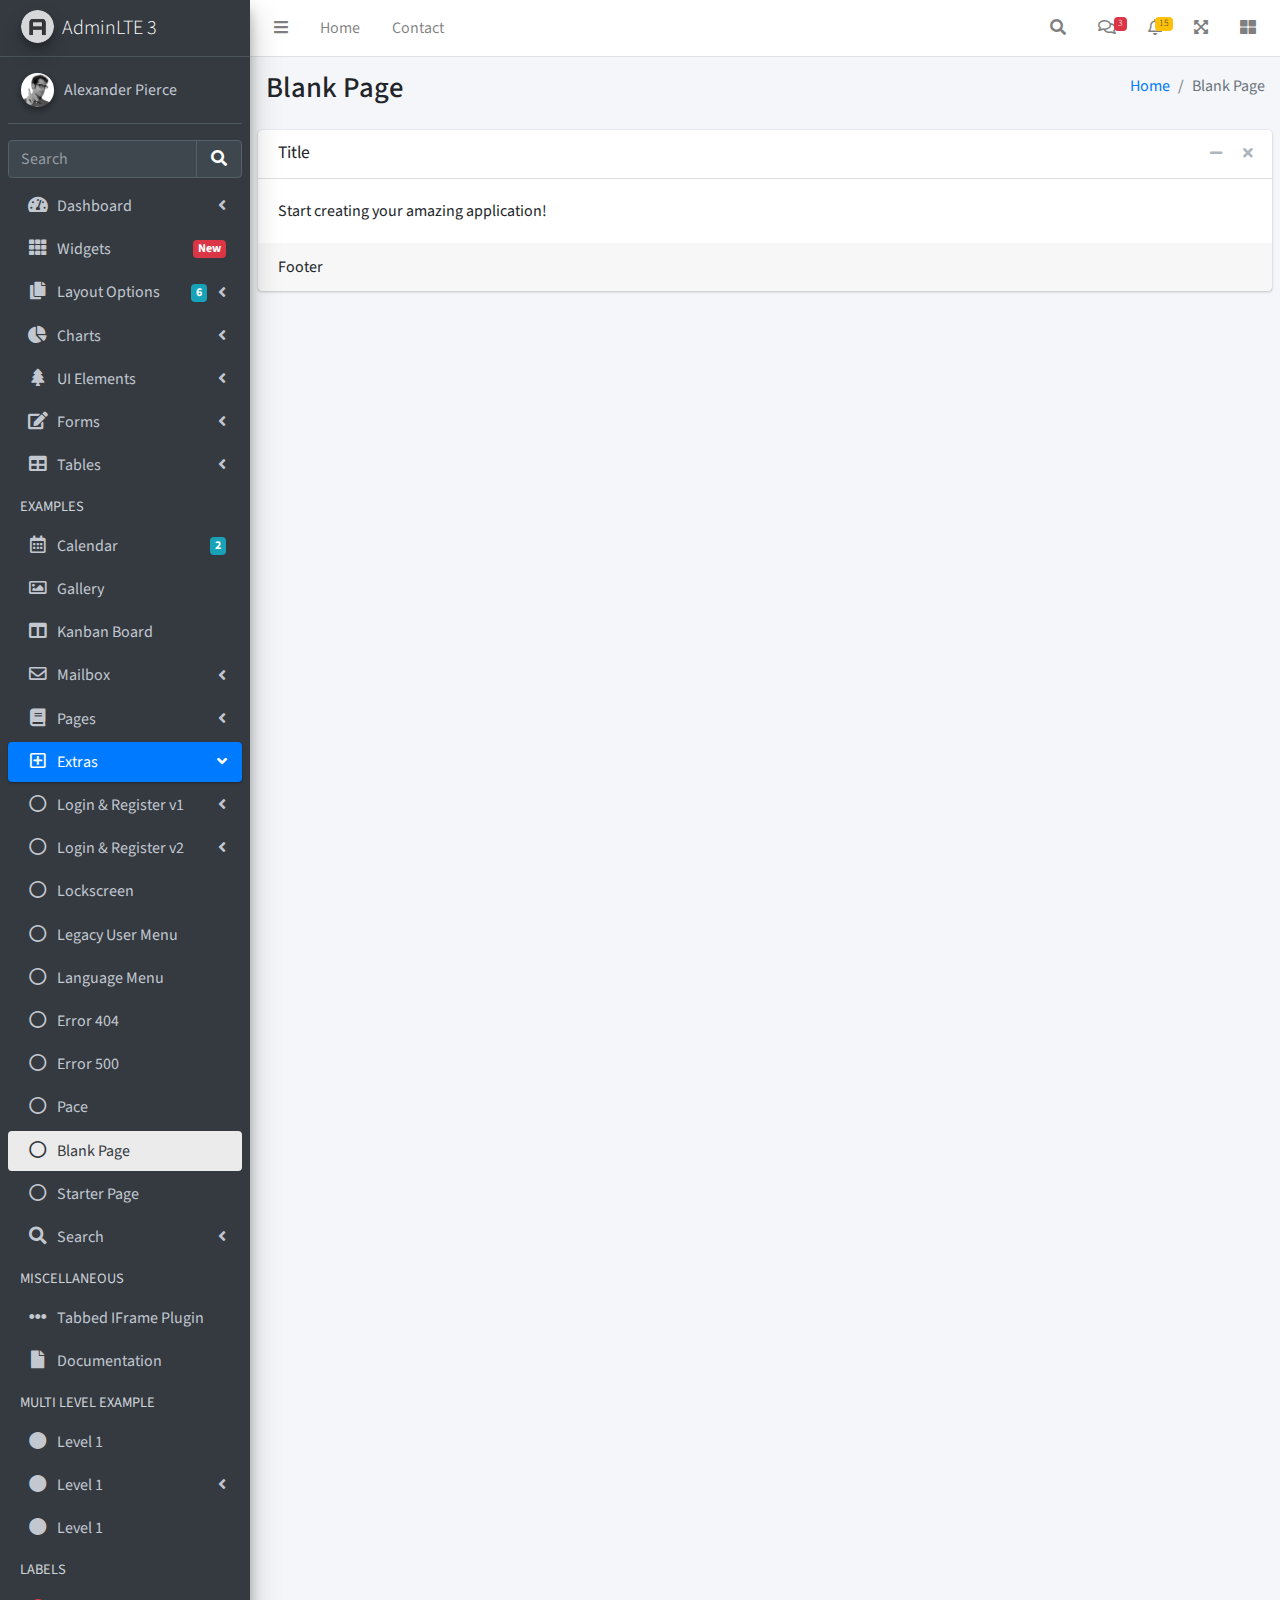
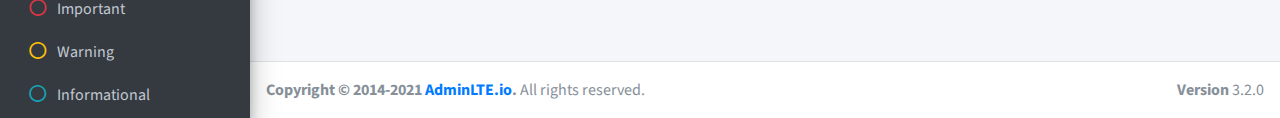
<file: adminlta/pages/examples/blank.html>
<!DOCTYPE html>
<html lang="en">
<head>
  <meta charset="utf-8">
  <meta name="viewport" content="width=device-width, initial-scale=1">
  <title>AdminLTE 3 | Blank Page</title>

  <!-- Google Font: Source Sans Pro -->
  <link rel="stylesheet" href="https://fonts.googleapis.com/css?family=Source+Sans+Pro:300,400,400i,700&display=fallback">
  <!-- Font Awesome -->
  <link rel="stylesheet" href="../../plugins/fontawesome-free/css/all.min.css">
  <!-- Theme style -->
  <link rel="stylesheet" href="../../dist/css/adminlte.min.css">
</head>
<body class="hold-transition sidebar-mini">
<!-- Site wrapper -->
<div class="wrapper">
  <!-- Navbar -->
  <nav class="main-header navbar navbar-expand navbar-white navbar-light">
    <!-- Left navbar links -->
    <ul class="navbar-nav">
      <li class="nav-item">
        <a class="nav-link" data-widget="pushmenu" href="#" role="button"><i class="fas fa-bars"></i></a>
      </li>
      <li class="nav-item d-none d-sm-inline-block">
        <a href="../../index3.html" class="nav-link">Home</a>
      </li>
      <li class="nav-item d-none d-sm-inline-block">
        <a href="#" class="nav-link">Contact</a>
      </li>
    </ul>

    <!-- Right navbar links -->
    <ul class="navbar-nav ml-auto">
      <!-- Navbar Search -->
      <li class="nav-item">
        <a class="nav-link" data-widget="navbar-search" href="#" role="button">
          <i class="fas fa-search"></i>
        </a>
        <div class="navbar-search-block">
          <form class="form-inline">
            <div class="input-group input-group-sm">
              <input class="form-control form-control-navbar" type="search" placeholder="Search" aria-label="Search">
              <div class="input-group-append">
                <button class="btn btn-navbar" type="submit">
                  <i class="fas fa-search"></i>
                </button>
                <button class="btn btn-navbar" type="button" data-widget="navbar-search">
                  <i class="fas fa-times"></i>
                </button>
              </div>
            </div>
          </form>
        </div>
      </li>

      <!-- Messages Dropdown Menu -->
      <li class="nav-item dropdown">
        <a class="nav-link" data-toggle="dropdown" href="#">
          <i class="far fa-comments"></i>
          <span class="badge badge-danger navbar-badge">3</span>
        </a>
        <div class="dropdown-menu dropdown-menu-lg dropdown-menu-right">
          <a href="#" class="dropdown-item">
            <!-- Message Start -->
            <div class="media">
              <img src="../../dist/img/user1-128x128.jpg" alt="User Avatar" class="img-size-50 mr-3 img-circle">
              <div class="media-body">
                <h3 class="dropdown-item-title">
                  Brad Diesel
                  <span class="float-right text-sm text-danger"><i class="fas fa-star"></i></span>
                </h3>
                <p class="text-sm">Call me whenever you can...</p>
                <p class="text-sm text-muted"><i class="far fa-clock mr-1"></i> 4 Hours Ago</p>
              </div>
            </div>
            <!-- Message End -->
          </a>
          <div class="dropdown-divider"></div>
          <a href="#" class="dropdown-item">
            <!-- Message Start -->
            <div class="media">
              <img src="../../dist/img/user8-128x128.jpg" alt="User Avatar" class="img-size-50 img-circle mr-3">
              <div class="media-body">
                <h3 class="dropdown-item-title">
                  John Pierce
                  <span class="float-right text-sm text-muted"><i class="fas fa-star"></i></span>
                </h3>
                <p class="text-sm">I got your message bro</p>
                <p class="text-sm text-muted"><i class="far fa-clock mr-1"></i> 4 Hours Ago</p>
              </div>
            </div>
            <!-- Message End -->
          </a>
          <div class="dropdown-divider"></div>
          <a href="#" class="dropdown-item">
            <!-- Message Start -->
            <div class="media">
              <img src="../../dist/img/user3-128x128.jpg" alt="User Avatar" class="img-size-50 img-circle mr-3">
              <div class="media-body">
                <h3 class="dropdown-item-title">
                  Nora Silvester
                  <span class="float-right text-sm text-warning"><i class="fas fa-star"></i></span>
                </h3>
                <p class="text-sm">The subject goes here</p>
                <p class="text-sm text-muted"><i class="far fa-clock mr-1"></i> 4 Hours Ago</p>
              </div>
            </div>
            <!-- Message End -->
          </a>
          <div class="dropdown-divider"></div>
          <a href="#" class="dropdown-item dropdown-footer">See All Messages</a>
        </div>
      </li>
      <!-- Notifications Dropdown Menu -->
      <li class="nav-item dropdown">
        <a class="nav-link" data-toggle="dropdown" href="#">
          <i class="far fa-bell"></i>
          <span class="badge badge-warning navbar-badge">15</span>
        </a>
        <div class="dropdown-menu dropdown-menu-lg dropdown-menu-right">
          <span class="dropdown-item dropdown-header">15 Notifications</span>
          <div class="dropdown-divider"></div>
          <a href="#" class="dropdown-item">
            <i class="fas fa-envelope mr-2"></i> 4 new messages
            <span class="float-right text-muted text-sm">3 mins</span>
          </a>
          <div class="dropdown-divider"></div>
          <a href="#" class="dropdown-item">
            <i class="fas fa-users mr-2"></i> 8 friend requests
            <span class="float-right text-muted text-sm">12 hours</span>
          </a>
          <div class="dropdown-divider"></div>
          <a href="#" class="dropdown-item">
            <i class="fas fa-file mr-2"></i> 3 new reports
            <span class="float-right text-muted text-sm">2 days</span>
          </a>
          <div class="dropdown-divider"></div>
          <a href="#" class="dropdown-item dropdown-footer">See All Notifications</a>
        </div>
      </li>
      <li class="nav-item">
        <a class="nav-link" data-widget="fullscreen" href="#" role="button">
          <i class="fas fa-expand-arrows-alt"></i>
        </a>
      </li>
      <li class="nav-item">
        <a class="nav-link" data-widget="control-sidebar" data-slide="true" href="#" role="button">
          <i class="fas fa-th-large"></i>
        </a>
      </li>
    </ul>
  </nav>
  <!-- /.navbar -->

  <!-- Main Sidebar Container -->
  <aside class="main-sidebar sidebar-dark-primary elevation-4">
    <!-- Brand Logo -->
    <a href="../../index3.html" class="brand-link">
      <img src="../../dist/img/AdminLTELogo.png" alt="AdminLTE Logo" class="brand-image img-circle elevation-3" style="opacity: .8">
      <span class="brand-text font-weight-light">AdminLTE 3</span>
    </a>

    <!-- Sidebar -->
    <div class="sidebar">
      <!-- Sidebar user (optional) -->
      <div class="user-panel mt-3 pb-3 mb-3 d-flex">
        <div class="image">
          <img src="../../dist/img/user2-160x160.jpg" class="img-circle elevation-2" alt="User Image">
        </div>
        <div class="info">
          <a href="#" class="d-block">Alexander Pierce</a>
        </div>
      </div>

      <!-- SidebarSearch Form -->
      <div class="form-inline">
        <div class="input-group" data-widget="sidebar-search">
          <input class="form-control form-control-sidebar" type="search" placeholder="Search" aria-label="Search">
          <div class="input-group-append">
            <button class="btn btn-sidebar">
              <i class="fas fa-search fa-fw"></i>
            </button>
          </div>
        </div>
      </div>

      <!-- Sidebar Menu -->
      <nav class="mt-2">
        <ul class="nav nav-pills nav-sidebar flex-column" data-widget="treeview" role="menu" data-accordion="false">
          <!-- Add icons to the links using the .nav-icon class
               with font-awesome or any other icon font library -->
          <li class="nav-item">
            <a href="#" class="nav-link">
              <i class="nav-icon fas fa-tachometer-alt"></i>
              <p>
                Dashboard
                <i class="right fas fa-angle-left"></i>
              </p>
            </a>
            <ul class="nav nav-treeview">
              <li class="nav-item">
                <a href="../../index.html" class="nav-link">
                  <i class="far fa-circle nav-icon"></i>
                  <p>Dashboard v1</p>
                </a>
              </li>
              <li class="nav-item">
                <a href="../../index2.html" class="nav-link">
                  <i class="far fa-circle nav-icon"></i>
                  <p>Dashboard v2</p>
                </a>
              </li>
              <li class="nav-item">
                <a href="../../index3.html" class="nav-link">
                  <i class="far fa-circle nav-icon"></i>
                  <p>Dashboard v3</p>
                </a>
              </li>
            </ul>
          </li>
          <li class="nav-item">
            <a href="../widgets.html" class="nav-link">
              <i class="nav-icon fas fa-th"></i>
              <p>
                Widgets
                <span class="right badge badge-danger">New</span>
              </p>
            </a>
          </li>
          <li class="nav-item">
            <a href="#" class="nav-link">
              <i class="nav-icon fas fa-copy"></i>
              <p>
                Layout Options
                <i class="fas fa-angle-left right"></i>
                <span class="badge badge-info right">6</span>
              </p>
            </a>
            <ul class="nav nav-treeview">
              <li class="nav-item">
                <a href="../layout/top-nav.html" class="nav-link">
                  <i class="far fa-circle nav-icon"></i>
                  <p>Top Navigation</p>
                </a>
              </li>
              <li class="nav-item">
                <a href="../layout/top-nav-sidebar.html" class="nav-link">
                  <i class="far fa-circle nav-icon"></i>
                  <p>Top Navigation + Sidebar</p>
                </a>
              </li>
              <li class="nav-item">
                <a href="../layout/boxed.html" class="nav-link">
                  <i class="far fa-circle nav-icon"></i>
                  <p>Boxed</p>
                </a>
              </li>
              <li class="nav-item">
                <a href="../layout/fixed-sidebar.html" class="nav-link">
                  <i class="far fa-circle nav-icon"></i>
                  <p>Fixed Sidebar</p>
                </a>
              </li>
              <li class="nav-item">
                <a href="../layout/fixed-sidebar-custom.html" class="nav-link">
                  <i class="far fa-circle nav-icon"></i>
                  <p>Fixed Sidebar <small>+ Custom Area</small></p>
                </a>
              </li>
              <li class="nav-item">
                <a href="../layout/fixed-topnav.html" class="nav-link">
                  <i class="far fa-circle nav-icon"></i>
                  <p>Fixed Navbar</p>
                </a>
              </li>
              <li class="nav-item">
                <a href="../layout/fixed-footer.html" class="nav-link">
                  <i class="far fa-circle nav-icon"></i>
                  <p>Fixed Footer</p>
                </a>
              </li>
              <li class="nav-item">
                <a href="../layout/collapsed-sidebar.html" class="nav-link">
                  <i class="far fa-circle nav-icon"></i>
                  <p>Collapsed Sidebar</p>
                </a>
              </li>
            </ul>
          </li>
          <li class="nav-item">
            <a href="#" class="nav-link">
              <i class="nav-icon fas fa-chart-pie"></i>
              <p>
                Charts
                <i class="right fas fa-angle-left"></i>
              </p>
            </a>
            <ul class="nav nav-treeview">
              <li class="nav-item">
                <a href="../charts/chartjs.html" class="nav-link">
                  <i class="far fa-circle nav-icon"></i>
                  <p>ChartJS</p>
                </a>
              </li>
              <li class="nav-item">
                <a href="../charts/flot.html" class="nav-link">
                  <i class="far fa-circle nav-icon"></i>
                  <p>Flot</p>
                </a>
              </li>
              <li class="nav-item">
                <a href="../charts/inline.html" class="nav-link">
                  <i class="far fa-circle nav-icon"></i>
                  <p>Inline</p>
                </a>
              </li>
              <li class="nav-item">
                <a href="../charts/uplot.html" class="nav-link">
                  <i class="far fa-circle nav-icon"></i>
                  <p>uPlot</p>
                </a>
              </li>
            </ul>
          </li>
          <li class="nav-item">
            <a href="#" class="nav-link">
              <i class="nav-icon fas fa-tree"></i>
              <p>
                UI Elements
                <i class="fas fa-angle-left right"></i>
              </p>
            </a>
            <ul class="nav nav-treeview">
              <li class="nav-item">
                <a href="../UI/general.html" class="nav-link">
                  <i class="far fa-circle nav-icon"></i>
                  <p>General</p>
                </a>
              </li>
              <li class="nav-item">
                <a href="../UI/icons.html" class="nav-link">
                  <i class="far fa-circle nav-icon"></i>
                  <p>Icons</p>
                </a>
              </li>
              <li class="nav-item">
                <a href="../UI/buttons.html" class="nav-link">
                  <i class="far fa-circle nav-icon"></i>
                  <p>Buttons</p>
                </a>
              </li>
              <li class="nav-item">
                <a href="../UI/sliders.html" class="nav-link">
                  <i class="far fa-circle nav-icon"></i>
                  <p>Sliders</p>
                </a>
              </li>
              <li class="nav-item">
                <a href="../UI/modals.html" class="nav-link">
                  <i class="far fa-circle nav-icon"></i>
                  <p>Modals & Alerts</p>
                </a>
              </li>
              <li class="nav-item">
                <a href="../UI/navbar.html" class="nav-link">
                  <i class="far fa-circle nav-icon"></i>
                  <p>Navbar & Tabs</p>
                </a>
              </li>
              <li class="nav-item">
                <a href="../UI/timeline.html" class="nav-link">
                  <i class="far fa-circle nav-icon"></i>
                  <p>Timeline</p>
                </a>
              </li>
              <li class="nav-item">
                <a href="../UI/ribbons.html" class="nav-link">
                  <i class="far fa-circle nav-icon"></i>
                  <p>Ribbons</p>
                </a>
              </li>
            </ul>
          </li>
          <li class="nav-item">
            <a href="#" class="nav-link">
              <i class="nav-icon fas fa-edit"></i>
              <p>
                Forms
                <i class="fas fa-angle-left right"></i>
              </p>
            </a>
            <ul class="nav nav-treeview">
              <li class="nav-item">
                <a href="../forms/general.html" class="nav-link">
                  <i class="far fa-circle nav-icon"></i>
                  <p>General Elements</p>
                </a>
              </li>
              <li class="nav-item">
                <a href="../forms/advanced.html" class="nav-link">
                  <i class="far fa-circle nav-icon"></i>
                  <p>Advanced Elements</p>
                </a>
              </li>
              <li class="nav-item">
                <a href="../forms/editors.html" class="nav-link">
                  <i class="far fa-circle nav-icon"></i>
                  <p>Editors</p>
                </a>
              </li>
              <li class="nav-item">
                <a href="../forms/validation.html" class="nav-link">
                  <i class="far fa-circle nav-icon"></i>
                  <p>Validation</p>
                </a>
              </li>
            </ul>
          </li>
          <li class="nav-item">
            <a href="#" class="nav-link">
              <i class="nav-icon fas fa-table"></i>
              <p>
                Tables
                <i class="fas fa-angle-left right"></i>
              </p>
            </a>
            <ul class="nav nav-treeview">
              <li class="nav-item">
                <a href="../tables/simple.html" class="nav-link">
                  <i class="far fa-circle nav-icon"></i>
                  <p>Simple Tables</p>
                </a>
              </li>
              <li class="nav-item">
                <a href="../tables/data.html" class="nav-link">
                  <i class="far fa-circle nav-icon"></i>
                  <p>DataTables</p>
                </a>
              </li>
              <li class="nav-item">
                <a href="../tables/jsgrid.html" class="nav-link">
                  <i class="far fa-circle nav-icon"></i>
                  <p>jsGrid</p>
                </a>
              </li>
            </ul>
          </li>
          <li class="nav-header">EXAMPLES</li>
          <li class="nav-item">
            <a href="../calendar.html" class="nav-link">
              <i class="nav-icon far fa-calendar-alt"></i>
              <p>
                Calendar
                <span class="badge badge-info right">2</span>
              </p>
            </a>
          </li>
          <li class="nav-item">
            <a href="../gallery.html" class="nav-link">
              <i class="nav-icon far fa-image"></i>
              <p>
                Gallery
              </p>
            </a>
          </li>
          <li class="nav-item">
            <a href="../kanban.html" class="nav-link">
              <i class="nav-icon fas fa-columns"></i>
              <p>
                Kanban Board
              </p>
            </a>
          </li>
          <li class="nav-item">
            <a href="#" class="nav-link">
              <i class="nav-icon far fa-envelope"></i>
              <p>
                Mailbox
                <i class="fas fa-angle-left right"></i>
              </p>
            </a>
            <ul class="nav nav-treeview">
              <li class="nav-item">
                <a href="../mailbox/mailbox.html" class="nav-link">
                  <i class="far fa-circle nav-icon"></i>
                  <p>Inbox</p>
                </a>
              </li>
              <li class="nav-item">
                <a href="../mailbox/compose.html" class="nav-link">
                  <i class="far fa-circle nav-icon"></i>
                  <p>Compose</p>
                </a>
              </li>
              <li class="nav-item">
                <a href="../mailbox/read-mail.html" class="nav-link">
                  <i class="far fa-circle nav-icon"></i>
                  <p>Read</p>
                </a>
              </li>
            </ul>
          </li>
          <li class="nav-item">
            <a href="#" class="nav-link">
              <i class="nav-icon fas fa-book"></i>
              <p>
                Pages
                <i class="fas fa-angle-left right"></i>
              </p>
            </a>
            <ul class="nav nav-treeview">
              <li class="nav-item">
                <a href="../examples/invoice.html" class="nav-link">
                  <i class="far fa-circle nav-icon"></i>
                  <p>Invoice</p>
                </a>
              </li>
              <li class="nav-item">
                <a href="../examples/profile.html" class="nav-link">
                  <i class="far fa-circle nav-icon"></i>
                  <p>Profile</p>
                </a>
              </li>
              <li class="nav-item">
                <a href="../examples/e-commerce.html" class="nav-link">
                  <i class="far fa-circle nav-icon"></i>
                  <p>E-commerce</p>
                </a>
              </li>
              <li class="nav-item">
                <a href="../examples/projects.html" class="nav-link">
                  <i class="far fa-circle nav-icon"></i>
                  <p>Projects</p>
                </a>
              </li>
              <li class="nav-item">
                <a href="../examples/project-add.html" class="nav-link">
                  <i class="far fa-circle nav-icon"></i>
                  <p>Project Add</p>
                </a>
              </li>
              <li class="nav-item">
                <a href="../examples/project-edit.html" class="nav-link">
                  <i class="far fa-circle nav-icon"></i>
                  <p>Project Edit</p>
                </a>
              </li>
              <li class="nav-item">
                <a href="../examples/project-detail.html" class="nav-link">
                  <i class="far fa-circle nav-icon"></i>
                  <p>Project Detail</p>
                </a>
              </li>
              <li class="nav-item">
                <a href="../examples/contacts.html" class="nav-link">
                  <i class="far fa-circle nav-icon"></i>
                  <p>Contacts</p>
                </a>
              </li>
              <li class="nav-item">
                <a href="../examples/faq.html" class="nav-link">
                  <i class="far fa-circle nav-icon"></i>
                  <p>FAQ</p>
                </a>
              </li>
              <li class="nav-item">
                <a href="../examples/contact-us.html" class="nav-link">
                  <i class="far fa-circle nav-icon"></i>
                  <p>Contact us</p>
                </a>
              </li>
            </ul>
          </li>
          <li class="nav-item menu-open">
            <a href="#" class="nav-link active">
              <i class="nav-icon far fa-plus-square"></i>
              <p>
                Extras
                <i class="fas fa-angle-left right"></i>
              </p>
            </a>
            <ul class="nav nav-treeview">
              <li class="nav-item">
                <a href="#" class="nav-link">
                  <i class="far fa-circle nav-icon"></i>
                  <p>
                    Login & Register v1
                    <i class="fas fa-angle-left right"></i>
                  </p>
                </a>
                <ul class="nav nav-treeview">
                  <li class="nav-item">
                    <a href="../examples/login.html" class="nav-link">
                      <i class="far fa-circle nav-icon"></i>
                      <p>Login v1</p>
                    </a>
                  </li>
                  <li class="nav-item">
                    <a href="../examples/register.html" class="nav-link">
                      <i class="far fa-circle nav-icon"></i>
                      <p>Register v1</p>
                    </a>
                  </li>
                  <li class="nav-item">
                    <a href="../examples/forgot-password.html" class="nav-link">
                      <i class="far fa-circle nav-icon"></i>
                      <p>Forgot Password v1</p>
                    </a>
                  </li>
                  <li class="nav-item">
                    <a href="../examples/recover-password.html" class="nav-link">
                      <i class="far fa-circle nav-icon"></i>
                      <p>Recover Password v1</p>
                    </a>
                  </li>
                </ul>
              </li>
              <li class="nav-item">
                <a href="#" class="nav-link">
                  <i class="far fa-circle nav-icon"></i>
                  <p>
                    Login & Register v2
                    <i class="fas fa-angle-left right"></i>
                  </p>
                </a>
                <ul class="nav nav-treeview">
                  <li class="nav-item">
                    <a href="../examples/login-v2.html" class="nav-link">
                      <i class="far fa-circle nav-icon"></i>
                      <p>Login v2</p>
                    </a>
                  </li>
                  <li class="nav-item">
                    <a href="../examples/register-v2.html" class="nav-link">
                      <i class="far fa-circle nav-icon"></i>
                      <p>Register v2</p>
                    </a>
                  </li>
                  <li class="nav-item">
                    <a href="../examples/forgot-password-v2.html" class="nav-link">
                      <i class="far fa-circle nav-icon"></i>
                      <p>Forgot Password v2</p>
                    </a>
                  </li>
                  <li class="nav-item">
                    <a href="../examples/recover-password-v2.html" class="nav-link">
                      <i class="far fa-circle nav-icon"></i>
                      <p>Recover Password v2</p>
                    </a>
                  </li>
                </ul>
              </li>
              <li class="nav-item">
                <a href="../examples/lockscreen.html" class="nav-link">
                  <i class="far fa-circle nav-icon"></i>
                  <p>Lockscreen</p>
                </a>
              </li>
              <li class="nav-item">
                <a href="../examples/legacy-user-menu.html" class="nav-link">
                  <i class="far fa-circle nav-icon"></i>
                  <p>Legacy User Menu</p>
                </a>
              </li>
              <li class="nav-item">
                <a href="../examples/language-menu.html" class="nav-link">
                  <i class="far fa-circle nav-icon"></i>
                  <p>Language Menu</p>
                </a>
              </li>
              <li class="nav-item">
                <a href="../examples/404.html" class="nav-link">
                  <i class="far fa-circle nav-icon"></i>
                  <p>Error 404</p>
                </a>
              </li>
              <li class="nav-item">
                <a href="../examples/500.html" class="nav-link">
                  <i class="far fa-circle nav-icon"></i>
                  <p>Error 500</p>
                </a>
              </li>
              <li class="nav-item">
                <a href="../examples/pace.html" class="nav-link">
                  <i class="far fa-circle nav-icon"></i>
                  <p>Pace</p>
                </a>
              </li>
              <li class="nav-item">
                <a href="../examples/blank.html" class="nav-link active">
                  <i class="far fa-circle nav-icon"></i>
                  <p>Blank Page</p>
                </a>
              </li>
              <li class="nav-item">
                <a href="../../starter.html" class="nav-link">
                  <i class="far fa-circle nav-icon"></i>
                  <p>Starter Page</p>
                </a>
              </li>
            </ul>
          </li>
          <li class="nav-item">
            <a href="#" class="nav-link">
              <i class="nav-icon fas fa-search"></i>
              <p>
                Search
                <i class="fas fa-angle-left right"></i>
              </p>
            </a>
            <ul class="nav nav-treeview">
              <li class="nav-item">
                <a href="../search/simple.html" class="nav-link">
                  <i class="far fa-circle nav-icon"></i>
                  <p>Simple Search</p>
                </a>
              </li>
              <li class="nav-item">
                <a href="../search/enhanced.html" class="nav-link">
                  <i class="far fa-circle nav-icon"></i>
                  <p>Enhanced</p>
                </a>
              </li>
            </ul>
          </li>
          <li class="nav-header">MISCELLANEOUS</li>
          <li class="nav-item">
            <a href="../../iframe.html" class="nav-link">
              <i class="nav-icon fas fa-ellipsis-h"></i>
              <p>Tabbed IFrame Plugin</p>
            </a>
          </li>
          <li class="nav-item">
            <a href="https://adminlte.io/docs/3.1/" class="nav-link">
              <i class="nav-icon fas fa-file"></i>
              <p>Documentation</p>
            </a>
          </li>
          <li class="nav-header">MULTI LEVEL EXAMPLE</li>
          <li class="nav-item">
            <a href="#" class="nav-link">
              <i class="fas fa-circle nav-icon"></i>
              <p>Level 1</p>
            </a>
          </li>
          <li class="nav-item">
            <a href="#" class="nav-link">
              <i class="nav-icon fas fa-circle"></i>
              <p>
                Level 1
                <i class="right fas fa-angle-left"></i>
              </p>
            </a>
            <ul class="nav nav-treeview">
              <li class="nav-item">
                <a href="#" class="nav-link">
                  <i class="far fa-circle nav-icon"></i>
                  <p>Level 2</p>
                </a>
              </li>
              <li class="nav-item">
                <a href="#" class="nav-link">
                  <i class="far fa-circle nav-icon"></i>
                  <p>
                    Level 2
                    <i class="right fas fa-angle-left"></i>
                  </p>
                </a>
                <ul class="nav nav-treeview">
                  <li class="nav-item">
                    <a href="#" class="nav-link">
                      <i class="far fa-dot-circle nav-icon"></i>
                      <p>Level 3</p>
                    </a>
                  </li>
                  <li class="nav-item">
                    <a href="#" class="nav-link">
                      <i class="far fa-dot-circle nav-icon"></i>
                      <p>Level 3</p>
                    </a>
                  </li>
                  <li class="nav-item">
                    <a href="#" class="nav-link">
                      <i class="far fa-dot-circle nav-icon"></i>
                      <p>Level 3</p>
                    </a>
                  </li>
                </ul>
              </li>
              <li class="nav-item">
                <a href="#" class="nav-link">
                  <i class="far fa-circle nav-icon"></i>
                  <p>Level 2</p>
                </a>
              </li>
            </ul>
          </li>
          <li class="nav-item">
            <a href="#" class="nav-link">
              <i class="fas fa-circle nav-icon"></i>
              <p>Level 1</p>
            </a>
          </li>
          <li class="nav-header">LABELS</li>
          <li class="nav-item">
            <a href="#" class="nav-link">
              <i class="nav-icon far fa-circle text-danger"></i>
              <p class="text">Important</p>
            </a>
          </li>
          <li class="nav-item">
            <a href="#" class="nav-link">
              <i class="nav-icon far fa-circle text-warning"></i>
              <p>Warning</p>
            </a>
          </li>
          <li class="nav-item">
            <a href="#" class="nav-link">
              <i class="nav-icon far fa-circle text-info"></i>
              <p>Informational</p>
            </a>
          </li>
        </ul>
      </nav>
      <!-- /.sidebar-menu -->
    </div>
    <!-- /.sidebar -->
  </aside>

  <!-- Content Wrapper. Contains page content -->
  <div class="content-wrapper">
    <!-- Content Header (Page header) -->
    <section class="content-header">
      <div class="container-fluid">
        <div class="row mb-2">
          <div class="col-sm-6">
            <h1>Blank Page</h1>
          </div>
          <div class="col-sm-6">
            <ol class="breadcrumb float-sm-right">
              <li class="breadcrumb-item"><a href="#">Home</a></li>
              <li class="breadcrumb-item active">Blank Page</li>
            </ol>
          </div>
        </div>
      </div><!-- /.container-fluid -->
    </section>

    <!-- Main content -->
    <section class="content">

      <!-- Default box -->
      <div class="card">
        <div class="card-header">
          <h3 class="card-title">Title</h3>

          <div class="card-tools">
            <button type="button" class="btn btn-tool" data-card-widget="collapse" title="Collapse">
              <i class="fas fa-minus"></i>
            </button>
            <button type="button" class="btn btn-tool" data-card-widget="remove" title="Remove">
              <i class="fas fa-times"></i>
            </button>
          </div>
        </div>
        <div class="card-body">
          Start creating your amazing application!
        </div>
        <!-- /.card-body -->
        <div class="card-footer">
          Footer
        </div>
        <!-- /.card-footer-->
      </div>
      <!-- /.card -->

    </section>
    <!-- /.content -->
  </div>
  <!-- /.content-wrapper -->

  <footer class="main-footer">
    <div class="float-right d-none d-sm-block">
      <b>Version</b> 3.2.0
    </div>
    <strong>Copyright &copy; 2014-2021 <a href="https://adminlte.io">AdminLTE.io</a>.</strong> All rights reserved.
  </footer>

  <!-- Control Sidebar -->
  <aside class="control-sidebar control-sidebar-dark">
    <!-- Control sidebar content goes here -->
  </aside>
  <!-- /.control-sidebar -->
</div>
<!-- ./wrapper -->

<!-- jQuery -->
<script src="../../plugins/jquery/jquery.min.js"></script>
<!-- Bootstrap 4 -->
<script src="../../plugins/bootstrap/js/bootstrap.bundle.min.js"></script>
<!-- AdminLTE App -->
<script src="../../dist/js/adminlte.min.js"></script>
<!-- AdminLTE for demo purposes -->
<script src="../../dist/js/demo.js"></script>
</body>
</html>
</file>
<file: adminlta/plugins/fullcalendar/main.css>
/* classes attached to <body> */
/* TODO: make fc-event selector work when calender in shadow DOM */
.fc-not-allowed,
.fc-not-allowed .fc-event { /* override events' custom cursors */
  cursor: not-allowed;
}

/* TODO: not attached to body. attached to specific els. move */
.fc-unselectable {
  -webkit-user-select: none;
     -moz-user-select: none;
      -ms-user-select: none;
          user-select: none;
  -webkit-touch-callout: none;
  -webkit-tap-highlight-color: rgba(0, 0, 0, 0);
}
.fc {
  /* layout of immediate children */
  display: flex;
  flex-direction: column;

  font-size: 1em
}
.fc,
  .fc *,
  .fc *:before,
  .fc *:after {
    box-sizing: border-box;
  }
.fc table {
    border-collapse: collapse;
    border-spacing: 0;
    font-size: 1em; /* normalize cross-browser */
  }
.fc th {
    text-align: center;
  }
.fc th,
  .fc td {
    vertical-align: top;
    padding: 0;
  }
.fc a[data-navlink] {
    cursor: pointer;
  }
.fc a[data-navlink]:hover {
    text-decoration: underline;
  }
.fc-direction-ltr {
  direction: ltr;
  text-align: left;
}
.fc-direction-rtl {
  direction: rtl;
  text-align: right;
}
.fc-theme-standard td,
  .fc-theme-standard th {
    border: 1px solid #ddd;
    border: 1px solid var(--fc-border-color, #ddd);
  }
/* for FF, which doesn't expand a 100% div within a table cell. use absolute positioning */
/* inner-wrappers are responsible for being absolute */
/* TODO: best place for this? */
.fc-liquid-hack td,
  .fc-liquid-hack th {
    position: relative;
  }

@font-face {
  font-family: 'fcicons';
  src: url("[data-uri]") format('truetype');
  font-weight: normal;
  font-style: normal;
}

.fc-icon {
  /* added for fc */
  display: inline-block;
  width: 1em;
  height: 1em;
  text-align: center;
  -webkit-user-select: none;
     -moz-user-select: none;
      -ms-user-select: none;
          user-select: none;

  /* use !important to prevent issues with browser extensions that change fonts */
  font-family: 'fcicons' !important;
  speak: none;
  font-style: normal;
  font-weight: normal;
  font-variant: normal;
  text-transform: none;
  line-height: 1;

  /* Better Font Rendering =========== */
  -webkit-font-smoothing: antialiased;
  -moz-osx-font-smoothing: grayscale;
}

.fc-icon-chevron-left:before {
  content: "\e900";
}

.fc-icon-chevron-right:before {
  content: "\e901";
}

.fc-icon-chevrons-left:before {
  content: "\e902";
}

.fc-icon-chevrons-right:before {
  content: "\e903";
}

.fc-icon-minus-square:before {
  content: "\e904";
}

.fc-icon-plus-square:before {
  content: "\e905";
}

.fc-icon-x:before {
  content: "\e906";
}
/*
Lots taken from Flatly (MIT): https://bootswatch.com/4/flatly/bootstrap.css

These styles only apply when the standard-theme is activated.
When it's NOT activated, the fc-button classes won't even be in the DOM.
*/
.fc {

  /* reset */

}
.fc .fc-button {
    border-radius: 0;
    overflow: visible;
    text-transform: none;
    margin: 0;
    font-family: inherit;
    font-size: inherit;
    line-height: inherit;
  }
.fc .fc-button:focus {
    outline: 1px dotted;
    outline: 5px auto -webkit-focus-ring-color;
  }
.fc .fc-button {
    -webkit-appearance: button;
  }
.fc .fc-button:not(:disabled) {
    cursor: pointer;
  }
.fc .fc-button::-moz-focus-inner {
    padding: 0;
    border-style: none;
  }
.fc {

  /* theme */

}
.fc .fc-button {
    display: inline-block;
    font-weight: 400;
    text-align: center;
    vertical-align: middle;
    -webkit-user-select: none;
       -moz-user-select: none;
        -ms-user-select: none;
            user-select: none;
    background-color: transparent;
    border: 1px solid transparent;
    padding: 0.4em 0.65em;
    font-size: 1em;
    line-height: 1.5;
    border-radius: 0.25em;
  }
.fc .fc-button:hover {
    text-decoration: none;
  }
.fc .fc-button:focus {
    outline: 0;
    box-shadow: 0 0 0 0.2rem rgba(44, 62, 80, 0.25);
  }
.fc .fc-button:disabled {
    opacity: 0.65;
  }
.fc {

  /* "primary" coloring */

}
.fc .fc-button-primary {
    color: #fff;
    color: var(--fc-button-text-color, #fff);
    background-color: #2C3E50;
    background-color: var(--fc-button-bg-color, #2C3E50);
    border-color: #2C3E50;
    border-color: var(--fc-button-border-color, #2C3E50);
  }
.fc .fc-button-primary:hover {
    color: #fff;
    color: var(--fc-button-text-color, #fff);
    background-color: #1e2b37;
    background-color: var(--fc-button-hover-bg-color, #1e2b37);
    border-color: #1a252f;
    border-color: var(--fc-button-hover-border-color, #1a252f);
  }
.fc .fc-button-primary:disabled { /* not DRY */
    color: #fff;
    color: var(--fc-button-text-color, #fff);
    background-color: #2C3E50;
    background-color: var(--fc-button-bg-color, #2C3E50);
    border-color: #2C3E50;
    border-color: var(--fc-button-border-color, #2C3E50); /* overrides :hover */
  }
.fc .fc-button-primary:focus {
    box-shadow: 0 0 0 0.2rem rgba(76, 91, 106, 0.5);
  }
.fc .fc-button-primary:not(:disabled):active,
  .fc .fc-button-primary:not(:disabled).fc-button-active {
    color: #fff;
    color: var(--fc-button-text-color, #fff);
    background-color: #1a252f;
    background-color: var(--fc-button-active-bg-color, #1a252f);
    border-color: #151e27;
    border-color: var(--fc-button-active-border-color, #151e27);
  }
.fc .fc-button-primary:not(:disabled):active:focus,
  .fc .fc-button-primary:not(:disabled).fc-button-active:focus {
    box-shadow: 0 0 0 0.2rem rgba(76, 91, 106, 0.5);
  }
.fc {

  /* icons within buttons */

}
.fc .fc-button .fc-icon {
    vertical-align: middle;
    font-size: 1.5em; /* bump up the size (but don't make it bigger than line-height of button, which is 1.5em also) */
  }
.fc .fc-button-group {
    position: relative;
    display: inline-flex;
    vertical-align: middle;
  }
.fc .fc-button-group > .fc-button {
    position: relative;
    flex: 1 1 auto;
  }
.fc .fc-button-group > .fc-button:hover {
    z-index: 1;
  }
.fc .fc-button-group > .fc-button:focus,
  .fc .fc-button-group > .fc-button:active,
  .fc .fc-button-group > .fc-button.fc-button-active {
    z-index: 1;
  }
.fc-direction-ltr .fc-button-group > .fc-button:not(:first-child) {
    margin-left: -1px;
    border-top-left-radius: 0;
    border-bottom-left-radius: 0;
  }
.fc-direction-ltr .fc-button-group > .fc-button:not(:last-child) {
    border-top-right-radius: 0;
    border-bottom-right-radius: 0;
  }
.fc-direction-rtl .fc-button-group > .fc-button:not(:first-child) {
    margin-right: -1px;
    border-top-right-radius: 0;
    border-bottom-right-radius: 0;
  }
.fc-direction-rtl .fc-button-group > .fc-button:not(:last-child) {
    border-top-left-radius: 0;
    border-bottom-left-radius: 0;
  }
.fc .fc-toolbar {
    display: flex;
    justify-content: space-between;
    align-items: center;
  }
.fc .fc-toolbar.fc-header-toolbar {
    margin-bottom: 1.5em;
  }
.fc .fc-toolbar.fc-footer-toolbar {
    margin-top: 1.5em;
  }
.fc .fc-toolbar-title {
    font-size: 1.75em;
    margin: 0;
  }
.fc-direction-ltr .fc-toolbar > * > :not(:first-child) {
    margin-left: .75em; /* space between */
  }
.fc-direction-rtl .fc-toolbar > * > :not(:first-child) {
    margin-right: .75em; /* space between */
  }
.fc-direction-rtl .fc-toolbar-ltr { /* when the toolbar-chunk positioning system is explicitly left-to-right */
    flex-direction: row-reverse;
  }
.fc .fc-scroller {
    -webkit-overflow-scrolling: touch;
    position: relative; /* for abs-positioned elements within */
  }
.fc .fc-scroller-liquid {
    height: 100%;
  }
.fc .fc-scroller-liquid-absolute {
    position: absolute;
    top: 0;
    right: 0;
    left: 0;
    bottom: 0;
  }
.fc .fc-scroller-harness {
    position: relative;
    overflow: hidden;
    direction: ltr;
      /* hack for chrome computing the scroller's right/left wrong for rtl. undone below... */
      /* TODO: demonstrate in codepen */
  }
.fc .fc-scroller-harness-liquid {
    height: 100%;
  }
.fc-direction-rtl .fc-scroller-harness > .fc-scroller { /* undo above hack */
    direction: rtl;
  }
.fc-theme-standard .fc-scrollgrid {
    border: 1px solid #ddd;
    border: 1px solid var(--fc-border-color, #ddd); /* bootstrap does this. match */
  }
.fc .fc-scrollgrid,
    .fc .fc-scrollgrid table { /* all tables (self included) */
      width: 100%; /* because tables don't normally do this */
      table-layout: fixed;
    }
.fc .fc-scrollgrid table { /* inner tables */
      border-top-style: hidden;
      border-left-style: hidden;
      border-right-style: hidden;
    }
.fc .fc-scrollgrid {

    border-collapse: separate;
    border-right-width: 0;
    border-bottom-width: 0;

  }
.fc .fc-scrollgrid-liquid {
    height: 100%;
  }
.fc .fc-scrollgrid-section { /* a <tr> */
    height: 1px /* better than 0, for firefox */

  }
.fc .fc-scrollgrid-section > td {
      height: 1px; /* needs a height so inner div within grow. better than 0, for firefox */
    }
.fc .fc-scrollgrid-section table {
      height: 1px;
        /* for most browsers, if a height isn't set on the table, can't do liquid-height within cells */
        /* serves as a min-height. harmless */
    }
.fc .fc-scrollgrid-section-liquid > td {
      height: 100%; /* better than `auto`, for firefox */
    }
.fc .fc-scrollgrid-section > * {
    border-top-width: 0;
    border-left-width: 0;
  }
.fc .fc-scrollgrid-section-header > *,
  .fc .fc-scrollgrid-section-footer > * {
    border-bottom-width: 0;
  }
.fc .fc-scrollgrid-section-body table,
  .fc .fc-scrollgrid-section-footer table {
    border-bottom-style: hidden; /* head keeps its bottom border tho */
  }
.fc {

  /* stickiness */

}
.fc .fc-scrollgrid-section-sticky > * {
    background: #fff;
    background: var(--fc-page-bg-color, #fff);
    position: sticky;
    z-index: 3; /* TODO: var */
    /* TODO: box-shadow when sticking */
  }
.fc .fc-scrollgrid-section-header.fc-scrollgrid-section-sticky > * {
    top: 0; /* because border-sharing causes a gap at the top */
      /* TODO: give safari -1. has bug */
  }
.fc .fc-scrollgrid-section-footer.fc-scrollgrid-section-sticky > * {
    bottom: 0; /* known bug: bottom-stickiness doesn't work in safari */
  }
.fc .fc-scrollgrid-sticky-shim { /* for horizontal scrollbar */
    height: 1px; /* needs height to create scrollbars */
    margin-bottom: -1px;
  }
.fc-sticky { /* no .fc wrap because used as child of body */
  position: sticky;
}
.fc .fc-view-harness {
    flex-grow: 1; /* because this harness is WITHIN the .fc's flexbox */
    position: relative;
  }
.fc {

  /* when the harness controls the height, make the view liquid */

}
.fc .fc-view-harness-active > .fc-view {
    position: absolute;
    top: 0;
    right: 0;
    bottom: 0;
    left: 0;
  }
.fc .fc-col-header-cell-cushion {
    display: inline-block; /* x-browser for when sticky (when multi-tier header) */
    padding: 2px 4px;
  }
.fc .fc-bg-event,
  .fc .fc-non-business,
  .fc .fc-highlight {
    /* will always have a harness with position:relative/absolute, so absolutely expand */
    position: absolute;
    top: 0;
    left: 0;
    right: 0;
    bottom: 0;
  }
.fc .fc-non-business {
    background: rgba(215, 215, 215, 0.3);
    background: var(--fc-non-business-color, rgba(215, 215, 215, 0.3));
  }
.fc .fc-bg-event {
    background: rgb(143, 223, 130);
    background: var(--fc-bg-event-color, rgb(143, 223, 130));
    opacity: 0.3;
    opacity: var(--fc-bg-event-opacity, 0.3)
  }
.fc .fc-bg-event .fc-event-title {
      margin: .5em;
      font-size: .85em;
      font-size: var(--fc-small-font-size, .85em);
      font-style: italic;
    }
.fc .fc-highlight {
    background: rgba(188, 232, 241, 0.3);
    background: var(--fc-highlight-color, rgba(188, 232, 241, 0.3));
  }
.fc .fc-cell-shaded,
  .fc .fc-day-disabled {
    background: rgba(208, 208, 208, 0.3);
    background: var(--fc-neutral-bg-color, rgba(208, 208, 208, 0.3));
  }
/* link resets */
/* ---------------------------------------------------------------------------------------------------- */
a.fc-event,
a.fc-event:hover {
  text-decoration: none;
}
/* cursor */
.fc-event[href],
.fc-event.fc-event-draggable {
  cursor: pointer;
}
/* event text content */
/* ---------------------------------------------------------------------------------------------------- */
.fc-event .fc-event-main {
    position: relative;
    z-index: 2;
  }
/* dragging */
/* ---------------------------------------------------------------------------------------------------- */
.fc-event-dragging:not(.fc-event-selected) { /* MOUSE */
    opacity: 0.75;
  }
.fc-event-dragging.fc-event-selected { /* TOUCH */
    box-shadow: 0 2px 7px rgba(0, 0, 0, 0.3);
  }
/* resizing */
/* ---------------------------------------------------------------------------------------------------- */
/* (subclasses should hone positioning for touch and non-touch) */
.fc-event .fc-event-resizer {
    display: none;
    position: absolute;
    z-index: 4;
  }
.fc-event:hover, /* MOUSE */
.fc-event-selected { /* TOUCH */

}
.fc-event:hover .fc-event-resizer, .fc-event-selected .fc-event-resizer {
    display: block;
  }
.fc-event-selected .fc-event-resizer {
    border-radius: 4px;
    border-radius: calc(var(--fc-event-resizer-dot-total-width, 8px) / 2);
    border-width: 1px;
    border-width: var(--fc-event-resizer-dot-border-width, 1px);
    width: 8px;
    width: var(--fc-event-resizer-dot-total-width, 8px);
    height: 8px;
    height: var(--fc-event-resizer-dot-total-width, 8px);
    border-style: solid;
    border-color: inherit;
    background: #fff;
    background: var(--fc-page-bg-color, #fff)

    /* expand hit area */

  }
.fc-event-selected .fc-event-resizer:before {
      content: '';
      position: absolute;
      top: -20px;
      left: -20px;
      right: -20px;
      bottom: -20px;
    }
/* selecting (always TOUCH) */
/* OR, focused by tab-index */
/* (TODO: maybe not the best focus-styling for .fc-daygrid-dot-event) */
/* ---------------------------------------------------------------------------------------------------- */
.fc-event-selected,
.fc-event:focus {
  box-shadow: 0 2px 5px rgba(0, 0, 0, 0.2)

  /* expand hit area (subclasses should expand) */

}
.fc-event-selected:before, .fc-event:focus:before {
    content: "";
    position: absolute;
    z-index: 3;
    top: 0;
    left: 0;
    right: 0;
    bottom: 0;
  }
.fc-event-selected,
.fc-event:focus {

  /* dimmer effect */

}
.fc-event-selected:after, .fc-event:focus:after {
    content: "";
    background: rgba(0, 0, 0, 0.25);
    background: var(--fc-event-selected-overlay-color, rgba(0, 0, 0, 0.25));
    position: absolute;
    z-index: 1;

    /* assume there's a border on all sides. overcome it. */
    /* sometimes there's NOT a border, in which case the dimmer will go over */
    /* an adjacent border, which looks fine. */
    top: -1px;
    left: -1px;
    right: -1px;
    bottom: -1px;
  }
/*
A HORIZONTAL event
*/
.fc-h-event { /* allowed to be top-level */
  display: block;
  border: 1px solid #3788d8;
  border: 1px solid var(--fc-event-border-color, #3788d8);
  background-color: #3788d8;
  background-color: var(--fc-event-bg-color, #3788d8)

}
.fc-h-event .fc-event-main {
    color: #fff;
    color: var(--fc-event-text-color, #fff);
  }
.fc-h-event .fc-event-main-frame {
    display: flex; /* for make fc-event-title-container expand */
  }
.fc-h-event .fc-event-time {
    max-width: 100%; /* clip overflow on this element */
    overflow: hidden;
  }
.fc-h-event .fc-event-title-container { /* serves as a container for the sticky cushion */
    flex-grow: 1;
    flex-shrink: 1;
    min-width: 0; /* important for allowing to shrink all the way */
  }
.fc-h-event .fc-event-title {
    display: inline-block; /* need this to be sticky cross-browser */
    vertical-align: top; /* for not messing up line-height */
    left: 0;  /* for sticky */
    right: 0; /* for sticky */
    max-width: 100%; /* clip overflow on this element */
    overflow: hidden;
  }
.fc-h-event.fc-event-selected:before {
    /* expand hit area */
    top: -10px;
    bottom: -10px;
  }
/* adjust border and border-radius (if there is any) for non-start/end */
.fc-direction-ltr .fc-daygrid-block-event:not(.fc-event-start),
.fc-direction-rtl .fc-daygrid-block-event:not(.fc-event-end) {
  border-top-left-radius: 0;
  border-bottom-left-radius: 0;
  border-left-width: 0;
}
.fc-direction-ltr .fc-daygrid-block-event:not(.fc-event-end),
.fc-direction-rtl .fc-daygrid-block-event:not(.fc-event-start) {
  border-top-right-radius: 0;
  border-bottom-right-radius: 0;
  border-right-width: 0;
}
/* resizers */
.fc-h-event:not(.fc-event-selected) .fc-event-resizer {
  top: 0;
  bottom: 0;
  width: 8px;
  width: var(--fc-event-resizer-thickness, 8px);
}
.fc-direction-ltr .fc-h-event:not(.fc-event-selected) .fc-event-resizer-start,
.fc-direction-rtl .fc-h-event:not(.fc-event-selected) .fc-event-resizer-end {
  cursor: w-resize;
  left: -4px;
  left: calc(-0.5 * var(--fc-event-resizer-thickness, 8px));
}
.fc-direction-ltr .fc-h-event:not(.fc-event-selected) .fc-event-resizer-end,
.fc-direction-rtl .fc-h-event:not(.fc-event-selected) .fc-event-resizer-start {
  cursor: e-resize;
  right: -4px;
  right: calc(-0.5 * var(--fc-event-resizer-thickness, 8px));
}
/* resizers for TOUCH */
.fc-h-event.fc-event-selected .fc-event-resizer {
  top: 50%;
  margin-top: -4px;
  margin-top: calc(-0.5 * var(--fc-event-resizer-dot-total-width, 8px));
}
.fc-direction-ltr .fc-h-event.fc-event-selected .fc-event-resizer-start,
.fc-direction-rtl .fc-h-event.fc-event-selected .fc-event-resizer-end {
  left: -4px;
  left: calc(-0.5 * var(--fc-event-resizer-dot-total-width, 8px));
}
.fc-direction-ltr .fc-h-event.fc-event-selected .fc-event-resizer-end,
.fc-direction-rtl .fc-h-event.fc-event-selected .fc-event-resizer-start {
  right: -4px;
  right: calc(-0.5 * var(--fc-event-resizer-dot-total-width, 8px));
}
.fc .fc-popover {
    position: absolute;
    z-index: 9999;
    box-shadow: 0 2px 6px rgba(0,0,0,.15);
  }
.fc .fc-popover-header {
    display: flex;
    flex-direction: row;
    justify-content: space-between;
    align-items: center;
    padding: 3px 4px;
  }
.fc .fc-popover-title {
    margin: 0 2px;
  }
.fc .fc-popover-close {
    cursor: pointer;
    opacity: 0.65;
    font-size: 1.1em;
  }
.fc-theme-standard .fc-popover {
    border: 1px solid #ddd;
    border: 1px solid var(--fc-border-color, #ddd);
    background: #fff;
    background: var(--fc-page-bg-color, #fff);
  }
.fc-theme-standard .fc-popover-header {
    background: rgba(208, 208, 208, 0.3);
    background: var(--fc-neutral-bg-color, rgba(208, 208, 208, 0.3));
  }


:root {
  --fc-daygrid-event-dot-width: 8px;
}
/* help things clear margins of inner content */
.fc-daygrid-day-frame,
.fc-daygrid-day-events,
.fc-daygrid-event-harness { /* for event top/bottom margins */
}
.fc-daygrid-day-frame:before, .fc-daygrid-day-events:before, .fc-daygrid-event-harness:before {
  content: "";
  clear: both;
  display: table; }
.fc-daygrid-day-frame:after, .fc-daygrid-day-events:after, .fc-daygrid-event-harness:after {
  content: "";
  clear: both;
  display: table; }
.fc .fc-daygrid-body { /* a <div> that wraps the table */
    position: relative;
    z-index: 1; /* container inner z-index's because <tr>s can't do it */
  }
.fc .fc-daygrid-day.fc-day-today {
      background-color: rgba(255, 220, 40, 0.15);
      background-color: var(--fc-today-bg-color, rgba(255, 220, 40, 0.15));
    }
.fc .fc-daygrid-day-frame {
    position: relative;
    min-height: 100%; /* seems to work better than `height` because sets height after rows/cells naturally do it */
  }
.fc {

  /* cell top */

}
.fc .fc-daygrid-day-top {
    display: flex;
    flex-direction: row-reverse;
  }
.fc .fc-day-other .fc-daygrid-day-top {
    opacity: 0.3;
  }
.fc {

  /* day number (within cell top) */

}
.fc .fc-daygrid-day-number {
    position: relative;
    z-index: 4;
    padding: 4px;
  }
.fc {

  /* event container */

}
.fc .fc-daygrid-day-events {
    margin-top: 1px; /* needs to be margin, not padding, so that available cell height can be computed */
  }
.fc {

  /* positioning for balanced vs natural */

}
.fc .fc-daygrid-body-balanced .fc-daygrid-day-events {
      position: absolute;
      left: 0;
      right: 0;
    }
.fc .fc-daygrid-body-unbalanced .fc-daygrid-day-events {
      position: relative; /* for containing abs positioned event harnesses */
      min-height: 2em; /* in addition to being a min-height during natural height, equalizes the heights a little bit */
    }
.fc .fc-daygrid-body-natural { /* can coexist with -unbalanced */
  }
.fc .fc-daygrid-body-natural .fc-daygrid-day-events {
      margin-bottom: 1em;
    }
.fc {

  /* event harness */

}
.fc .fc-daygrid-event-harness {
    position: relative;
  }
.fc .fc-daygrid-event-harness-abs {
    position: absolute;
    top: 0; /* fallback coords for when cannot yet be computed */
    left: 0; /* */
    right: 0; /* */
  }
.fc .fc-daygrid-bg-harness {
    position: absolute;
    top: 0;
    bottom: 0;
  }
.fc {

  /* bg content */

}
.fc .fc-daygrid-day-bg .fc-non-business { z-index: 1 }
.fc .fc-daygrid-day-bg .fc-bg-event { z-index: 2 }
.fc .fc-daygrid-day-bg .fc-highlight { z-index: 3 }
.fc {

  /* events */

}
.fc .fc-daygrid-event {
    z-index: 6;
    margin-top: 1px;
  }
.fc .fc-daygrid-event.fc-event-mirror {
    z-index: 7;
  }
.fc {

  /* cell bottom (within day-events) */

}
.fc .fc-daygrid-day-bottom {
    font-size: .85em;
    padding: 2px 3px 0
  }
.fc .fc-daygrid-day-bottom:before {
  content: "";
  clear: both;
  display: table; }
.fc .fc-daygrid-more-link {
    position: relative;
    z-index: 4;
    cursor: pointer;
  }
.fc {

  /* week number (within frame) */

}
.fc .fc-daygrid-week-number {
    position: absolute;
    z-index: 5;
    top: 0;
    padding: 2px;
    min-width: 1.5em;
    text-align: center;
    background-color: rgba(208, 208, 208, 0.3);
    background-color: var(--fc-neutral-bg-color, rgba(208, 208, 208, 0.3));
    color: #808080;
    color: var(--fc-neutral-text-color, #808080);
  }
.fc {

  /* popover */

}
.fc .fc-more-popover .fc-popover-body {
    min-width: 220px;
    padding: 10px;
  }
.fc-direction-ltr .fc-daygrid-event.fc-event-start,
.fc-direction-rtl .fc-daygrid-event.fc-event-end {
  margin-left: 2px;
}
.fc-direction-ltr .fc-daygrid-event.fc-event-end,
.fc-direction-rtl .fc-daygrid-event.fc-event-start {
  margin-right: 2px;
}
.fc-direction-ltr .fc-daygrid-week-number {
    left: 0;
    border-radius: 0 0 3px 0;
  }
.fc-direction-rtl .fc-daygrid-week-number {
    right: 0;
    border-radius: 0 0 0 3px;
  }
.fc-liquid-hack .fc-daygrid-day-frame {
    position: static; /* will cause inner absolute stuff to expand to <td> */
  }
.fc-daygrid-event { /* make root-level, because will be dragged-and-dropped outside of a component root */
  position: relative; /* for z-indexes assigned later */
  white-space: nowrap;
  border-radius: 3px; /* dot event needs this to when selected */
  font-size: .85em;
  font-size: var(--fc-small-font-size, .85em);
}
/* --- the rectangle ("block") style of event --- */
.fc-daygrid-block-event .fc-event-time {
    font-weight: bold;
  }
.fc-daygrid-block-event .fc-event-time,
  .fc-daygrid-block-event .fc-event-title {
    padding: 1px;
  }
/* --- the dot style of event --- */
.fc-daygrid-dot-event {
  display: flex;
  align-items: center;
  padding: 2px 0

}
.fc-daygrid-dot-event .fc-event-title {
    flex-grow: 1;
    flex-shrink: 1;
    min-width: 0; /* important for allowing to shrink all the way */
    overflow: hidden;
    font-weight: bold;
  }
.fc-daygrid-dot-event:hover,
  .fc-daygrid-dot-event.fc-event-mirror {
    background: rgba(0, 0, 0, 0.1);
  }
.fc-daygrid-dot-event.fc-event-selected:before {
    /* expand hit area */
    top: -10px;
    bottom: -10px;
  }
.fc-daygrid-event-dot { /* the actual dot */
  margin: 0 4px;
  box-sizing: content-box;
  width: 0;
  height: 0;
  border: 4px solid #3788d8;
  border: calc(var(--fc-daygrid-event-dot-width, 8px) / 2) solid var(--fc-event-border-color, #3788d8);
  border-radius: 4px;
  border-radius: calc(var(--fc-daygrid-event-dot-width, 8px) / 2);
}
/* --- spacing between time and title --- */
.fc-direction-ltr .fc-daygrid-event .fc-event-time {
    margin-right: 3px;
  }
.fc-direction-rtl .fc-daygrid-event .fc-event-time {
    margin-left: 3px;
  }


/*
A VERTICAL event
*/

.fc-v-event { /* allowed to be top-level */
  display: block;
  border: 1px solid #3788d8;
  border: 1px solid var(--fc-event-border-color, #3788d8);
  background-color: #3788d8;
  background-color: var(--fc-event-bg-color, #3788d8)

}

.fc-v-event .fc-event-main {
    color: #fff;
    color: var(--fc-event-text-color, #fff);
    height: 100%;
  }

.fc-v-event .fc-event-main-frame {
    height: 100%;
    display: flex;
    flex-direction: column;
  }

.fc-v-event .fc-event-time {
    flex-grow: 0;
    flex-shrink: 0;
    max-height: 100%;
    overflow: hidden;
  }

.fc-v-event .fc-event-title-container { /* a container for the sticky cushion */
    flex-grow: 1;
    flex-shrink: 1;
    min-height: 0; /* important for allowing to shrink all the way */
  }

.fc-v-event .fc-event-title { /* will have fc-sticky on it */
    top: 0;
    bottom: 0;
    max-height: 100%; /* clip overflow */
    overflow: hidden;
  }

.fc-v-event:not(.fc-event-start) {
    border-top-width: 0;
    border-top-left-radius: 0;
    border-top-right-radius: 0;
  }

.fc-v-event:not(.fc-event-end) {
    border-bottom-width: 0;
    border-bottom-left-radius: 0;
    border-bottom-right-radius: 0;
  }

.fc-v-event.fc-event-selected:before {
    /* expand hit area */
    left: -10px;
    right: -10px;
  }

.fc-v-event {

  /* resizer (mouse AND touch) */

}

.fc-v-event .fc-event-resizer-start {
    cursor: n-resize;
  }

.fc-v-event .fc-event-resizer-end {
    cursor: s-resize;
  }

.fc-v-event {

  /* resizer for MOUSE */

}

.fc-v-event:not(.fc-event-selected) .fc-event-resizer {
      height: 8px;
      height: var(--fc-event-resizer-thickness, 8px);
      left: 0;
      right: 0;
    }

.fc-v-event:not(.fc-event-selected) .fc-event-resizer-start {
      top: -4px;
      top: calc(var(--fc-event-resizer-thickness, 8px) / -2);
    }

.fc-v-event:not(.fc-event-selected) .fc-event-resizer-end {
      bottom: -4px;
      bottom: calc(var(--fc-event-resizer-thickness, 8px) / -2);
    }

.fc-v-event {

  /* resizer for TOUCH (when event is "selected") */

}

.fc-v-event.fc-event-selected .fc-event-resizer {
      left: 50%;
      margin-left: -4px;
      margin-left: calc(var(--fc-event-resizer-dot-total-width, 8px) / -2);
    }

.fc-v-event.fc-event-selected .fc-event-resizer-start {
      top: -4px;
      top: calc(var(--fc-event-resizer-dot-total-width, 8px) / -2);
    }

.fc-v-event.fc-event-selected .fc-event-resizer-end {
      bottom: -4px;
      bottom: calc(var(--fc-event-resizer-dot-total-width, 8px) / -2);
    }
.fc .fc-timegrid .fc-daygrid-body { /* the all-day daygrid within the timegrid view */
    z-index: 2; /* put above the timegrid-body so that more-popover is above everything. TODO: better solution */
  }
.fc .fc-timegrid-divider {
    padding: 0 0 2px; /* browsers get confused when you set height. use padding instead */
  }
.fc .fc-timegrid-body {
    position: relative;
    z-index: 1; /* scope the z-indexes of slots and cols */
    min-height: 100%; /* fill height always, even when slat table doesn't grow */
  }
.fc .fc-timegrid-axis-chunk { /* for advanced ScrollGrid */
    position: relative /* offset parent for now-indicator-container */

  }
.fc .fc-timegrid-axis-chunk > table {
      position: relative;
      z-index: 1; /* above the now-indicator-container */
    }
.fc .fc-timegrid-slots {
    position: relative;
    z-index: 1;
  }
.fc .fc-timegrid-slot { /* a <td> */
    height: 1.5em;
    border-bottom: 0 /* each cell owns its top border */
  }
.fc .fc-timegrid-slot:empty:before {
      content: '\00a0'; /* make sure there's at least an empty space to create height for height syncing */
    }
.fc .fc-timegrid-slot-minor {
    border-top-style: dotted;
  }
.fc .fc-timegrid-slot-label-cushion {
    display: inline-block;
    white-space: nowrap;
  }
.fc .fc-timegrid-slot-label {
    vertical-align: middle; /* vertical align the slots */
  }
.fc {


  /* slots AND axis cells (top-left corner of view including the "all-day" text) */

}
.fc .fc-timegrid-axis-cushion,
  .fc .fc-timegrid-slot-label-cushion {
    padding: 0 4px;
  }
.fc {


  /* axis cells (top-left corner of view including the "all-day" text) */
  /* vertical align is more complicated, uses flexbox */

}
.fc .fc-timegrid-axis-frame-liquid {
    height: 100%; /* will need liquid-hack in FF */
  }
.fc .fc-timegrid-axis-frame {
    overflow: hidden;
    display: flex;
    align-items: center; /* vertical align */
    justify-content: flex-end; /* horizontal align. matches text-align below */
  }
.fc .fc-timegrid-axis-cushion {
    max-width: 60px; /* limits the width of the "all-day" text */
    flex-shrink: 0; /* allows text to expand how it normally would, regardless of constrained width */
  }
.fc-direction-ltr .fc-timegrid-slot-label-frame {
    text-align: right;
  }
.fc-direction-rtl .fc-timegrid-slot-label-frame {
    text-align: left;
  }
.fc-liquid-hack .fc-timegrid-axis-frame-liquid {
  height: auto;
  position: absolute;
  top: 0;
  right: 0;
  bottom: 0;
  left: 0;
  }
.fc .fc-timegrid-col.fc-day-today {
      background-color: rgba(255, 220, 40, 0.15);
      background-color: var(--fc-today-bg-color, rgba(255, 220, 40, 0.15));
    }
.fc .fc-timegrid-col-frame {
    min-height: 100%; /* liquid-hack is below */
    position: relative;
  }
.fc-media-screen.fc-liquid-hack .fc-timegrid-col-frame {
  height: auto;
  position: absolute;
  top: 0;
  right: 0;
  bottom: 0;
  left: 0;
    }
.fc-media-screen .fc-timegrid-cols {
    position: absolute; /* no z-index. children will decide and go above slots */
    top: 0;
    left: 0;
    right: 0;
    bottom: 0
  }
.fc-media-screen .fc-timegrid-cols > table {
      height: 100%;
    }
.fc-media-screen .fc-timegrid-col-bg,
  .fc-media-screen .fc-timegrid-col-events,
  .fc-media-screen .fc-timegrid-now-indicator-container {
    position: absolute;
    top: 0;
    left: 0;
    right: 0;
  }
.fc {

  /* bg */

}
.fc .fc-timegrid-col-bg {
    z-index: 2; /* TODO: kill */
  }
.fc .fc-timegrid-col-bg .fc-non-business { z-index: 1 }
.fc .fc-timegrid-col-bg .fc-bg-event { z-index: 2 }
.fc .fc-timegrid-col-bg .fc-highlight { z-index: 3 }
.fc .fc-timegrid-bg-harness {
    position: absolute; /* top/bottom will be set by JS */
    left: 0;
    right: 0;
  }
.fc {

  /* fg events */
  /* (the mirror segs are put into a separate container with same classname, */
  /* and they must be after the normal seg container to appear at a higher z-index) */

}
.fc .fc-timegrid-col-events {
    z-index: 3;
    /* child event segs have z-indexes that are scoped within this div */
  }
.fc {

  /* now indicator */

}
.fc .fc-timegrid-now-indicator-container {
    bottom: 0;
    overflow: hidden; /* don't let overflow of lines/arrows cause unnecessary scrolling */
    /* z-index is set on the individual elements */
  }
.fc-direction-ltr .fc-timegrid-col-events {
    margin: 0 2.5% 0 2px;
  }
.fc-direction-rtl .fc-timegrid-col-events {
    margin: 0 2px 0 2.5%;
  }
.fc-timegrid-event-harness {
  position: absolute /* top/left/right/bottom will all be set by JS */
}
.fc-timegrid-event-harness > .fc-timegrid-event {
    position: absolute; /* absolute WITHIN the harness */
    top: 0; /* for when not yet positioned */
    bottom: 0; /* " */
    left: 0;
    right: 0;
  }
.fc-timegrid-event-harness-inset .fc-timegrid-event,
.fc-timegrid-event.fc-event-mirror,
.fc-timegrid-more-link {
  box-shadow: 0px 0px 0px 1px #fff;
  box-shadow: 0px 0px 0px 1px var(--fc-page-bg-color, #fff);
}
.fc-timegrid-event,
.fc-timegrid-more-link { /* events need to be root */
  font-size: .85em;
  font-size: var(--fc-small-font-size, .85em);
  border-radius: 3px;
}
.fc-timegrid-event { /* events need to be root */
  margin-bottom: 1px /* give some space from bottom */
}
.fc-timegrid-event .fc-event-main {
    padding: 1px 1px 0;
  }
.fc-timegrid-event .fc-event-time {
    white-space: nowrap;
    font-size: .85em;
    font-size: var(--fc-small-font-size, .85em);
    margin-bottom: 1px;
  }
.fc-timegrid-event-short .fc-event-main-frame {
    flex-direction: row;
    overflow: hidden;
  }
.fc-timegrid-event-short .fc-event-time:after {
    content: '\00a0-\00a0'; /* dash surrounded by non-breaking spaces */
  }
.fc-timegrid-event-short .fc-event-title {
    font-size: .85em;
    font-size: var(--fc-small-font-size, .85em)
  }
.fc-timegrid-more-link { /* does NOT inherit from fc-timegrid-event */
  position: absolute;
  z-index: 9999; /* hack */
  color: inherit;
  color: var(--fc-more-link-text-color, inherit);
  background: #d0d0d0;
  background: var(--fc-more-link-bg-color, #d0d0d0);
  cursor: pointer;
  margin-bottom: 1px; /* match space below fc-timegrid-event */
}
.fc-timegrid-more-link-inner { /* has fc-sticky */
  padding: 3px 2px;
  top: 0;
}
.fc-direction-ltr .fc-timegrid-more-link {
    right: 0;
  }
.fc-direction-rtl .fc-timegrid-more-link {
    left: 0;
  }
.fc {

  /* line */

}
.fc .fc-timegrid-now-indicator-line {
    position: absolute;
    z-index: 4;
    left: 0;
    right: 0;
    border-style: solid;
    border-color: red;
    border-color: var(--fc-now-indicator-color, red);
    border-width: 1px 0 0;
  }
.fc {

  /* arrow */

}
.fc .fc-timegrid-now-indicator-arrow {
    position: absolute;
    z-index: 4;
    margin-top: -5px; /* vertically center on top coordinate */
    border-style: solid;
    border-color: red;
    border-color: var(--fc-now-indicator-color, red);
  }
.fc-direction-ltr .fc-timegrid-now-indicator-arrow {
    left: 0;

    /* triangle pointing right. TODO: mixin */
    border-width: 5px 0 5px 6px;
    border-top-color: transparent;
    border-bottom-color: transparent;
  }
.fc-direction-rtl .fc-timegrid-now-indicator-arrow {
    right: 0;

    /* triangle pointing left. TODO: mixin */
    border-width: 5px 6px 5px 0;
    border-top-color: transparent;
    border-bottom-color: transparent;
  }


:root {
  --fc-list-event-dot-width: 10px;
  --fc-list-event-hover-bg-color: #f5f5f5;
}
.fc-theme-standard .fc-list {
    border: 1px solid #ddd;
    border: 1px solid var(--fc-border-color, #ddd);
  }
.fc {

  /* message when no events */

}
.fc .fc-list-empty {
    background-color: rgba(208, 208, 208, 0.3);
    background-color: var(--fc-neutral-bg-color, rgba(208, 208, 208, 0.3));
    height: 100%;
    display: flex;
    justify-content: center;
    align-items: center; /* vertically aligns fc-list-empty-inner */
  }
.fc .fc-list-empty-cushion {
    margin: 5em 0;
  }
.fc {

  /* table within the scroller */
  /* ---------------------------------------------------------------------------------------------------- */

}
.fc .fc-list-table {
    width: 100%;
    border-style: hidden; /* kill outer border on theme */
  }
.fc .fc-list-table tr > * {
    border-left: 0;
    border-right: 0;
  }
.fc .fc-list-sticky .fc-list-day > * { /* the cells */
      position: sticky;
      top: 0;
      background: #fff;
      background: var(--fc-page-bg-color, #fff); /* for when headers are styled to be transparent and sticky */
    }
.fc {

  /* only exists for aria reasons, hide for non-screen-readers */

}
.fc .fc-list-table thead {
    position: absolute;
    left: -10000px;
  }
.fc {

  /* the table's border-style:hidden gets confused by hidden thead. force-hide top border of first cell */

}
.fc .fc-list-table tbody > tr:first-child th {
    border-top: 0;
  }
.fc .fc-list-table th {
    padding: 0; /* uses an inner-wrapper instead... */
  }
.fc .fc-list-table td,
  .fc .fc-list-day-cushion {
    padding: 8px 14px;
  }
.fc {


  /* date heading rows */
  /* ---------------------------------------------------------------------------------------------------- */

}
.fc .fc-list-day-cushion:after {
  content: "";
  clear: both;
  display: table; /* clear floating */
    }
.fc-theme-standard .fc-list-day-cushion {
    background-color: rgba(208, 208, 208, 0.3);
    background-color: var(--fc-neutral-bg-color, rgba(208, 208, 208, 0.3));
  }
.fc-direction-ltr .fc-list-day-text,
.fc-direction-rtl .fc-list-day-side-text {
  float: left;
}
.fc-direction-ltr .fc-list-day-side-text,
.fc-direction-rtl .fc-list-day-text {
  float: right;
}
/* make the dot closer to the event title */
.fc-direction-ltr .fc-list-table .fc-list-event-graphic { padding-right: 0 }
.fc-direction-rtl .fc-list-table .fc-list-event-graphic { padding-left: 0 }
.fc .fc-list-event.fc-event-forced-url {
    cursor: pointer; /* whole row will seem clickable */
  }
.fc .fc-list-event:hover td {
    background-color: #f5f5f5;
    background-color: var(--fc-list-event-hover-bg-color, #f5f5f5);
  }
.fc {

  /* shrink certain cols */

}
.fc .fc-list-event-graphic,
  .fc .fc-list-event-time {
    white-space: nowrap;
    width: 1px;
  }
.fc .fc-list-event-dot {
    display: inline-block;
    box-sizing: content-box;
    width: 0;
    height: 0;
    border: 5px solid #3788d8;
    border: calc(var(--fc-list-event-dot-width, 10px) / 2) solid var(--fc-event-border-color, #3788d8);
    border-radius: 5px;
    border-radius: calc(var(--fc-list-event-dot-width, 10px) / 2);
  }
.fc {

  /* reset <a> styling */

}
.fc .fc-list-event-title a {
    color: inherit;
    text-decoration: none;
  }
.fc {

  /* underline link when hovering over any part of row */

}
.fc .fc-list-event.fc-event-forced-url:hover a {
    text-decoration: underline;
  }



  .fc-theme-bootstrap a:not([href]) {
    color: inherit; /* natural color for navlinks */
  }
</file>
<file: adminlta/plugins/overlayScrollbars/css/OverlayScrollbars.min.css>
/*!
 * OverlayScrollbars
 * https://github.com/KingSora/OverlayScrollbars
 *
 * Version: 1.13.0
 *
 * Copyright KingSora | Rene Haas.
 * https://github.com/KingSora
 *
 * Released under the MIT license.
 * Date: 02.08.2020
 */
html.os-html,html.os-html>.os-host{display:block;overflow:hidden;box-sizing:border-box;height:100%!important;width:100%!important;min-width:100%!important;min-height:100%!important;margin:0!important;position:absolute!important}html.os-html>.os-host>.os-padding{position:absolute}body.os-dragging,body.os-dragging *{cursor:default}.os-host,.os-host-textarea{position:relative;overflow:visible!important;-webkit-box-orient:vertical;-webkit-box-direction:normal;-ms-flex-direction:column;flex-direction:column;-ms-flex-wrap:nowrap;flex-wrap:nowrap;-webkit-box-pack:start;-ms-flex-pack:start;justify-content:flex-start;-ms-flex-line-pack:start;align-content:flex-start;-webkit-box-align:start;-ms-flex-align:start;-ms-grid-row-align:flex-start;align-items:flex-start}.os-host-flexbox{overflow:hidden!important;display:-webkit-box;display:-ms-flexbox;display:flex}.os-host-flexbox>.os-size-auto-observer{height:inherit!important}.os-host-flexbox>.os-content-glue{-webkit-box-flex:1;-ms-flex-positive:1;flex-grow:1;-ms-flex-negative:0;flex-shrink:0}.os-host-flexbox>.os-size-auto-observer,.os-host-flexbox>.os-content-glue{min-height:0;min-width:0;-webkit-box-flex:0;-ms-flex-positive:0;flex-grow:0;-ms-flex-negative:1;flex-shrink:1;-ms-flex-preferred-size:auto;flex-basis:auto}#os-dummy-scrollbar-size{position:fixed;opacity:0;-ms-filter:'progid:DXImageTransform.Microsoft.Alpha(Opacity=0)';visibility:hidden;overflow:scroll;height:500px;width:500px}#os-dummy-scrollbar-size>div{width:200%;height:200%;margin:10px 0}#os-dummy-scrollbar-size:before,#os-dummy-scrollbar-size:after,.os-content:before,.os-content:after{content:'';display:table;width:.01px;height:.01px;line-height:0;font-size:0;flex-grow:0;flex-shrink:0;visibility:hidden}#os-dummy-scrollbar-size,.os-viewport{-ms-overflow-style:scrollbar!important}.os-viewport-native-scrollbars-invisible#os-dummy-scrollbar-size,.os-viewport-native-scrollbars-invisible.os-viewport{scrollbar-width:none!important}.os-viewport-native-scrollbars-invisible#os-dummy-scrollbar-size::-webkit-scrollbar,.os-viewport-native-scrollbars-invisible.os-viewport::-webkit-scrollbar,.os-viewport-native-scrollbars-invisible#os-dummy-scrollbar-size::-webkit-scrollbar-corner,.os-viewport-native-scrollbars-invisible.os-viewport::-webkit-scrollbar-corner{display:none!important;width:0!important;height:0!important;visibility:hidden!important;background:0 0!important}.os-content-glue{box-sizing:inherit;max-height:100%;max-width:100%;width:100%;pointer-events:none}.os-padding{box-sizing:inherit;direction:inherit;position:absolute;overflow:visible;padding:0;margin:0;left:0;top:0;bottom:0;right:0;width:auto!important;height:auto!important;z-index:0}.os-host-overflow>.os-padding{overflow:hidden}.os-viewport{direction:inherit!important;box-sizing:inherit!important;resize:none!important;outline:0!important;position:absolute;overflow:hidden;top:0;left:0;bottom:0;right:0;padding:0;margin:0;-webkit-overflow-scrolling:touch}.os-content-arrange{position:absolute;z-index:-1;min-height:1px;min-width:1px;pointer-events:none}.os-content{direction:inherit;box-sizing:border-box!important;position:relative;display:block;height:100%;width:100%;height:100%;width:100%;visibility:visible}.os-content>.os-textarea{box-sizing:border-box!important;direction:inherit!important;background:0 0!important;outline:0 transparent!important;overflow:hidden!important;position:absolute!important;display:block!important;top:0!important;left:0!important;margin:0!important;border-radius:0!important;float:none!important;-webkit-filter:none!important;filter:none!important;border:0!important;resize:none!important;-webkit-transform:none!important;transform:none!important;max-width:none!important;max-height:none!important;box-shadow:none!important;-webkit-perspective:none!important;perspective:none!important;opacity:1!important;z-index:1!important;clip:auto!important;vertical-align:baseline!important;padding:0}.os-host-rtl>.os-padding>.os-viewport>.os-content>.os-textarea{right:0!important}.os-content>.os-textarea-cover{z-index:-1;pointer-events:none}.os-content>.os-textarea[wrap=off]{white-space:pre!important;margin:0!important}.os-text-inherit{font-family:inherit;font-size:inherit;font-weight:inherit;font-style:inherit;font-variant:inherit;text-transform:inherit;text-decoration:inherit;text-indent:inherit;text-align:inherit;text-shadow:inherit;text-overflow:inherit;letter-spacing:inherit;word-spacing:inherit;line-height:inherit;unicode-bidi:inherit;direction:inherit;color:inherit;cursor:text}.os-resize-observer,.os-resize-observer-host{box-sizing:inherit;display:block;visibility:hidden;position:absolute;top:0;left:0;height:100%;width:100%;overflow:hidden;pointer-events:none;z-index:-1}.os-resize-observer-host{padding:inherit;border:inherit;border-color:transparent;border-style:solid;box-sizing:border-box}.os-resize-observer-host.observed{display:flex;flex-direction:column;justify-content:flex-start;align-items:flex-start}.os-resize-observer-host>.os-resize-observer,.os-resize-observer-host.observed>.os-resize-observer{height:200%;width:200%;padding:inherit;border:inherit;margin:0;display:block;box-sizing:content-box}.os-resize-observer-host.observed>.os-resize-observer,.os-resize-observer-host.observed>.os-resize-observer:before{display:flex;position:relative;flex-grow:1;flex-shrink:0;flex-basis:auto;box-sizing:border-box}.os-resize-observer-host.observed>.os-resize-observer:before{content:'';box-sizing:content-box;padding:inherit;border:inherit;margin:0}.os-size-auto-observer{box-sizing:inherit!important;height:100%;width:inherit;max-width:1px;position:relative;float:left;max-height:1px;overflow:hidden;z-index:-1;padding:0;margin:0;pointer-events:none;-webkit-box-flex:inherit;-ms-flex-positive:inherit;flex-grow:inherit;-ms-flex-negative:0;flex-shrink:0;-ms-flex-preferred-size:0;flex-basis:0}.os-size-auto-observer>.os-resize-observer{width:1000%;height:1000%;min-height:1px;min-width:1px}.os-resize-observer-item{position:absolute;top:0;right:0;bottom:0;left:0;overflow:hidden;z-index:-1;opacity:0;direction:ltr!important;-webkit-box-flex:0!important;-ms-flex:none!important;flex:none!important}.os-resize-observer-item-final{position:absolute;left:0;top:0;-webkit-transition:none!important;transition:none!important;-webkit-box-flex:0!important;-ms-flex:none!important;flex:none!important}.os-resize-observer{-webkit-animation-duration:.001s;animation-duration:.001s;-webkit-animation-name:os-resize-observer-dummy-animation;animation-name:os-resize-observer-dummy-animation}object.os-resize-observer{box-sizing:border-box!important}@-webkit-keyframes os-resize-observer-dummy-animation{0%{z-index:0}to{z-index:-1}}@keyframes os-resize-observer-dummy-animation{0%{z-index:0}to{z-index:-1}}.os-host-transition>.os-scrollbar,.os-host-transition>.os-scrollbar-corner{-webkit-transition:opacity .3s,visibility .3s,top .3s,right .3s,bottom .3s,left .3s;transition:opacity .3s,visibility .3s,top .3s,right .3s,bottom .3s,left .3s}html.os-html>.os-host>.os-scrollbar{position:absolute;z-index:999999}.os-scrollbar,.os-scrollbar-corner{position:absolute;opacity:1;-ms-filter:'progid:DXImageTransform.Microsoft.Alpha(Opacity=100)';z-index:1}.os-scrollbar-corner{bottom:0;right:0}.os-scrollbar{pointer-events:none}.os-scrollbar-track{pointer-events:auto;position:relative;height:100%;width:100%;padding:0!important;border:0!important}.os-scrollbar-handle{pointer-events:auto;position:absolute;width:100%;height:100%}.os-scrollbar-handle-off,.os-scrollbar-track-off{pointer-events:none}.os-scrollbar.os-scrollbar-unusable,.os-scrollbar.os-scrollbar-unusable *{pointer-events:none!important}.os-scrollbar.os-scrollbar-unusable .os-scrollbar-handle{opacity:0!important}.os-scrollbar-horizontal{bottom:0;left:0}.os-scrollbar-vertical{top:0;right:0}.os-host-rtl>.os-scrollbar-horizontal{right:0}.os-host-rtl>.os-scrollbar-vertical{right:auto;left:0}.os-host-rtl>.os-scrollbar-corner{right:auto;left:0}.os-scrollbar-auto-hidden,.os-padding+.os-scrollbar-corner,.os-host-resize-disabled.os-host-scrollbar-horizontal-hidden>.os-scrollbar-corner,.os-host-scrollbar-horizontal-hidden>.os-scrollbar-horizontal,.os-host-resize-disabled.os-host-scrollbar-vertical-hidden>.os-scrollbar-corner,.os-host-scrollbar-vertical-hidden>.os-scrollbar-vertical,.os-scrollbar-horizontal.os-scrollbar-auto-hidden+.os-scrollbar-vertical+.os-scrollbar-corner,.os-scrollbar-horizontal+.os-scrollbar-vertical.os-scrollbar-auto-hidden+.os-scrollbar-corner,.os-scrollbar-horizontal.os-scrollbar-auto-hidden+.os-scrollbar-vertical.os-scrollbar-auto-hidden+.os-scrollbar-corner{opacity:0;visibility:hidden;pointer-events:none}.os-scrollbar-corner-resize-both{cursor:nwse-resize}.os-host-rtl>.os-scrollbar-corner-resize-both{cursor:nesw-resize}.os-scrollbar-corner-resize-horizontal{cursor:ew-resize}.os-scrollbar-corner-resize-vertical{cursor:ns-resize}.os-dragging .os-scrollbar-corner.os-scrollbar-corner-resize{cursor:default}.os-host-resize-disabled.os-host-scrollbar-horizontal-hidden>.os-scrollbar-vertical{top:0;bottom:0}.os-host-resize-disabled.os-host-scrollbar-vertical-hidden>.os-scrollbar-horizontal,.os-host-rtl.os-host-resize-disabled.os-host-scrollbar-vertical-hidden>.os-scrollbar-horizontal{right:0;left:0}.os-scrollbar:hover,.os-scrollbar-corner.os-scrollbar-corner-resize{opacity:1!important;visibility:visible!important}.os-scrollbar-corner.os-scrollbar-corner-resize{background-image:url([data-uri]);background-repeat:no-repeat;background-position:100% 100%;pointer-events:auto!important}.os-host-rtl>.os-scrollbar-corner.os-scrollbar-corner-resize{-webkit-transform:scale(-1,1);transform:scale(-1,1)}.os-host-overflow{overflow:hidden!important}.os-theme-none>.os-scrollbar-horizontal,.os-theme-none>.os-scrollbar-vertical,.os-theme-none>.os-scrollbar-corner{display:none!important}.os-theme-none>.os-scrollbar-corner-resize{display:block!important;min-width:10px;min-height:10px}.os-theme-dark>.os-scrollbar-horizontal,.os-theme-light>.os-scrollbar-horizontal{right:10px;height:10px}.os-theme-dark>.os-scrollbar-vertical,.os-theme-light>.os-scrollbar-vertical{bottom:10px;width:10px}.os-theme-dark.os-host-rtl>.os-scrollbar-horizontal,.os-theme-light.os-host-rtl>.os-scrollbar-horizontal{left:10px;right:0}.os-theme-dark>.os-scrollbar-corner,.os-theme-light>.os-scrollbar-corner{height:10px;width:10px}.os-theme-dark>.os-scrollbar-corner,.os-theme-light>.os-scrollbar-corner{background-color:transparent}.os-theme-dark>.os-scrollbar,.os-theme-light>.os-scrollbar{padding:2px;box-sizing:border-box;background:0 0}.os-theme-dark>.os-scrollbar.os-scrollbar-unusable,.os-theme-light>.os-scrollbar.os-scrollbar-unusable{background:0 0}.os-theme-dark>.os-scrollbar>.os-scrollbar-track,.os-theme-light>.os-scrollbar>.os-scrollbar-track{background:0 0}.os-theme-dark>.os-scrollbar-horizontal>.os-scrollbar-track>.os-scrollbar-handle,.os-theme-light>.os-scrollbar-horizontal>.os-scrollbar-track>.os-scrollbar-handle{min-width:30px}.os-theme-dark>.os-scrollbar-vertical>.os-scrollbar-track>.os-scrollbar-handle,.os-theme-light>.os-scrollbar-vertical>.os-scrollbar-track>.os-scrollbar-handle{min-height:30px}.os-theme-dark.os-host-transition>.os-scrollbar>.os-scrollbar-track>.os-scrollbar-handle,.os-theme-light.os-host-transition>.os-scrollbar>.os-scrollbar-track>.os-scrollbar-handle{-webkit-transition:background-color .3s;transition:background-color .3s}.os-theme-dark>.os-scrollbar>.os-scrollbar-track>.os-scrollbar-handle,.os-theme-light>.os-scrollbar>.os-scrollbar-track>.os-scrollbar-handle,.os-theme-dark>.os-scrollbar>.os-scrollbar-track,.os-theme-light>.os-scrollbar>.os-scrollbar-track{border-radius:10px}.os-theme-dark>.os-scrollbar>.os-scrollbar-track>.os-scrollbar-handle{background:rgba(0,0,0,.4)}.os-theme-light>.os-scrollbar>.os-scrollbar-track>.os-scrollbar-handle{background:rgba(255,255,255,.4)}.os-theme-dark>.os-scrollbar:hover>.os-scrollbar-track>.os-scrollbar-handle{background:rgba(0,0,0,.55)}.os-theme-light>.os-scrollbar:hover>.os-scrollbar-track>.os-scrollbar-handle{background:rgba(255,255,255,.55)}.os-theme-dark>.os-scrollbar>.os-scrollbar-track>.os-scrollbar-handle.active{background:rgba(0,0,0,.7)}.os-theme-light>.os-scrollbar>.os-scrollbar-track>.os-scrollbar-handle.active{background:rgba(255,255,255,.7)}.os-theme-dark>.os-scrollbar-horizontal .os-scrollbar-handle:before,.os-theme-dark>.os-scrollbar-vertical .os-scrollbar-handle:before,.os-theme-light>.os-scrollbar-horizontal .os-scrollbar-handle:before,.os-theme-light>.os-scrollbar-vertical .os-scrollbar-handle:before{content:'';position:absolute;left:0;right:0;top:0;bottom:0;display:block}.os-theme-dark.os-host-scrollbar-horizontal-hidden>.os-scrollbar-horizontal .os-scrollbar-handle:before,.os-theme-dark.os-host-scrollbar-vertical-hidden>.os-scrollbar-vertical .os-scrollbar-handle:before,.os-theme-light.os-host-scrollbar-horizontal-hidden>.os-scrollbar-horizontal .os-scrollbar-handle:before,.os-theme-light.os-host-scrollbar-vertical-hidden>.os-scrollbar-vertical .os-scrollbar-handle:before{display:none}.os-theme-dark>.os-scrollbar-horizontal .os-scrollbar-handle:before,.os-theme-light>.os-scrollbar-horizontal .os-scrollbar-handle:before{top:-6px;bottom:-2px}.os-theme-dark>.os-scrollbar-vertical .os-scrollbar-handle:before,.os-theme-light>.os-scrollbar-vertical .os-scrollbar-handle:before{left:-6px;right:-2px}.os-host-rtl.os-theme-dark>.os-scrollbar-vertical .os-scrollbar-handle:before,.os-host-rtl.os-theme-light>.os-scrollbar-vertical .os-scrollbar-handle:before{right:-6px;left:-2px}
</file>
<file: adminlta/plugins/uplot/uPlot.min.css>
.uplot, .uplot *, .uplot *::before, .uplot *::after {box-sizing: border-box;}.uplot {font-family: system-ui, -apple-system, "Segoe UI", Roboto, "Helvetica Neue", Arial, "Noto Sans", sans-serif, "Apple Color Emoji", "Segoe UI Emoji", "Segoe UI Symbol", "Noto Color Emoji";line-height: 1.5;width: min-content;}.u-title {text-align: center;font-size: 18px;font-weight: bold;}.u-wrap {position: relative;user-select: none;}.u-over, .u-under {position: absolute;}.u-under {overflow: hidden;}.uplot canvas {display: block;position: relative;width: 100%;height: 100%;}.u-axis {position: absolute;}.u-legend {font-size: 14px;margin: auto;text-align: center;}.u-inline {display: block;}.u-inline * {display: inline-block;}.u-inline tr {margin-right: 16px;}.u-legend th {font-weight: 600;}.u-legend th > * {vertical-align: middle;display: inline-block;}.u-legend .u-marker {width: 1em;height: 1em;margin-right: 4px;background-clip: padding-box !important;}.u-inline.u-live th::after {content: ":";vertical-align: middle;}.u-inline:not(.u-live) .u-value {display: none;}.u-series > * {padding: 4px;}.u-series th {cursor: pointer;}.u-legend .u-off > * {opacity: 0.3;}.u-select {background: rgba(0,0,0,0.07);position: absolute;pointer-events: none;}.u-cursor-x, .u-cursor-y {position: absolute;left: 0;top: 0;pointer-events: none;will-change: transform;z-index: 100;}.u-hz .u-cursor-x, .u-vt .u-cursor-y {height: 100%;border-right: 1px dashed #607D8B;}.u-hz .u-cursor-y, .u-vt .u-cursor-x {width: 100%;border-bottom: 1px dashed #607D8B;}.u-cursor-pt {position: absolute;top: 0;left: 0;border-radius: 50%;border: 0 solid;pointer-events: none;will-change: transform;z-index: 100;/*this has to be !important since we set inline "background" shorthand */background-clip: padding-box !important;}.u-axis.u-off, .u-select.u-off, .u-cursor-x.u-off, .u-cursor-y.u-off, .u-cursor-pt.u-off {display: none;}
</file>
